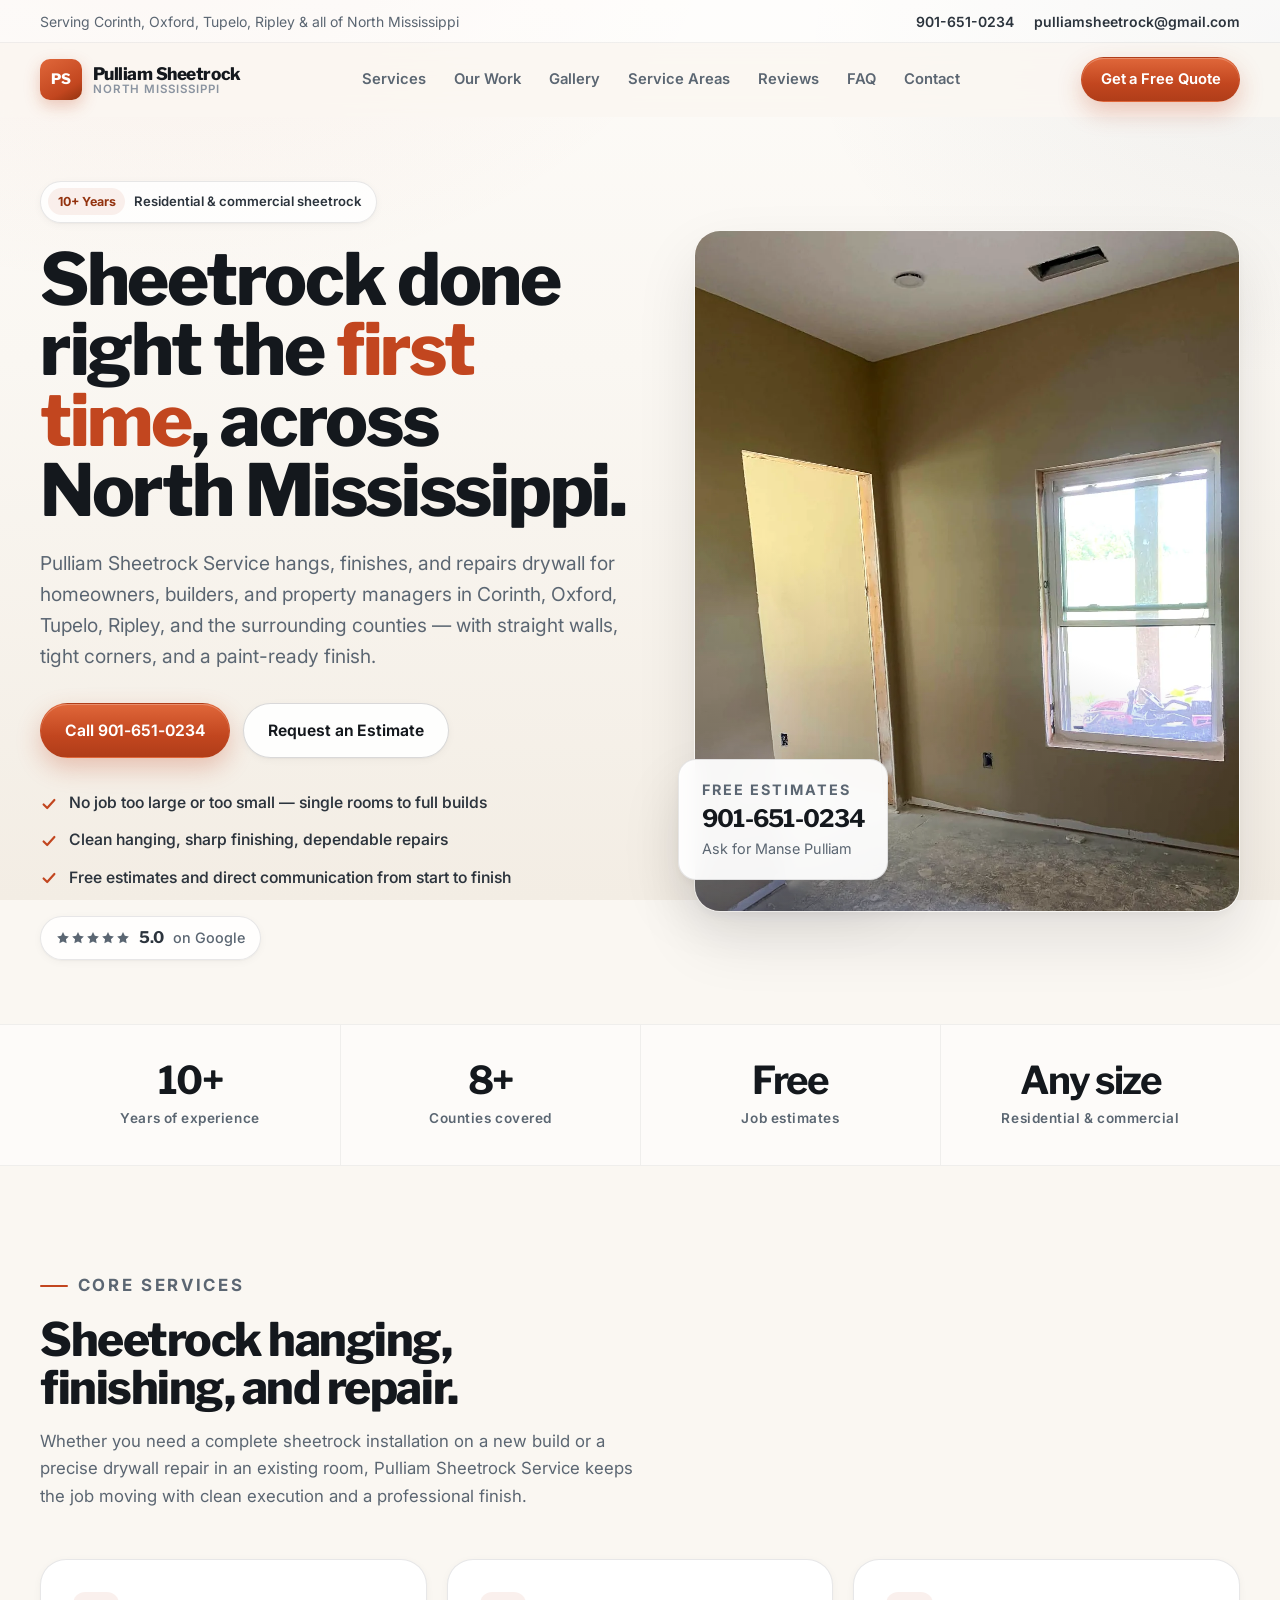
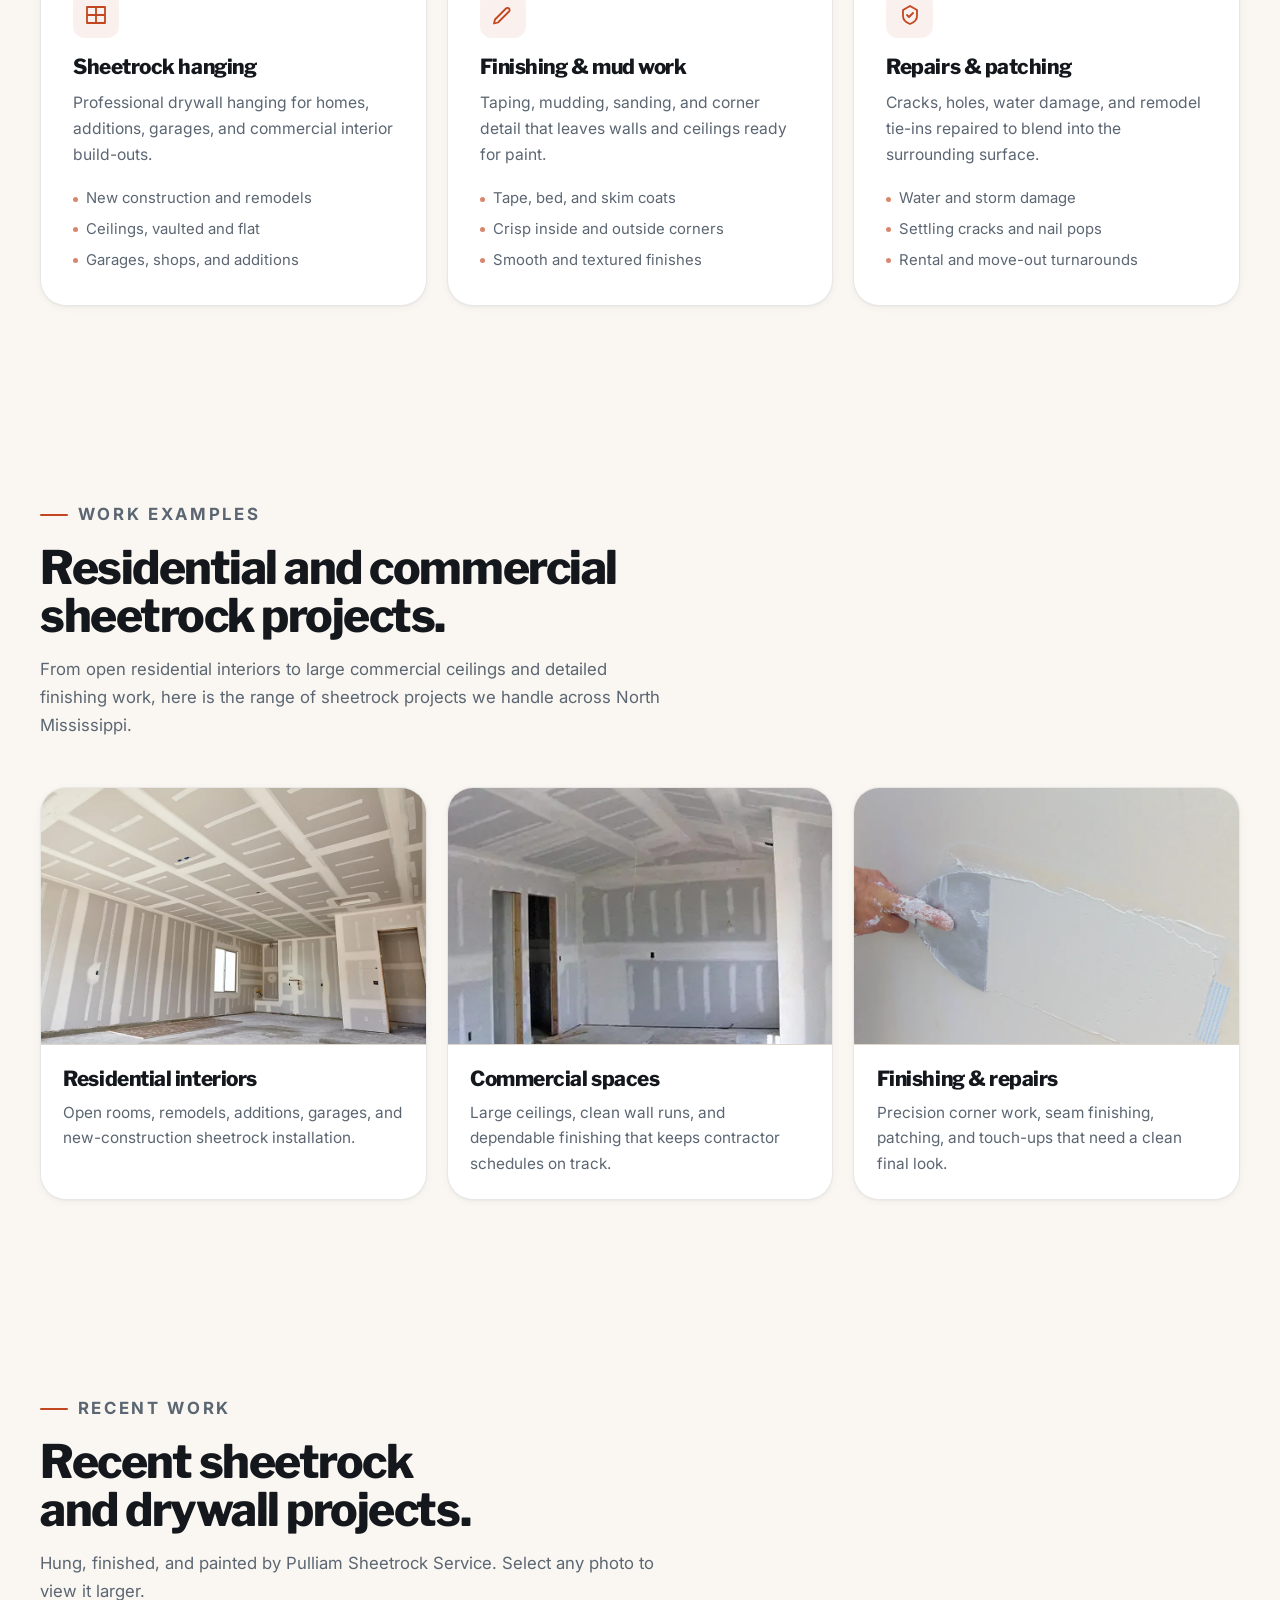
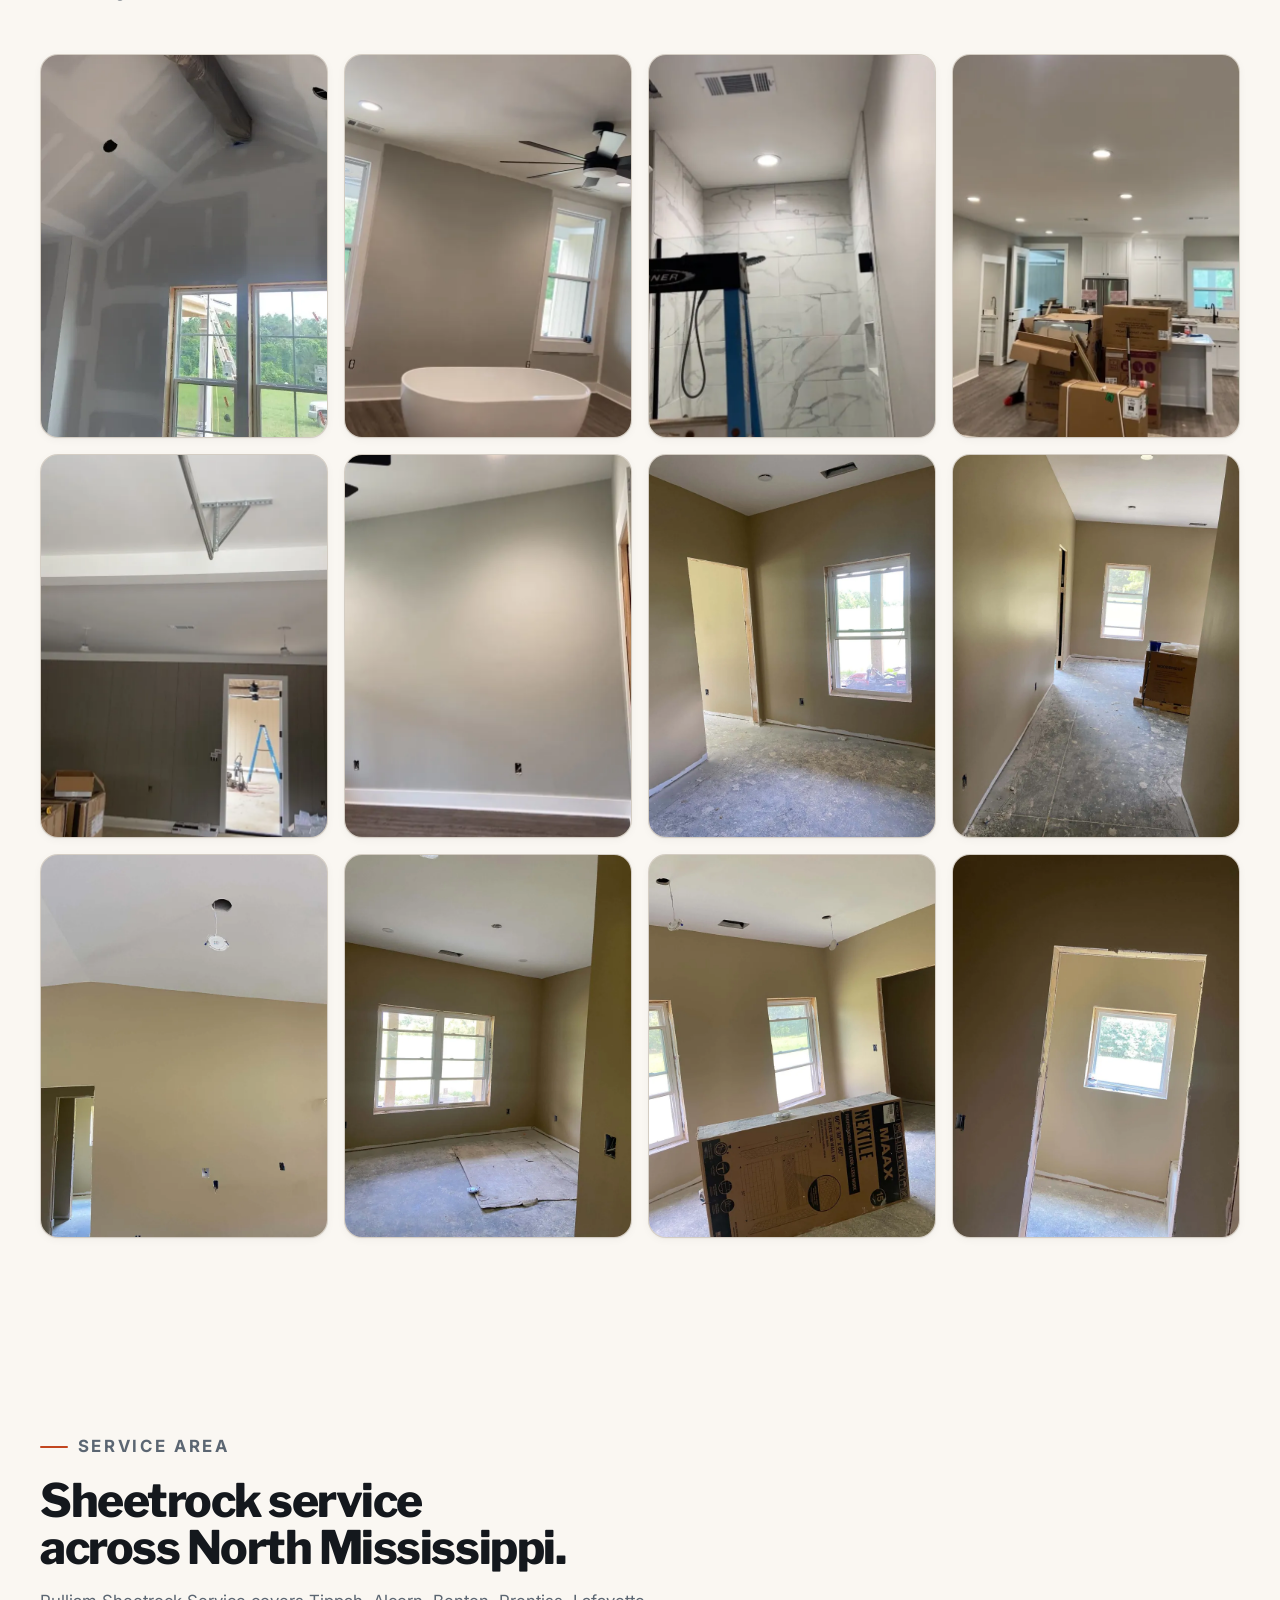
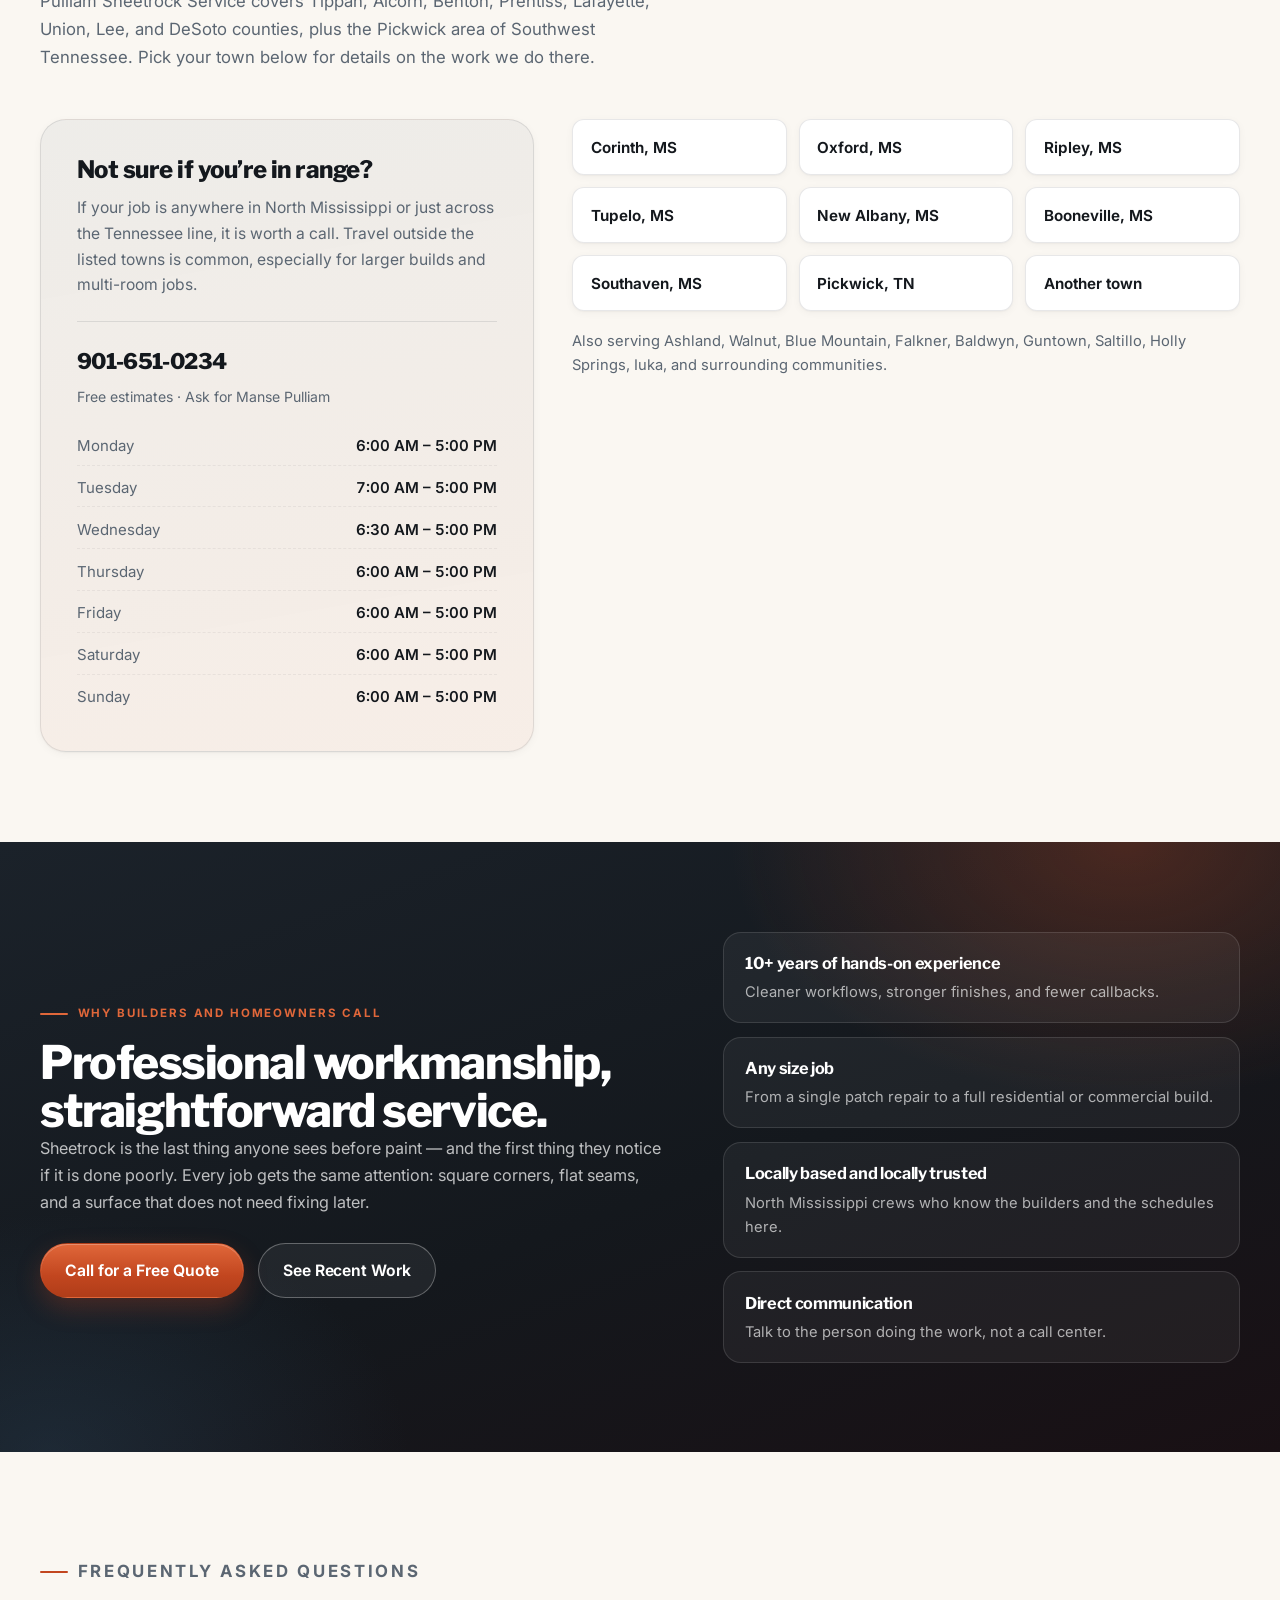
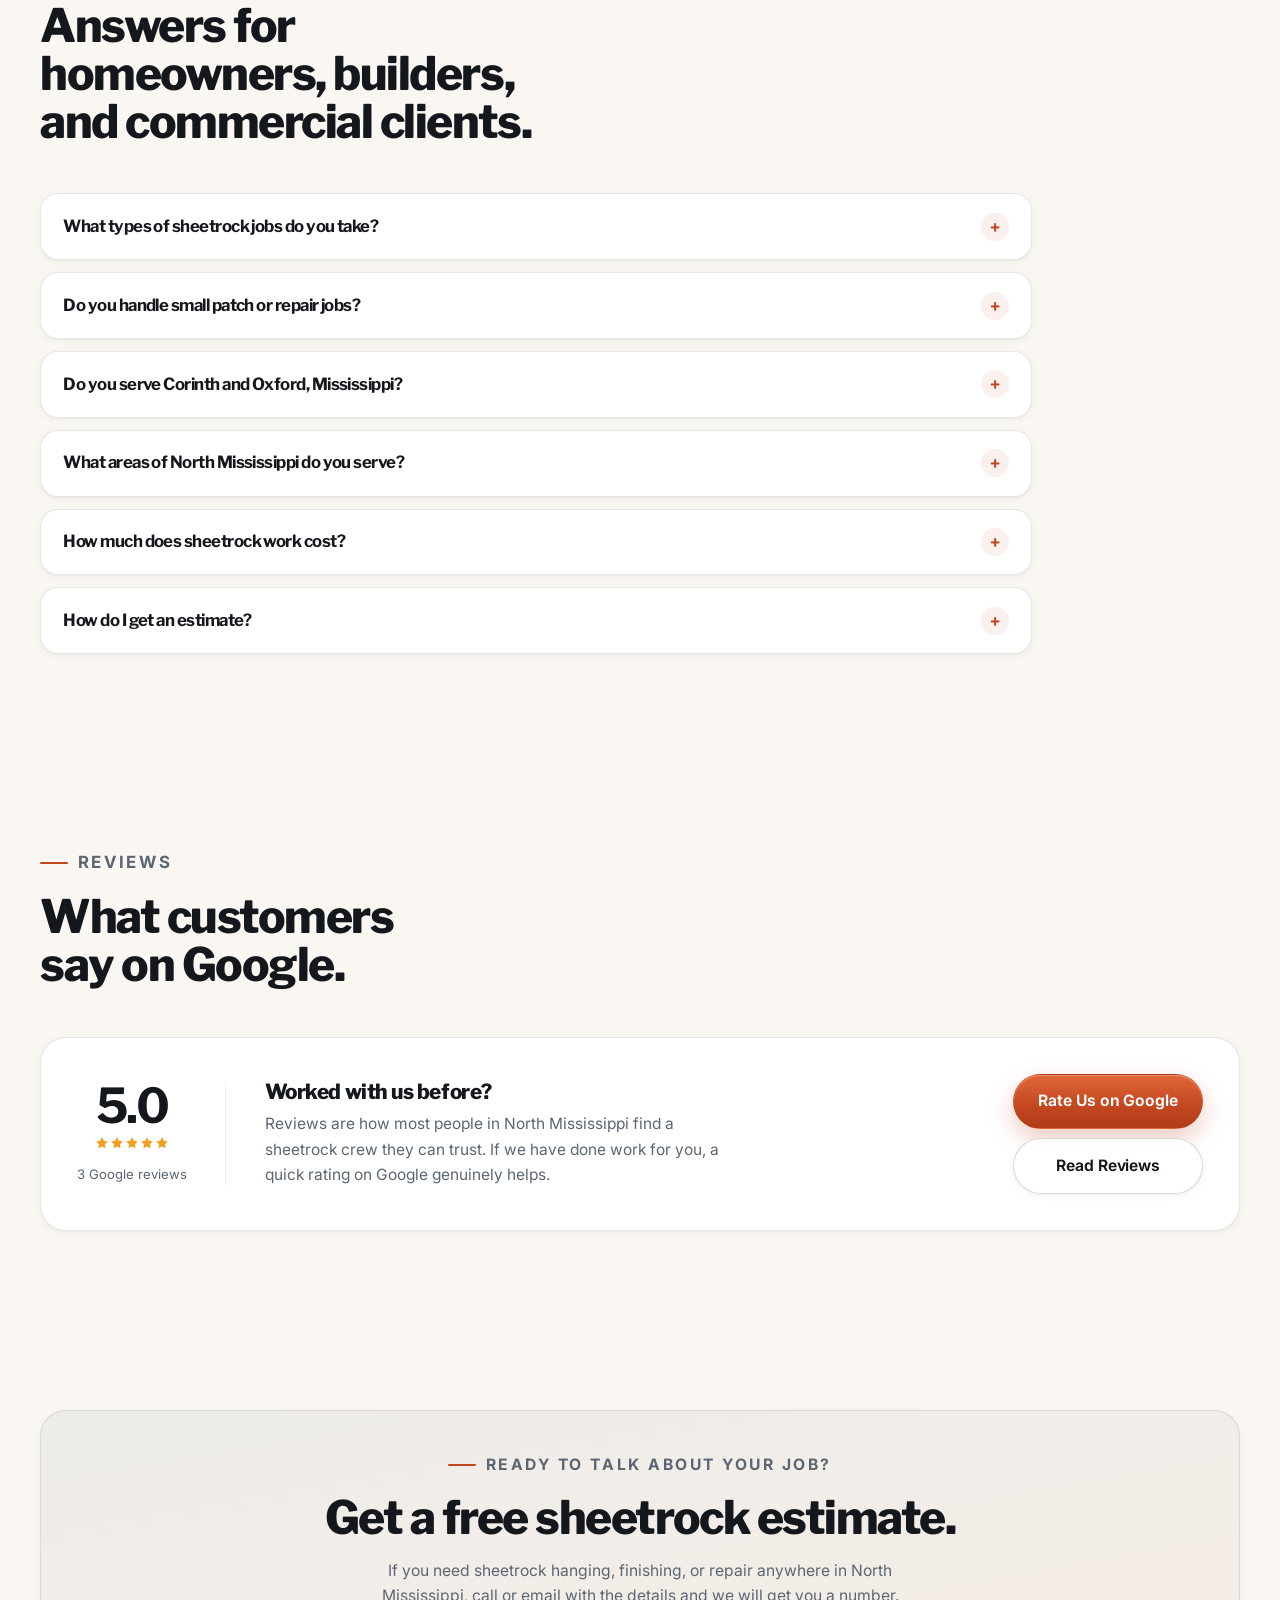
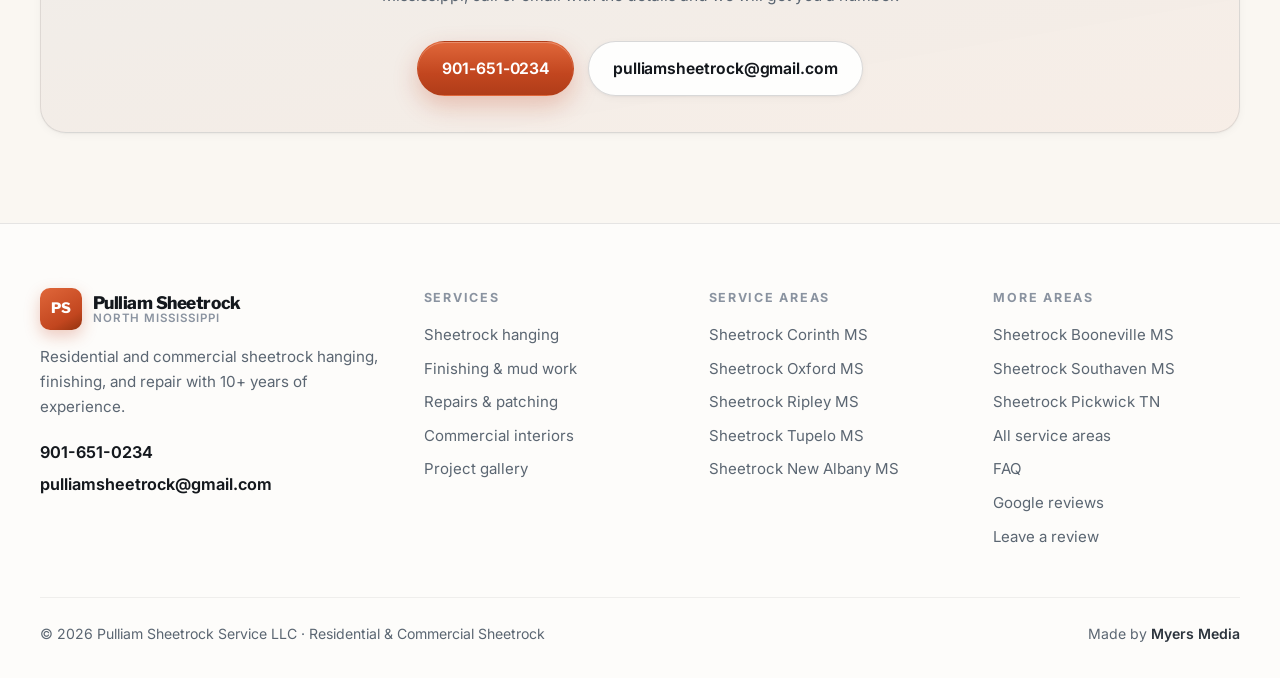
<file: index.html>
<!DOCTYPE html>
<html lang="en">
<head>
  <meta charset="UTF-8">
  <meta name="viewport" content="width=device-width, initial-scale=1.0">
  <title>Sheetrock Contractor in North Mississippi | Pulliam Sheetrock Service</title>
  <meta name="description" content="Sheetrock hanging, finishing &amp; repair in Corinth, Oxford, Tupelo, Ripley and across North Mississippi. Free estimates — call 901-651-0234.">
  <meta name="robots" content="index, follow, max-image-preview:large, max-snippet:-1">
  <meta name="theme-color" content="#c2461f">
  <link rel="canonical" href="https://www.pulliamsheetrock.com/">

  <meta property="og:type" content="website">
  <meta property="og:url" content="https://www.pulliamsheetrock.com/">
  <meta property="og:site_name" content="Pulliam Sheetrock Service">
  <meta property="og:locale" content="en_US">
  <meta property="og:title" content="Sheetrock Contractor in Corinth, Oxford &amp; North Mississippi">
  <meta property="og:description" content="Professional sheetrock hanging, finishing, and repair work with 10+ years of experience. Serving Corinth, Oxford, Tupelo, Ripley, and all of North Mississippi.">
  <meta property="og:image" content="https://www.pulliamsheetrock.com/assets/og-image.png">
  <meta property="og:image:alt" content="Pulliam Sheetrock Service branded share graphic">
  <meta property="og:image:width" content="1200">
  <meta property="og:image:height" content="630">
  <meta name="twitter:card" content="summary_large_image">
  <meta name="twitter:title" content="Sheetrock Contractor in Corinth, Oxford &amp; North Mississippi">
  <meta name="twitter:description" content="Professional sheetrock hanging, finishing, and repairs across North Mississippi. 10+ years experience.">
  <meta name="twitter:image" content="https://www.pulliamsheetrock.com/assets/og-image.png">

  <link rel="icon" href="assets/favicon.svg" type="image/svg+xml">
  <link rel="preconnect" href="https://fonts.googleapis.com">
  <link rel="preconnect" href="https://fonts.gstatic.com" crossorigin>
  <link rel="preload" as="image" href="assets/hero-interior.webp" fetchpriority="high">
  <link rel="stylesheet" href="https://fonts.googleapis.com/css2?family=Inter:wght@400..700&family=Libre+Franklin:wght@700..800&display=swap">
  <link rel="stylesheet" href="styles.css?v=6">
  <script>document.documentElement.className += " js";</script>

  <script type="application/ld+json">
  {
    "@context": "https://schema.org",
    "@graph": [
      {
        "@type": "GeneralContractor",
        "@id": "https://www.pulliamsheetrock.com/#business",
        "name": "Pulliam Sheetrock Service",
        "legalName": "Pulliam Sheetrock Service LLC",
        "alternateName": ["Pulliam Sheetrock", "Pulliam Sheetrock Service LLC"],
        "url": "https://www.pulliamsheetrock.com/",
        "description": "Sheetrock hanging, finishing, and repair services for residential and commercial jobs in Corinth, Oxford, Tupelo, Ripley, and across North Mississippi and Southwest Tennessee.",
        "image": "https://www.pulliamsheetrock.com/assets/og-image.png",
        "logo": "https://www.pulliamsheetrock.com/assets/logo-badge.svg",
        "telephone": "+1-901-651-0234",
        "email": "pulliamsheetrock@gmail.com",
        "priceRange": "$$",
        "founder": { "@type": "Person", "name": "Manse Pulliam" },
        "address": {
          "@type": "PostalAddress",
          "addressRegion": "MS",
          "addressCountry": "US"
        },
        "geo": {
          "@type": "GeoCoordinates",
          "latitude": 34.6442731,
          "longitude": -89.0303964
        },
        "hasMap": "https://www.google.com/maps?cid=15387246880298957759",
        "sameAs": ["https://www.google.com/maps?cid=15387246880298957759"],
        "openingHoursSpecification": [
          { "@type": "OpeningHoursSpecification", "dayOfWeek": "Monday", "opens": "06:00", "closes": "17:00" },
          { "@type": "OpeningHoursSpecification", "dayOfWeek": "Tuesday", "opens": "07:00", "closes": "17:00" },
          { "@type": "OpeningHoursSpecification", "dayOfWeek": "Wednesday", "opens": "06:30", "closes": "17:00" },
          { "@type": "OpeningHoursSpecification", "dayOfWeek": "Thursday", "opens": "06:00", "closes": "17:00" },
          { "@type": "OpeningHoursSpecification", "dayOfWeek": "Friday", "opens": "06:00", "closes": "17:00" },
          { "@type": "OpeningHoursSpecification", "dayOfWeek": "Saturday", "opens": "06:00", "closes": "17:00" },
          { "@type": "OpeningHoursSpecification", "dayOfWeek": "Sunday", "opens": "06:00", "closes": "17:00" }
        ],
        "areaServed": [
          { "@type": "City", "name": "Corinth", "addressRegion": "MS" },
          { "@type": "City", "name": "Oxford", "addressRegion": "MS" },
          { "@type": "City", "name": "Ripley", "addressRegion": "MS" },
          { "@type": "City", "name": "Tupelo", "addressRegion": "MS" },
          { "@type": "City", "name": "New Albany", "addressRegion": "MS" },
          { "@type": "City", "name": "Booneville", "addressRegion": "MS" },
          { "@type": "City", "name": "Southaven", "addressRegion": "MS" },
          { "@type": "City", "name": "Pickwick", "addressRegion": "TN" },
          { "@type": "AdministrativeArea", "name": "Tippah County, Mississippi" },
          { "@type": "AdministrativeArea", "name": "Alcorn County, Mississippi" },
          { "@type": "AdministrativeArea", "name": "Benton County, Mississippi" },
          { "@type": "AdministrativeArea", "name": "Prentiss County, Mississippi" },
          { "@type": "AdministrativeArea", "name": "Lafayette County, Mississippi" },
          { "@type": "AdministrativeArea", "name": "Union County, Mississippi" },
          { "@type": "AdministrativeArea", "name": "Lee County, Mississippi" },
          { "@type": "AdministrativeArea", "name": "DeSoto County, Mississippi" }
        ],
        "knowsAbout": [
          "Sheetrock hanging",
          "Drywall finishing",
          "Taping and mudding",
          "Drywall repair",
          "Texture and touch-up"
        ],
        "hasOfferCatalog": {
          "@type": "OfferCatalog",
          "name": "Sheetrock and drywall services",
          "itemListElement": [
            {
              "@type": "Offer",
              "itemOffered": {
                "@type": "Service",
                "name": "Sheetrock Hanging",
                "description": "Drywall hanging for new homes, remodels, additions, garages, and commercial interior build-outs."
              }
            },
            {
              "@type": "Offer",
              "itemOffered": {
                "@type": "Service",
                "name": "Drywall Finishing and Mud Work",
                "description": "Taping, mudding, sanding, and corner detail that leaves walls and ceilings ready for paint."
              }
            },
            {
              "@type": "Offer",
              "itemOffered": {
                "@type": "Service",
                "name": "Sheetrock Repair and Patching",
                "description": "Cracks, holes, water damage, remodel tie-ins, and patch work blended into the surrounding surface."
              }
            }
          ]
        }
      },
      {
        "@type": "WebSite",
        "@id": "https://www.pulliamsheetrock.com/#website",
        "url": "https://www.pulliamsheetrock.com/",
        "name": "Pulliam Sheetrock Service",
        "publisher": { "@id": "https://www.pulliamsheetrock.com/#business" },
        "inLanguage": "en-US"
      },
      {
        "@type": "FAQPage",
        "@id": "https://www.pulliamsheetrock.com/#faq",
        "mainEntity": [
          {
            "@type": "Question",
            "name": "What types of sheetrock jobs do you take?",
            "acceptedAnswer": {
              "@type": "Answer",
              "text": "Pulliam Sheetrock Service handles sheetrock hanging, finishing, and repairs for residential and commercial spaces, from single-room patches to full new-construction interiors."
            }
          },
          {
            "@type": "Question",
            "name": "Do you handle small patch or repair jobs?",
            "acceptedAnswer": {
              "@type": "Answer",
              "text": "Yes. No job is too large or too small. Small drywall repairs and finishing corrections are handled right alongside full installs."
            }
          },
          {
            "@type": "Question",
            "name": "Do you serve Corinth and Oxford, Mississippi?",
            "acceptedAnswer": {
              "@type": "Answer",
              "text": "Yes. Pulliam Sheetrock Service works throughout Corinth and Alcorn County, Oxford and Lafayette County, and the surrounding North Mississippi area, including Ripley, Tupelo, New Albany, Booneville, and Southaven."
            }
          },
          {
            "@type": "Question",
            "name": "What areas of North Mississippi do you serve?",
            "acceptedAnswer": {
              "@type": "Answer",
              "text": "Tippah, Alcorn, Benton, Prentiss, Lafayette, Union, Lee, and DeSoto counties in Mississippi, plus the Pickwick area of Southwest Tennessee."
            }
          },
          {
            "@type": "Question",
            "name": "How much does sheetrock work cost?",
            "acceptedAnswer": {
              "@type": "Answer",
              "text": "Pricing depends on square footage, ceiling height, the level of finish, and how much prep or repair the job needs. Estimates are free. Call 901-651-0234 with the details of your project."
            }
          },
          {
            "@type": "Question",
            "name": "How do I get an estimate?",
            "acceptedAnswer": {
              "@type": "Answer",
              "text": "Call Manse Pulliam at 901-651-0234 or email pulliamsheetrock@gmail.com with your location, room count, and timeline."
            }
          }
        ]
      }
    ]
  }
  </script>
</head>
<body>

  <div class="topbar">
    <div class="topbar-inner">
      <p>Serving Corinth, Oxford, Tupelo, Ripley &amp; all of North Mississippi</p>
      <div class="topbar-links">
        <a href="tel:+19016510234">901-651-0234</a>
        <a href="mailto:pulliamsheetrock@gmail.com">pulliamsheetrock@gmail.com</a>
      </div>
    </div>
  </div>

  <header class="site-header">
    <nav class="navbar" aria-label="Main">
      <a href="/" class="nav-brand" aria-label="Pulliam Sheetrock Service home">
        <span class="nav-brand-mark" aria-hidden="true">PS</span>
        <span class="nav-brand-text">
          <strong>Pulliam Sheetrock</strong>
          <span>North Mississippi</span>
        </span>
      </a>

      <div class="nav-links" id="nav-links">
        <a href="#services">Services</a>
        <a href="#work">Our Work</a>
        <a href="#gallery">Gallery</a>
        <a href="#areas">Service Areas</a>
        <a href="#reviews">Reviews</a>
        <a href="#faq">FAQ</a>
        <a href="#contact">Contact</a>
      </div>

      <div class="nav-actions">
        <a class="button button-primary nav-cta" href="tel:+19016510234">Get a Free Quote</a>
        <button class="nav-toggle" type="button" aria-expanded="false" aria-controls="nav-links" aria-label="Toggle navigation menu">
          <span></span>
        </button>
      </div>
    </nav>
  </header>

  <main>

    <!-- ============================ Hero ============================ -->
    <section class="hero container">
      <div class="hero-grid">
        <div>
          <span class="hero-badge"><b>10+ Years</b> Residential &amp; commercial sheetrock</span>
          <h1>Sheetrock done right the <span class="accent">first time</span>, across North Mississippi.</h1>
          <p class="lead">
            Pulliam Sheetrock Service hangs, finishes, and repairs drywall for homeowners, builders, and property managers in Corinth, Oxford, Tupelo, Ripley, and the surrounding counties &mdash; with straight walls, tight corners, and a paint-ready finish.
          </p>

          <div class="hero-actions">
            <a class="button button-primary" href="tel:+19016510234">Call 901-651-0234</a>
            <a class="button button-secondary" href="mailto:pulliamsheetrock@gmail.com">Request an Estimate</a>
          </div>

          <ul class="hero-points">
            <li>
              <svg width="18" height="18" viewBox="0 0 20 20" fill="none" aria-hidden="true"><path d="M4 10.5l4 4 8-9" stroke="currentColor" stroke-width="2.4" stroke-linecap="round" stroke-linejoin="round"/></svg>
              <span>No job too large or too small &mdash; single rooms to full builds</span>
            </li>
            <li>
              <svg width="18" height="18" viewBox="0 0 20 20" fill="none" aria-hidden="true"><path d="M4 10.5l4 4 8-9" stroke="currentColor" stroke-width="2.4" stroke-linecap="round" stroke-linejoin="round"/></svg>
              <span>Clean hanging, sharp finishing, dependable repairs</span>
            </li>
            <li>
              <svg width="18" height="18" viewBox="0 0 20 20" fill="none" aria-hidden="true"><path d="M4 10.5l4 4 8-9" stroke="currentColor" stroke-width="2.4" stroke-linecap="round" stroke-linejoin="round"/></svg>
              <span>Free estimates and direct communication from start to finish</span>
            </li>
          </ul>

          <a class="rating-inline" href="https://www.google.com/maps?cid=15387246880298957759" target="_blank" rel="noopener"
             aria-label="Rated 5.0 out of 5 on Google. Read our reviews.">
            <span class="stars" aria-hidden="true"><svg width="14" height="14" viewBox="0 0 20 20" fill="currentColor"><path d="M10 1.6l2.6 5.3 5.8.8-4.2 4.1 1 5.8-5.2-2.7-5.2 2.7 1-5.8L1.6 7.7l5.8-.8z"/></svg><svg width="14" height="14" viewBox="0 0 20 20" fill="currentColor"><path d="M10 1.6l2.6 5.3 5.8.8-4.2 4.1 1 5.8-5.2-2.7-5.2 2.7 1-5.8L1.6 7.7l5.8-.8z"/></svg><svg width="14" height="14" viewBox="0 0 20 20" fill="currentColor"><path d="M10 1.6l2.6 5.3 5.8.8-4.2 4.1 1 5.8-5.2-2.7-5.2 2.7 1-5.8L1.6 7.7l5.8-.8z"/></svg><svg width="14" height="14" viewBox="0 0 20 20" fill="currentColor"><path d="M10 1.6l2.6 5.3 5.8.8-4.2 4.1 1 5.8-5.2-2.7-5.2 2.7 1-5.8L1.6 7.7l5.8-.8z"/></svg><svg width="14" height="14" viewBox="0 0 20 20" fill="currentColor"><path d="M10 1.6l2.6 5.3 5.8.8-4.2 4.1 1 5.8-5.2-2.7-5.2 2.7 1-5.8L1.6 7.7l5.8-.8z"/></svg></span>
            <b>5.0</b>
            <span>on Google</span>
          </a>
        </div>

        <div class="hero-media">
          <div class="hero-media-frame">
            <img src="assets/hero-interior.webp" width="1080" height="1350"
                 alt="Freshly hung and finished sheetrock walls, ceiling, and window return in a North Mississippi home"
                 fetchpriority="high" decoding="async">
          </div>
          <div class="hero-card">
            <span class="hero-card-label">Free estimates</span>
            <strong>901-651-0234</strong>
            <span>Ask for Manse Pulliam</span>
          </div>
        </div>
      </div>
    </section>

    <!-- ============================ Stats ============================ -->
    <section class="stats" aria-label="Business at a glance">
      <div class="container">
        <div class="stats-grid">
          <div class="stat"><strong>10+</strong><span>Years of experience</span></div>
          <div class="stat"><strong>8+</strong><span>Counties covered</span></div>
          <div class="stat"><strong>Free</strong><span>Job estimates</span></div>
          <div class="stat"><strong>Any size</strong><span>Residential &amp; commercial</span></div>
        </div>
      </div>
    </section>

    <!-- ============================ Services ============================ -->
    <section class="section container" id="services">
      <div class="section-heading" data-reveal>
        <p class="eyebrow">Core services</p>
        <h2>Sheetrock hanging, finishing, and repair.</h2>
        <p>
          Whether you need a complete sheetrock installation on a new build or a precise drywall repair in an existing room, Pulliam Sheetrock Service keeps the job moving with clean execution and a professional finish.
        </p>
      </div>

      <div class="card-grid">
        <article class="card" data-reveal>
          <span class="card-icon" aria-hidden="true">
            <svg width="24" height="24" viewBox="0 0 24 24" fill="none"><path d="M3 4h18v16H3z" stroke="currentColor" stroke-width="1.8" stroke-linejoin="round"/><path d="M3 12h18M12 4v16" stroke="currentColor" stroke-width="1.8"/></svg>
          </span>
          <h3>Sheetrock hanging</h3>
          <p>Professional drywall hanging for homes, additions, garages, and commercial interior build-outs.</p>
          <ul class="card-list">
            <li>New construction and remodels</li>
            <li>Ceilings, vaulted and flat</li>
            <li>Garages, shops, and additions</li>
          </ul>
        </article>

        <article class="card" data-reveal>
          <span class="card-icon" aria-hidden="true">
            <svg width="24" height="24" viewBox="0 0 24 24" fill="none"><path d="M4 16.5L15 5.5a2.1 2.1 0 013 3L7 19.5l-4 1z" stroke="currentColor" stroke-width="1.8" stroke-linejoin="round"/></svg>
          </span>
          <h3>Finishing &amp; mud work</h3>
          <p>Taping, mudding, sanding, and corner detail that leaves walls and ceilings ready for paint.</p>
          <ul class="card-list">
            <li>Tape, bed, and skim coats</li>
            <li>Crisp inside and outside corners</li>
            <li>Smooth and textured finishes</li>
          </ul>
        </article>

        <article class="card" data-reveal>
          <span class="card-icon" aria-hidden="true">
            <svg width="24" height="24" viewBox="0 0 24 24" fill="none"><path d="M12 3l7 4v6c0 4-3 6.5-7 8-4-1.5-7-4-7-8V7z" stroke="currentColor" stroke-width="1.8" stroke-linejoin="round"/><path d="M9 12l2 2 4-4" stroke="currentColor" stroke-width="1.8" stroke-linecap="round" stroke-linejoin="round"/></svg>
          </span>
          <h3>Repairs &amp; patching</h3>
          <p>Cracks, holes, water damage, and remodel tie-ins repaired to blend into the surrounding surface.</p>
          <ul class="card-list">
            <li>Water and storm damage</li>
            <li>Settling cracks and nail pops</li>
            <li>Rental and move-out turnarounds</li>
          </ul>
        </article>
      </div>
    </section>

    <!-- ============================ Showcase ============================ -->
    <section class="section container" id="work">
      <div class="section-heading" data-reveal>
        <p class="eyebrow">Work examples</p>
        <h2>Residential and commercial sheetrock projects.</h2>
        <p>
          From open residential interiors to large commercial ceilings and detailed finishing work, here is the range of sheetrock projects we handle across North Mississippi.
        </p>
      </div>

      <div class="showcase-grid">
        <article class="showcase-card" data-reveal>
          <img src="assets/residential-interiors.webp" width="900" height="600" loading="lazy" decoding="async"
               alt="Residential sheetrock interior with finished walls and ceiling">
          <div class="showcase-copy">
            <h3>Residential interiors</h3>
            <p>Open rooms, remodels, additions, garages, and new-construction sheetrock installation.</p>
          </div>
        </article>

        <article class="showcase-card" data-reveal>
          <img src="assets/commercial-spaces.webp" width="450" height="450" loading="lazy" decoding="async"
               alt="Commercial sheetrock ceiling and wall finishing project">
          <div class="showcase-copy">
            <h3>Commercial spaces</h3>
            <p>Large ceilings, clean wall runs, and dependable finishing that keeps contractor schedules on track.</p>
          </div>
        </article>

        <article class="showcase-card" data-reveal>
          <img src="assets/finishing-repairs.webp" width="900" height="675" loading="lazy" decoding="async"
               alt="Close detail of sheetrock finishing and seam repair work">
          <div class="showcase-copy">
            <h3>Finishing &amp; repairs</h3>
            <p>Precision corner work, seam finishing, patching, and touch-ups that need a clean final look.</p>
          </div>
        </article>
      </div>
    </section>

    <!-- ============================ Gallery ============================ -->
    <section class="section container" id="gallery">
      <div class="section-heading" data-reveal>
        <p class="eyebrow">Recent work</p>
        <h2>Recent sheetrock and drywall projects.</h2>
        <p>Hung, finished, and painted by Pulliam Sheetrock Service. Select any photo to view it larger.</p>
      </div>

      <div class="gallery-grid" data-reveal>
        <figure class="gallery-card">
          <img src="assets/gallery-vaulted-drywall.webp" width="504" height="896" loading="lazy" decoding="async" alt="Vaulted ceiling sheetrock hung and mudded during construction">
          <figcaption class="gallery-overlay"><span>Vaulted Drywall &mdash; Hanging &amp; Mudding</span></figcaption>
        </figure>
        <figure class="gallery-card">
          <img src="assets/gallery-bathroom-tub.webp" width="576" height="1024" loading="lazy" decoding="async" alt="Finished master bathroom with freestanding tub and smooth drywall">
          <figcaption class="gallery-overlay"><span>Finished Bathroom &amp; Tub</span></figcaption>
        </figure>
        <figure class="gallery-card">
          <img src="assets/gallery-shower-tiling.webp" width="576" height="1024" loading="lazy" decoding="async" alt="Walk-in shower framing and tile prep against finished drywall">
          <figcaption class="gallery-overlay"><span>Custom Shower Tiling Prep</span></figcaption>
        </figure>
        <figure class="gallery-card">
          <img src="assets/gallery-kitchen-finished.webp" width="576" height="1024" loading="lazy" decoding="async" alt="Finished custom kitchen with painted drywall and ceiling">
          <figcaption class="gallery-overlay"><span>Finished Kitchen Paint &amp; Drywall</span></figcaption>
        </figure>
        <figure class="gallery-card">
          <img src="assets/gallery-bonus-room.webp" width="576" height="1024" loading="lazy" decoding="async" alt="Finished painted bonus room interior with trim work">
          <figcaption class="gallery-overlay"><span>Finished Interior &amp; Trim</span></figcaption>
        </figure>
        <figure class="gallery-card">
          <img src="assets/gallery-wall-detail.webp" width="576" height="1024" loading="lazy" decoding="async" alt="Detail of a smooth finished and painted drywall wall">
          <figcaption class="gallery-overlay"><span>Smooth Wall Finish</span></figcaption>
        </figure>
        <figure class="gallery-card">
          <img src="assets/gallery-bedroom-window.webp" width="768" height="1024" loading="lazy" decoding="async" alt="Bedroom with finished sheetrock walls, painted ceiling, and window return">
          <figcaption class="gallery-overlay"><span>Bedroom Walls &amp; Ceiling</span></figcaption>
        </figure>
        <figure class="gallery-card">
          <img src="assets/gallery-hallway-finish.webp" width="768" height="1024" loading="lazy" decoding="async" alt="Hallway with finished drywall and fresh paint leading to a window">
          <figcaption class="gallery-overlay"><span>Hallway Drywall &amp; Paint</span></figcaption>
        </figure>
        <figure class="gallery-card">
          <img src="assets/gallery-vaulted-ceiling.webp" width="768" height="1024" loading="lazy" decoding="async" alt="Vaulted ceiling finished in white above a smooth painted wall">
          <figcaption class="gallery-overlay"><span>Vaulted Ceiling Finish</span></figcaption>
        </figure>
        <figure class="gallery-card">
          <img src="assets/gallery-guest-room.webp" width="768" height="1024" loading="lazy" decoding="async" alt="Guest room with finished sheetrock corners and window returns">
          <figcaption class="gallery-overlay"><span>Guest Room Sheetrock</span></figcaption>
        </figure>
        <figure class="gallery-card">
          <img src="assets/gallery-master-suite.webp" width="768" height="1024" loading="lazy" decoding="async" alt="Master suite with finished drywall, painted walls, and recessed lighting">
          <figcaption class="gallery-overlay"><span>Master Suite Finish</span></figcaption>
        </figure>
        <figure class="gallery-card">
          <img src="assets/gallery-doorway-window.webp" width="768" height="1024" loading="lazy" decoding="async" alt="Finished doorway opening and window detail in new construction">
          <figcaption class="gallery-overlay"><span>Doorway &amp; Window Detail</span></figcaption>
        </figure>
      </div>
    </section>

    <!-- ============================ Service areas ============================ -->
    <section class="section container" id="areas">
      <div class="section-heading" data-reveal>
        <p class="eyebrow">Service area</p>
        <h2>Sheetrock service across North Mississippi.</h2>
        <p>
          Pulliam Sheetrock Service covers Tippah, Alcorn, Benton, Prentiss, Lafayette, Union, Lee, and DeSoto counties, plus the Pickwick area of Southwest Tennessee. Pick your town below for details on the work we do there.
        </p>
      </div>

      <div class="coverage-layout">
        <div class="coverage-panel" data-reveal>
          <h3>Not sure if you&rsquo;re in range?</h3>
          <p>
            If your job is anywhere in North Mississippi or just across the Tennessee line, it is worth a call. Travel outside the listed towns is common, especially for larger builds and multi-room jobs.
          </p>
          <div class="coverage-contact">
            <a href="tel:+19016510234">901-651-0234</a>
            <small>Free estimates &middot; Ask for Manse Pulliam</small>
          </div>

          <dl class="hours-list" style="margin-top:1.25rem;">
            <div><dt>Monday</dt><dd>6:00 AM &ndash; 5:00 PM</dd></div>
            <div><dt>Tuesday</dt><dd>7:00 AM &ndash; 5:00 PM</dd></div>
            <div><dt>Wednesday</dt><dd>6:30 AM &ndash; 5:00 PM</dd></div>
            <div><dt>Thursday</dt><dd>6:00 AM &ndash; 5:00 PM</dd></div>
            <div><dt>Friday</dt><dd>6:00 AM &ndash; 5:00 PM</dd></div>
            <div><dt>Saturday</dt><dd>6:00 AM &ndash; 5:00 PM</dd></div>
            <div><dt>Sunday</dt><dd>6:00 AM &ndash; 5:00 PM</dd></div>
          </dl>
        </div>

        <div class="city-grid" data-reveal>
          <a class="city-link" href="/sheetrock-corinth-ms/">Corinth, MS</a>
          <a class="city-link" href="/sheetrock-oxford-ms/">Oxford, MS</a>
          <a class="city-link" href="/sheetrock-ripley-ms/">Ripley, MS</a>
          <a class="city-link" href="/sheetrock-tupelo-ms/">Tupelo, MS</a>
          <a class="city-link" href="/sheetrock-new-albany-ms/">New Albany, MS</a>
          <a class="city-link" href="/sheetrock-booneville-ms/">Booneville, MS</a>
          <a class="city-link" href="/sheetrock-southaven-ms/">Southaven, MS</a>
          <a class="city-link" href="/sheetrock-pickwick-tn/">Pickwick, TN</a>
          <a class="city-link" href="#contact">Another town</a>
          <p class="coverage-note">
            Also serving Ashland, Walnut, Blue Mountain, Falkner, Baldwyn, Guntown, Saltillo, Holly Springs, Iuka, and surrounding communities.
          </p>
        </div>
      </div>
    </section>

    <!-- ============================ Why us (dark band) ============================ -->
    <section class="band section">
      <div class="container band-inner">
        <div data-reveal>
          <p class="eyebrow">Why builders and homeowners call</p>
          <h2>Professional workmanship, straightforward service.</h2>
          <p>
            Sheetrock is the last thing anyone sees before paint &mdash; and the first thing they notice if it is done poorly. Every job gets the same attention: square corners, flat seams, and a surface that does not need fixing later.
          </p>
          <div class="band-actions">
            <a class="button button-primary" href="tel:+19016510234">Call for a Free Quote</a>
            <a class="button button-ghost" href="#gallery">See Recent Work</a>
          </div>
        </div>

        <ul class="band-list" data-reveal>
          <li>
            <strong>10+ years of hands-on experience</strong>
            <span>Cleaner workflows, stronger finishes, and fewer callbacks.</span>
          </li>
          <li>
            <strong>Any size job</strong>
            <span>From a single patch repair to a full residential or commercial build.</span>
          </li>
          <li>
            <strong>Locally based and locally trusted</strong>
            <span>North Mississippi crews who know the builders and the schedules here.</span>
          </li>
          <li>
            <strong>Direct communication</strong>
            <span>Talk to the person doing the work, not a call center.</span>
          </li>
        </ul>
      </div>
    </section>

    <!-- ============================ FAQ ============================ -->
    <section class="section container" id="faq">
      <div class="section-heading" data-reveal>
        <p class="eyebrow">Frequently asked questions</p>
        <h2>Answers for homeowners, builders, and commercial clients.</h2>
      </div>

      <div class="faq-list" data-reveal>
        <details>
          <summary>What types of sheetrock jobs do you take?</summary>
          <p>Sheetrock hanging, finishing, and repairs for residential and commercial spaces &mdash; from single-room patches to full new-construction interiors.</p>
        </details>
        <details>
          <summary>Do you handle small patch or repair jobs?</summary>
          <p>Yes. No job is too large or too small. Small drywall repairs and finishing corrections are handled right alongside full installs.</p>
        </details>
        <details>
          <summary>Do you serve Corinth and Oxford, Mississippi?</summary>
          <p>Yes. We work throughout <a href="/sheetrock-corinth-ms/">Corinth and Alcorn County</a>, <a href="/sheetrock-oxford-ms/">Oxford and Lafayette County</a>, and the surrounding North Mississippi area including Ripley, Tupelo, New Albany, Booneville, and Southaven.</p>
        </details>
        <details>
          <summary>What areas of North Mississippi do you serve?</summary>
          <p>Tippah, Alcorn, Benton, Prentiss, Lafayette, Union, Lee, and DeSoto counties in Mississippi, plus the Pickwick area of Southwest Tennessee.</p>
        </details>
        <details>
          <summary>How much does sheetrock work cost?</summary>
          <p>Pricing depends on square footage, ceiling height, the level of finish, and how much prep or repair the job needs. Estimates are free &mdash; call <a href="tel:+19016510234">901-651-0234</a> with the details of your project.</p>
        </details>
        <details>
          <summary>How do I get an estimate?</summary>
          <p>Call Manse Pulliam at <a href="tel:+19016510234">901-651-0234</a> or email <a href="mailto:pulliamsheetrock@gmail.com">pulliamsheetrock@gmail.com</a> with your location, room count, and timeline.</p>
        </details>
      </div>
    </section>

    <!-- ============================ Reviews ============================ -->
    <section class="section container" id="reviews">
      <div class="section-heading" data-reveal>
        <p class="eyebrow">Reviews</p>
        <h2>What customers say on Google.</h2>
      </div>

      <div class="review-panel" data-reveal>
        <div class="review-score">
          <strong>5.0</strong>
          <span class="stars" aria-hidden="true"><svg width="14" height="14" viewBox="0 0 20 20" fill="currentColor"><path d="M10 1.6l2.6 5.3 5.8.8-4.2 4.1 1 5.8-5.2-2.7-5.2 2.7 1-5.8L1.6 7.7l5.8-.8z"/></svg><svg width="14" height="14" viewBox="0 0 20 20" fill="currentColor"><path d="M10 1.6l2.6 5.3 5.8.8-4.2 4.1 1 5.8-5.2-2.7-5.2 2.7 1-5.8L1.6 7.7l5.8-.8z"/></svg><svg width="14" height="14" viewBox="0 0 20 20" fill="currentColor"><path d="M10 1.6l2.6 5.3 5.8.8-4.2 4.1 1 5.8-5.2-2.7-5.2 2.7 1-5.8L1.6 7.7l5.8-.8z"/></svg><svg width="14" height="14" viewBox="0 0 20 20" fill="currentColor"><path d="M10 1.6l2.6 5.3 5.8.8-4.2 4.1 1 5.8-5.2-2.7-5.2 2.7 1-5.8L1.6 7.7l5.8-.8z"/></svg><svg width="14" height="14" viewBox="0 0 20 20" fill="currentColor"><path d="M10 1.6l2.6 5.3 5.8.8-4.2 4.1 1 5.8-5.2-2.7-5.2 2.7 1-5.8L1.6 7.7l5.8-.8z"/></svg></span>
          <small>3 Google reviews</small>
        </div>

        <div class="review-copy">
          <h3>Worked with us before?</h3>
          <p>
            Reviews are how most people in North Mississippi find a sheetrock crew they can
            trust. If we have done work for you, a quick rating on Google genuinely helps.
          </p>
        </div>

        <div class="review-actions">
          <a class="button button-primary" href="https://www.google.com/maps/place//data=!4m3!3m2!1s0x40f0ca8b9b483b0f:0xd58a7b833374fbbf!12e1" target="_blank" rel="noopener">Rate Us on Google</a>
          <a class="button button-secondary" href="https://www.google.com/maps?cid=15387246880298957759" target="_blank" rel="noopener">Read Reviews</a>
        </div>
      </div>
    </section>

    <!-- ============================ Contact ============================ -->
    <section class="section container" id="contact">
      <div class="coverage-panel" data-reveal style="text-align:center;">
        <p class="eyebrow" style="justify-content:center;">Ready to talk about your job?</p>
        <h2 style="margin-inline:auto;max-width:22ch;">Get a free sheetrock estimate.</h2>
        <p style="margin:1rem auto 0;max-width:52ch;">
          If you need sheetrock hanging, finishing, or repair anywhere in North Mississippi, call or email with the details and we will get you a number.
        </p>
        <div class="hero-actions" style="justify-content:center;">
          <a class="button button-primary" href="tel:+19016510234">901-651-0234</a>
          <a class="button button-secondary" href="mailto:pulliamsheetrock@gmail.com">pulliamsheetrock@gmail.com</a>
        </div>
      </div>
    </section>

  </main>

  <!-- ============================ Footer ============================ -->
  <footer class="footer">
    <div class="container">
      <div class="footer-grid">
        <div class="footer-brand">
          <a href="/" class="nav-brand">
            <span class="nav-brand-mark" aria-hidden="true">PS</span>
            <span class="nav-brand-text">
              <strong>Pulliam Sheetrock</strong>
              <span>North Mississippi</span>
            </span>
          </a>
          <p>Residential and commercial sheetrock hanging, finishing, and repair with 10+ years of experience.</p>
          <div class="footer-contact">
            <a href="tel:+19016510234">901-651-0234</a>
            <a href="mailto:pulliamsheetrock@gmail.com">pulliamsheetrock@gmail.com</a>
          </div>
        </div>

        <div class="footer-col">
          <h4>Services</h4>
          <ul>
            <li><a href="/#services">Sheetrock hanging</a></li>
            <li><a href="/#services">Finishing &amp; mud work</a></li>
            <li><a href="/#services">Repairs &amp; patching</a></li>
            <li><a href="/#work">Commercial interiors</a></li>
            <li><a href="/#gallery">Project gallery</a></li>
          </ul>
        </div>

        <div class="footer-col">
          <h4>Service areas</h4>
          <ul>
            <li><a href="/sheetrock-corinth-ms/">Sheetrock Corinth MS</a></li>
            <li><a href="/sheetrock-oxford-ms/">Sheetrock Oxford MS</a></li>
            <li><a href="/sheetrock-ripley-ms/">Sheetrock Ripley MS</a></li>
            <li><a href="/sheetrock-tupelo-ms/">Sheetrock Tupelo MS</a></li>
            <li><a href="/sheetrock-new-albany-ms/">Sheetrock New Albany MS</a></li>
          </ul>
        </div>

        <div class="footer-col">
          <h4>More areas</h4>
          <ul>
            <li><a href="/sheetrock-booneville-ms/">Sheetrock Booneville MS</a></li>
            <li><a href="/sheetrock-southaven-ms/">Sheetrock Southaven MS</a></li>
            <li><a href="/sheetrock-pickwick-tn/">Sheetrock Pickwick TN</a></li>
            <li><a href="/#areas">All service areas</a></li>
            <li><a href="/#faq">FAQ</a></li>
            <li><a href="https://www.google.com/maps?cid=15387246880298957759" target="_blank" rel="noopener">Google reviews</a></li>
            <li><a href="https://www.google.com/maps/place//data=!4m3!3m2!1s0x40f0ca8b9b483b0f:0xd58a7b833374fbbf!12e1" target="_blank" rel="noopener">Leave a review</a></li>
          </ul>
        </div>
      </div>

      <div class="footer-bottom">
        <p>&copy; <span id="year">2026</span> Pulliam Sheetrock Service LLC &middot; Residential &amp; Commercial Sheetrock</p>
        <p>Made by <a href="https://myersgroupmedia.com" target="_blank" rel="noopener">Myers Media</a></p>
      </div>
    </div>
  </footer>

  <a class="floating-call" href="tel:+19016510234" aria-label="Call Pulliam Sheetrock Service at 901-651-0234">Call 901-651-0234</a>

  <script src="script.js?v=6" defer></script>
</body>
</html>
</file>
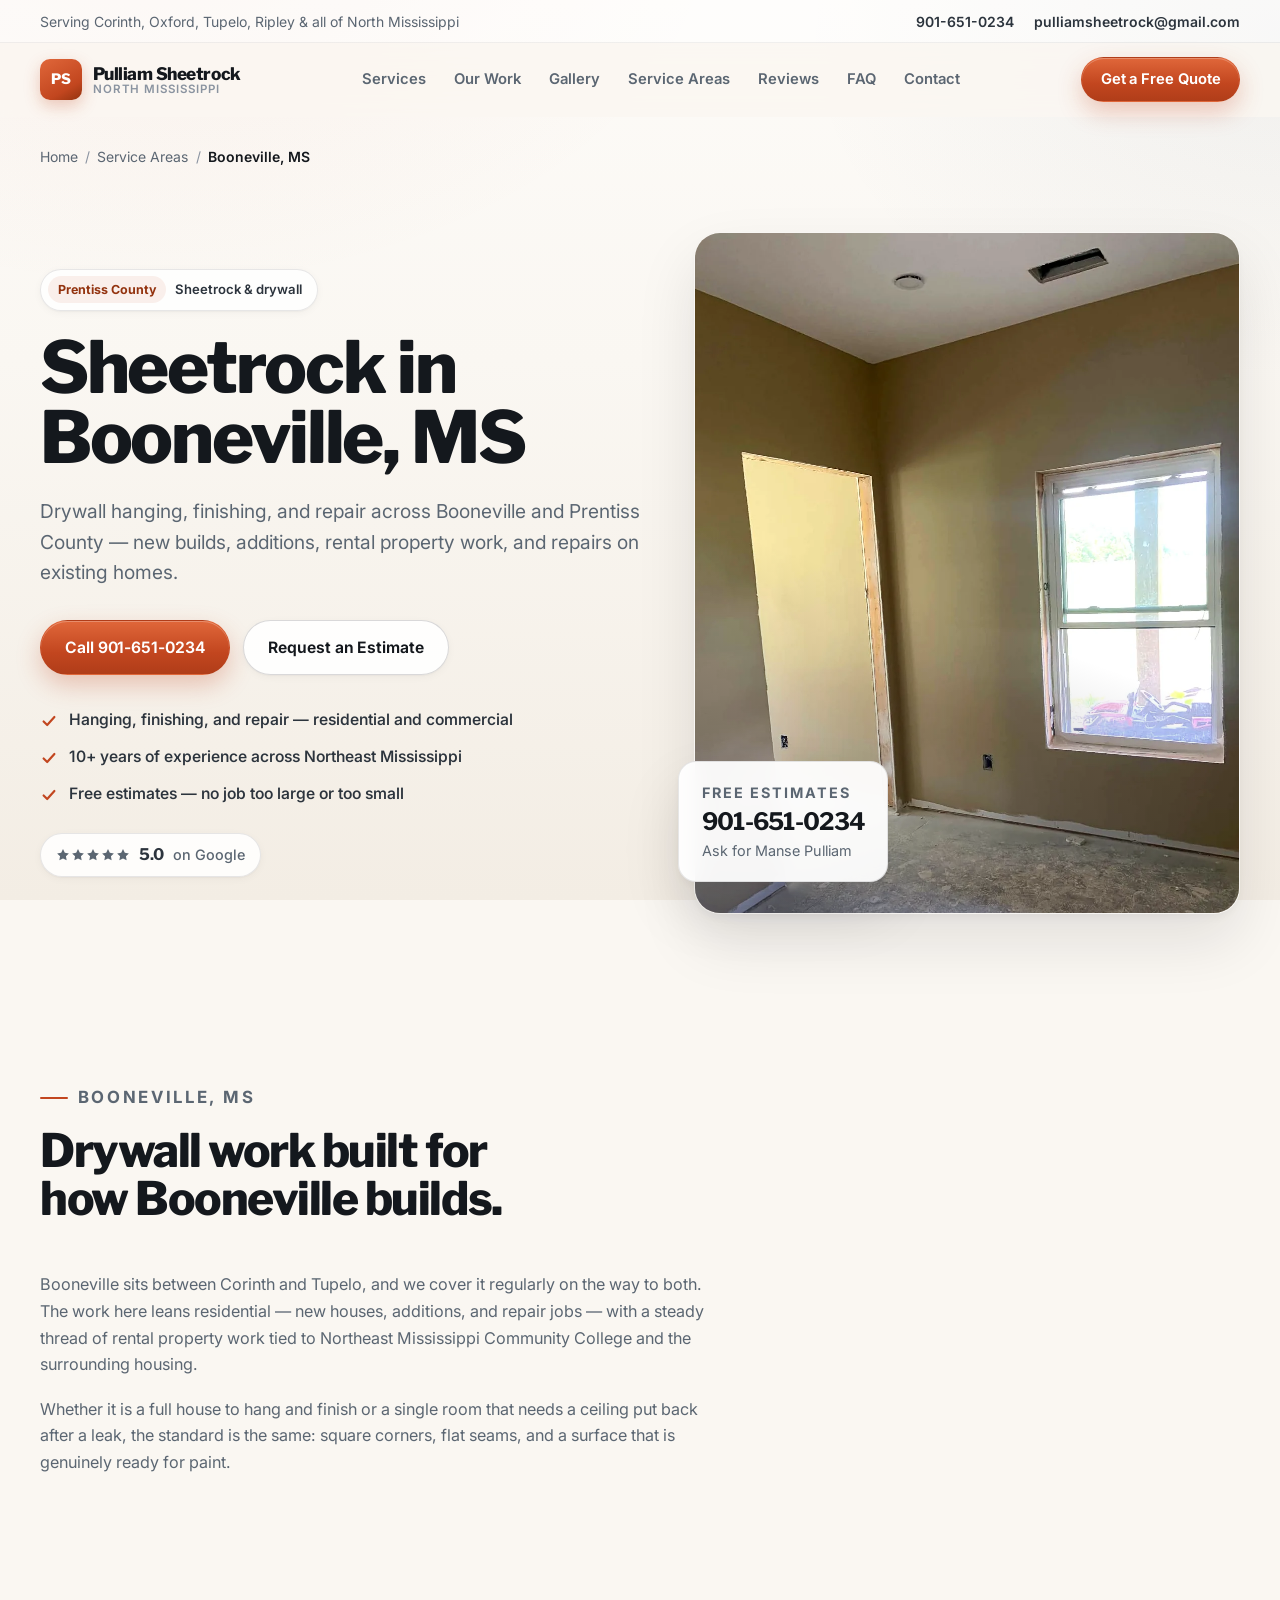
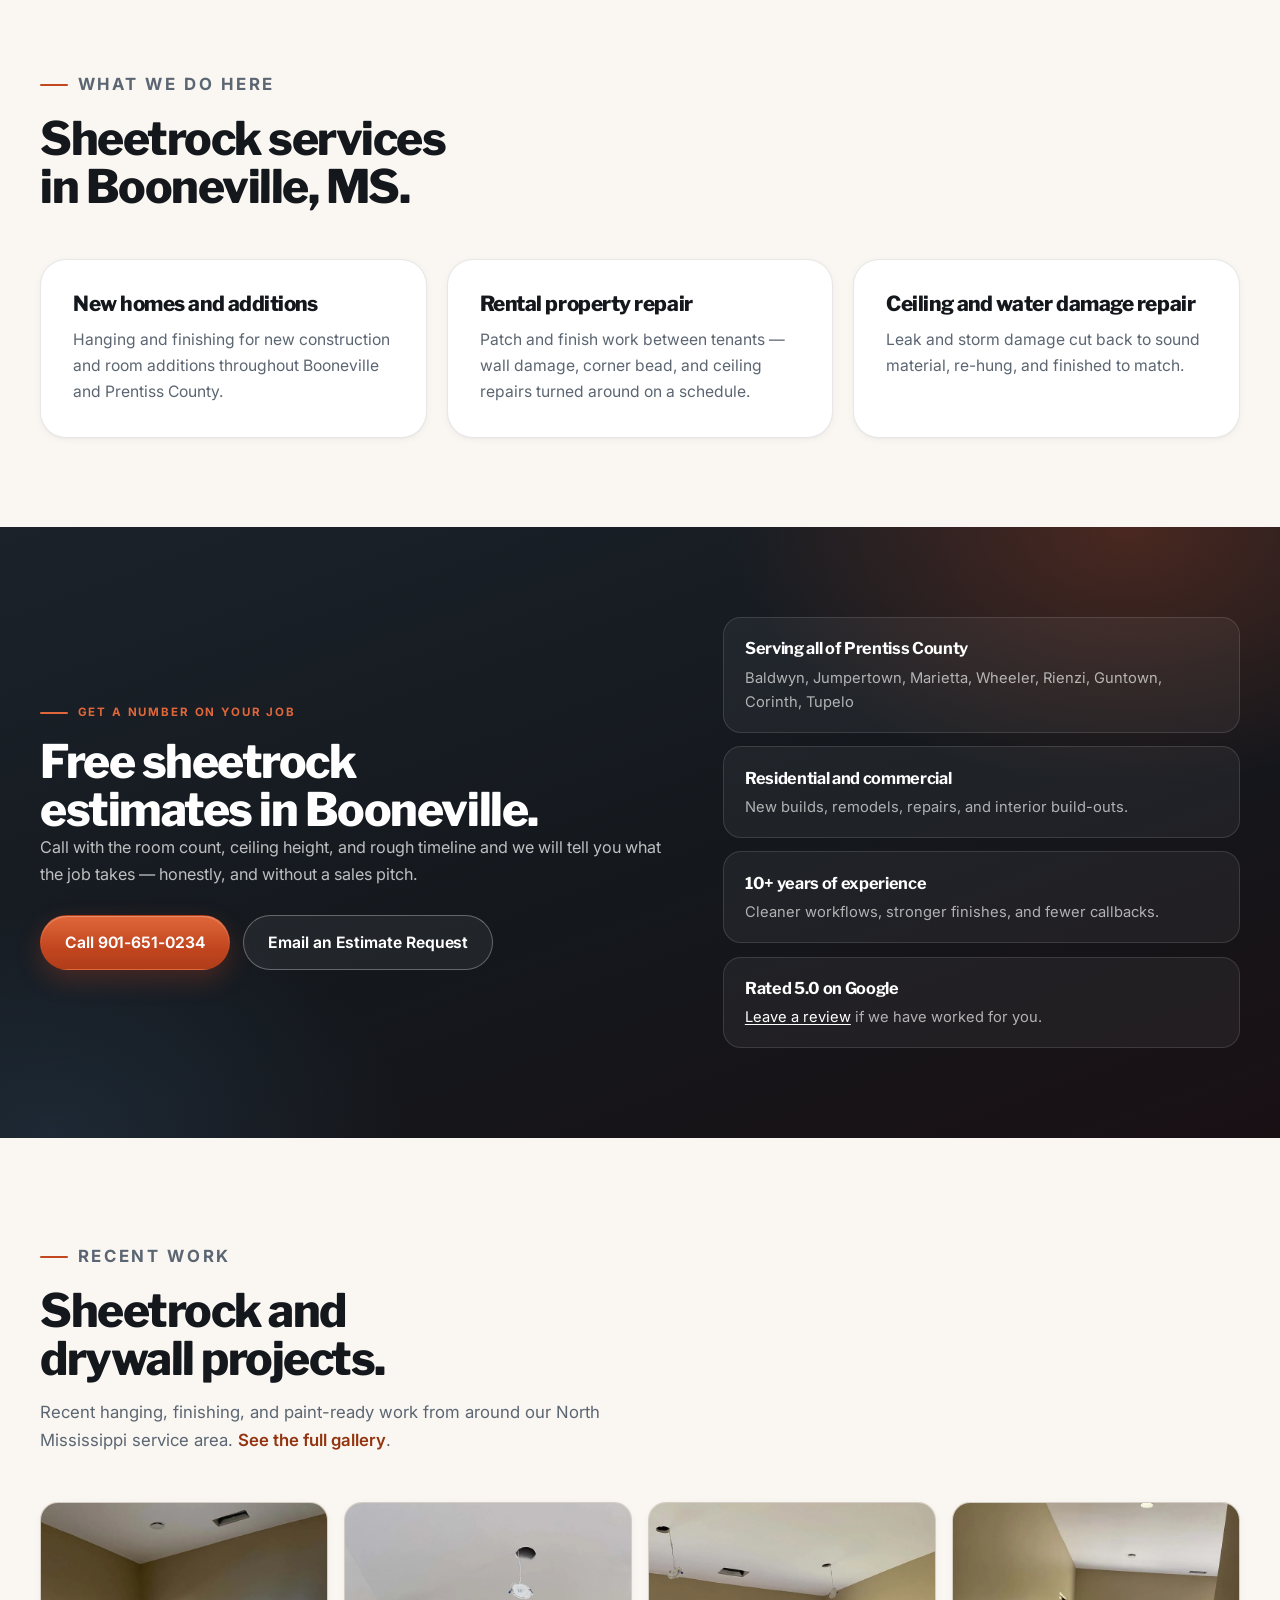
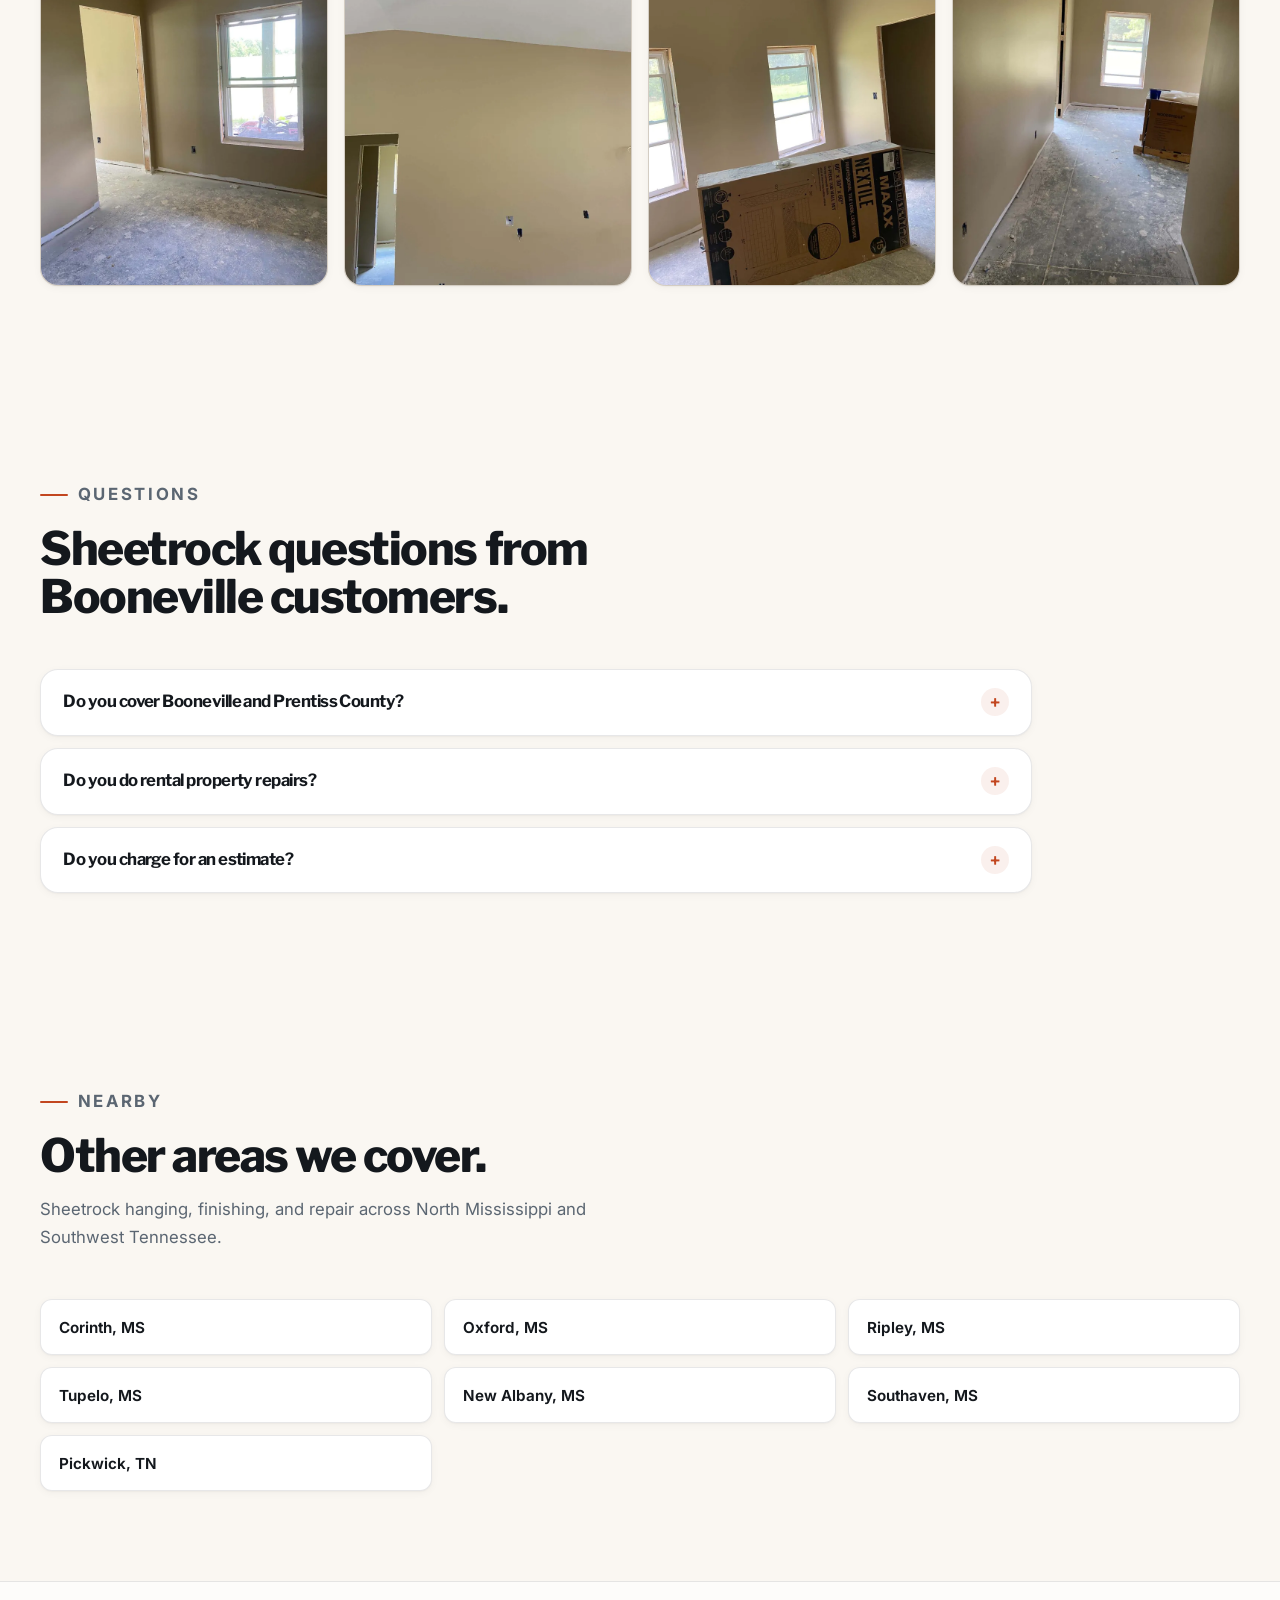
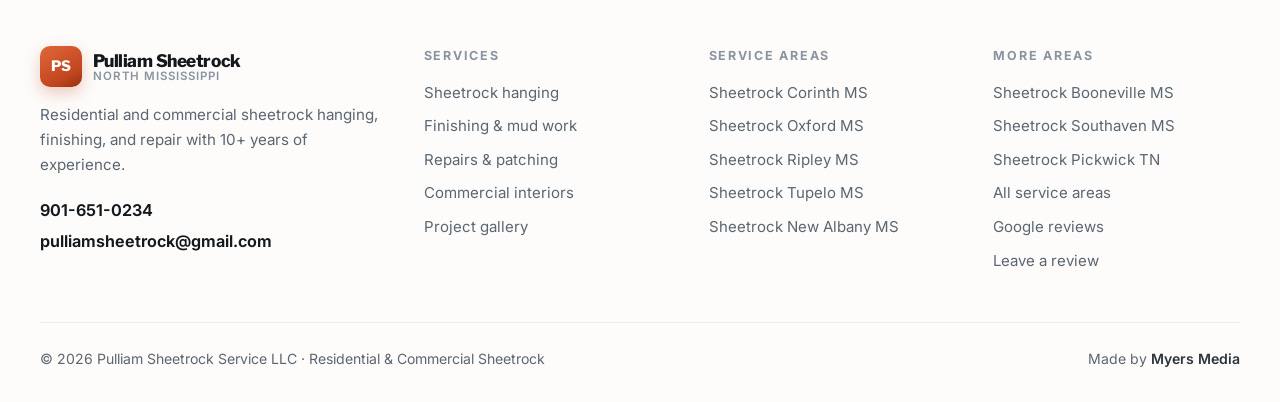
<file: sheetrock-booneville-ms/index.html>
<!DOCTYPE html>
<html lang="en">
<head>
  <meta charset="UTF-8">
  <meta name="viewport" content="width=device-width, initial-scale=1.0">
  <title>Sheetrock Booneville MS | Drywall Hanging, Finishing &amp; Repair</title>
  <meta name="description" content="Sheetrock contractor in Booneville, MS and Prentiss County. Drywall hanging, finishing, and repair for homes, rentals, and businesses. Call 901-651-0234.">
  <meta name="robots" content="index, follow, max-image-preview:large, max-snippet:-1">
  <meta name="theme-color" content="#c2461f">
  <link rel="canonical" href="https://www.pulliamsheetrock.com/sheetrock-booneville-ms/">

  <meta property="og:type" content="website">
  <meta property="og:url" content="https://www.pulliamsheetrock.com/sheetrock-booneville-ms/">
  <meta property="og:site_name" content="Pulliam Sheetrock Service">
  <meta property="og:locale" content="en_US">
  <meta property="og:title" content="Sheetrock Booneville MS | Pulliam Sheetrock Service">
  <meta property="og:description" content="Sheetrock contractor in Booneville, MS and Prentiss County. Drywall hanging, finishing, and repair for homes, rentals, and businesses. Call 901-651-0234.">
  <meta property="og:image" content="https://www.pulliamsheetrock.com/assets/og-image.png">
  <meta property="og:image:width" content="1200">
  <meta property="og:image:height" content="630">
  <meta name="twitter:card" content="summary_large_image">
  <meta name="twitter:title" content="Sheetrock Booneville MS">
  <meta name="twitter:description" content="Sheetrock contractor in Booneville, MS and Prentiss County. Drywall hanging, finishing, and repair for homes, rentals, and businesses. Call 901-651-0234.">
  <meta name="twitter:image" content="https://www.pulliamsheetrock.com/assets/og-image.png">

  <link rel="icon" href="/assets/favicon.svg" type="image/svg+xml">
  <link rel="preconnect" href="https://fonts.googleapis.com">
  <link rel="preconnect" href="https://fonts.gstatic.com" crossorigin>
  <link rel="preload" as="image" href="/assets/hero-interior.webp" fetchpriority="high">
  <link rel="stylesheet" href="https://fonts.googleapis.com/css2?family=Inter:wght@400..700&family=Libre+Franklin:wght@700..800&display=swap">
  <link rel="stylesheet" href="/styles.css?v=6">
  <script>document.documentElement.className += " js";</script>

  <script type="application/ld+json">
{
  "@context": "https://schema.org",
  "@graph": [
    {
      "@type": "Service",
      "@id": "https://www.pulliamsheetrock.com/sheetrock-booneville-ms/#service",
      "serviceType": "Sheetrock and drywall contractor",
      "name": "Sheetrock Services in Booneville, MS",
      "description": "Sheetrock hanging, finishing, and repair for residential and commercial properties in Booneville, MS and Prentiss County.",
      "url": "https://www.pulliamsheetrock.com/sheetrock-booneville-ms/",
      "provider": {
        "@id": "https://www.pulliamsheetrock.com/#business"
      },
      "areaServed": [
        {
          "@type": "City",
          "name": "Booneville",
          "addressRegion": "MS"
        },
        {
          "@type": "AdministrativeArea",
          "name": "Prentiss County, Mississippi"
        }
      ],
      "hasOfferCatalog": {
        "@type": "OfferCatalog",
        "name": "Sheetrock services in Booneville",
        "itemListElement": [
          {
            "@type": "Offer",
            "itemOffered": {
              "@type": "Service",
              "name": "New homes and additions",
              "description": "Hanging and finishing for new construction and room additions throughout Booneville and Prentiss County."
            }
          },
          {
            "@type": "Offer",
            "itemOffered": {
              "@type": "Service",
              "name": "Rental property repair",
              "description": "Patch and finish work between tenants — wall damage, corner bead, and ceiling repairs turned around on a schedule."
            }
          },
          {
            "@type": "Offer",
            "itemOffered": {
              "@type": "Service",
              "name": "Ceiling and water damage repair",
              "description": "Leak and storm damage cut back to sound material, re-hung, and finished to match."
            }
          }
        ]
      }
    },
    {
      "@type": "BreadcrumbList",
      "@id": "https://www.pulliamsheetrock.com/sheetrock-booneville-ms/#breadcrumb",
      "itemListElement": [
        {
          "@type": "ListItem",
          "position": 1,
          "name": "Home",
          "item": "https://www.pulliamsheetrock.com/"
        },
        {
          "@type": "ListItem",
          "position": 2,
          "name": "Service Areas",
          "item": "https://www.pulliamsheetrock.com/#areas"
        },
        {
          "@type": "ListItem",
          "position": 3,
          "name": "Sheetrock Booneville, MS",
          "item": "https://www.pulliamsheetrock.com/sheetrock-booneville-ms/"
        }
      ]
    },
    {
      "@type": "FAQPage",
      "@id": "https://www.pulliamsheetrock.com/sheetrock-booneville-ms/#faq",
      "mainEntity": [
        {
          "@type": "Question",
          "name": "Do you cover Booneville and Prentiss County?",
          "acceptedAnswer": {
            "@type": "Answer",
            "text": "Yes. Booneville is within our regular service area, along with Jumpertown, Marietta, Wheeler, and the surrounding Prentiss County communities."
          }
        },
        {
          "@type": "Question",
          "name": "Do you do rental property repairs?",
          "acceptedAnswer": {
            "@type": "Answer",
            "text": "Yes. Turn-around patch and finish work between tenants is regular work for us."
          }
        },
        {
          "@type": "Question",
          "name": "Do you charge for an estimate?",
          "acceptedAnswer": {
            "@type": "Answer",
            "text": "No. Estimates are free. Call 901-651-0234 with the details of the job."
          }
        }
      ]
    },
    {
      "@type": "WebPage",
      "@id": "https://www.pulliamsheetrock.com/sheetrock-booneville-ms/",
      "url": "https://www.pulliamsheetrock.com/sheetrock-booneville-ms/",
      "name": "Sheetrock Booneville MS | Drywall Hanging, Finishing & Repair",
      "description": "Sheetrock contractor in Booneville, MS and Prentiss County. Drywall hanging, finishing, and repair for homes, rentals, and businesses. Call 901-651-0234.",
      "isPartOf": {
        "@id": "https://www.pulliamsheetrock.com/#website"
      },
      "about": {
        "@id": "https://www.pulliamsheetrock.com/#business"
      },
      "breadcrumb": {
        "@id": "https://www.pulliamsheetrock.com/sheetrock-booneville-ms/#breadcrumb"
      },
      "inLanguage": "en-US"
    }
  ]
}
  </script>
</head>
<body>

  <div class="topbar">
    <div class="topbar-inner">
      <p>Serving Corinth, Oxford, Tupelo, Ripley &amp; all of North Mississippi</p>
      <div class="topbar-links">
        <a href="tel:+19016510234">901-651-0234</a>
        <a href="mailto:pulliamsheetrock@gmail.com">pulliamsheetrock@gmail.com</a>
      </div>
    </div>
  </div>

  <header class="site-header">
    <nav class="navbar" aria-label="Main">
      <a href="/" class="nav-brand" aria-label="Pulliam Sheetrock Service home">
        <span class="nav-brand-mark" aria-hidden="true">PS</span>
        <span class="nav-brand-text">
          <strong>Pulliam Sheetrock</strong>
          <span>North Mississippi</span>
        </span>
      </a>

      <div class="nav-links" id="nav-links">
        <a href="/#services">Services</a>
        <a href="/#work">Our Work</a>
        <a href="/#gallery">Gallery</a>
        <a href="/#areas">Service Areas</a>
        <a href="/#reviews">Reviews</a>
        <a href="/#faq">FAQ</a>
        <a href="/#contact">Contact</a>
      </div>

      <div class="nav-actions">
        <a class="button button-primary nav-cta" href="tel:+19016510234">Get a Free Quote</a>
        <button class="nav-toggle" type="button" aria-expanded="false" aria-controls="nav-links" aria-label="Toggle navigation menu">
          <span></span>
        </button>
      </div>
    </nav>
  </header>

  <main>

    <nav class="breadcrumb container" aria-label="Breadcrumb">
      <ol>
        <li><a href="/">Home</a></li>
        <li><a href="/#areas">Service Areas</a></li>
        <li><span aria-current="page">Booneville, MS</span></li>
      </ol>
    </nav>

    <section class="hero container">
      <div class="hero-grid">
        <div>
          <span class="hero-badge"><b>Prentiss County</b> Sheetrock &amp; drywall</span>
          <h1>Sheetrock in Booneville, MS</h1>
          <p class="lead">Drywall hanging, finishing, and repair across Booneville and Prentiss County — new builds, additions, rental property work, and repairs on existing homes.</p>

          <div class="hero-actions">
            <a class="button button-primary" href="tel:+19016510234">Call 901-651-0234</a>
            <a class="button button-secondary" href="mailto:pulliamsheetrock@gmail.com">Request an Estimate</a>
          </div>

          <ul class="hero-points">
            <li>
              <svg width="18" height="18" viewBox="0 0 20 20" fill="none" aria-hidden="true"><path d="M4 10.5l4 4 8-9" stroke="currentColor" stroke-width="2.4" stroke-linecap="round" stroke-linejoin="round"/></svg>
              <span>Hanging, finishing, and repair &mdash; residential and commercial</span>
            </li>
            <li>
              <svg width="18" height="18" viewBox="0 0 20 20" fill="none" aria-hidden="true"><path d="M4 10.5l4 4 8-9" stroke="currentColor" stroke-width="2.4" stroke-linecap="round" stroke-linejoin="round"/></svg>
              <span>10+ years of experience across Northeast Mississippi</span>
            </li>
            <li>
              <svg width="18" height="18" viewBox="0 0 20 20" fill="none" aria-hidden="true"><path d="M4 10.5l4 4 8-9" stroke="currentColor" stroke-width="2.4" stroke-linecap="round" stroke-linejoin="round"/></svg>
              <span>Free estimates &mdash; no job too large or too small</span>
            </li>
          </ul>

          <a class="rating-inline" href="https://www.google.com/maps?cid=15387246880298957759" target="_blank" rel="noopener"
             aria-label="Rated 5.0 out of 5 on Google. Read our reviews.">
            <span class="stars" aria-hidden="true"><svg width="14" height="14" viewBox="0 0 20 20" fill="currentColor"><path d="M10 1.6l2.6 5.3 5.8.8-4.2 4.1 1 5.8-5.2-2.7-5.2 2.7 1-5.8L1.6 7.7l5.8-.8z"/></svg><svg width="14" height="14" viewBox="0 0 20 20" fill="currentColor"><path d="M10 1.6l2.6 5.3 5.8.8-4.2 4.1 1 5.8-5.2-2.7-5.2 2.7 1-5.8L1.6 7.7l5.8-.8z"/></svg><svg width="14" height="14" viewBox="0 0 20 20" fill="currentColor"><path d="M10 1.6l2.6 5.3 5.8.8-4.2 4.1 1 5.8-5.2-2.7-5.2 2.7 1-5.8L1.6 7.7l5.8-.8z"/></svg><svg width="14" height="14" viewBox="0 0 20 20" fill="currentColor"><path d="M10 1.6l2.6 5.3 5.8.8-4.2 4.1 1 5.8-5.2-2.7-5.2 2.7 1-5.8L1.6 7.7l5.8-.8z"/></svg><svg width="14" height="14" viewBox="0 0 20 20" fill="currentColor"><path d="M10 1.6l2.6 5.3 5.8.8-4.2 4.1 1 5.8-5.2-2.7-5.2 2.7 1-5.8L1.6 7.7l5.8-.8z"/></svg></span>
            <b>5.0</b>
            <span>on Google</span>
          </a>
        </div>

        <div class="hero-media">
          <div class="hero-media-frame">
            <img src="/assets/hero-interior.webp" width="1080" height="1350"
                 alt="Freshly hung and finished sheetrock walls, ceiling, and window return"
                 fetchpriority="high" decoding="async">
          </div>
          <div class="hero-card">
            <span class="hero-card-label">Free estimates</span>
            <strong>901-651-0234</strong>
            <span>Ask for Manse Pulliam</span>
          </div>
        </div>
      </div>
    </section>

    <section class="section container">
      <div class="section-heading" data-reveal>
        <p class="eyebrow">Booneville, MS</p>
        <h2>Drywall work built for how Booneville builds.</h2>
      </div>
      <div class="prose" data-reveal>
        <p>Booneville sits between Corinth and Tupelo, and we cover it regularly on the way to both. The work here leans residential — new houses, additions, and repair jobs — with a steady thread of rental property work tied to Northeast Mississippi Community College and the surrounding housing.</p>
        <p>Whether it is a full house to hang and finish or a single room that needs a ceiling put back after a leak, the standard is the same: square corners, flat seams, and a surface that is genuinely ready for paint.</p>
      </div>
    </section>

    <section class="section container">
      <div class="section-heading" data-reveal>
        <p class="eyebrow">What we do here</p>
        <h2>Sheetrock services in Booneville, MS.</h2>
      </div>
      <div class="card-grid">
        <article class="card" data-reveal>
          <h3>New homes and additions</h3>
          <p>Hanging and finishing for new construction and room additions throughout Booneville and Prentiss County.</p>
        </article>
        <article class="card" data-reveal>
          <h3>Rental property repair</h3>
          <p>Patch and finish work between tenants — wall damage, corner bead, and ceiling repairs turned around on a schedule.</p>
        </article>
        <article class="card" data-reveal>
          <h3>Ceiling and water damage repair</h3>
          <p>Leak and storm damage cut back to sound material, re-hung, and finished to match.</p>
        </article>
      </div>
    </section>

    <section class="band section">
      <div class="container band-inner">
        <div data-reveal>
          <p class="eyebrow">Get a number on your job</p>
          <h2>Free sheetrock estimates in Booneville.</h2>
          <p>
            Call with the room count, ceiling height, and rough timeline and we will tell you what the job takes &mdash; honestly, and without a sales pitch.
          </p>
          <div class="band-actions">
            <a class="button button-primary" href="tel:+19016510234">Call 901-651-0234</a>
            <a class="button button-ghost" href="mailto:pulliamsheetrock@gmail.com">Email an Estimate Request</a>
          </div>
        </div>

        <ul class="band-list" data-reveal>
          <li>
            <strong>Serving all of Prentiss County</strong>
            <span>Baldwyn, Jumpertown, Marietta, Wheeler, Rienzi, Guntown, Corinth, Tupelo</span>
          </li>
          <li>
            <strong>Residential and commercial</strong>
            <span>New builds, remodels, repairs, and interior build-outs.</span>
          </li>
          <li>
            <strong>10+ years of experience</strong>
            <span>Cleaner workflows, stronger finishes, and fewer callbacks.</span>
          </li>
          <li>
            <strong>Rated 5.0 on Google</strong>
            <span><a href="https://www.google.com/maps/place//data=!4m3!3m2!1s0x40f0ca8b9b483b0f:0xd58a7b833374fbbf!12e1" target="_blank" rel="noopener" style="color:#fff;text-decoration:underline;text-underline-offset:2px;">Leave a review</a> if we have worked for you.</span>
          </li>
        </ul>
      </div>
    </section>

    <section class="section container">
      <div class="section-heading" data-reveal>
        <p class="eyebrow">Recent work</p>
        <h2>Sheetrock and drywall projects.</h2>
        <p>Recent hanging, finishing, and paint-ready work from around our North Mississippi service area. <a href="/#gallery" style="color:var(--rust-deep);font-weight:600;">See the full gallery</a>.</p>
      </div>
      <div class="gallery-grid" data-reveal>
        <figure class="gallery-card">
          <img src="/assets/gallery-bedroom-window.webp" width="768" height="1024" loading="lazy" decoding="async" alt="Bedroom with finished sheetrock walls, painted ceiling, and window return">
          <figcaption class="gallery-overlay"><span>Bedroom Walls &amp; Ceiling</span></figcaption>
        </figure>
        <figure class="gallery-card">
          <img src="/assets/gallery-vaulted-ceiling.webp" width="768" height="1024" loading="lazy" decoding="async" alt="Vaulted ceiling finished in white above a smooth painted wall">
          <figcaption class="gallery-overlay"><span>Vaulted Ceiling Finish</span></figcaption>
        </figure>
        <figure class="gallery-card">
          <img src="/assets/gallery-master-suite.webp" width="768" height="1024" loading="lazy" decoding="async" alt="Master suite with finished drywall, painted walls, and recessed lighting">
          <figcaption class="gallery-overlay"><span>Master Suite Finish</span></figcaption>
        </figure>
        <figure class="gallery-card">
          <img src="/assets/gallery-hallway-finish.webp" width="768" height="1024" loading="lazy" decoding="async" alt="Hallway with finished drywall and fresh paint leading to a window">
          <figcaption class="gallery-overlay"><span>Hallway Drywall &amp; Paint</span></figcaption>
        </figure>
      </div>
    </section>

    <section class="section container">
      <div class="section-heading" data-reveal>
        <p class="eyebrow">Questions</p>
        <h2>Sheetrock questions from Booneville customers.</h2>
      </div>
      <div class="faq-list" data-reveal>
        <details>
          <summary>Do you cover Booneville and Prentiss County?</summary>
          <p>Yes. Booneville is within our regular service area, along with Jumpertown, Marietta, Wheeler, and the surrounding Prentiss County communities.</p>
        </details>
        <details>
          <summary>Do you do rental property repairs?</summary>
          <p>Yes. Turn-around patch and finish work between tenants is regular work for us.</p>
        </details>
        <details>
          <summary>Do you charge for an estimate?</summary>
          <p>No. Estimates are free. Call 901-651-0234 with the details of the job.</p>
        </details>
      </div>
    </section>

    <section class="section container">
      <div class="section-heading" data-reveal>
        <p class="eyebrow">Nearby</p>
        <h2>Other areas we cover.</h2>
        <p>Sheetrock hanging, finishing, and repair across North Mississippi and Southwest Tennessee.</p>
      </div>
      <div class="city-grid" data-reveal>
          <a class="city-link" href="/sheetrock-corinth-ms/">Corinth, MS</a>
          <a class="city-link" href="/sheetrock-oxford-ms/">Oxford, MS</a>
          <a class="city-link" href="/sheetrock-ripley-ms/">Ripley, MS</a>
          <a class="city-link" href="/sheetrock-tupelo-ms/">Tupelo, MS</a>
          <a class="city-link" href="/sheetrock-new-albany-ms/">New Albany, MS</a>
          <a class="city-link" href="/sheetrock-southaven-ms/">Southaven, MS</a>
          <a class="city-link" href="/sheetrock-pickwick-tn/">Pickwick, TN</a>
      </div>
    </section>

  </main>

  <footer class="footer">
    <div class="container">
      <div class="footer-grid">
        <div class="footer-brand">
          <a href="/" class="nav-brand">
            <span class="nav-brand-mark" aria-hidden="true">PS</span>
            <span class="nav-brand-text">
              <strong>Pulliam Sheetrock</strong>
              <span>North Mississippi</span>
            </span>
          </a>
          <p>Residential and commercial sheetrock hanging, finishing, and repair with 10+ years of experience.</p>
          <div class="footer-contact">
            <a href="tel:+19016510234">901-651-0234</a>
            <a href="mailto:pulliamsheetrock@gmail.com">pulliamsheetrock@gmail.com</a>
          </div>
        </div>

        <div class="footer-col">
          <h4>Services</h4>
          <ul>
            <li><a href="/#services">Sheetrock hanging</a></li>
            <li><a href="/#services">Finishing &amp; mud work</a></li>
            <li><a href="/#services">Repairs &amp; patching</a></li>
            <li><a href="/#work">Commercial interiors</a></li>
            <li><a href="/#gallery">Project gallery</a></li>
          </ul>
        </div>

        <div class="footer-col">
          <h4>Service areas</h4>
          <ul>
            <li><a href="/sheetrock-corinth-ms/">Sheetrock Corinth MS</a></li>
            <li><a href="/sheetrock-oxford-ms/">Sheetrock Oxford MS</a></li>
            <li><a href="/sheetrock-ripley-ms/">Sheetrock Ripley MS</a></li>
            <li><a href="/sheetrock-tupelo-ms/">Sheetrock Tupelo MS</a></li>
            <li><a href="/sheetrock-new-albany-ms/">Sheetrock New Albany MS</a></li>
          </ul>
        </div>

        <div class="footer-col">
          <h4>More areas</h4>
          <ul>
            <li><a href="/sheetrock-booneville-ms/">Sheetrock Booneville MS</a></li>
            <li><a href="/sheetrock-southaven-ms/">Sheetrock Southaven MS</a></li>
            <li><a href="/sheetrock-pickwick-tn/">Sheetrock Pickwick TN</a></li>
            <li><a href="/#areas">All service areas</a></li>
            <li><a href="https://www.google.com/maps?cid=15387246880298957759" target="_blank" rel="noopener">Google reviews</a></li>
            <li><a href="https://www.google.com/maps/place//data=!4m3!3m2!1s0x40f0ca8b9b483b0f:0xd58a7b833374fbbf!12e1" target="_blank" rel="noopener">Leave a review</a></li>
          </ul>
        </div>
      </div>

      <div class="footer-bottom">
        <p>&copy; <span id="year">2026</span> Pulliam Sheetrock Service LLC &middot; Residential &amp; Commercial Sheetrock</p>
        <p>Made by <a href="https://myersgroupmedia.com" target="_blank" rel="noopener">Myers Media</a></p>
      </div>
    </div>
  </footer>

  <a class="floating-call" href="tel:+19016510234" aria-label="Call Pulliam Sheetrock Service at 901-651-0234">Call 901-651-0234</a>

  <script src="/script.js?v=6" defer></script>
</body>
</html>
</file>
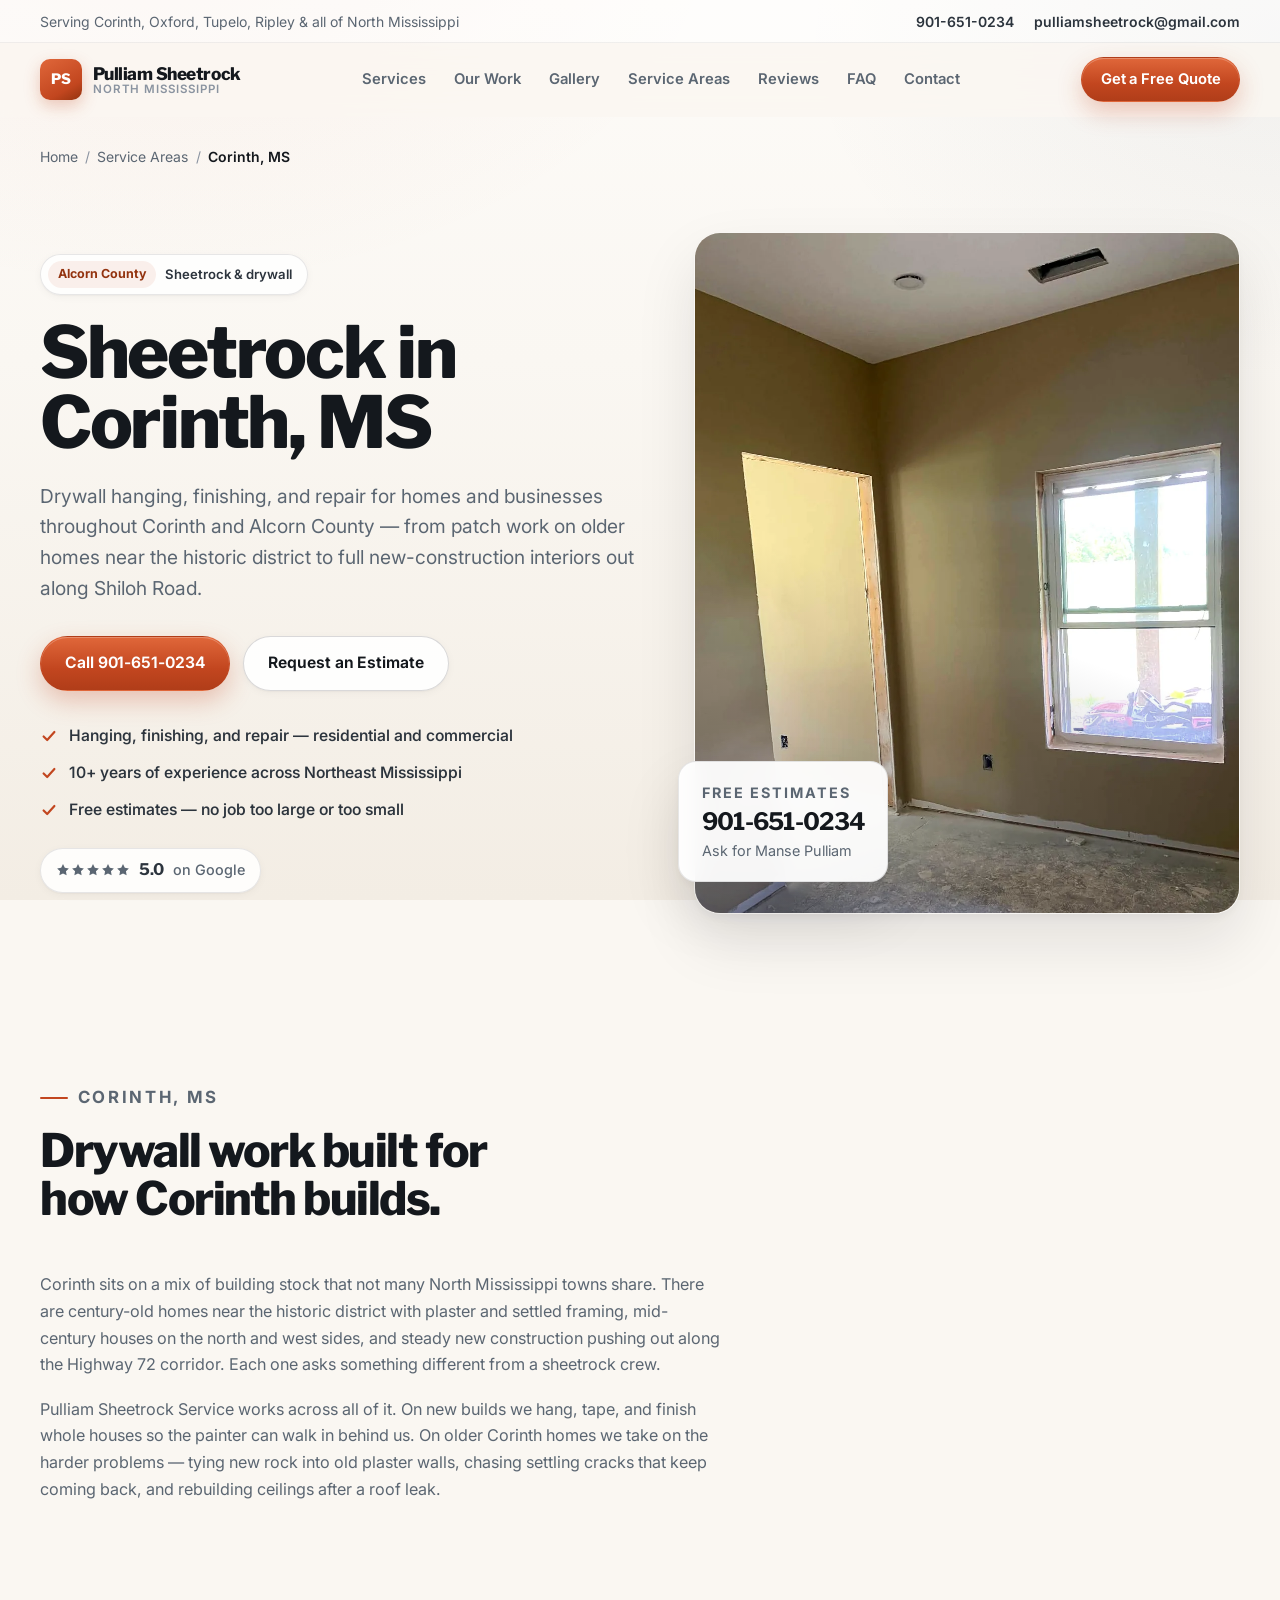
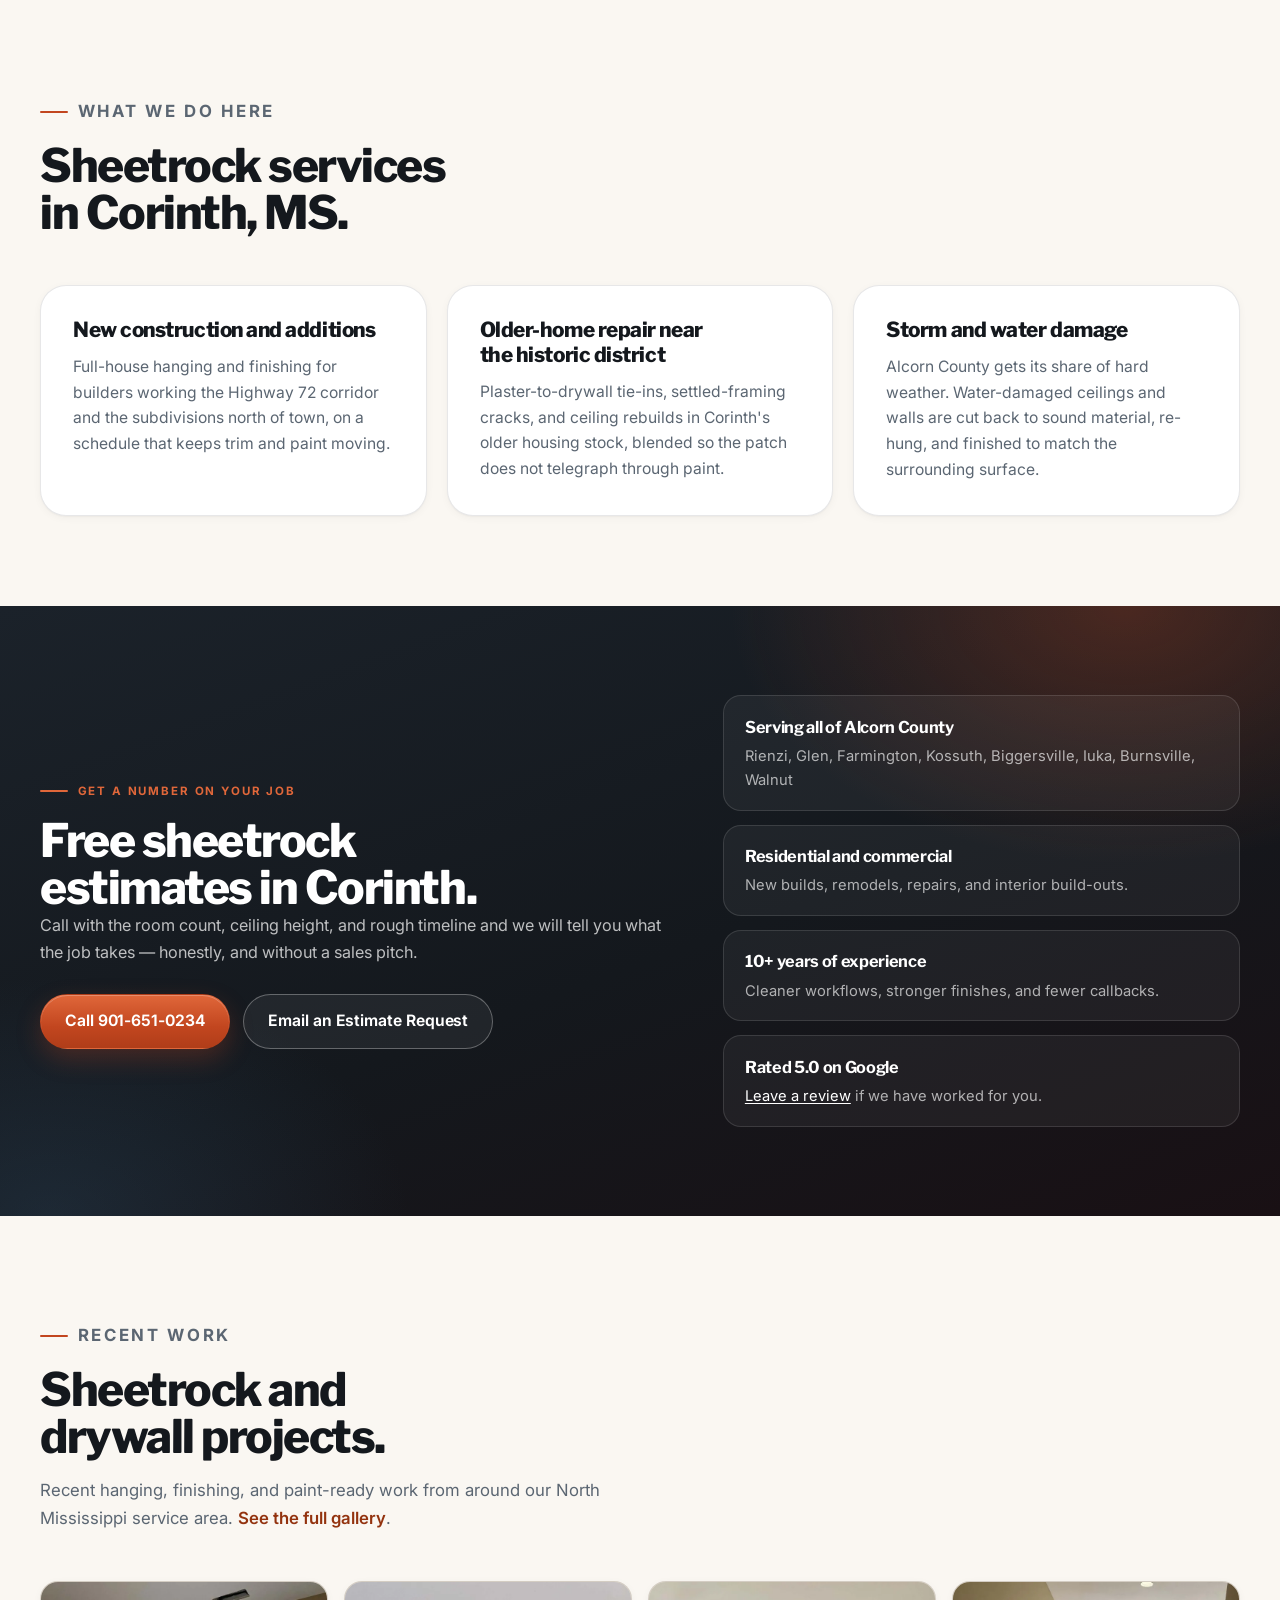
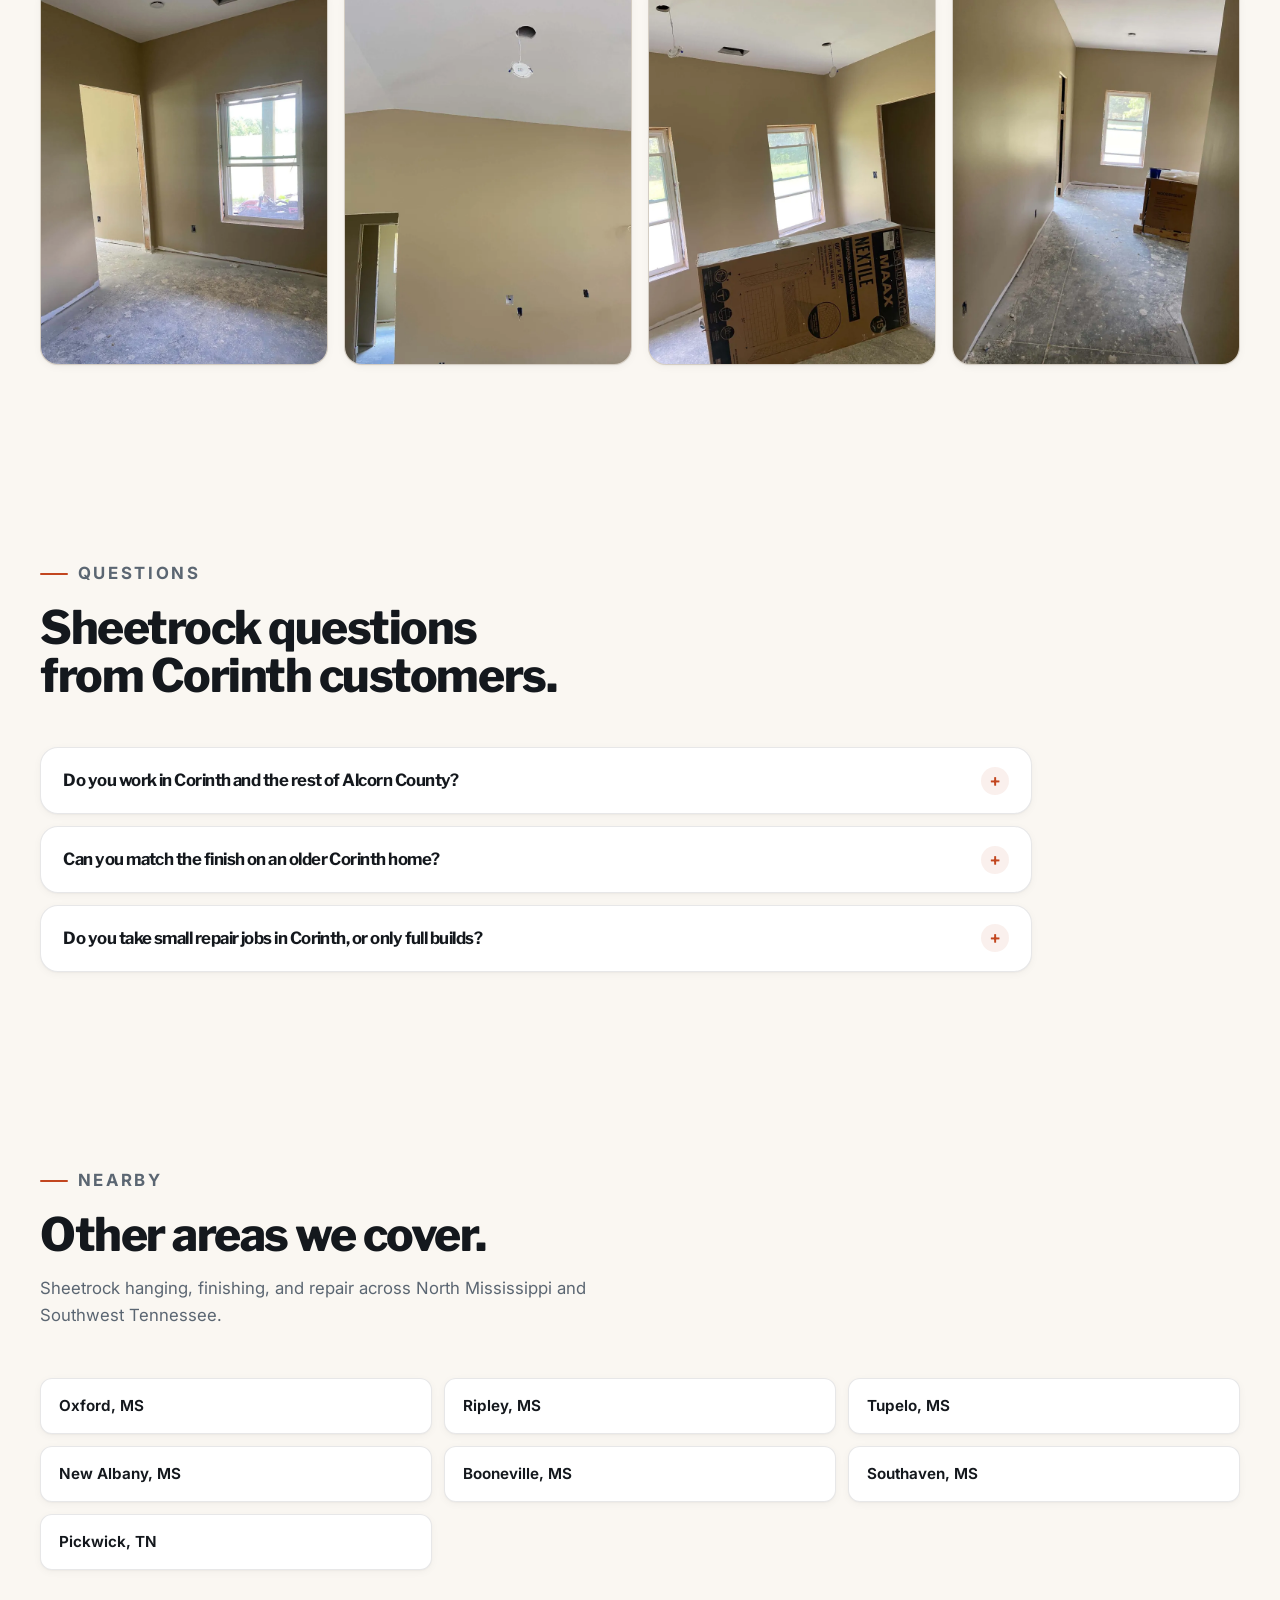
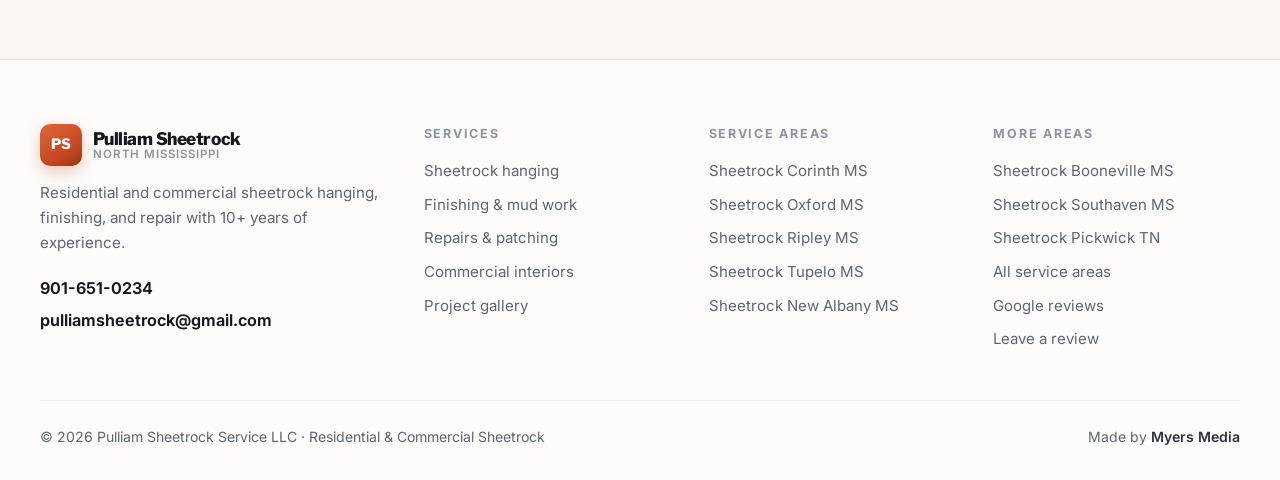
<file: sheetrock-corinth-ms/index.html>
<!DOCTYPE html>
<html lang="en">
<head>
  <meta charset="UTF-8">
  <meta name="viewport" content="width=device-width, initial-scale=1.0">
  <title>Sheetrock Corinth MS | Drywall Hanging, Finishing &amp; Repair</title>
  <meta name="description" content="Sheetrock contractor in Corinth, MS. Drywall hanging, finishing, and repair across Alcorn County. 10+ years experience. Free estimates — call 901-651-0234.">
  <meta name="robots" content="index, follow, max-image-preview:large, max-snippet:-1">
  <meta name="theme-color" content="#c2461f">
  <link rel="canonical" href="https://www.pulliamsheetrock.com/sheetrock-corinth-ms/">

  <meta property="og:type" content="website">
  <meta property="og:url" content="https://www.pulliamsheetrock.com/sheetrock-corinth-ms/">
  <meta property="og:site_name" content="Pulliam Sheetrock Service">
  <meta property="og:locale" content="en_US">
  <meta property="og:title" content="Sheetrock Corinth MS | Pulliam Sheetrock Service">
  <meta property="og:description" content="Sheetrock contractor in Corinth, MS. Drywall hanging, finishing, and repair across Alcorn County. 10+ years experience. Free estimates — call 901-651-0234.">
  <meta property="og:image" content="https://www.pulliamsheetrock.com/assets/og-image.png">
  <meta property="og:image:width" content="1200">
  <meta property="og:image:height" content="630">
  <meta name="twitter:card" content="summary_large_image">
  <meta name="twitter:title" content="Sheetrock Corinth MS">
  <meta name="twitter:description" content="Sheetrock contractor in Corinth, MS. Drywall hanging, finishing, and repair across Alcorn County. 10+ years experience. Free estimates — call 901-651-0234.">
  <meta name="twitter:image" content="https://www.pulliamsheetrock.com/assets/og-image.png">

  <link rel="icon" href="/assets/favicon.svg" type="image/svg+xml">
  <link rel="preconnect" href="https://fonts.googleapis.com">
  <link rel="preconnect" href="https://fonts.gstatic.com" crossorigin>
  <link rel="preload" as="image" href="/assets/hero-interior.webp" fetchpriority="high">
  <link rel="stylesheet" href="https://fonts.googleapis.com/css2?family=Inter:wght@400..700&family=Libre+Franklin:wght@700..800&display=swap">
  <link rel="stylesheet" href="/styles.css?v=6">
  <script>document.documentElement.className += " js";</script>

  <script type="application/ld+json">
{
  "@context": "https://schema.org",
  "@graph": [
    {
      "@type": "Service",
      "@id": "https://www.pulliamsheetrock.com/sheetrock-corinth-ms/#service",
      "serviceType": "Sheetrock and drywall contractor",
      "name": "Sheetrock Services in Corinth, MS",
      "description": "Sheetrock hanging, finishing, and repair for residential and commercial properties in Corinth, MS and Alcorn County.",
      "url": "https://www.pulliamsheetrock.com/sheetrock-corinth-ms/",
      "provider": {
        "@id": "https://www.pulliamsheetrock.com/#business"
      },
      "areaServed": [
        {
          "@type": "City",
          "name": "Corinth",
          "addressRegion": "MS"
        },
        {
          "@type": "AdministrativeArea",
          "name": "Alcorn County, Mississippi"
        }
      ],
      "hasOfferCatalog": {
        "@type": "OfferCatalog",
        "name": "Sheetrock services in Corinth",
        "itemListElement": [
          {
            "@type": "Offer",
            "itemOffered": {
              "@type": "Service",
              "name": "New construction and additions",
              "description": "Full-house hanging and finishing for builders working the Highway 72 corridor and the subdivisions north of town, on a schedule that keeps trim and paint moving."
            }
          },
          {
            "@type": "Offer",
            "itemOffered": {
              "@type": "Service",
              "name": "Older-home repair near the historic district",
              "description": "Plaster-to-drywall tie-ins, settled-framing cracks, and ceiling rebuilds in Corinth's older housing stock, blended so the patch does not telegraph through paint."
            }
          },
          {
            "@type": "Offer",
            "itemOffered": {
              "@type": "Service",
              "name": "Storm and water damage",
              "description": "Alcorn County gets its share of hard weather. Water-damaged ceilings and walls are cut back to sound material, re-hung, and finished to match the surrounding surface."
            }
          }
        ]
      }
    },
    {
      "@type": "BreadcrumbList",
      "@id": "https://www.pulliamsheetrock.com/sheetrock-corinth-ms/#breadcrumb",
      "itemListElement": [
        {
          "@type": "ListItem",
          "position": 1,
          "name": "Home",
          "item": "https://www.pulliamsheetrock.com/"
        },
        {
          "@type": "ListItem",
          "position": 2,
          "name": "Service Areas",
          "item": "https://www.pulliamsheetrock.com/#areas"
        },
        {
          "@type": "ListItem",
          "position": 3,
          "name": "Sheetrock Corinth, MS",
          "item": "https://www.pulliamsheetrock.com/sheetrock-corinth-ms/"
        }
      ]
    },
    {
      "@type": "FAQPage",
      "@id": "https://www.pulliamsheetrock.com/sheetrock-corinth-ms/#faq",
      "mainEntity": [
        {
          "@type": "Question",
          "name": "Do you work in Corinth and the rest of Alcorn County?",
          "acceptedAnswer": {
            "@type": "Answer",
            "text": "Yes. Corinth is one of our core service areas, and we cover the surrounding Alcorn County communities including Rienzi, Glen, Farmington, Kossuth, and Biggersville."
          }
        },
        {
          "@type": "Question",
          "name": "Can you match the finish on an older Corinth home?",
          "acceptedAnswer": {
            "@type": "Answer",
            "text": "Yes. Matching an existing wall is mostly about surface texture and feathering the joint far enough out. On older homes with plaster or heavy texture we match the surrounding surface so the repair disappears under paint."
          }
        },
        {
          "@type": "Question",
          "name": "Do you take small repair jobs in Corinth, or only full builds?",
          "acceptedAnswer": {
            "@type": "Answer",
            "text": "Both. A single patched ceiling is as welcome as a full house. No job is too large or too small."
          }
        }
      ]
    },
    {
      "@type": "WebPage",
      "@id": "https://www.pulliamsheetrock.com/sheetrock-corinth-ms/",
      "url": "https://www.pulliamsheetrock.com/sheetrock-corinth-ms/",
      "name": "Sheetrock Corinth MS | Drywall Hanging, Finishing & Repair",
      "description": "Sheetrock contractor in Corinth, MS. Drywall hanging, finishing, and repair across Alcorn County. 10+ years experience. Free estimates — call 901-651-0234.",
      "isPartOf": {
        "@id": "https://www.pulliamsheetrock.com/#website"
      },
      "about": {
        "@id": "https://www.pulliamsheetrock.com/#business"
      },
      "breadcrumb": {
        "@id": "https://www.pulliamsheetrock.com/sheetrock-corinth-ms/#breadcrumb"
      },
      "inLanguage": "en-US"
    }
  ]
}
  </script>
</head>
<body>

  <div class="topbar">
    <div class="topbar-inner">
      <p>Serving Corinth, Oxford, Tupelo, Ripley &amp; all of North Mississippi</p>
      <div class="topbar-links">
        <a href="tel:+19016510234">901-651-0234</a>
        <a href="mailto:pulliamsheetrock@gmail.com">pulliamsheetrock@gmail.com</a>
      </div>
    </div>
  </div>

  <header class="site-header">
    <nav class="navbar" aria-label="Main">
      <a href="/" class="nav-brand" aria-label="Pulliam Sheetrock Service home">
        <span class="nav-brand-mark" aria-hidden="true">PS</span>
        <span class="nav-brand-text">
          <strong>Pulliam Sheetrock</strong>
          <span>North Mississippi</span>
        </span>
      </a>

      <div class="nav-links" id="nav-links">
        <a href="/#services">Services</a>
        <a href="/#work">Our Work</a>
        <a href="/#gallery">Gallery</a>
        <a href="/#areas">Service Areas</a>
        <a href="/#reviews">Reviews</a>
        <a href="/#faq">FAQ</a>
        <a href="/#contact">Contact</a>
      </div>

      <div class="nav-actions">
        <a class="button button-primary nav-cta" href="tel:+19016510234">Get a Free Quote</a>
        <button class="nav-toggle" type="button" aria-expanded="false" aria-controls="nav-links" aria-label="Toggle navigation menu">
          <span></span>
        </button>
      </div>
    </nav>
  </header>

  <main>

    <nav class="breadcrumb container" aria-label="Breadcrumb">
      <ol>
        <li><a href="/">Home</a></li>
        <li><a href="/#areas">Service Areas</a></li>
        <li><span aria-current="page">Corinth, MS</span></li>
      </ol>
    </nav>

    <section class="hero container">
      <div class="hero-grid">
        <div>
          <span class="hero-badge"><b>Alcorn County</b> Sheetrock &amp; drywall</span>
          <h1>Sheetrock in Corinth, MS</h1>
          <p class="lead">Drywall hanging, finishing, and repair for homes and businesses throughout Corinth and Alcorn County — from patch work on older homes near the historic district to full new-construction interiors out along Shiloh Road.</p>

          <div class="hero-actions">
            <a class="button button-primary" href="tel:+19016510234">Call 901-651-0234</a>
            <a class="button button-secondary" href="mailto:pulliamsheetrock@gmail.com">Request an Estimate</a>
          </div>

          <ul class="hero-points">
            <li>
              <svg width="18" height="18" viewBox="0 0 20 20" fill="none" aria-hidden="true"><path d="M4 10.5l4 4 8-9" stroke="currentColor" stroke-width="2.4" stroke-linecap="round" stroke-linejoin="round"/></svg>
              <span>Hanging, finishing, and repair &mdash; residential and commercial</span>
            </li>
            <li>
              <svg width="18" height="18" viewBox="0 0 20 20" fill="none" aria-hidden="true"><path d="M4 10.5l4 4 8-9" stroke="currentColor" stroke-width="2.4" stroke-linecap="round" stroke-linejoin="round"/></svg>
              <span>10+ years of experience across Northeast Mississippi</span>
            </li>
            <li>
              <svg width="18" height="18" viewBox="0 0 20 20" fill="none" aria-hidden="true"><path d="M4 10.5l4 4 8-9" stroke="currentColor" stroke-width="2.4" stroke-linecap="round" stroke-linejoin="round"/></svg>
              <span>Free estimates &mdash; no job too large or too small</span>
            </li>
          </ul>

          <a class="rating-inline" href="https://www.google.com/maps?cid=15387246880298957759" target="_blank" rel="noopener"
             aria-label="Rated 5.0 out of 5 on Google. Read our reviews.">
            <span class="stars" aria-hidden="true"><svg width="14" height="14" viewBox="0 0 20 20" fill="currentColor"><path d="M10 1.6l2.6 5.3 5.8.8-4.2 4.1 1 5.8-5.2-2.7-5.2 2.7 1-5.8L1.6 7.7l5.8-.8z"/></svg><svg width="14" height="14" viewBox="0 0 20 20" fill="currentColor"><path d="M10 1.6l2.6 5.3 5.8.8-4.2 4.1 1 5.8-5.2-2.7-5.2 2.7 1-5.8L1.6 7.7l5.8-.8z"/></svg><svg width="14" height="14" viewBox="0 0 20 20" fill="currentColor"><path d="M10 1.6l2.6 5.3 5.8.8-4.2 4.1 1 5.8-5.2-2.7-5.2 2.7 1-5.8L1.6 7.7l5.8-.8z"/></svg><svg width="14" height="14" viewBox="0 0 20 20" fill="currentColor"><path d="M10 1.6l2.6 5.3 5.8.8-4.2 4.1 1 5.8-5.2-2.7-5.2 2.7 1-5.8L1.6 7.7l5.8-.8z"/></svg><svg width="14" height="14" viewBox="0 0 20 20" fill="currentColor"><path d="M10 1.6l2.6 5.3 5.8.8-4.2 4.1 1 5.8-5.2-2.7-5.2 2.7 1-5.8L1.6 7.7l5.8-.8z"/></svg></span>
            <b>5.0</b>
            <span>on Google</span>
          </a>
        </div>

        <div class="hero-media">
          <div class="hero-media-frame">
            <img src="/assets/hero-interior.webp" width="1080" height="1350"
                 alt="Freshly hung and finished sheetrock walls, ceiling, and window return"
                 fetchpriority="high" decoding="async">
          </div>
          <div class="hero-card">
            <span class="hero-card-label">Free estimates</span>
            <strong>901-651-0234</strong>
            <span>Ask for Manse Pulliam</span>
          </div>
        </div>
      </div>
    </section>

    <section class="section container">
      <div class="section-heading" data-reveal>
        <p class="eyebrow">Corinth, MS</p>
        <h2>Drywall work built for how Corinth builds.</h2>
      </div>
      <div class="prose" data-reveal>
        <p>Corinth sits on a mix of building stock that not many North Mississippi towns share. There are century-old homes near the historic district with plaster and settled framing, mid-century houses on the north and west sides, and steady new construction pushing out along the Highway 72 corridor. Each one asks something different from a sheetrock crew.</p>
        <p>Pulliam Sheetrock Service works across all of it. On new builds we hang, tape, and finish whole houses so the painter can walk in behind us. On older Corinth homes we take on the harder problems — tying new rock into old plaster walls, chasing settling cracks that keep coming back, and rebuilding ceilings after a roof leak.</p>
      </div>
    </section>

    <section class="section container">
      <div class="section-heading" data-reveal>
        <p class="eyebrow">What we do here</p>
        <h2>Sheetrock services in Corinth, MS.</h2>
      </div>
      <div class="card-grid">
        <article class="card" data-reveal>
          <h3>New construction and additions</h3>
          <p>Full-house hanging and finishing for builders working the Highway 72 corridor and the subdivisions north of town, on a schedule that keeps trim and paint moving.</p>
        </article>
        <article class="card" data-reveal>
          <h3>Older-home repair near the historic district</h3>
          <p>Plaster-to-drywall tie-ins, settled-framing cracks, and ceiling rebuilds in Corinth's older housing stock, blended so the patch does not telegraph through paint.</p>
        </article>
        <article class="card" data-reveal>
          <h3>Storm and water damage</h3>
          <p>Alcorn County gets its share of hard weather. Water-damaged ceilings and walls are cut back to sound material, re-hung, and finished to match the surrounding surface.</p>
        </article>
      </div>
    </section>

    <section class="band section">
      <div class="container band-inner">
        <div data-reveal>
          <p class="eyebrow">Get a number on your job</p>
          <h2>Free sheetrock estimates in Corinth.</h2>
          <p>
            Call with the room count, ceiling height, and rough timeline and we will tell you what the job takes &mdash; honestly, and without a sales pitch.
          </p>
          <div class="band-actions">
            <a class="button button-primary" href="tel:+19016510234">Call 901-651-0234</a>
            <a class="button button-ghost" href="mailto:pulliamsheetrock@gmail.com">Email an Estimate Request</a>
          </div>
        </div>

        <ul class="band-list" data-reveal>
          <li>
            <strong>Serving all of Alcorn County</strong>
            <span>Rienzi, Glen, Farmington, Kossuth, Biggersville, Iuka, Burnsville, Walnut</span>
          </li>
          <li>
            <strong>Residential and commercial</strong>
            <span>New builds, remodels, repairs, and interior build-outs.</span>
          </li>
          <li>
            <strong>10+ years of experience</strong>
            <span>Cleaner workflows, stronger finishes, and fewer callbacks.</span>
          </li>
          <li>
            <strong>Rated 5.0 on Google</strong>
            <span><a href="https://www.google.com/maps/place//data=!4m3!3m2!1s0x40f0ca8b9b483b0f:0xd58a7b833374fbbf!12e1" target="_blank" rel="noopener" style="color:#fff;text-decoration:underline;text-underline-offset:2px;">Leave a review</a> if we have worked for you.</span>
          </li>
        </ul>
      </div>
    </section>

    <section class="section container">
      <div class="section-heading" data-reveal>
        <p class="eyebrow">Recent work</p>
        <h2>Sheetrock and drywall projects.</h2>
        <p>Recent hanging, finishing, and paint-ready work from around our North Mississippi service area. <a href="/#gallery" style="color:var(--rust-deep);font-weight:600;">See the full gallery</a>.</p>
      </div>
      <div class="gallery-grid" data-reveal>
        <figure class="gallery-card">
          <img src="/assets/gallery-bedroom-window.webp" width="768" height="1024" loading="lazy" decoding="async" alt="Bedroom with finished sheetrock walls, painted ceiling, and window return">
          <figcaption class="gallery-overlay"><span>Bedroom Walls &amp; Ceiling</span></figcaption>
        </figure>
        <figure class="gallery-card">
          <img src="/assets/gallery-vaulted-ceiling.webp" width="768" height="1024" loading="lazy" decoding="async" alt="Vaulted ceiling finished in white above a smooth painted wall">
          <figcaption class="gallery-overlay"><span>Vaulted Ceiling Finish</span></figcaption>
        </figure>
        <figure class="gallery-card">
          <img src="/assets/gallery-master-suite.webp" width="768" height="1024" loading="lazy" decoding="async" alt="Master suite with finished drywall, painted walls, and recessed lighting">
          <figcaption class="gallery-overlay"><span>Master Suite Finish</span></figcaption>
        </figure>
        <figure class="gallery-card">
          <img src="/assets/gallery-hallway-finish.webp" width="768" height="1024" loading="lazy" decoding="async" alt="Hallway with finished drywall and fresh paint leading to a window">
          <figcaption class="gallery-overlay"><span>Hallway Drywall &amp; Paint</span></figcaption>
        </figure>
      </div>
    </section>

    <section class="section container">
      <div class="section-heading" data-reveal>
        <p class="eyebrow">Questions</p>
        <h2>Sheetrock questions from Corinth customers.</h2>
      </div>
      <div class="faq-list" data-reveal>
        <details>
          <summary>Do you work in Corinth and the rest of Alcorn County?</summary>
          <p>Yes. Corinth is one of our core service areas, and we cover the surrounding Alcorn County communities including Rienzi, Glen, Farmington, Kossuth, and Biggersville.</p>
        </details>
        <details>
          <summary>Can you match the finish on an older Corinth home?</summary>
          <p>Yes. Matching an existing wall is mostly about surface texture and feathering the joint far enough out. On older homes with plaster or heavy texture we match the surrounding surface so the repair disappears under paint.</p>
        </details>
        <details>
          <summary>Do you take small repair jobs in Corinth, or only full builds?</summary>
          <p>Both. A single patched ceiling is as welcome as a full house. No job is too large or too small.</p>
        </details>
      </div>
    </section>

    <section class="section container">
      <div class="section-heading" data-reveal>
        <p class="eyebrow">Nearby</p>
        <h2>Other areas we cover.</h2>
        <p>Sheetrock hanging, finishing, and repair across North Mississippi and Southwest Tennessee.</p>
      </div>
      <div class="city-grid" data-reveal>
          <a class="city-link" href="/sheetrock-oxford-ms/">Oxford, MS</a>
          <a class="city-link" href="/sheetrock-ripley-ms/">Ripley, MS</a>
          <a class="city-link" href="/sheetrock-tupelo-ms/">Tupelo, MS</a>
          <a class="city-link" href="/sheetrock-new-albany-ms/">New Albany, MS</a>
          <a class="city-link" href="/sheetrock-booneville-ms/">Booneville, MS</a>
          <a class="city-link" href="/sheetrock-southaven-ms/">Southaven, MS</a>
          <a class="city-link" href="/sheetrock-pickwick-tn/">Pickwick, TN</a>
      </div>
    </section>

  </main>

  <footer class="footer">
    <div class="container">
      <div class="footer-grid">
        <div class="footer-brand">
          <a href="/" class="nav-brand">
            <span class="nav-brand-mark" aria-hidden="true">PS</span>
            <span class="nav-brand-text">
              <strong>Pulliam Sheetrock</strong>
              <span>North Mississippi</span>
            </span>
          </a>
          <p>Residential and commercial sheetrock hanging, finishing, and repair with 10+ years of experience.</p>
          <div class="footer-contact">
            <a href="tel:+19016510234">901-651-0234</a>
            <a href="mailto:pulliamsheetrock@gmail.com">pulliamsheetrock@gmail.com</a>
          </div>
        </div>

        <div class="footer-col">
          <h4>Services</h4>
          <ul>
            <li><a href="/#services">Sheetrock hanging</a></li>
            <li><a href="/#services">Finishing &amp; mud work</a></li>
            <li><a href="/#services">Repairs &amp; patching</a></li>
            <li><a href="/#work">Commercial interiors</a></li>
            <li><a href="/#gallery">Project gallery</a></li>
          </ul>
        </div>

        <div class="footer-col">
          <h4>Service areas</h4>
          <ul>
            <li><a href="/sheetrock-corinth-ms/">Sheetrock Corinth MS</a></li>
            <li><a href="/sheetrock-oxford-ms/">Sheetrock Oxford MS</a></li>
            <li><a href="/sheetrock-ripley-ms/">Sheetrock Ripley MS</a></li>
            <li><a href="/sheetrock-tupelo-ms/">Sheetrock Tupelo MS</a></li>
            <li><a href="/sheetrock-new-albany-ms/">Sheetrock New Albany MS</a></li>
          </ul>
        </div>

        <div class="footer-col">
          <h4>More areas</h4>
          <ul>
            <li><a href="/sheetrock-booneville-ms/">Sheetrock Booneville MS</a></li>
            <li><a href="/sheetrock-southaven-ms/">Sheetrock Southaven MS</a></li>
            <li><a href="/sheetrock-pickwick-tn/">Sheetrock Pickwick TN</a></li>
            <li><a href="/#areas">All service areas</a></li>
            <li><a href="https://www.google.com/maps?cid=15387246880298957759" target="_blank" rel="noopener">Google reviews</a></li>
            <li><a href="https://www.google.com/maps/place//data=!4m3!3m2!1s0x40f0ca8b9b483b0f:0xd58a7b833374fbbf!12e1" target="_blank" rel="noopener">Leave a review</a></li>
          </ul>
        </div>
      </div>

      <div class="footer-bottom">
        <p>&copy; <span id="year">2026</span> Pulliam Sheetrock Service LLC &middot; Residential &amp; Commercial Sheetrock</p>
        <p>Made by <a href="https://myersgroupmedia.com" target="_blank" rel="noopener">Myers Media</a></p>
      </div>
    </div>
  </footer>

  <a class="floating-call" href="tel:+19016510234" aria-label="Call Pulliam Sheetrock Service at 901-651-0234">Call 901-651-0234</a>

  <script src="/script.js?v=6" defer></script>
</body>
</html>
</file>
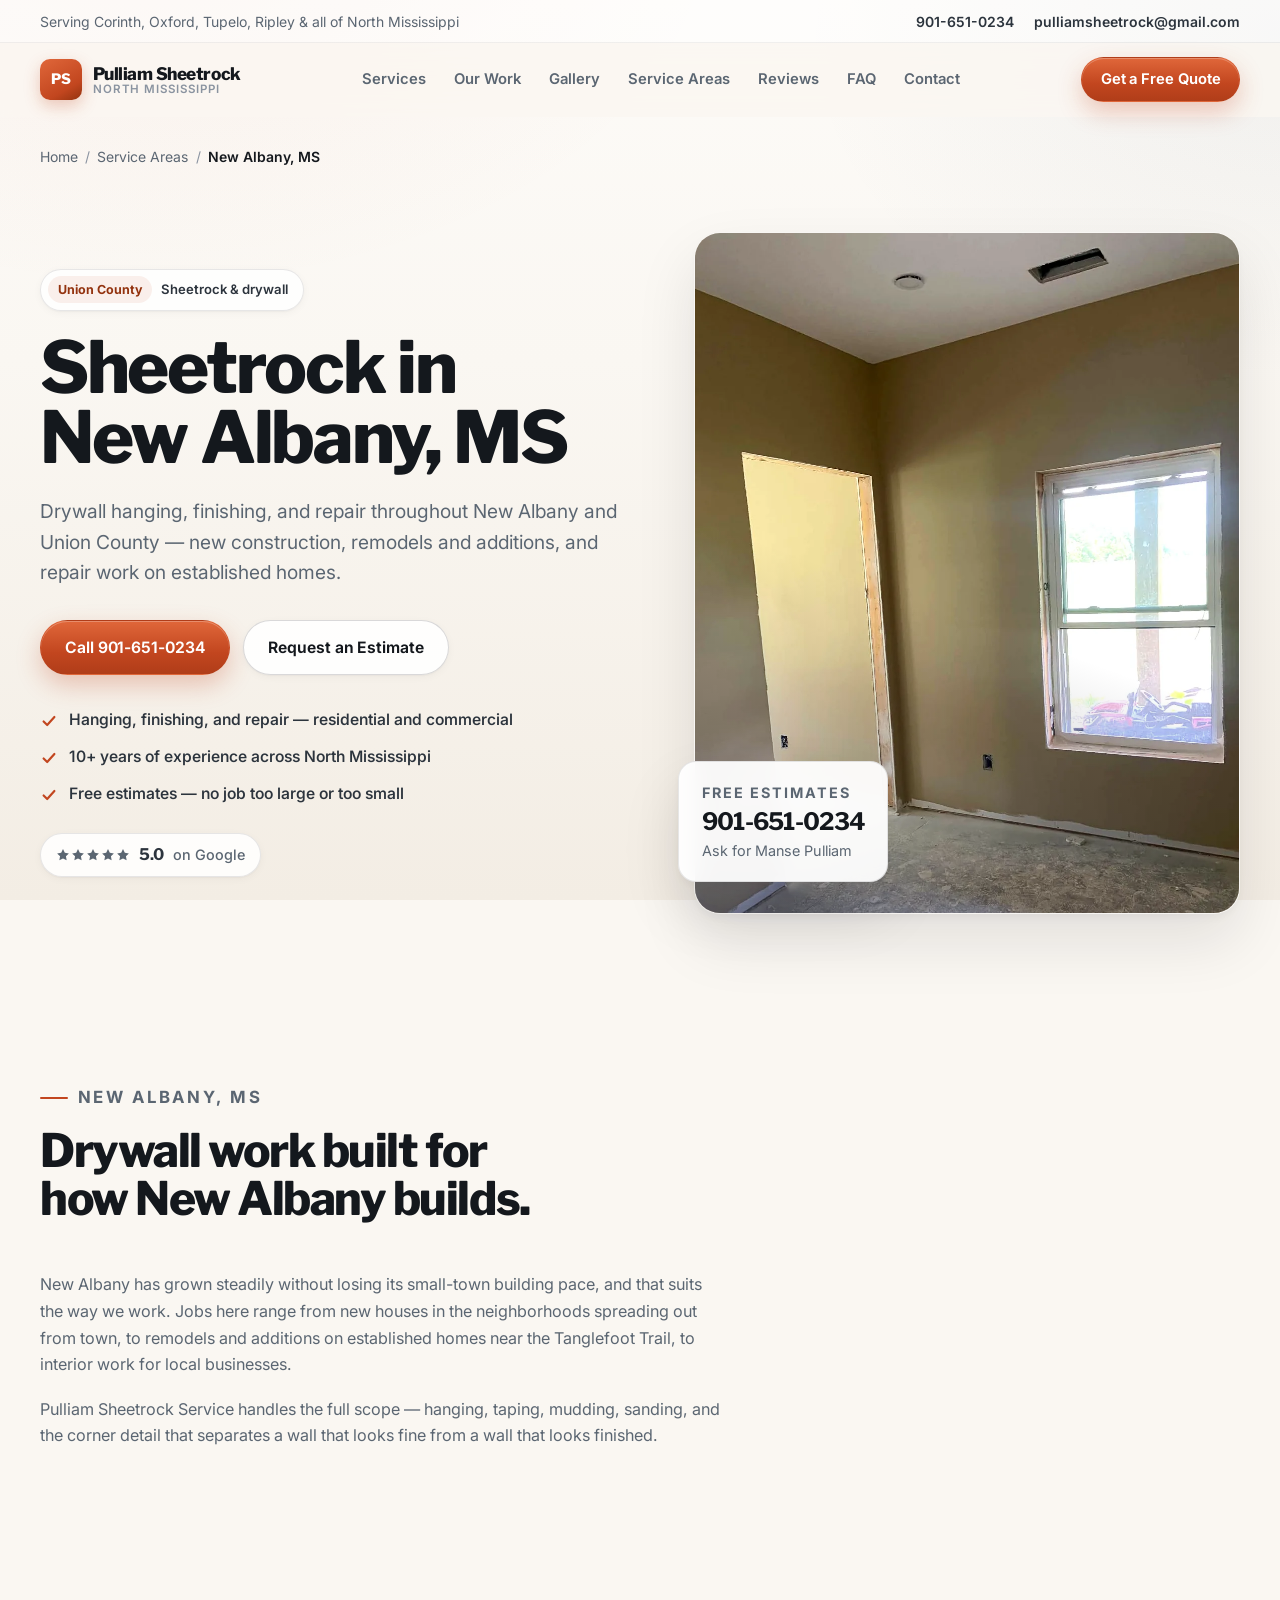
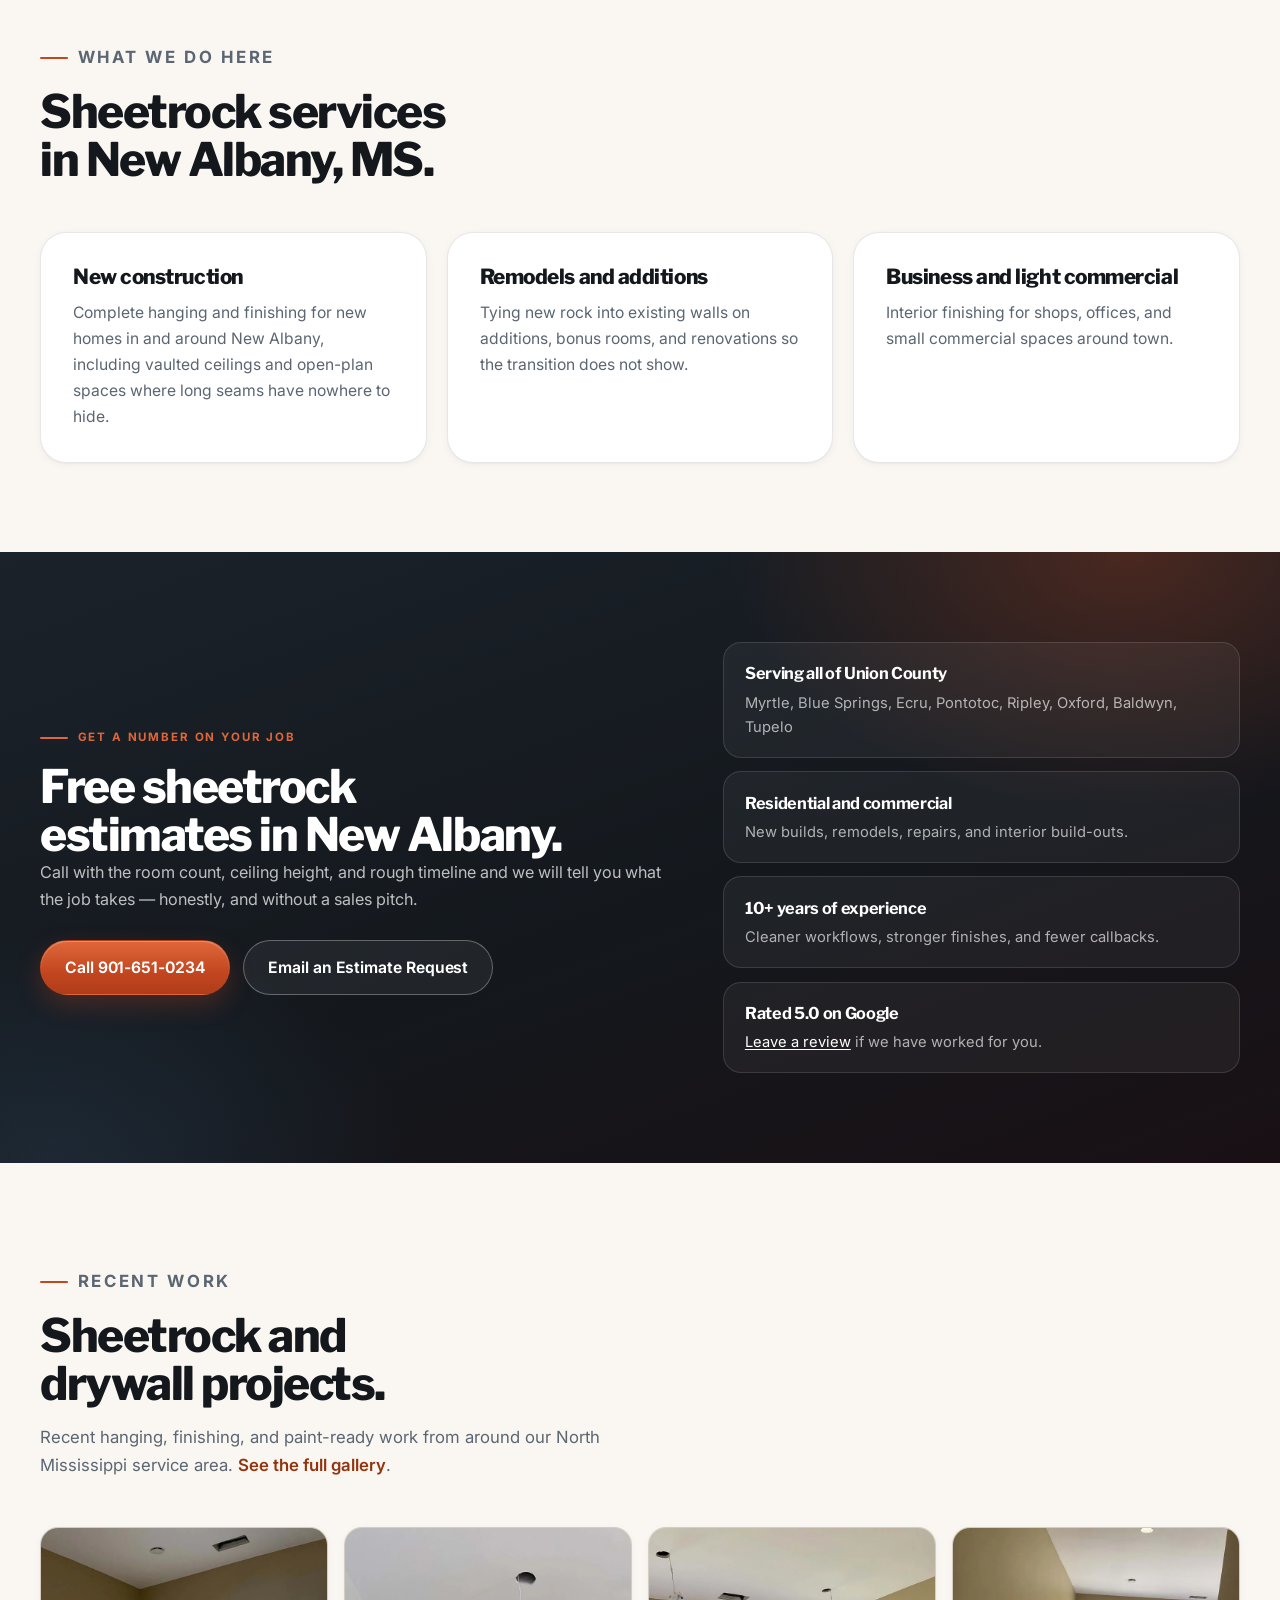
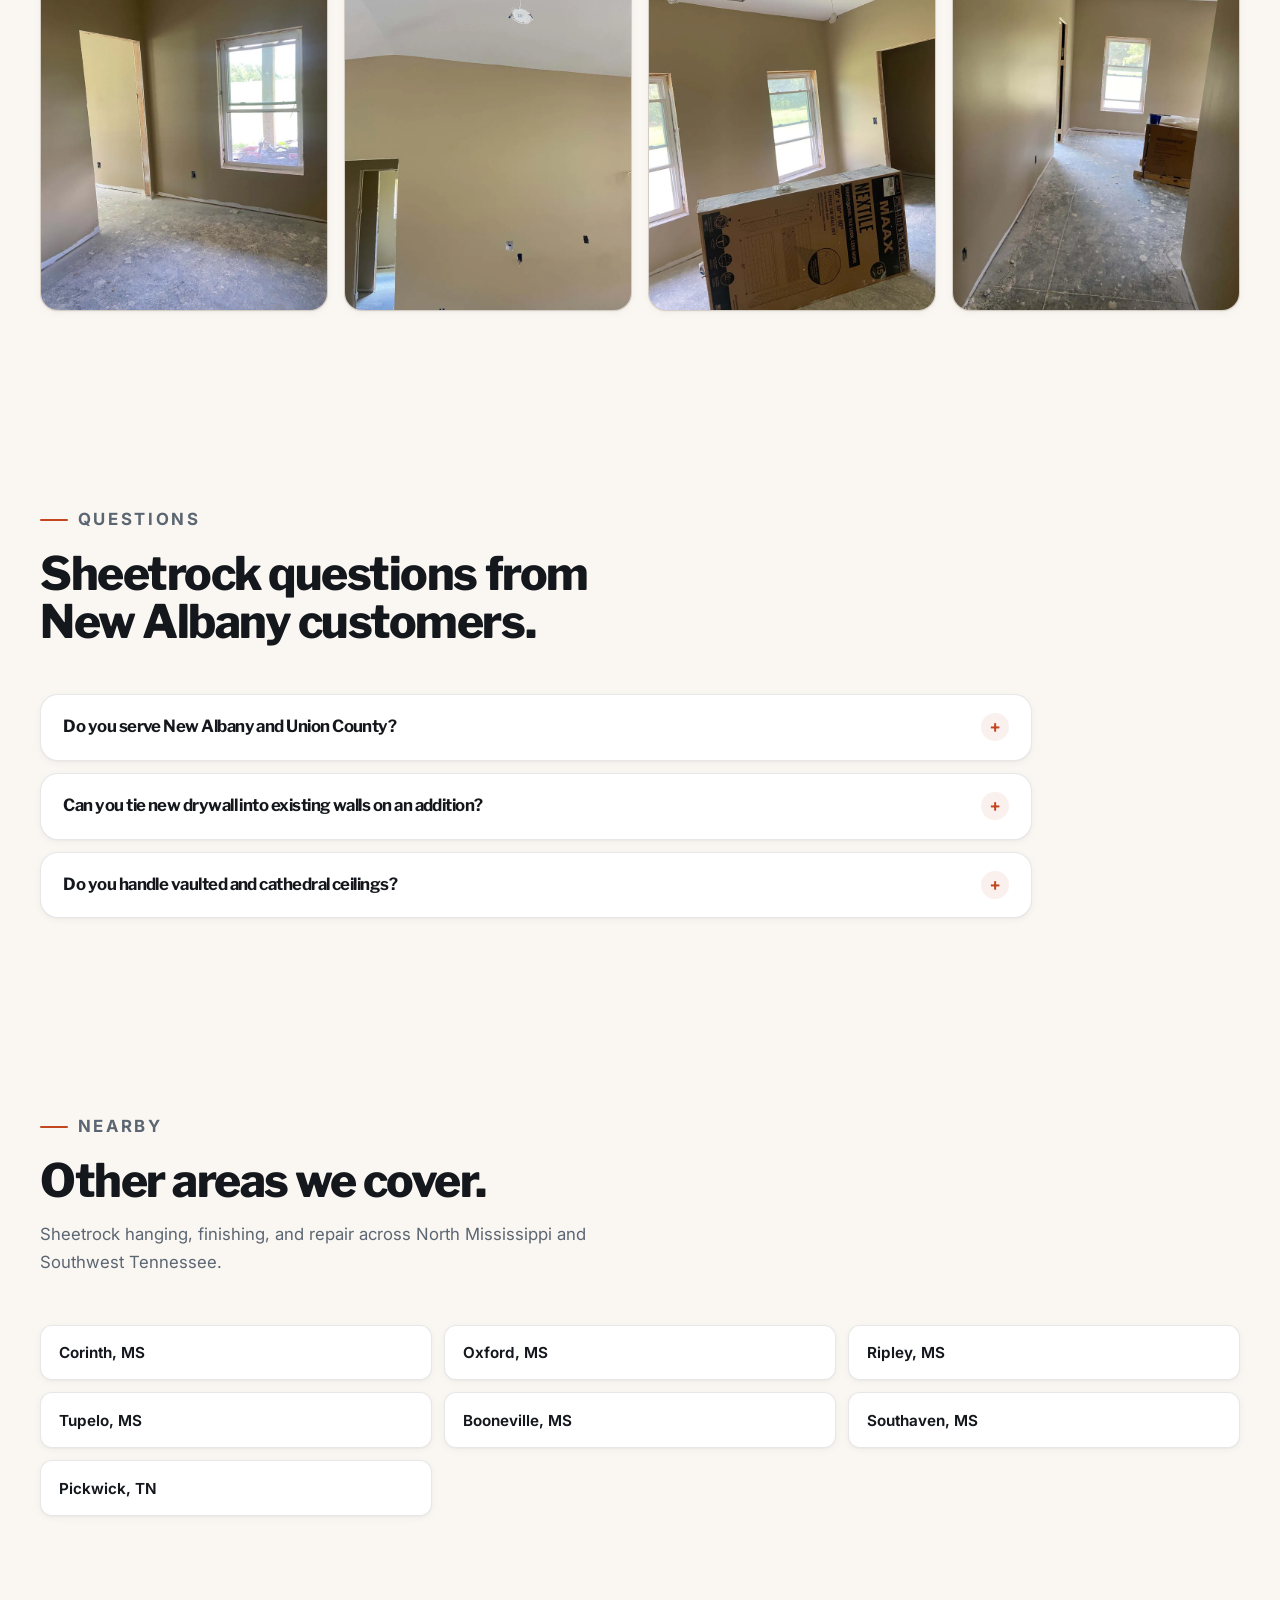
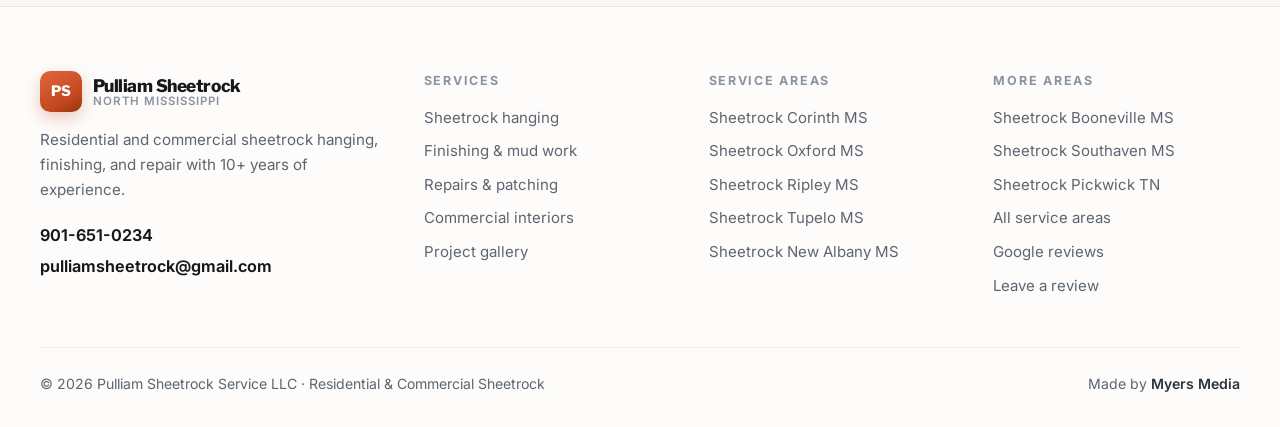
<file: sheetrock-new-albany-ms/index.html>
<!DOCTYPE html>
<html lang="en">
<head>
  <meta charset="UTF-8">
  <meta name="viewport" content="width=device-width, initial-scale=1.0">
  <title>Sheetrock New Albany MS | Drywall Hanging, Finishing &amp; Repair</title>
  <meta name="description" content="Sheetrock contractor in New Albany, MS and Union County. Drywall hanging, finishing, and repair for homes and businesses. Call 901-651-0234.">
  <meta name="robots" content="index, follow, max-image-preview:large, max-snippet:-1">
  <meta name="theme-color" content="#c2461f">
  <link rel="canonical" href="https://www.pulliamsheetrock.com/sheetrock-new-albany-ms/">

  <meta property="og:type" content="website">
  <meta property="og:url" content="https://www.pulliamsheetrock.com/sheetrock-new-albany-ms/">
  <meta property="og:site_name" content="Pulliam Sheetrock Service">
  <meta property="og:locale" content="en_US">
  <meta property="og:title" content="Sheetrock New Albany MS | Pulliam Sheetrock Service">
  <meta property="og:description" content="Sheetrock contractor in New Albany, MS and Union County. Drywall hanging, finishing, and repair for homes and businesses. Call 901-651-0234.">
  <meta property="og:image" content="https://www.pulliamsheetrock.com/assets/og-image.png">
  <meta property="og:image:width" content="1200">
  <meta property="og:image:height" content="630">
  <meta name="twitter:card" content="summary_large_image">
  <meta name="twitter:title" content="Sheetrock New Albany MS">
  <meta name="twitter:description" content="Sheetrock contractor in New Albany, MS and Union County. Drywall hanging, finishing, and repair for homes and businesses. Call 901-651-0234.">
  <meta name="twitter:image" content="https://www.pulliamsheetrock.com/assets/og-image.png">

  <link rel="icon" href="/assets/favicon.svg" type="image/svg+xml">
  <link rel="preconnect" href="https://fonts.googleapis.com">
  <link rel="preconnect" href="https://fonts.gstatic.com" crossorigin>
  <link rel="preload" as="image" href="/assets/hero-interior.webp" fetchpriority="high">
  <link rel="stylesheet" href="https://fonts.googleapis.com/css2?family=Inter:wght@400..700&family=Libre+Franklin:wght@700..800&display=swap">
  <link rel="stylesheet" href="/styles.css?v=6">
  <script>document.documentElement.className += " js";</script>

  <script type="application/ld+json">
{
  "@context": "https://schema.org",
  "@graph": [
    {
      "@type": "Service",
      "@id": "https://www.pulliamsheetrock.com/sheetrock-new-albany-ms/#service",
      "serviceType": "Sheetrock and drywall contractor",
      "name": "Sheetrock Services in New Albany, MS",
      "description": "Sheetrock hanging, finishing, and repair for residential and commercial properties in New Albany, MS and Union County.",
      "url": "https://www.pulliamsheetrock.com/sheetrock-new-albany-ms/",
      "provider": {
        "@id": "https://www.pulliamsheetrock.com/#business"
      },
      "areaServed": [
        {
          "@type": "City",
          "name": "New Albany",
          "addressRegion": "MS"
        },
        {
          "@type": "AdministrativeArea",
          "name": "Union County, Mississippi"
        }
      ],
      "hasOfferCatalog": {
        "@type": "OfferCatalog",
        "name": "Sheetrock services in New Albany",
        "itemListElement": [
          {
            "@type": "Offer",
            "itemOffered": {
              "@type": "Service",
              "name": "New construction",
              "description": "Complete hanging and finishing for new homes in and around New Albany, including vaulted ceilings and open-plan spaces where long seams have nowhere to hide."
            }
          },
          {
            "@type": "Offer",
            "itemOffered": {
              "@type": "Service",
              "name": "Remodels and additions",
              "description": "Tying new rock into existing walls on additions, bonus rooms, and renovations so the transition does not show."
            }
          },
          {
            "@type": "Offer",
            "itemOffered": {
              "@type": "Service",
              "name": "Business and light commercial",
              "description": "Interior finishing for shops, offices, and small commercial spaces around town."
            }
          }
        ]
      }
    },
    {
      "@type": "BreadcrumbList",
      "@id": "https://www.pulliamsheetrock.com/sheetrock-new-albany-ms/#breadcrumb",
      "itemListElement": [
        {
          "@type": "ListItem",
          "position": 1,
          "name": "Home",
          "item": "https://www.pulliamsheetrock.com/"
        },
        {
          "@type": "ListItem",
          "position": 2,
          "name": "Service Areas",
          "item": "https://www.pulliamsheetrock.com/#areas"
        },
        {
          "@type": "ListItem",
          "position": 3,
          "name": "Sheetrock New Albany, MS",
          "item": "https://www.pulliamsheetrock.com/sheetrock-new-albany-ms/"
        }
      ]
    },
    {
      "@type": "FAQPage",
      "@id": "https://www.pulliamsheetrock.com/sheetrock-new-albany-ms/#faq",
      "mainEntity": [
        {
          "@type": "Question",
          "name": "Do you serve New Albany and Union County?",
          "acceptedAnswer": {
            "@type": "Answer",
            "text": "Yes. New Albany, Myrtle, Blue Springs, Ecru, and the surrounding Union County area are all within our service range."
          }
        },
        {
          "@type": "Question",
          "name": "Can you tie new drywall into existing walls on an addition?",
          "acceptedAnswer": {
            "@type": "Answer",
            "text": "Yes. Addition tie-ins are common work. The joint gets feathered well past the seam so it does not read as a patch once painted."
          }
        },
        {
          "@type": "Question",
          "name": "Do you handle vaulted and cathedral ceilings?",
          "acceptedAnswer": {
            "@type": "Answer",
            "text": "Yes. Vaulted ceilings are regular work — see the project gallery for recent examples."
          }
        }
      ]
    },
    {
      "@type": "WebPage",
      "@id": "https://www.pulliamsheetrock.com/sheetrock-new-albany-ms/",
      "url": "https://www.pulliamsheetrock.com/sheetrock-new-albany-ms/",
      "name": "Sheetrock New Albany MS | Drywall Hanging, Finishing & Repair",
      "description": "Sheetrock contractor in New Albany, MS and Union County. Drywall hanging, finishing, and repair for homes and businesses. Call 901-651-0234.",
      "isPartOf": {
        "@id": "https://www.pulliamsheetrock.com/#website"
      },
      "about": {
        "@id": "https://www.pulliamsheetrock.com/#business"
      },
      "breadcrumb": {
        "@id": "https://www.pulliamsheetrock.com/sheetrock-new-albany-ms/#breadcrumb"
      },
      "inLanguage": "en-US"
    }
  ]
}
  </script>
</head>
<body>

  <div class="topbar">
    <div class="topbar-inner">
      <p>Serving Corinth, Oxford, Tupelo, Ripley &amp; all of North Mississippi</p>
      <div class="topbar-links">
        <a href="tel:+19016510234">901-651-0234</a>
        <a href="mailto:pulliamsheetrock@gmail.com">pulliamsheetrock@gmail.com</a>
      </div>
    </div>
  </div>

  <header class="site-header">
    <nav class="navbar" aria-label="Main">
      <a href="/" class="nav-brand" aria-label="Pulliam Sheetrock Service home">
        <span class="nav-brand-mark" aria-hidden="true">PS</span>
        <span class="nav-brand-text">
          <strong>Pulliam Sheetrock</strong>
          <span>North Mississippi</span>
        </span>
      </a>

      <div class="nav-links" id="nav-links">
        <a href="/#services">Services</a>
        <a href="/#work">Our Work</a>
        <a href="/#gallery">Gallery</a>
        <a href="/#areas">Service Areas</a>
        <a href="/#reviews">Reviews</a>
        <a href="/#faq">FAQ</a>
        <a href="/#contact">Contact</a>
      </div>

      <div class="nav-actions">
        <a class="button button-primary nav-cta" href="tel:+19016510234">Get a Free Quote</a>
        <button class="nav-toggle" type="button" aria-expanded="false" aria-controls="nav-links" aria-label="Toggle navigation menu">
          <span></span>
        </button>
      </div>
    </nav>
  </header>

  <main>

    <nav class="breadcrumb container" aria-label="Breadcrumb">
      <ol>
        <li><a href="/">Home</a></li>
        <li><a href="/#areas">Service Areas</a></li>
        <li><span aria-current="page">New Albany, MS</span></li>
      </ol>
    </nav>

    <section class="hero container">
      <div class="hero-grid">
        <div>
          <span class="hero-badge"><b>Union County</b> Sheetrock &amp; drywall</span>
          <h1>Sheetrock in New Albany, MS</h1>
          <p class="lead">Drywall hanging, finishing, and repair throughout New Albany and Union County — new construction, remodels and additions, and repair work on established homes.</p>

          <div class="hero-actions">
            <a class="button button-primary" href="tel:+19016510234">Call 901-651-0234</a>
            <a class="button button-secondary" href="mailto:pulliamsheetrock@gmail.com">Request an Estimate</a>
          </div>

          <ul class="hero-points">
            <li>
              <svg width="18" height="18" viewBox="0 0 20 20" fill="none" aria-hidden="true"><path d="M4 10.5l4 4 8-9" stroke="currentColor" stroke-width="2.4" stroke-linecap="round" stroke-linejoin="round"/></svg>
              <span>Hanging, finishing, and repair &mdash; residential and commercial</span>
            </li>
            <li>
              <svg width="18" height="18" viewBox="0 0 20 20" fill="none" aria-hidden="true"><path d="M4 10.5l4 4 8-9" stroke="currentColor" stroke-width="2.4" stroke-linecap="round" stroke-linejoin="round"/></svg>
              <span>10+ years of experience across North Mississippi</span>
            </li>
            <li>
              <svg width="18" height="18" viewBox="0 0 20 20" fill="none" aria-hidden="true"><path d="M4 10.5l4 4 8-9" stroke="currentColor" stroke-width="2.4" stroke-linecap="round" stroke-linejoin="round"/></svg>
              <span>Free estimates &mdash; no job too large or too small</span>
            </li>
          </ul>

          <a class="rating-inline" href="https://www.google.com/maps?cid=15387246880298957759" target="_blank" rel="noopener"
             aria-label="Rated 5.0 out of 5 on Google. Read our reviews.">
            <span class="stars" aria-hidden="true"><svg width="14" height="14" viewBox="0 0 20 20" fill="currentColor"><path d="M10 1.6l2.6 5.3 5.8.8-4.2 4.1 1 5.8-5.2-2.7-5.2 2.7 1-5.8L1.6 7.7l5.8-.8z"/></svg><svg width="14" height="14" viewBox="0 0 20 20" fill="currentColor"><path d="M10 1.6l2.6 5.3 5.8.8-4.2 4.1 1 5.8-5.2-2.7-5.2 2.7 1-5.8L1.6 7.7l5.8-.8z"/></svg><svg width="14" height="14" viewBox="0 0 20 20" fill="currentColor"><path d="M10 1.6l2.6 5.3 5.8.8-4.2 4.1 1 5.8-5.2-2.7-5.2 2.7 1-5.8L1.6 7.7l5.8-.8z"/></svg><svg width="14" height="14" viewBox="0 0 20 20" fill="currentColor"><path d="M10 1.6l2.6 5.3 5.8.8-4.2 4.1 1 5.8-5.2-2.7-5.2 2.7 1-5.8L1.6 7.7l5.8-.8z"/></svg><svg width="14" height="14" viewBox="0 0 20 20" fill="currentColor"><path d="M10 1.6l2.6 5.3 5.8.8-4.2 4.1 1 5.8-5.2-2.7-5.2 2.7 1-5.8L1.6 7.7l5.8-.8z"/></svg></span>
            <b>5.0</b>
            <span>on Google</span>
          </a>
        </div>

        <div class="hero-media">
          <div class="hero-media-frame">
            <img src="/assets/hero-interior.webp" width="1080" height="1350"
                 alt="Freshly hung and finished sheetrock walls, ceiling, and window return"
                 fetchpriority="high" decoding="async">
          </div>
          <div class="hero-card">
            <span class="hero-card-label">Free estimates</span>
            <strong>901-651-0234</strong>
            <span>Ask for Manse Pulliam</span>
          </div>
        </div>
      </div>
    </section>

    <section class="section container">
      <div class="section-heading" data-reveal>
        <p class="eyebrow">New Albany, MS</p>
        <h2>Drywall work built for how New Albany builds.</h2>
      </div>
      <div class="prose" data-reveal>
        <p>New Albany has grown steadily without losing its small-town building pace, and that suits the way we work. Jobs here range from new houses in the neighborhoods spreading out from town, to remodels and additions on established homes near the Tanglefoot Trail, to interior work for local businesses.</p>
        <p>Pulliam Sheetrock Service handles the full scope — hanging, taping, mudding, sanding, and the corner detail that separates a wall that looks fine from a wall that looks finished.</p>
      </div>
    </section>

    <section class="section container">
      <div class="section-heading" data-reveal>
        <p class="eyebrow">What we do here</p>
        <h2>Sheetrock services in New Albany, MS.</h2>
      </div>
      <div class="card-grid">
        <article class="card" data-reveal>
          <h3>New construction</h3>
          <p>Complete hanging and finishing for new homes in and around New Albany, including vaulted ceilings and open-plan spaces where long seams have nowhere to hide.</p>
        </article>
        <article class="card" data-reveal>
          <h3>Remodels and additions</h3>
          <p>Tying new rock into existing walls on additions, bonus rooms, and renovations so the transition does not show.</p>
        </article>
        <article class="card" data-reveal>
          <h3>Business and light commercial</h3>
          <p>Interior finishing for shops, offices, and small commercial spaces around town.</p>
        </article>
      </div>
    </section>

    <section class="band section">
      <div class="container band-inner">
        <div data-reveal>
          <p class="eyebrow">Get a number on your job</p>
          <h2>Free sheetrock estimates in New Albany.</h2>
          <p>
            Call with the room count, ceiling height, and rough timeline and we will tell you what the job takes &mdash; honestly, and without a sales pitch.
          </p>
          <div class="band-actions">
            <a class="button button-primary" href="tel:+19016510234">Call 901-651-0234</a>
            <a class="button button-ghost" href="mailto:pulliamsheetrock@gmail.com">Email an Estimate Request</a>
          </div>
        </div>

        <ul class="band-list" data-reveal>
          <li>
            <strong>Serving all of Union County</strong>
            <span>Myrtle, Blue Springs, Ecru, Pontotoc, Ripley, Oxford, Baldwyn, Tupelo</span>
          </li>
          <li>
            <strong>Residential and commercial</strong>
            <span>New builds, remodels, repairs, and interior build-outs.</span>
          </li>
          <li>
            <strong>10+ years of experience</strong>
            <span>Cleaner workflows, stronger finishes, and fewer callbacks.</span>
          </li>
          <li>
            <strong>Rated 5.0 on Google</strong>
            <span><a href="https://www.google.com/maps/place//data=!4m3!3m2!1s0x40f0ca8b9b483b0f:0xd58a7b833374fbbf!12e1" target="_blank" rel="noopener" style="color:#fff;text-decoration:underline;text-underline-offset:2px;">Leave a review</a> if we have worked for you.</span>
          </li>
        </ul>
      </div>
    </section>

    <section class="section container">
      <div class="section-heading" data-reveal>
        <p class="eyebrow">Recent work</p>
        <h2>Sheetrock and drywall projects.</h2>
        <p>Recent hanging, finishing, and paint-ready work from around our North Mississippi service area. <a href="/#gallery" style="color:var(--rust-deep);font-weight:600;">See the full gallery</a>.</p>
      </div>
      <div class="gallery-grid" data-reveal>
        <figure class="gallery-card">
          <img src="/assets/gallery-bedroom-window.webp" width="768" height="1024" loading="lazy" decoding="async" alt="Bedroom with finished sheetrock walls, painted ceiling, and window return">
          <figcaption class="gallery-overlay"><span>Bedroom Walls &amp; Ceiling</span></figcaption>
        </figure>
        <figure class="gallery-card">
          <img src="/assets/gallery-vaulted-ceiling.webp" width="768" height="1024" loading="lazy" decoding="async" alt="Vaulted ceiling finished in white above a smooth painted wall">
          <figcaption class="gallery-overlay"><span>Vaulted Ceiling Finish</span></figcaption>
        </figure>
        <figure class="gallery-card">
          <img src="/assets/gallery-master-suite.webp" width="768" height="1024" loading="lazy" decoding="async" alt="Master suite with finished drywall, painted walls, and recessed lighting">
          <figcaption class="gallery-overlay"><span>Master Suite Finish</span></figcaption>
        </figure>
        <figure class="gallery-card">
          <img src="/assets/gallery-hallway-finish.webp" width="768" height="1024" loading="lazy" decoding="async" alt="Hallway with finished drywall and fresh paint leading to a window">
          <figcaption class="gallery-overlay"><span>Hallway Drywall &amp; Paint</span></figcaption>
        </figure>
      </div>
    </section>

    <section class="section container">
      <div class="section-heading" data-reveal>
        <p class="eyebrow">Questions</p>
        <h2>Sheetrock questions from New Albany customers.</h2>
      </div>
      <div class="faq-list" data-reveal>
        <details>
          <summary>Do you serve New Albany and Union County?</summary>
          <p>Yes. New Albany, Myrtle, Blue Springs, Ecru, and the surrounding Union County area are all within our service range.</p>
        </details>
        <details>
          <summary>Can you tie new drywall into existing walls on an addition?</summary>
          <p>Yes. Addition tie-ins are common work. The joint gets feathered well past the seam so it does not read as a patch once painted.</p>
        </details>
        <details>
          <summary>Do you handle vaulted and cathedral ceilings?</summary>
          <p>Yes. Vaulted ceilings are regular work — see the project gallery for recent examples.</p>
        </details>
      </div>
    </section>

    <section class="section container">
      <div class="section-heading" data-reveal>
        <p class="eyebrow">Nearby</p>
        <h2>Other areas we cover.</h2>
        <p>Sheetrock hanging, finishing, and repair across North Mississippi and Southwest Tennessee.</p>
      </div>
      <div class="city-grid" data-reveal>
          <a class="city-link" href="/sheetrock-corinth-ms/">Corinth, MS</a>
          <a class="city-link" href="/sheetrock-oxford-ms/">Oxford, MS</a>
          <a class="city-link" href="/sheetrock-ripley-ms/">Ripley, MS</a>
          <a class="city-link" href="/sheetrock-tupelo-ms/">Tupelo, MS</a>
          <a class="city-link" href="/sheetrock-booneville-ms/">Booneville, MS</a>
          <a class="city-link" href="/sheetrock-southaven-ms/">Southaven, MS</a>
          <a class="city-link" href="/sheetrock-pickwick-tn/">Pickwick, TN</a>
      </div>
    </section>

  </main>

  <footer class="footer">
    <div class="container">
      <div class="footer-grid">
        <div class="footer-brand">
          <a href="/" class="nav-brand">
            <span class="nav-brand-mark" aria-hidden="true">PS</span>
            <span class="nav-brand-text">
              <strong>Pulliam Sheetrock</strong>
              <span>North Mississippi</span>
            </span>
          </a>
          <p>Residential and commercial sheetrock hanging, finishing, and repair with 10+ years of experience.</p>
          <div class="footer-contact">
            <a href="tel:+19016510234">901-651-0234</a>
            <a href="mailto:pulliamsheetrock@gmail.com">pulliamsheetrock@gmail.com</a>
          </div>
        </div>

        <div class="footer-col">
          <h4>Services</h4>
          <ul>
            <li><a href="/#services">Sheetrock hanging</a></li>
            <li><a href="/#services">Finishing &amp; mud work</a></li>
            <li><a href="/#services">Repairs &amp; patching</a></li>
            <li><a href="/#work">Commercial interiors</a></li>
            <li><a href="/#gallery">Project gallery</a></li>
          </ul>
        </div>

        <div class="footer-col">
          <h4>Service areas</h4>
          <ul>
            <li><a href="/sheetrock-corinth-ms/">Sheetrock Corinth MS</a></li>
            <li><a href="/sheetrock-oxford-ms/">Sheetrock Oxford MS</a></li>
            <li><a href="/sheetrock-ripley-ms/">Sheetrock Ripley MS</a></li>
            <li><a href="/sheetrock-tupelo-ms/">Sheetrock Tupelo MS</a></li>
            <li><a href="/sheetrock-new-albany-ms/">Sheetrock New Albany MS</a></li>
          </ul>
        </div>

        <div class="footer-col">
          <h4>More areas</h4>
          <ul>
            <li><a href="/sheetrock-booneville-ms/">Sheetrock Booneville MS</a></li>
            <li><a href="/sheetrock-southaven-ms/">Sheetrock Southaven MS</a></li>
            <li><a href="/sheetrock-pickwick-tn/">Sheetrock Pickwick TN</a></li>
            <li><a href="/#areas">All service areas</a></li>
            <li><a href="https://www.google.com/maps?cid=15387246880298957759" target="_blank" rel="noopener">Google reviews</a></li>
            <li><a href="https://www.google.com/maps/place//data=!4m3!3m2!1s0x40f0ca8b9b483b0f:0xd58a7b833374fbbf!12e1" target="_blank" rel="noopener">Leave a review</a></li>
          </ul>
        </div>
      </div>

      <div class="footer-bottom">
        <p>&copy; <span id="year">2026</span> Pulliam Sheetrock Service LLC &middot; Residential &amp; Commercial Sheetrock</p>
        <p>Made by <a href="https://myersgroupmedia.com" target="_blank" rel="noopener">Myers Media</a></p>
      </div>
    </div>
  </footer>

  <a class="floating-call" href="tel:+19016510234" aria-label="Call Pulliam Sheetrock Service at 901-651-0234">Call 901-651-0234</a>

  <script src="/script.js?v=6" defer></script>
</body>
</html>
</file>
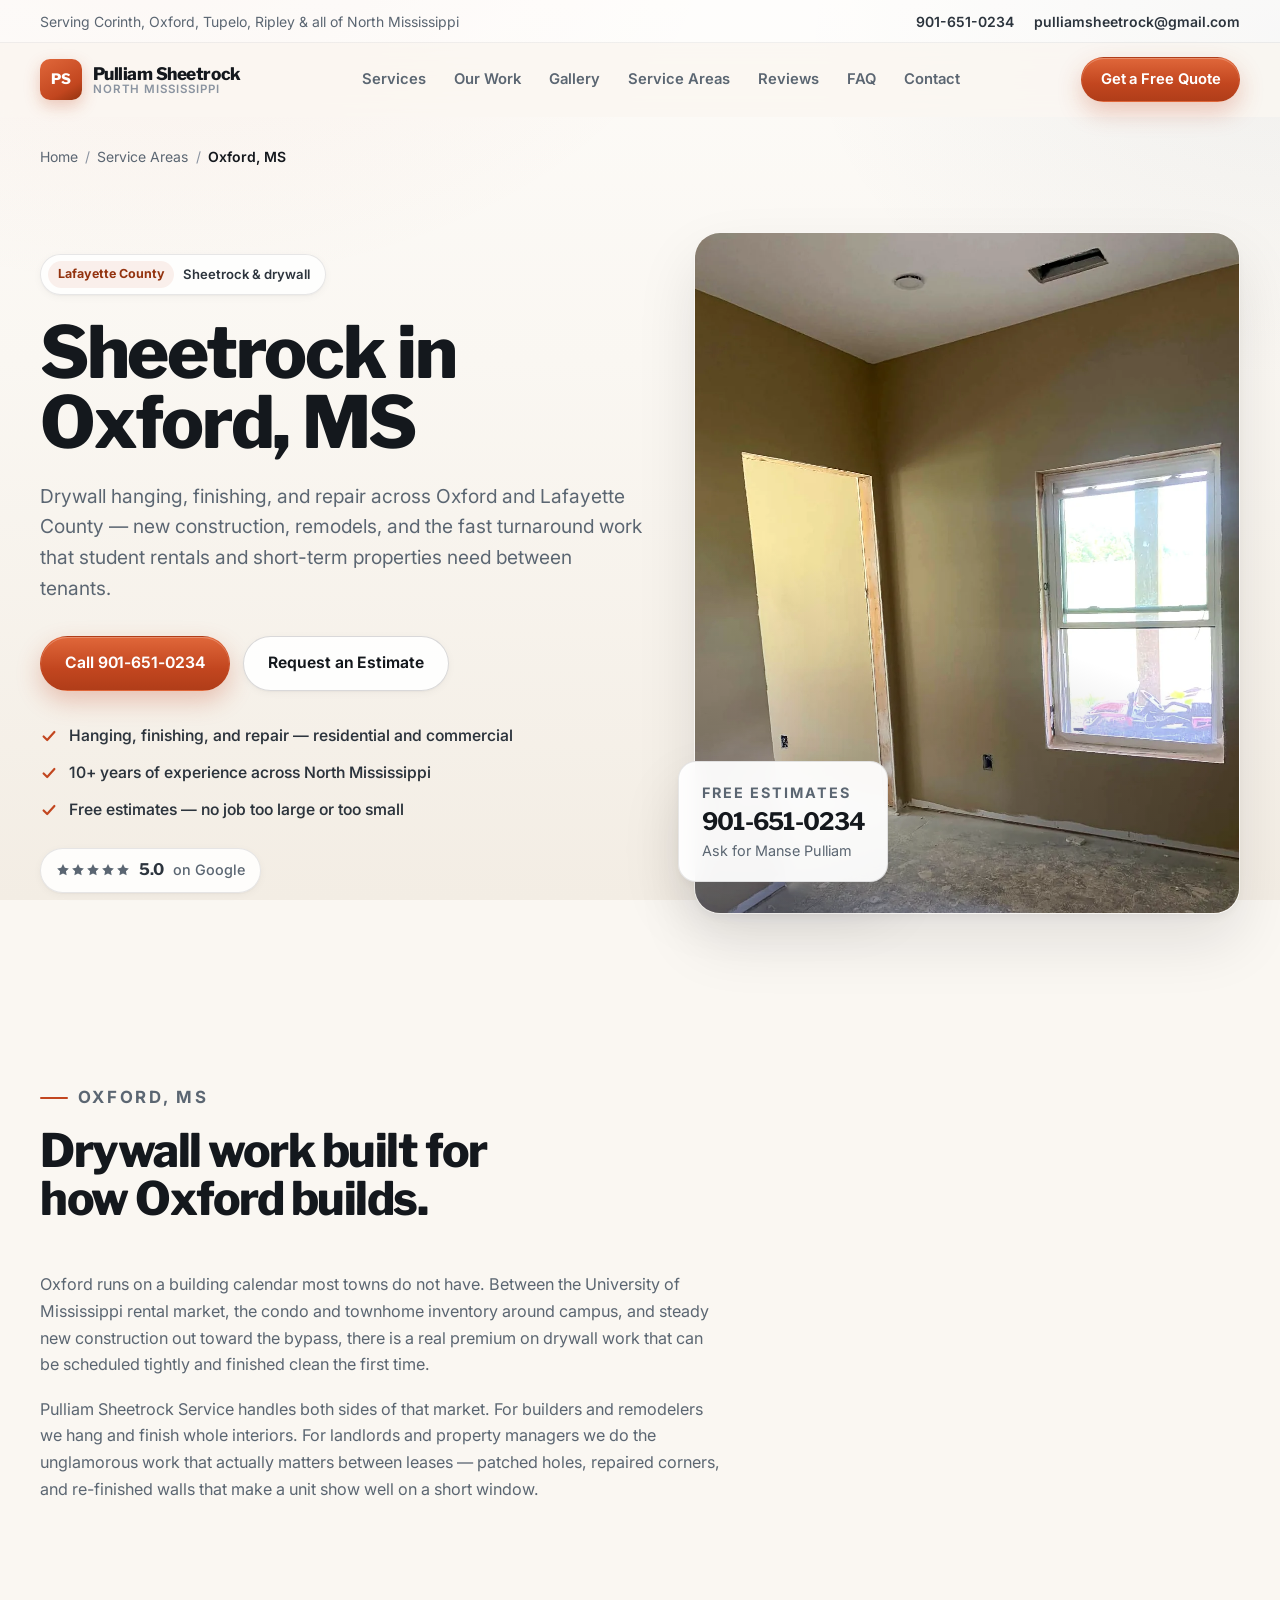
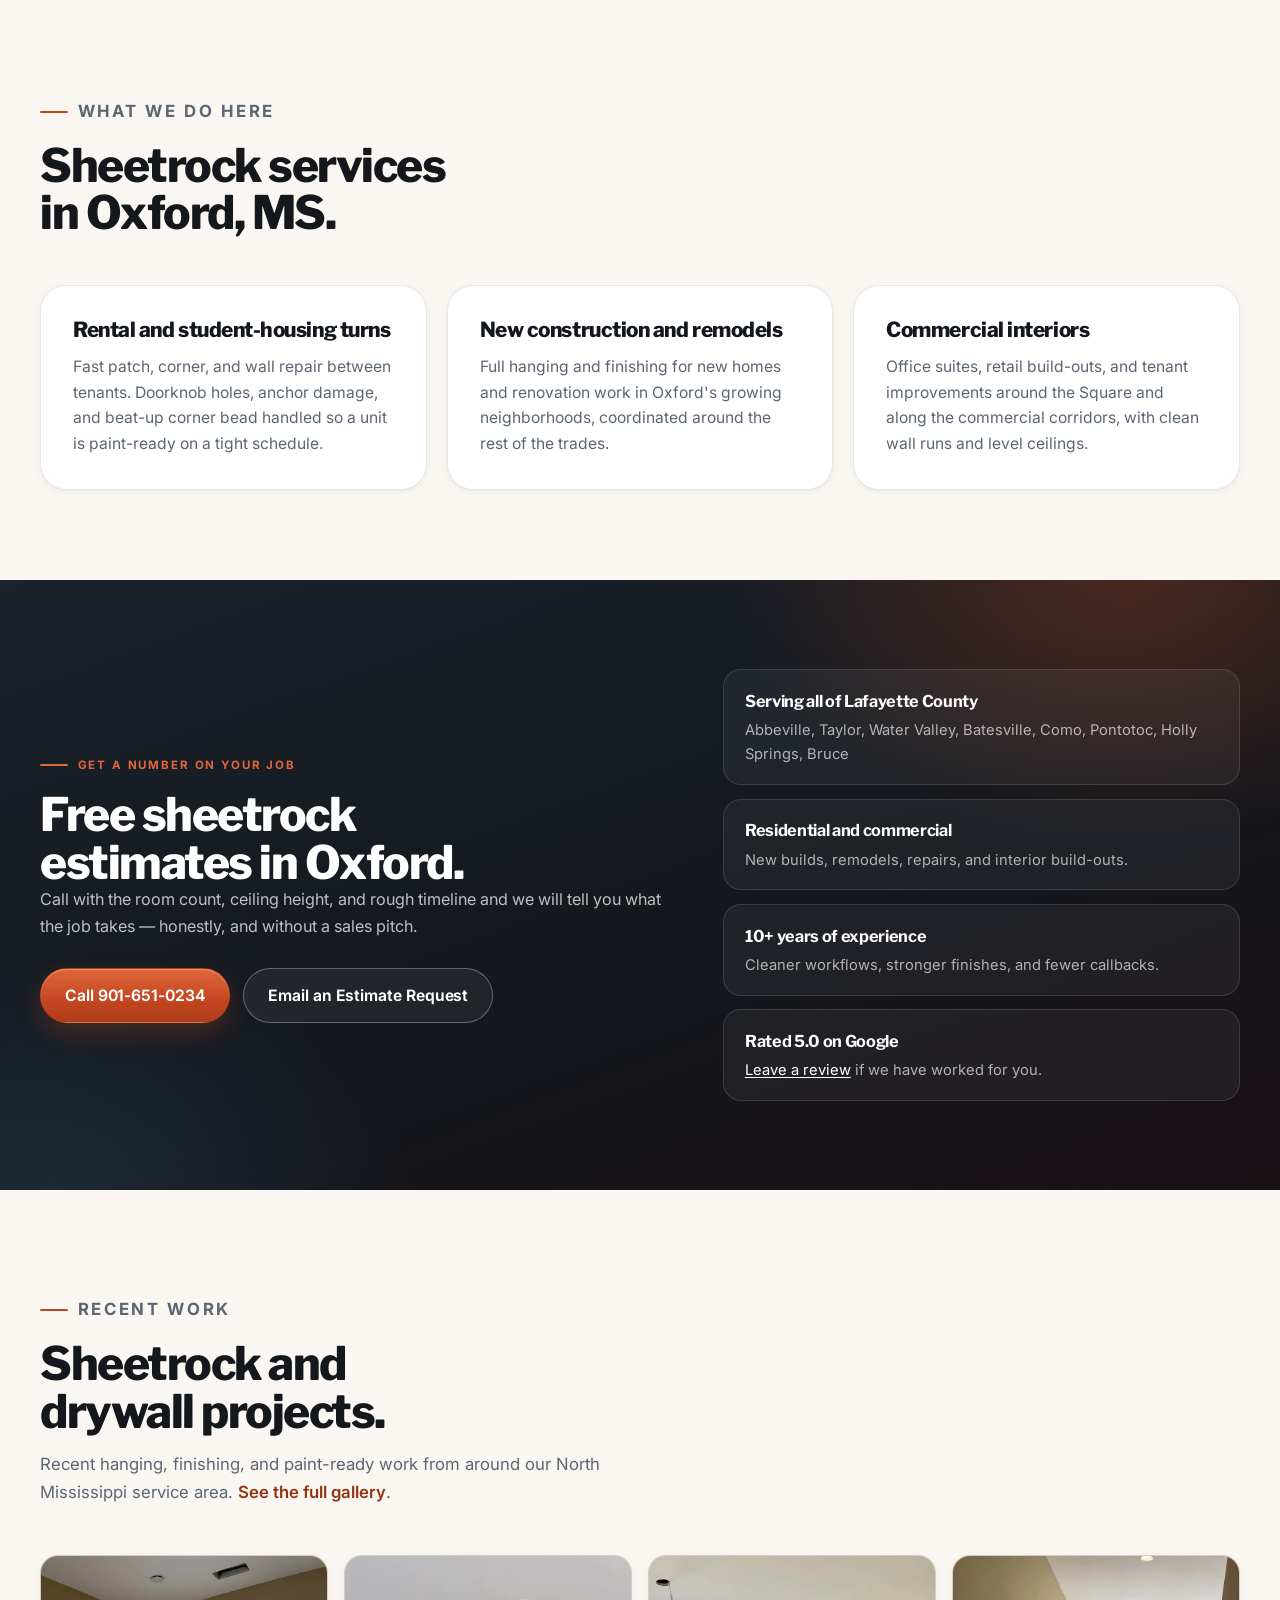
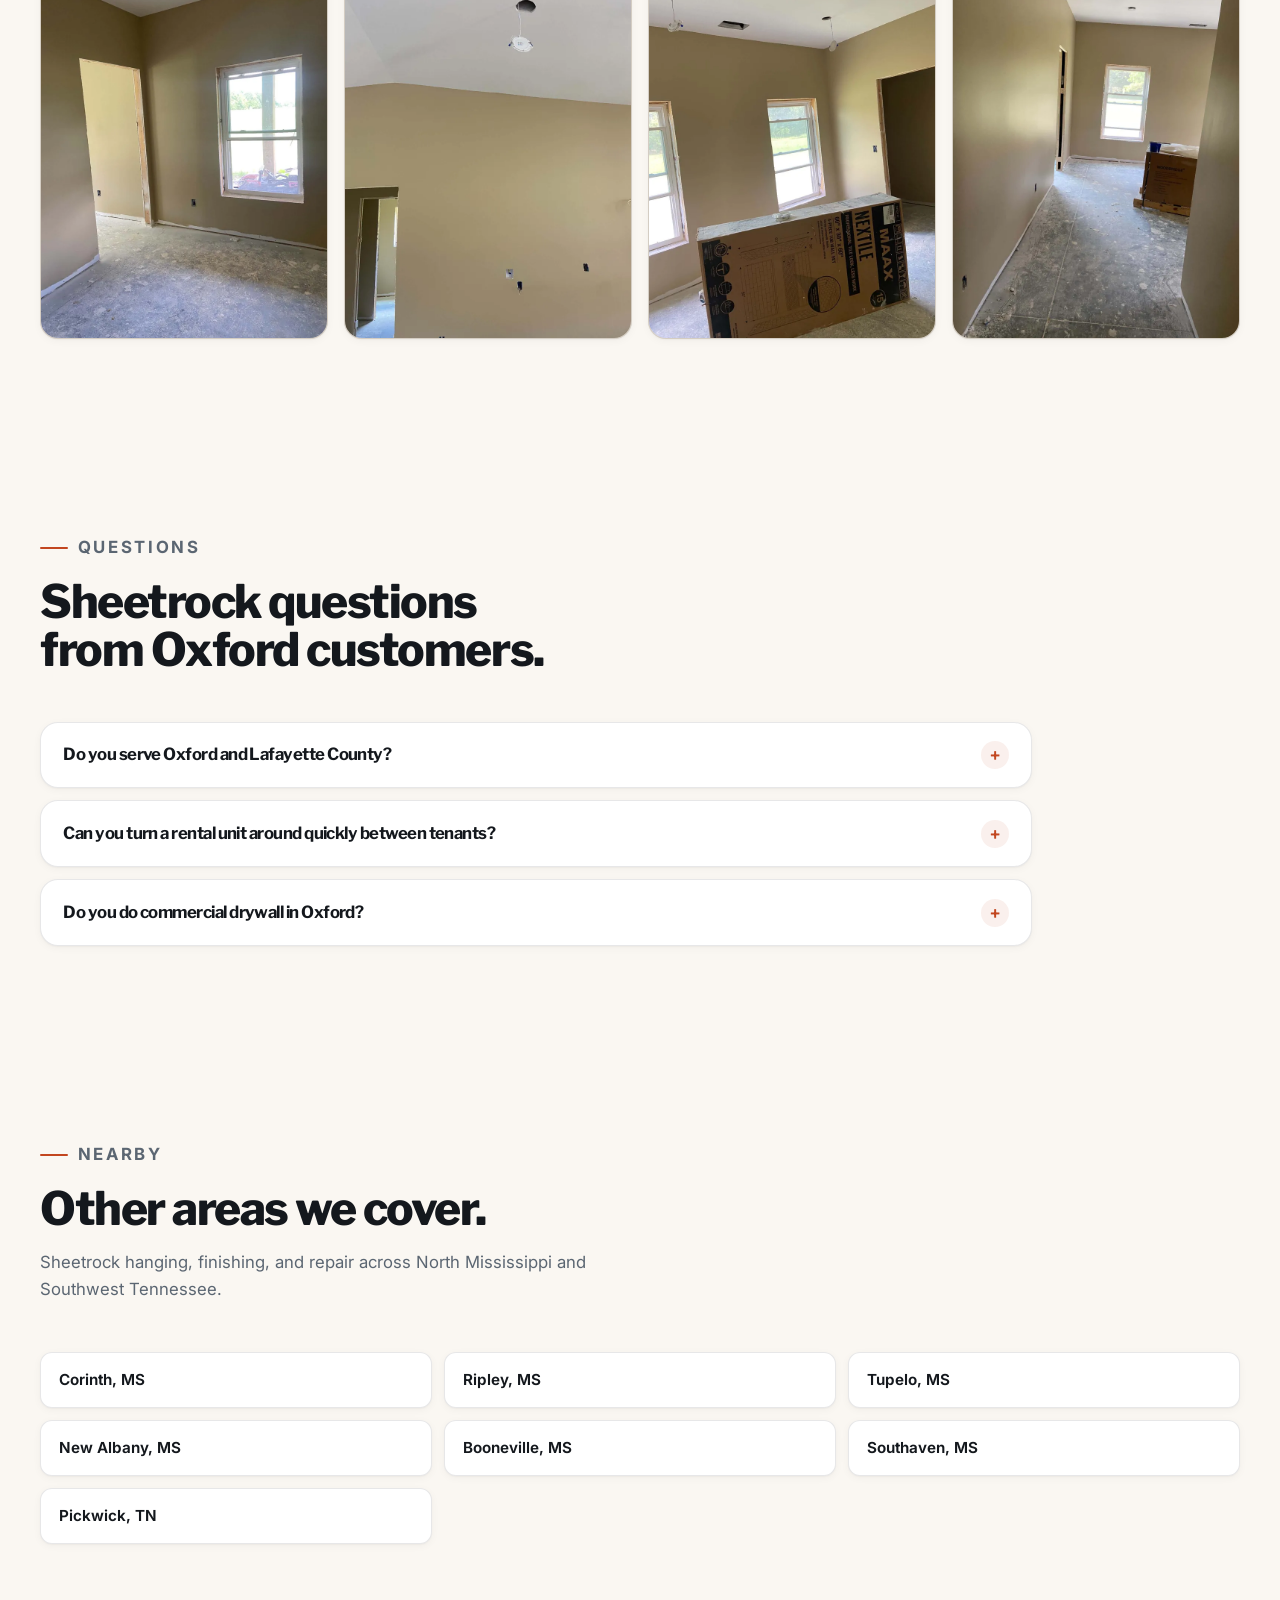
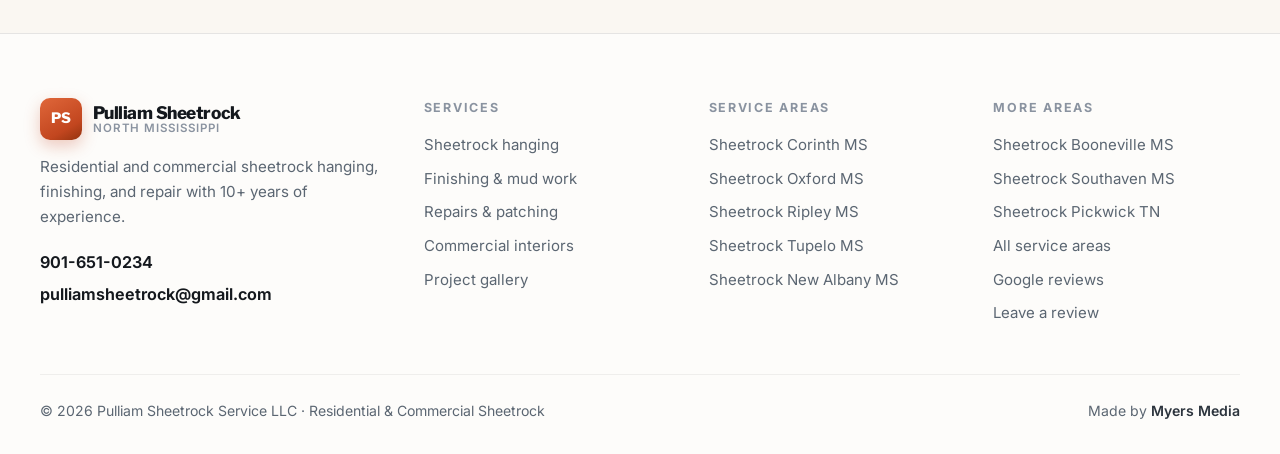
<file: sheetrock-oxford-ms/index.html>
<!DOCTYPE html>
<html lang="en">
<head>
  <meta charset="UTF-8">
  <meta name="viewport" content="width=device-width, initial-scale=1.0">
  <title>Sheetrock Oxford MS | Drywall Hanging, Finishing &amp; Repair</title>
  <meta name="description" content="Sheetrock contractor in Oxford, MS. Drywall hanging, finishing, and fast rental turn repairs across Lafayette County. Free estimates — call 901-651-0234.">
  <meta name="robots" content="index, follow, max-image-preview:large, max-snippet:-1">
  <meta name="theme-color" content="#c2461f">
  <link rel="canonical" href="https://www.pulliamsheetrock.com/sheetrock-oxford-ms/">

  <meta property="og:type" content="website">
  <meta property="og:url" content="https://www.pulliamsheetrock.com/sheetrock-oxford-ms/">
  <meta property="og:site_name" content="Pulliam Sheetrock Service">
  <meta property="og:locale" content="en_US">
  <meta property="og:title" content="Sheetrock Oxford MS | Pulliam Sheetrock Service">
  <meta property="og:description" content="Sheetrock contractor in Oxford, MS. Drywall hanging, finishing, and fast rental turn repairs across Lafayette County. Free estimates — call 901-651-0234.">
  <meta property="og:image" content="https://www.pulliamsheetrock.com/assets/og-image.png">
  <meta property="og:image:width" content="1200">
  <meta property="og:image:height" content="630">
  <meta name="twitter:card" content="summary_large_image">
  <meta name="twitter:title" content="Sheetrock Oxford MS">
  <meta name="twitter:description" content="Sheetrock contractor in Oxford, MS. Drywall hanging, finishing, and fast rental turn repairs across Lafayette County. Free estimates — call 901-651-0234.">
  <meta name="twitter:image" content="https://www.pulliamsheetrock.com/assets/og-image.png">

  <link rel="icon" href="/assets/favicon.svg" type="image/svg+xml">
  <link rel="preconnect" href="https://fonts.googleapis.com">
  <link rel="preconnect" href="https://fonts.gstatic.com" crossorigin>
  <link rel="preload" as="image" href="/assets/hero-interior.webp" fetchpriority="high">
  <link rel="stylesheet" href="https://fonts.googleapis.com/css2?family=Inter:wght@400..700&family=Libre+Franklin:wght@700..800&display=swap">
  <link rel="stylesheet" href="/styles.css?v=6">
  <script>document.documentElement.className += " js";</script>

  <script type="application/ld+json">
{
  "@context": "https://schema.org",
  "@graph": [
    {
      "@type": "Service",
      "@id": "https://www.pulliamsheetrock.com/sheetrock-oxford-ms/#service",
      "serviceType": "Sheetrock and drywall contractor",
      "name": "Sheetrock Services in Oxford, MS",
      "description": "Sheetrock hanging, finishing, and repair for residential and commercial properties in Oxford, MS and Lafayette County.",
      "url": "https://www.pulliamsheetrock.com/sheetrock-oxford-ms/",
      "provider": {
        "@id": "https://www.pulliamsheetrock.com/#business"
      },
      "areaServed": [
        {
          "@type": "City",
          "name": "Oxford",
          "addressRegion": "MS"
        },
        {
          "@type": "AdministrativeArea",
          "name": "Lafayette County, Mississippi"
        }
      ],
      "hasOfferCatalog": {
        "@type": "OfferCatalog",
        "name": "Sheetrock services in Oxford",
        "itemListElement": [
          {
            "@type": "Offer",
            "itemOffered": {
              "@type": "Service",
              "name": "Rental and student-housing turns",
              "description": "Fast patch, corner, and wall repair between tenants. Doorknob holes, anchor damage, and beat-up corner bead handled so a unit is paint-ready on a tight schedule."
            }
          },
          {
            "@type": "Offer",
            "itemOffered": {
              "@type": "Service",
              "name": "New construction and remodels",
              "description": "Full hanging and finishing for new homes and renovation work in Oxford's growing neighborhoods, coordinated around the rest of the trades."
            }
          },
          {
            "@type": "Offer",
            "itemOffered": {
              "@type": "Service",
              "name": "Commercial interiors",
              "description": "Office suites, retail build-outs, and tenant improvements around the Square and along the commercial corridors, with clean wall runs and level ceilings."
            }
          }
        ]
      }
    },
    {
      "@type": "BreadcrumbList",
      "@id": "https://www.pulliamsheetrock.com/sheetrock-oxford-ms/#breadcrumb",
      "itemListElement": [
        {
          "@type": "ListItem",
          "position": 1,
          "name": "Home",
          "item": "https://www.pulliamsheetrock.com/"
        },
        {
          "@type": "ListItem",
          "position": 2,
          "name": "Service Areas",
          "item": "https://www.pulliamsheetrock.com/#areas"
        },
        {
          "@type": "ListItem",
          "position": 3,
          "name": "Sheetrock Oxford, MS",
          "item": "https://www.pulliamsheetrock.com/sheetrock-oxford-ms/"
        }
      ]
    },
    {
      "@type": "FAQPage",
      "@id": "https://www.pulliamsheetrock.com/sheetrock-oxford-ms/#faq",
      "mainEntity": [
        {
          "@type": "Question",
          "name": "Do you serve Oxford and Lafayette County?",
          "acceptedAnswer": {
            "@type": "Answer",
            "text": "Yes. We work throughout Oxford and the surrounding Lafayette County area, including Abbeville, Taylor, and Water Valley."
          }
        },
        {
          "@type": "Question",
          "name": "Can you turn a rental unit around quickly between tenants?",
          "acceptedAnswer": {
            "@type": "Answer",
            "text": "Yes. Turn work is scheduled around your move-out date. Give us the unit count and the window you are working with and we will tell you honestly whether we can hit it."
          }
        },
        {
          "@type": "Question",
          "name": "Do you do commercial drywall in Oxford?",
          "acceptedAnswer": {
            "@type": "Answer",
            "text": "Yes. Office interiors, retail spaces, and tenant build-outs are all work we take, alongside residential jobs."
          }
        }
      ]
    },
    {
      "@type": "WebPage",
      "@id": "https://www.pulliamsheetrock.com/sheetrock-oxford-ms/",
      "url": "https://www.pulliamsheetrock.com/sheetrock-oxford-ms/",
      "name": "Sheetrock Oxford MS | Drywall Hanging, Finishing & Repair",
      "description": "Sheetrock contractor in Oxford, MS. Drywall hanging, finishing, and fast rental turn repairs across Lafayette County. Free estimates — call 901-651-0234.",
      "isPartOf": {
        "@id": "https://www.pulliamsheetrock.com/#website"
      },
      "about": {
        "@id": "https://www.pulliamsheetrock.com/#business"
      },
      "breadcrumb": {
        "@id": "https://www.pulliamsheetrock.com/sheetrock-oxford-ms/#breadcrumb"
      },
      "inLanguage": "en-US"
    }
  ]
}
  </script>
</head>
<body>

  <div class="topbar">
    <div class="topbar-inner">
      <p>Serving Corinth, Oxford, Tupelo, Ripley &amp; all of North Mississippi</p>
      <div class="topbar-links">
        <a href="tel:+19016510234">901-651-0234</a>
        <a href="mailto:pulliamsheetrock@gmail.com">pulliamsheetrock@gmail.com</a>
      </div>
    </div>
  </div>

  <header class="site-header">
    <nav class="navbar" aria-label="Main">
      <a href="/" class="nav-brand" aria-label="Pulliam Sheetrock Service home">
        <span class="nav-brand-mark" aria-hidden="true">PS</span>
        <span class="nav-brand-text">
          <strong>Pulliam Sheetrock</strong>
          <span>North Mississippi</span>
        </span>
      </a>

      <div class="nav-links" id="nav-links">
        <a href="/#services">Services</a>
        <a href="/#work">Our Work</a>
        <a href="/#gallery">Gallery</a>
        <a href="/#areas">Service Areas</a>
        <a href="/#reviews">Reviews</a>
        <a href="/#faq">FAQ</a>
        <a href="/#contact">Contact</a>
      </div>

      <div class="nav-actions">
        <a class="button button-primary nav-cta" href="tel:+19016510234">Get a Free Quote</a>
        <button class="nav-toggle" type="button" aria-expanded="false" aria-controls="nav-links" aria-label="Toggle navigation menu">
          <span></span>
        </button>
      </div>
    </nav>
  </header>

  <main>

    <nav class="breadcrumb container" aria-label="Breadcrumb">
      <ol>
        <li><a href="/">Home</a></li>
        <li><a href="/#areas">Service Areas</a></li>
        <li><span aria-current="page">Oxford, MS</span></li>
      </ol>
    </nav>

    <section class="hero container">
      <div class="hero-grid">
        <div>
          <span class="hero-badge"><b>Lafayette County</b> Sheetrock &amp; drywall</span>
          <h1>Sheetrock in Oxford, MS</h1>
          <p class="lead">Drywall hanging, finishing, and repair across Oxford and Lafayette County — new construction, remodels, and the fast turnaround work that student rentals and short-term properties need between tenants.</p>

          <div class="hero-actions">
            <a class="button button-primary" href="tel:+19016510234">Call 901-651-0234</a>
            <a class="button button-secondary" href="mailto:pulliamsheetrock@gmail.com">Request an Estimate</a>
          </div>

          <ul class="hero-points">
            <li>
              <svg width="18" height="18" viewBox="0 0 20 20" fill="none" aria-hidden="true"><path d="M4 10.5l4 4 8-9" stroke="currentColor" stroke-width="2.4" stroke-linecap="round" stroke-linejoin="round"/></svg>
              <span>Hanging, finishing, and repair &mdash; residential and commercial</span>
            </li>
            <li>
              <svg width="18" height="18" viewBox="0 0 20 20" fill="none" aria-hidden="true"><path d="M4 10.5l4 4 8-9" stroke="currentColor" stroke-width="2.4" stroke-linecap="round" stroke-linejoin="round"/></svg>
              <span>10+ years of experience across North Mississippi</span>
            </li>
            <li>
              <svg width="18" height="18" viewBox="0 0 20 20" fill="none" aria-hidden="true"><path d="M4 10.5l4 4 8-9" stroke="currentColor" stroke-width="2.4" stroke-linecap="round" stroke-linejoin="round"/></svg>
              <span>Free estimates &mdash; no job too large or too small</span>
            </li>
          </ul>

          <a class="rating-inline" href="https://www.google.com/maps?cid=15387246880298957759" target="_blank" rel="noopener"
             aria-label="Rated 5.0 out of 5 on Google. Read our reviews.">
            <span class="stars" aria-hidden="true"><svg width="14" height="14" viewBox="0 0 20 20" fill="currentColor"><path d="M10 1.6l2.6 5.3 5.8.8-4.2 4.1 1 5.8-5.2-2.7-5.2 2.7 1-5.8L1.6 7.7l5.8-.8z"/></svg><svg width="14" height="14" viewBox="0 0 20 20" fill="currentColor"><path d="M10 1.6l2.6 5.3 5.8.8-4.2 4.1 1 5.8-5.2-2.7-5.2 2.7 1-5.8L1.6 7.7l5.8-.8z"/></svg><svg width="14" height="14" viewBox="0 0 20 20" fill="currentColor"><path d="M10 1.6l2.6 5.3 5.8.8-4.2 4.1 1 5.8-5.2-2.7-5.2 2.7 1-5.8L1.6 7.7l5.8-.8z"/></svg><svg width="14" height="14" viewBox="0 0 20 20" fill="currentColor"><path d="M10 1.6l2.6 5.3 5.8.8-4.2 4.1 1 5.8-5.2-2.7-5.2 2.7 1-5.8L1.6 7.7l5.8-.8z"/></svg><svg width="14" height="14" viewBox="0 0 20 20" fill="currentColor"><path d="M10 1.6l2.6 5.3 5.8.8-4.2 4.1 1 5.8-5.2-2.7-5.2 2.7 1-5.8L1.6 7.7l5.8-.8z"/></svg></span>
            <b>5.0</b>
            <span>on Google</span>
          </a>
        </div>

        <div class="hero-media">
          <div class="hero-media-frame">
            <img src="/assets/hero-interior.webp" width="1080" height="1350"
                 alt="Freshly hung and finished sheetrock walls, ceiling, and window return"
                 fetchpriority="high" decoding="async">
          </div>
          <div class="hero-card">
            <span class="hero-card-label">Free estimates</span>
            <strong>901-651-0234</strong>
            <span>Ask for Manse Pulliam</span>
          </div>
        </div>
      </div>
    </section>

    <section class="section container">
      <div class="section-heading" data-reveal>
        <p class="eyebrow">Oxford, MS</p>
        <h2>Drywall work built for how Oxford builds.</h2>
      </div>
      <div class="prose" data-reveal>
        <p>Oxford runs on a building calendar most towns do not have. Between the University of Mississippi rental market, the condo and townhome inventory around campus, and steady new construction out toward the bypass, there is a real premium on drywall work that can be scheduled tightly and finished clean the first time.</p>
        <p>Pulliam Sheetrock Service handles both sides of that market. For builders and remodelers we hang and finish whole interiors. For landlords and property managers we do the unglamorous work that actually matters between leases — patched holes, repaired corners, and re-finished walls that make a unit show well on a short window.</p>
      </div>
    </section>

    <section class="section container">
      <div class="section-heading" data-reveal>
        <p class="eyebrow">What we do here</p>
        <h2>Sheetrock services in Oxford, MS.</h2>
      </div>
      <div class="card-grid">
        <article class="card" data-reveal>
          <h3>Rental and student-housing turns</h3>
          <p>Fast patch, corner, and wall repair between tenants. Doorknob holes, anchor damage, and beat-up corner bead handled so a unit is paint-ready on a tight schedule.</p>
        </article>
        <article class="card" data-reveal>
          <h3>New construction and remodels</h3>
          <p>Full hanging and finishing for new homes and renovation work in Oxford's growing neighborhoods, coordinated around the rest of the trades.</p>
        </article>
        <article class="card" data-reveal>
          <h3>Commercial interiors</h3>
          <p>Office suites, retail build-outs, and tenant improvements around the Square and along the commercial corridors, with clean wall runs and level ceilings.</p>
        </article>
      </div>
    </section>

    <section class="band section">
      <div class="container band-inner">
        <div data-reveal>
          <p class="eyebrow">Get a number on your job</p>
          <h2>Free sheetrock estimates in Oxford.</h2>
          <p>
            Call with the room count, ceiling height, and rough timeline and we will tell you what the job takes &mdash; honestly, and without a sales pitch.
          </p>
          <div class="band-actions">
            <a class="button button-primary" href="tel:+19016510234">Call 901-651-0234</a>
            <a class="button button-ghost" href="mailto:pulliamsheetrock@gmail.com">Email an Estimate Request</a>
          </div>
        </div>

        <ul class="band-list" data-reveal>
          <li>
            <strong>Serving all of Lafayette County</strong>
            <span>Abbeville, Taylor, Water Valley, Batesville, Como, Pontotoc, Holly Springs, Bruce</span>
          </li>
          <li>
            <strong>Residential and commercial</strong>
            <span>New builds, remodels, repairs, and interior build-outs.</span>
          </li>
          <li>
            <strong>10+ years of experience</strong>
            <span>Cleaner workflows, stronger finishes, and fewer callbacks.</span>
          </li>
          <li>
            <strong>Rated 5.0 on Google</strong>
            <span><a href="https://www.google.com/maps/place//data=!4m3!3m2!1s0x40f0ca8b9b483b0f:0xd58a7b833374fbbf!12e1" target="_blank" rel="noopener" style="color:#fff;text-decoration:underline;text-underline-offset:2px;">Leave a review</a> if we have worked for you.</span>
          </li>
        </ul>
      </div>
    </section>

    <section class="section container">
      <div class="section-heading" data-reveal>
        <p class="eyebrow">Recent work</p>
        <h2>Sheetrock and drywall projects.</h2>
        <p>Recent hanging, finishing, and paint-ready work from around our North Mississippi service area. <a href="/#gallery" style="color:var(--rust-deep);font-weight:600;">See the full gallery</a>.</p>
      </div>
      <div class="gallery-grid" data-reveal>
        <figure class="gallery-card">
          <img src="/assets/gallery-bedroom-window.webp" width="768" height="1024" loading="lazy" decoding="async" alt="Bedroom with finished sheetrock walls, painted ceiling, and window return">
          <figcaption class="gallery-overlay"><span>Bedroom Walls &amp; Ceiling</span></figcaption>
        </figure>
        <figure class="gallery-card">
          <img src="/assets/gallery-vaulted-ceiling.webp" width="768" height="1024" loading="lazy" decoding="async" alt="Vaulted ceiling finished in white above a smooth painted wall">
          <figcaption class="gallery-overlay"><span>Vaulted Ceiling Finish</span></figcaption>
        </figure>
        <figure class="gallery-card">
          <img src="/assets/gallery-master-suite.webp" width="768" height="1024" loading="lazy" decoding="async" alt="Master suite with finished drywall, painted walls, and recessed lighting">
          <figcaption class="gallery-overlay"><span>Master Suite Finish</span></figcaption>
        </figure>
        <figure class="gallery-card">
          <img src="/assets/gallery-hallway-finish.webp" width="768" height="1024" loading="lazy" decoding="async" alt="Hallway with finished drywall and fresh paint leading to a window">
          <figcaption class="gallery-overlay"><span>Hallway Drywall &amp; Paint</span></figcaption>
        </figure>
      </div>
    </section>

    <section class="section container">
      <div class="section-heading" data-reveal>
        <p class="eyebrow">Questions</p>
        <h2>Sheetrock questions from Oxford customers.</h2>
      </div>
      <div class="faq-list" data-reveal>
        <details>
          <summary>Do you serve Oxford and Lafayette County?</summary>
          <p>Yes. We work throughout Oxford and the surrounding Lafayette County area, including Abbeville, Taylor, and Water Valley.</p>
        </details>
        <details>
          <summary>Can you turn a rental unit around quickly between tenants?</summary>
          <p>Yes. Turn work is scheduled around your move-out date. Give us the unit count and the window you are working with and we will tell you honestly whether we can hit it.</p>
        </details>
        <details>
          <summary>Do you do commercial drywall in Oxford?</summary>
          <p>Yes. Office interiors, retail spaces, and tenant build-outs are all work we take, alongside residential jobs.</p>
        </details>
      </div>
    </section>

    <section class="section container">
      <div class="section-heading" data-reveal>
        <p class="eyebrow">Nearby</p>
        <h2>Other areas we cover.</h2>
        <p>Sheetrock hanging, finishing, and repair across North Mississippi and Southwest Tennessee.</p>
      </div>
      <div class="city-grid" data-reveal>
          <a class="city-link" href="/sheetrock-corinth-ms/">Corinth, MS</a>
          <a class="city-link" href="/sheetrock-ripley-ms/">Ripley, MS</a>
          <a class="city-link" href="/sheetrock-tupelo-ms/">Tupelo, MS</a>
          <a class="city-link" href="/sheetrock-new-albany-ms/">New Albany, MS</a>
          <a class="city-link" href="/sheetrock-booneville-ms/">Booneville, MS</a>
          <a class="city-link" href="/sheetrock-southaven-ms/">Southaven, MS</a>
          <a class="city-link" href="/sheetrock-pickwick-tn/">Pickwick, TN</a>
      </div>
    </section>

  </main>

  <footer class="footer">
    <div class="container">
      <div class="footer-grid">
        <div class="footer-brand">
          <a href="/" class="nav-brand">
            <span class="nav-brand-mark" aria-hidden="true">PS</span>
            <span class="nav-brand-text">
              <strong>Pulliam Sheetrock</strong>
              <span>North Mississippi</span>
            </span>
          </a>
          <p>Residential and commercial sheetrock hanging, finishing, and repair with 10+ years of experience.</p>
          <div class="footer-contact">
            <a href="tel:+19016510234">901-651-0234</a>
            <a href="mailto:pulliamsheetrock@gmail.com">pulliamsheetrock@gmail.com</a>
          </div>
        </div>

        <div class="footer-col">
          <h4>Services</h4>
          <ul>
            <li><a href="/#services">Sheetrock hanging</a></li>
            <li><a href="/#services">Finishing &amp; mud work</a></li>
            <li><a href="/#services">Repairs &amp; patching</a></li>
            <li><a href="/#work">Commercial interiors</a></li>
            <li><a href="/#gallery">Project gallery</a></li>
          </ul>
        </div>

        <div class="footer-col">
          <h4>Service areas</h4>
          <ul>
            <li><a href="/sheetrock-corinth-ms/">Sheetrock Corinth MS</a></li>
            <li><a href="/sheetrock-oxford-ms/">Sheetrock Oxford MS</a></li>
            <li><a href="/sheetrock-ripley-ms/">Sheetrock Ripley MS</a></li>
            <li><a href="/sheetrock-tupelo-ms/">Sheetrock Tupelo MS</a></li>
            <li><a href="/sheetrock-new-albany-ms/">Sheetrock New Albany MS</a></li>
          </ul>
        </div>

        <div class="footer-col">
          <h4>More areas</h4>
          <ul>
            <li><a href="/sheetrock-booneville-ms/">Sheetrock Booneville MS</a></li>
            <li><a href="/sheetrock-southaven-ms/">Sheetrock Southaven MS</a></li>
            <li><a href="/sheetrock-pickwick-tn/">Sheetrock Pickwick TN</a></li>
            <li><a href="/#areas">All service areas</a></li>
            <li><a href="https://www.google.com/maps?cid=15387246880298957759" target="_blank" rel="noopener">Google reviews</a></li>
            <li><a href="https://www.google.com/maps/place//data=!4m3!3m2!1s0x40f0ca8b9b483b0f:0xd58a7b833374fbbf!12e1" target="_blank" rel="noopener">Leave a review</a></li>
          </ul>
        </div>
      </div>

      <div class="footer-bottom">
        <p>&copy; <span id="year">2026</span> Pulliam Sheetrock Service LLC &middot; Residential &amp; Commercial Sheetrock</p>
        <p>Made by <a href="https://myersgroupmedia.com" target="_blank" rel="noopener">Myers Media</a></p>
      </div>
    </div>
  </footer>

  <a class="floating-call" href="tel:+19016510234" aria-label="Call Pulliam Sheetrock Service at 901-651-0234">Call 901-651-0234</a>

  <script src="/script.js?v=6" defer></script>
</body>
</html>
</file>
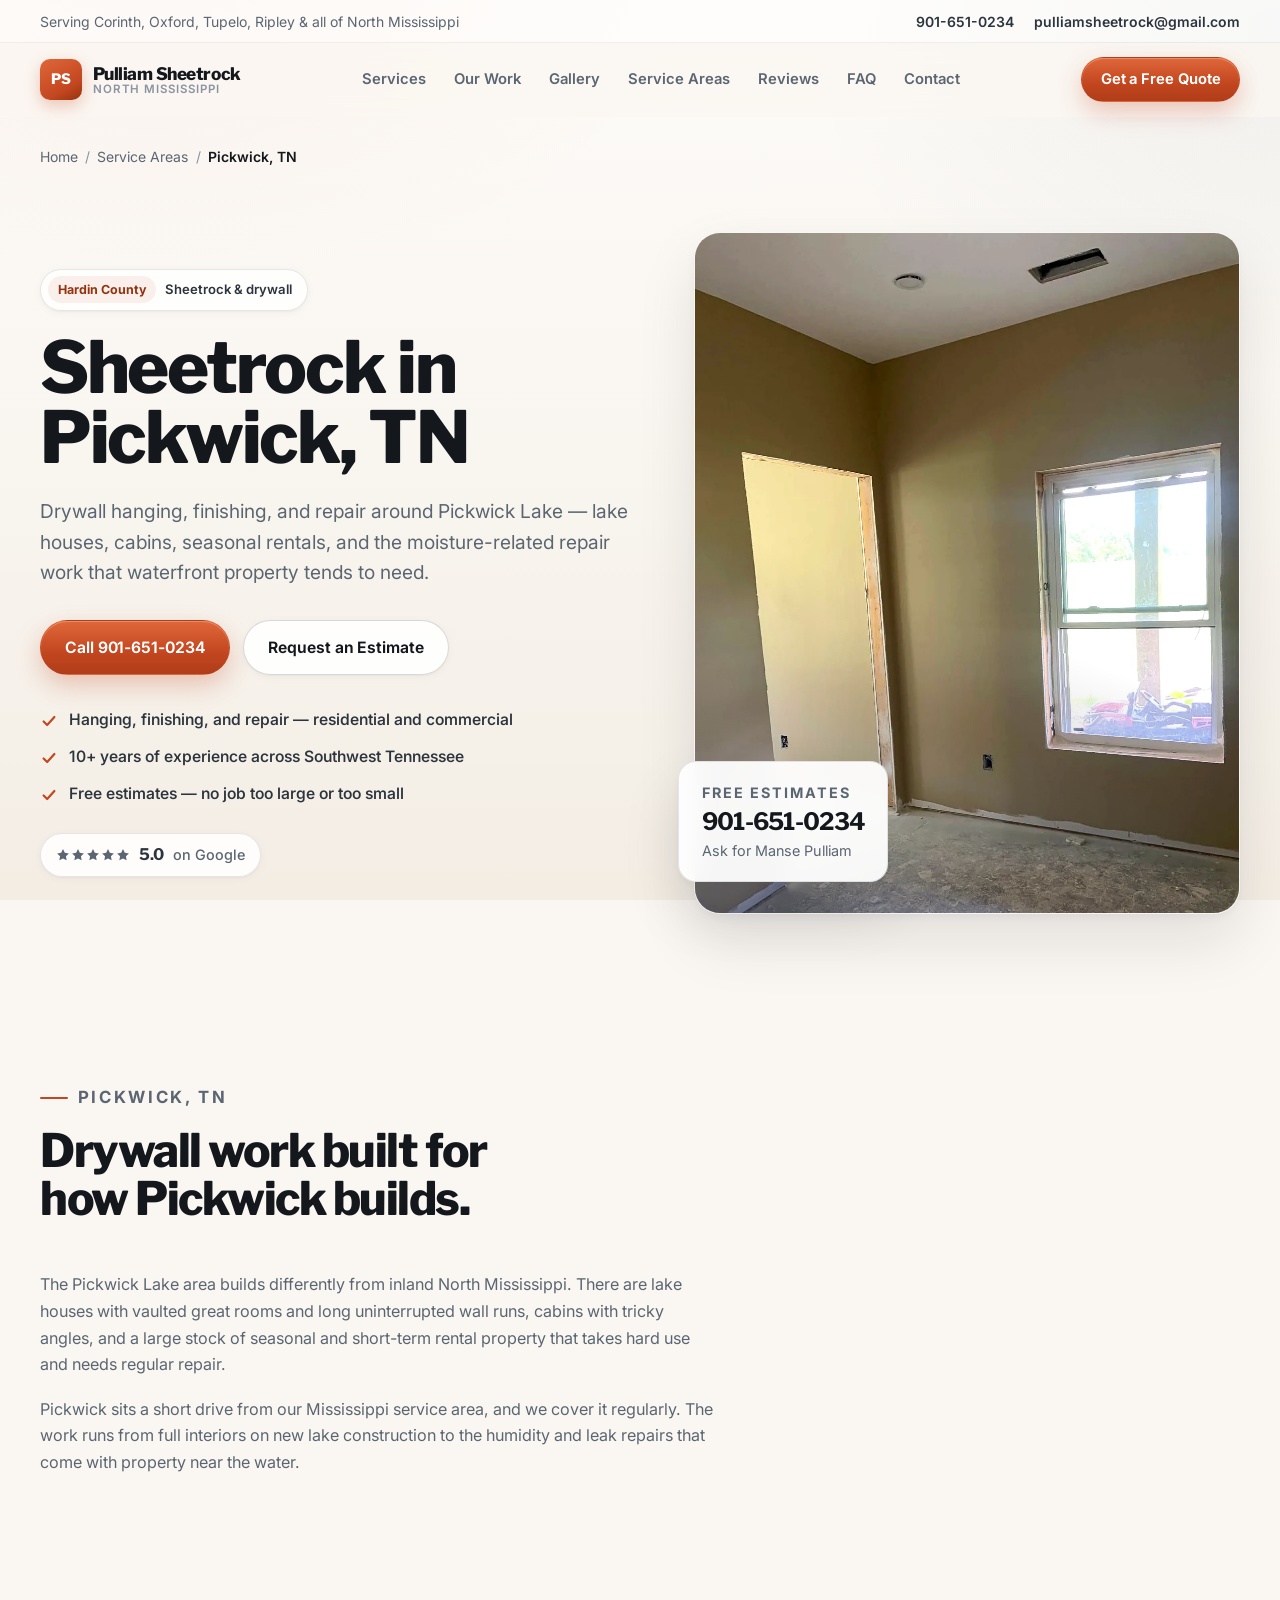
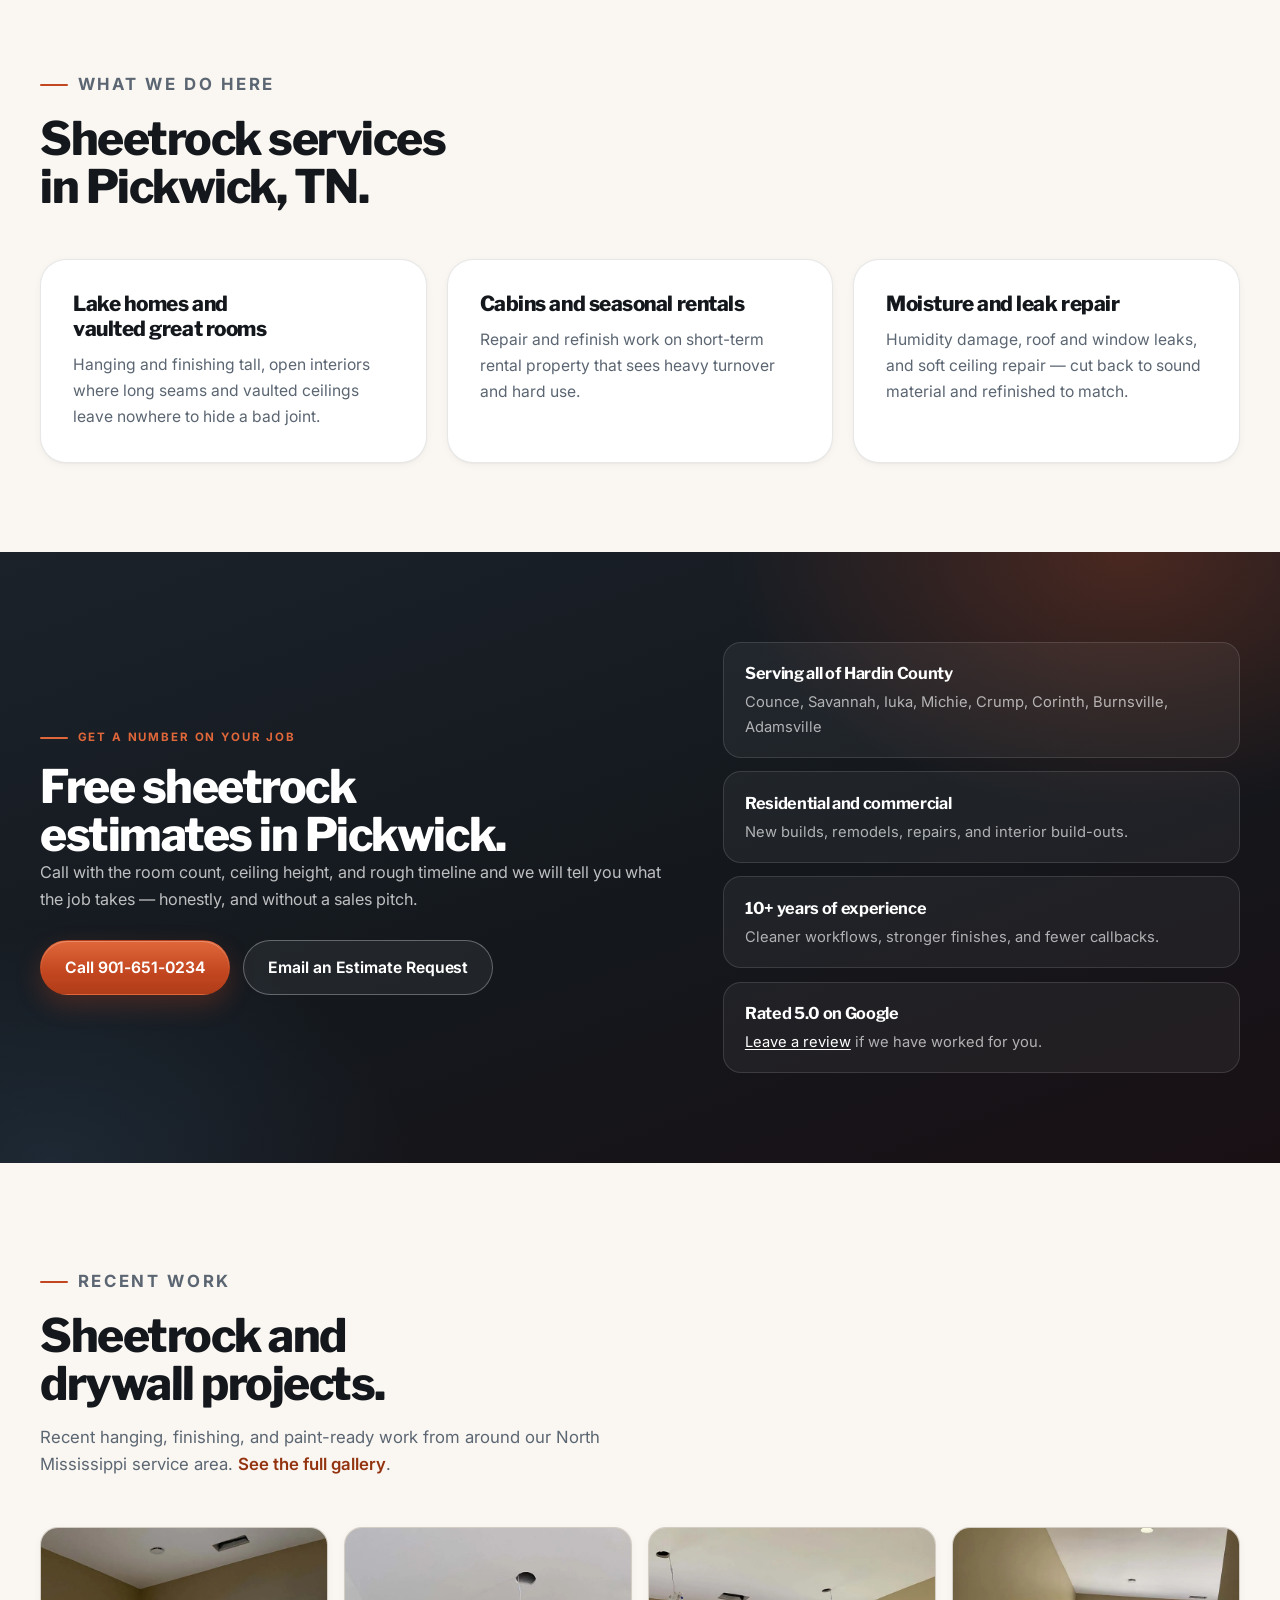
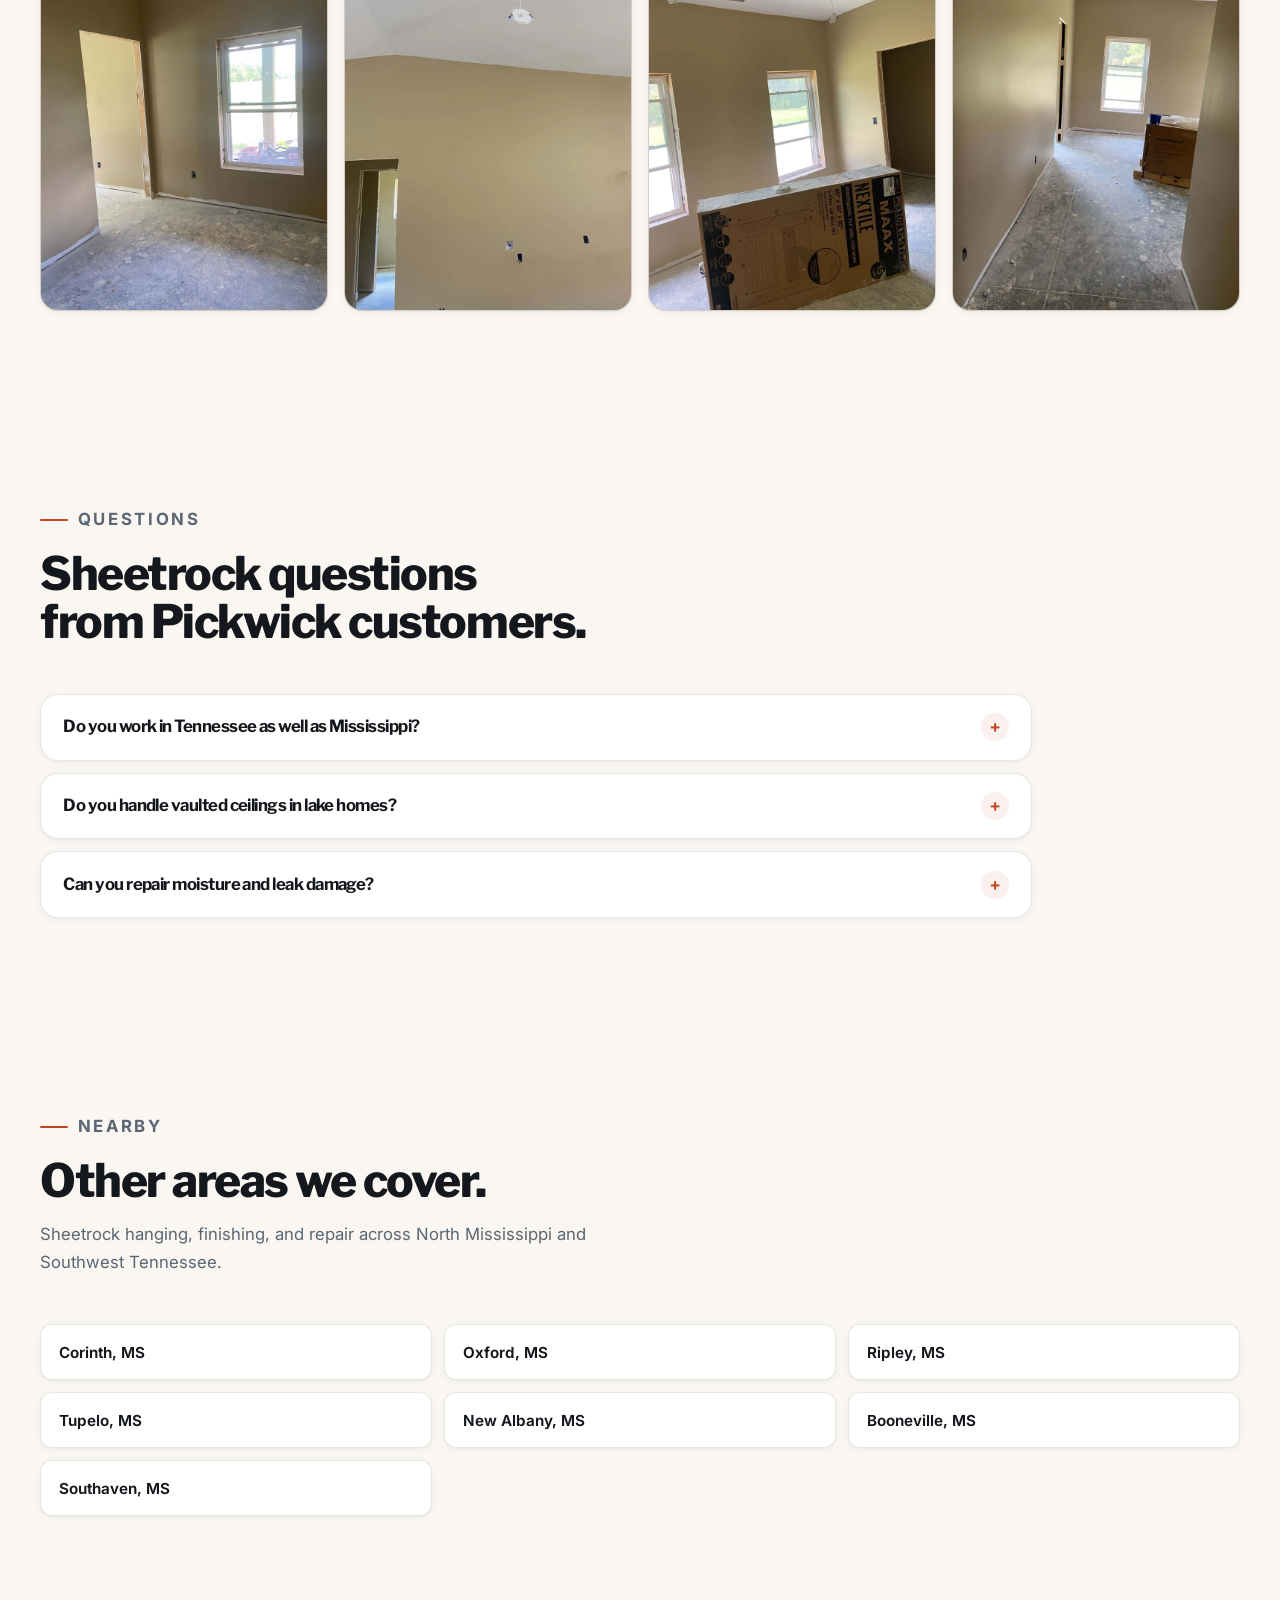
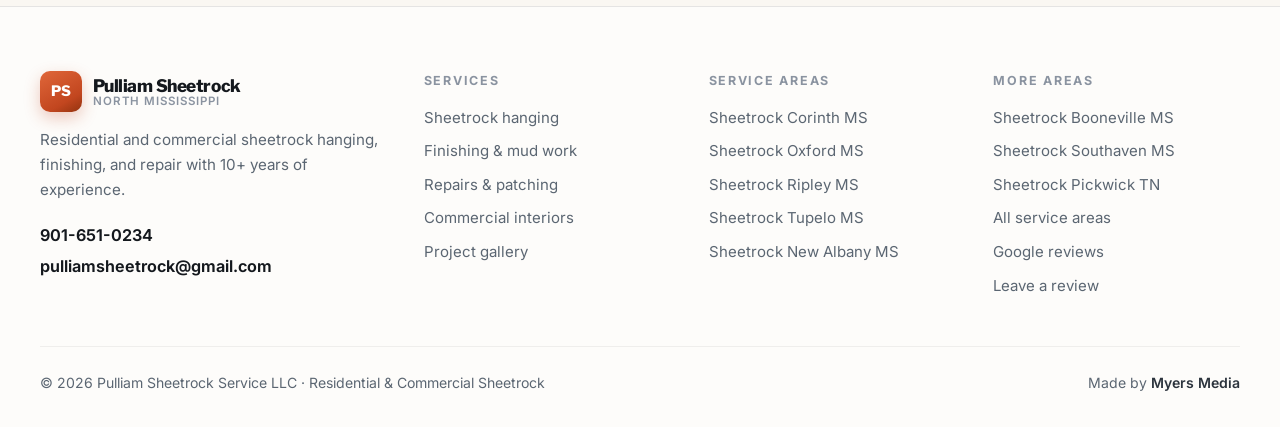
<file: sheetrock-pickwick-tn/index.html>
<!DOCTYPE html>
<html lang="en">
<head>
  <meta charset="UTF-8">
  <meta name="viewport" content="width=device-width, initial-scale=1.0">
  <title>Sheetrock Pickwick TN | Drywall Hanging, Finishing &amp; Repair</title>
  <meta name="description" content="Sheetrock contractor serving Pickwick, TN and the Pickwick Lake area. Drywall hanging, finishing, and repair for lake homes and cabins. Call 901-651-0234.">
  <meta name="robots" content="index, follow, max-image-preview:large, max-snippet:-1">
  <meta name="theme-color" content="#c2461f">
  <link rel="canonical" href="https://www.pulliamsheetrock.com/sheetrock-pickwick-tn/">

  <meta property="og:type" content="website">
  <meta property="og:url" content="https://www.pulliamsheetrock.com/sheetrock-pickwick-tn/">
  <meta property="og:site_name" content="Pulliam Sheetrock Service">
  <meta property="og:locale" content="en_US">
  <meta property="og:title" content="Sheetrock Pickwick TN | Pulliam Sheetrock Service">
  <meta property="og:description" content="Sheetrock contractor serving Pickwick, TN and the Pickwick Lake area. Drywall hanging, finishing, and repair for lake homes and cabins. Call 901-651-0234.">
  <meta property="og:image" content="https://www.pulliamsheetrock.com/assets/og-image.png">
  <meta property="og:image:width" content="1200">
  <meta property="og:image:height" content="630">
  <meta name="twitter:card" content="summary_large_image">
  <meta name="twitter:title" content="Sheetrock Pickwick TN">
  <meta name="twitter:description" content="Sheetrock contractor serving Pickwick, TN and the Pickwick Lake area. Drywall hanging, finishing, and repair for lake homes and cabins. Call 901-651-0234.">
  <meta name="twitter:image" content="https://www.pulliamsheetrock.com/assets/og-image.png">

  <link rel="icon" href="/assets/favicon.svg" type="image/svg+xml">
  <link rel="preconnect" href="https://fonts.googleapis.com">
  <link rel="preconnect" href="https://fonts.gstatic.com" crossorigin>
  <link rel="preload" as="image" href="/assets/hero-interior.webp" fetchpriority="high">
  <link rel="stylesheet" href="https://fonts.googleapis.com/css2?family=Inter:wght@400..700&family=Libre+Franklin:wght@700..800&display=swap">
  <link rel="stylesheet" href="/styles.css?v=6">
  <script>document.documentElement.className += " js";</script>

  <script type="application/ld+json">
{
  "@context": "https://schema.org",
  "@graph": [
    {
      "@type": "Service",
      "@id": "https://www.pulliamsheetrock.com/sheetrock-pickwick-tn/#service",
      "serviceType": "Sheetrock and drywall contractor",
      "name": "Sheetrock Services in Pickwick, TN",
      "description": "Sheetrock hanging, finishing, and repair for residential and commercial properties in Pickwick, TN and Hardin County.",
      "url": "https://www.pulliamsheetrock.com/sheetrock-pickwick-tn/",
      "provider": {
        "@id": "https://www.pulliamsheetrock.com/#business"
      },
      "areaServed": [
        {
          "@type": "City",
          "name": "Pickwick",
          "addressRegion": "TN"
        },
        {
          "@type": "AdministrativeArea",
          "name": "Hardin County, Tennessee"
        }
      ],
      "hasOfferCatalog": {
        "@type": "OfferCatalog",
        "name": "Sheetrock services in Pickwick",
        "itemListElement": [
          {
            "@type": "Offer",
            "itemOffered": {
              "@type": "Service",
              "name": "Lake homes and vaulted great rooms",
              "description": "Hanging and finishing tall, open interiors where long seams and vaulted ceilings leave nowhere to hide a bad joint."
            }
          },
          {
            "@type": "Offer",
            "itemOffered": {
              "@type": "Service",
              "name": "Cabins and seasonal rentals",
              "description": "Repair and refinish work on short-term rental property that sees heavy turnover and hard use."
            }
          },
          {
            "@type": "Offer",
            "itemOffered": {
              "@type": "Service",
              "name": "Moisture and leak repair",
              "description": "Humidity damage, roof and window leaks, and soft ceiling repair — cut back to sound material and refinished to match."
            }
          }
        ]
      }
    },
    {
      "@type": "BreadcrumbList",
      "@id": "https://www.pulliamsheetrock.com/sheetrock-pickwick-tn/#breadcrumb",
      "itemListElement": [
        {
          "@type": "ListItem",
          "position": 1,
          "name": "Home",
          "item": "https://www.pulliamsheetrock.com/"
        },
        {
          "@type": "ListItem",
          "position": 2,
          "name": "Service Areas",
          "item": "https://www.pulliamsheetrock.com/#areas"
        },
        {
          "@type": "ListItem",
          "position": 3,
          "name": "Sheetrock Pickwick, TN",
          "item": "https://www.pulliamsheetrock.com/sheetrock-pickwick-tn/"
        }
      ]
    },
    {
      "@type": "FAQPage",
      "@id": "https://www.pulliamsheetrock.com/sheetrock-pickwick-tn/#faq",
      "mainEntity": [
        {
          "@type": "Question",
          "name": "Do you work in Tennessee as well as Mississippi?",
          "acceptedAnswer": {
            "@type": "Answer",
            "text": "Yes. The Pickwick and Southwest Tennessee area is within our regular service range, along with Counce, Savannah, and Michie."
          }
        },
        {
          "@type": "Question",
          "name": "Do you handle vaulted ceilings in lake homes?",
          "acceptedAnswer": {
            "@type": "Answer",
            "text": "Yes. Vaulted and cathedral ceilings are regular work — the project gallery has recent examples."
          }
        },
        {
          "@type": "Question",
          "name": "Can you repair moisture and leak damage?",
          "acceptedAnswer": {
            "@type": "Answer",
            "text": "Yes. Damaged material gets cut back to something sound, re-hung, and finished to match the surrounding surface rather than just skimmed over."
          }
        }
      ]
    },
    {
      "@type": "WebPage",
      "@id": "https://www.pulliamsheetrock.com/sheetrock-pickwick-tn/",
      "url": "https://www.pulliamsheetrock.com/sheetrock-pickwick-tn/",
      "name": "Sheetrock Pickwick TN | Drywall Hanging, Finishing & Repair",
      "description": "Sheetrock contractor serving Pickwick, TN and the Pickwick Lake area. Drywall hanging, finishing, and repair for lake homes and cabins. Call 901-651-0234.",
      "isPartOf": {
        "@id": "https://www.pulliamsheetrock.com/#website"
      },
      "about": {
        "@id": "https://www.pulliamsheetrock.com/#business"
      },
      "breadcrumb": {
        "@id": "https://www.pulliamsheetrock.com/sheetrock-pickwick-tn/#breadcrumb"
      },
      "inLanguage": "en-US"
    }
  ]
}
  </script>
</head>
<body>

  <div class="topbar">
    <div class="topbar-inner">
      <p>Serving Corinth, Oxford, Tupelo, Ripley &amp; all of North Mississippi</p>
      <div class="topbar-links">
        <a href="tel:+19016510234">901-651-0234</a>
        <a href="mailto:pulliamsheetrock@gmail.com">pulliamsheetrock@gmail.com</a>
      </div>
    </div>
  </div>

  <header class="site-header">
    <nav class="navbar" aria-label="Main">
      <a href="/" class="nav-brand" aria-label="Pulliam Sheetrock Service home">
        <span class="nav-brand-mark" aria-hidden="true">PS</span>
        <span class="nav-brand-text">
          <strong>Pulliam Sheetrock</strong>
          <span>North Mississippi</span>
        </span>
      </a>

      <div class="nav-links" id="nav-links">
        <a href="/#services">Services</a>
        <a href="/#work">Our Work</a>
        <a href="/#gallery">Gallery</a>
        <a href="/#areas">Service Areas</a>
        <a href="/#reviews">Reviews</a>
        <a href="/#faq">FAQ</a>
        <a href="/#contact">Contact</a>
      </div>

      <div class="nav-actions">
        <a class="button button-primary nav-cta" href="tel:+19016510234">Get a Free Quote</a>
        <button class="nav-toggle" type="button" aria-expanded="false" aria-controls="nav-links" aria-label="Toggle navigation menu">
          <span></span>
        </button>
      </div>
    </nav>
  </header>

  <main>

    <nav class="breadcrumb container" aria-label="Breadcrumb">
      <ol>
        <li><a href="/">Home</a></li>
        <li><a href="/#areas">Service Areas</a></li>
        <li><span aria-current="page">Pickwick, TN</span></li>
      </ol>
    </nav>

    <section class="hero container">
      <div class="hero-grid">
        <div>
          <span class="hero-badge"><b>Hardin County</b> Sheetrock &amp; drywall</span>
          <h1>Sheetrock in Pickwick, TN</h1>
          <p class="lead">Drywall hanging, finishing, and repair around Pickwick Lake — lake houses, cabins, seasonal rentals, and the moisture-related repair work that waterfront property tends to need.</p>

          <div class="hero-actions">
            <a class="button button-primary" href="tel:+19016510234">Call 901-651-0234</a>
            <a class="button button-secondary" href="mailto:pulliamsheetrock@gmail.com">Request an Estimate</a>
          </div>

          <ul class="hero-points">
            <li>
              <svg width="18" height="18" viewBox="0 0 20 20" fill="none" aria-hidden="true"><path d="M4 10.5l4 4 8-9" stroke="currentColor" stroke-width="2.4" stroke-linecap="round" stroke-linejoin="round"/></svg>
              <span>Hanging, finishing, and repair &mdash; residential and commercial</span>
            </li>
            <li>
              <svg width="18" height="18" viewBox="0 0 20 20" fill="none" aria-hidden="true"><path d="M4 10.5l4 4 8-9" stroke="currentColor" stroke-width="2.4" stroke-linecap="round" stroke-linejoin="round"/></svg>
              <span>10+ years of experience across Southwest Tennessee</span>
            </li>
            <li>
              <svg width="18" height="18" viewBox="0 0 20 20" fill="none" aria-hidden="true"><path d="M4 10.5l4 4 8-9" stroke="currentColor" stroke-width="2.4" stroke-linecap="round" stroke-linejoin="round"/></svg>
              <span>Free estimates &mdash; no job too large or too small</span>
            </li>
          </ul>

          <a class="rating-inline" href="https://www.google.com/maps?cid=15387246880298957759" target="_blank" rel="noopener"
             aria-label="Rated 5.0 out of 5 on Google. Read our reviews.">
            <span class="stars" aria-hidden="true"><svg width="14" height="14" viewBox="0 0 20 20" fill="currentColor"><path d="M10 1.6l2.6 5.3 5.8.8-4.2 4.1 1 5.8-5.2-2.7-5.2 2.7 1-5.8L1.6 7.7l5.8-.8z"/></svg><svg width="14" height="14" viewBox="0 0 20 20" fill="currentColor"><path d="M10 1.6l2.6 5.3 5.8.8-4.2 4.1 1 5.8-5.2-2.7-5.2 2.7 1-5.8L1.6 7.7l5.8-.8z"/></svg><svg width="14" height="14" viewBox="0 0 20 20" fill="currentColor"><path d="M10 1.6l2.6 5.3 5.8.8-4.2 4.1 1 5.8-5.2-2.7-5.2 2.7 1-5.8L1.6 7.7l5.8-.8z"/></svg><svg width="14" height="14" viewBox="0 0 20 20" fill="currentColor"><path d="M10 1.6l2.6 5.3 5.8.8-4.2 4.1 1 5.8-5.2-2.7-5.2 2.7 1-5.8L1.6 7.7l5.8-.8z"/></svg><svg width="14" height="14" viewBox="0 0 20 20" fill="currentColor"><path d="M10 1.6l2.6 5.3 5.8.8-4.2 4.1 1 5.8-5.2-2.7-5.2 2.7 1-5.8L1.6 7.7l5.8-.8z"/></svg></span>
            <b>5.0</b>
            <span>on Google</span>
          </a>
        </div>

        <div class="hero-media">
          <div class="hero-media-frame">
            <img src="/assets/hero-interior.webp" width="1080" height="1350"
                 alt="Freshly hung and finished sheetrock walls, ceiling, and window return"
                 fetchpriority="high" decoding="async">
          </div>
          <div class="hero-card">
            <span class="hero-card-label">Free estimates</span>
            <strong>901-651-0234</strong>
            <span>Ask for Manse Pulliam</span>
          </div>
        </div>
      </div>
    </section>

    <section class="section container">
      <div class="section-heading" data-reveal>
        <p class="eyebrow">Pickwick, TN</p>
        <h2>Drywall work built for how Pickwick builds.</h2>
      </div>
      <div class="prose" data-reveal>
        <p>The Pickwick Lake area builds differently from inland North Mississippi. There are lake houses with vaulted great rooms and long uninterrupted wall runs, cabins with tricky angles, and a large stock of seasonal and short-term rental property that takes hard use and needs regular repair.</p>
        <p>Pickwick sits a short drive from our Mississippi service area, and we cover it regularly. The work runs from full interiors on new lake construction to the humidity and leak repairs that come with property near the water.</p>
      </div>
    </section>

    <section class="section container">
      <div class="section-heading" data-reveal>
        <p class="eyebrow">What we do here</p>
        <h2>Sheetrock services in Pickwick, TN.</h2>
      </div>
      <div class="card-grid">
        <article class="card" data-reveal>
          <h3>Lake homes and vaulted great rooms</h3>
          <p>Hanging and finishing tall, open interiors where long seams and vaulted ceilings leave nowhere to hide a bad joint.</p>
        </article>
        <article class="card" data-reveal>
          <h3>Cabins and seasonal rentals</h3>
          <p>Repair and refinish work on short-term rental property that sees heavy turnover and hard use.</p>
        </article>
        <article class="card" data-reveal>
          <h3>Moisture and leak repair</h3>
          <p>Humidity damage, roof and window leaks, and soft ceiling repair — cut back to sound material and refinished to match.</p>
        </article>
      </div>
    </section>

    <section class="band section">
      <div class="container band-inner">
        <div data-reveal>
          <p class="eyebrow">Get a number on your job</p>
          <h2>Free sheetrock estimates in Pickwick.</h2>
          <p>
            Call with the room count, ceiling height, and rough timeline and we will tell you what the job takes &mdash; honestly, and without a sales pitch.
          </p>
          <div class="band-actions">
            <a class="button button-primary" href="tel:+19016510234">Call 901-651-0234</a>
            <a class="button button-ghost" href="mailto:pulliamsheetrock@gmail.com">Email an Estimate Request</a>
          </div>
        </div>

        <ul class="band-list" data-reveal>
          <li>
            <strong>Serving all of Hardin County</strong>
            <span>Counce, Savannah, Iuka, Michie, Crump, Corinth, Burnsville, Adamsville</span>
          </li>
          <li>
            <strong>Residential and commercial</strong>
            <span>New builds, remodels, repairs, and interior build-outs.</span>
          </li>
          <li>
            <strong>10+ years of experience</strong>
            <span>Cleaner workflows, stronger finishes, and fewer callbacks.</span>
          </li>
          <li>
            <strong>Rated 5.0 on Google</strong>
            <span><a href="https://www.google.com/maps/place//data=!4m3!3m2!1s0x40f0ca8b9b483b0f:0xd58a7b833374fbbf!12e1" target="_blank" rel="noopener" style="color:#fff;text-decoration:underline;text-underline-offset:2px;">Leave a review</a> if we have worked for you.</span>
          </li>
        </ul>
      </div>
    </section>

    <section class="section container">
      <div class="section-heading" data-reveal>
        <p class="eyebrow">Recent work</p>
        <h2>Sheetrock and drywall projects.</h2>
        <p>Recent hanging, finishing, and paint-ready work from around our North Mississippi service area. <a href="/#gallery" style="color:var(--rust-deep);font-weight:600;">See the full gallery</a>.</p>
      </div>
      <div class="gallery-grid" data-reveal>
        <figure class="gallery-card">
          <img src="/assets/gallery-bedroom-window.webp" width="768" height="1024" loading="lazy" decoding="async" alt="Bedroom with finished sheetrock walls, painted ceiling, and window return">
          <figcaption class="gallery-overlay"><span>Bedroom Walls &amp; Ceiling</span></figcaption>
        </figure>
        <figure class="gallery-card">
          <img src="/assets/gallery-vaulted-ceiling.webp" width="768" height="1024" loading="lazy" decoding="async" alt="Vaulted ceiling finished in white above a smooth painted wall">
          <figcaption class="gallery-overlay"><span>Vaulted Ceiling Finish</span></figcaption>
        </figure>
        <figure class="gallery-card">
          <img src="/assets/gallery-master-suite.webp" width="768" height="1024" loading="lazy" decoding="async" alt="Master suite with finished drywall, painted walls, and recessed lighting">
          <figcaption class="gallery-overlay"><span>Master Suite Finish</span></figcaption>
        </figure>
        <figure class="gallery-card">
          <img src="/assets/gallery-hallway-finish.webp" width="768" height="1024" loading="lazy" decoding="async" alt="Hallway with finished drywall and fresh paint leading to a window">
          <figcaption class="gallery-overlay"><span>Hallway Drywall &amp; Paint</span></figcaption>
        </figure>
      </div>
    </section>

    <section class="section container">
      <div class="section-heading" data-reveal>
        <p class="eyebrow">Questions</p>
        <h2>Sheetrock questions from Pickwick customers.</h2>
      </div>
      <div class="faq-list" data-reveal>
        <details>
          <summary>Do you work in Tennessee as well as Mississippi?</summary>
          <p>Yes. The Pickwick and Southwest Tennessee area is within our regular service range, along with Counce, Savannah, and Michie.</p>
        </details>
        <details>
          <summary>Do you handle vaulted ceilings in lake homes?</summary>
          <p>Yes. Vaulted and cathedral ceilings are regular work — the project gallery has recent examples.</p>
        </details>
        <details>
          <summary>Can you repair moisture and leak damage?</summary>
          <p>Yes. Damaged material gets cut back to something sound, re-hung, and finished to match the surrounding surface rather than just skimmed over.</p>
        </details>
      </div>
    </section>

    <section class="section container">
      <div class="section-heading" data-reveal>
        <p class="eyebrow">Nearby</p>
        <h2>Other areas we cover.</h2>
        <p>Sheetrock hanging, finishing, and repair across North Mississippi and Southwest Tennessee.</p>
      </div>
      <div class="city-grid" data-reveal>
          <a class="city-link" href="/sheetrock-corinth-ms/">Corinth, MS</a>
          <a class="city-link" href="/sheetrock-oxford-ms/">Oxford, MS</a>
          <a class="city-link" href="/sheetrock-ripley-ms/">Ripley, MS</a>
          <a class="city-link" href="/sheetrock-tupelo-ms/">Tupelo, MS</a>
          <a class="city-link" href="/sheetrock-new-albany-ms/">New Albany, MS</a>
          <a class="city-link" href="/sheetrock-booneville-ms/">Booneville, MS</a>
          <a class="city-link" href="/sheetrock-southaven-ms/">Southaven, MS</a>
      </div>
    </section>

  </main>

  <footer class="footer">
    <div class="container">
      <div class="footer-grid">
        <div class="footer-brand">
          <a href="/" class="nav-brand">
            <span class="nav-brand-mark" aria-hidden="true">PS</span>
            <span class="nav-brand-text">
              <strong>Pulliam Sheetrock</strong>
              <span>North Mississippi</span>
            </span>
          </a>
          <p>Residential and commercial sheetrock hanging, finishing, and repair with 10+ years of experience.</p>
          <div class="footer-contact">
            <a href="tel:+19016510234">901-651-0234</a>
            <a href="mailto:pulliamsheetrock@gmail.com">pulliamsheetrock@gmail.com</a>
          </div>
        </div>

        <div class="footer-col">
          <h4>Services</h4>
          <ul>
            <li><a href="/#services">Sheetrock hanging</a></li>
            <li><a href="/#services">Finishing &amp; mud work</a></li>
            <li><a href="/#services">Repairs &amp; patching</a></li>
            <li><a href="/#work">Commercial interiors</a></li>
            <li><a href="/#gallery">Project gallery</a></li>
          </ul>
        </div>

        <div class="footer-col">
          <h4>Service areas</h4>
          <ul>
            <li><a href="/sheetrock-corinth-ms/">Sheetrock Corinth MS</a></li>
            <li><a href="/sheetrock-oxford-ms/">Sheetrock Oxford MS</a></li>
            <li><a href="/sheetrock-ripley-ms/">Sheetrock Ripley MS</a></li>
            <li><a href="/sheetrock-tupelo-ms/">Sheetrock Tupelo MS</a></li>
            <li><a href="/sheetrock-new-albany-ms/">Sheetrock New Albany MS</a></li>
          </ul>
        </div>

        <div class="footer-col">
          <h4>More areas</h4>
          <ul>
            <li><a href="/sheetrock-booneville-ms/">Sheetrock Booneville MS</a></li>
            <li><a href="/sheetrock-southaven-ms/">Sheetrock Southaven MS</a></li>
            <li><a href="/sheetrock-pickwick-tn/">Sheetrock Pickwick TN</a></li>
            <li><a href="/#areas">All service areas</a></li>
            <li><a href="https://www.google.com/maps?cid=15387246880298957759" target="_blank" rel="noopener">Google reviews</a></li>
            <li><a href="https://www.google.com/maps/place//data=!4m3!3m2!1s0x40f0ca8b9b483b0f:0xd58a7b833374fbbf!12e1" target="_blank" rel="noopener">Leave a review</a></li>
          </ul>
        </div>
      </div>

      <div class="footer-bottom">
        <p>&copy; <span id="year">2026</span> Pulliam Sheetrock Service LLC &middot; Residential &amp; Commercial Sheetrock</p>
        <p>Made by <a href="https://myersgroupmedia.com" target="_blank" rel="noopener">Myers Media</a></p>
      </div>
    </div>
  </footer>

  <a class="floating-call" href="tel:+19016510234" aria-label="Call Pulliam Sheetrock Service at 901-651-0234">Call 901-651-0234</a>

  <script src="/script.js?v=6" defer></script>
</body>
</html>
</file>
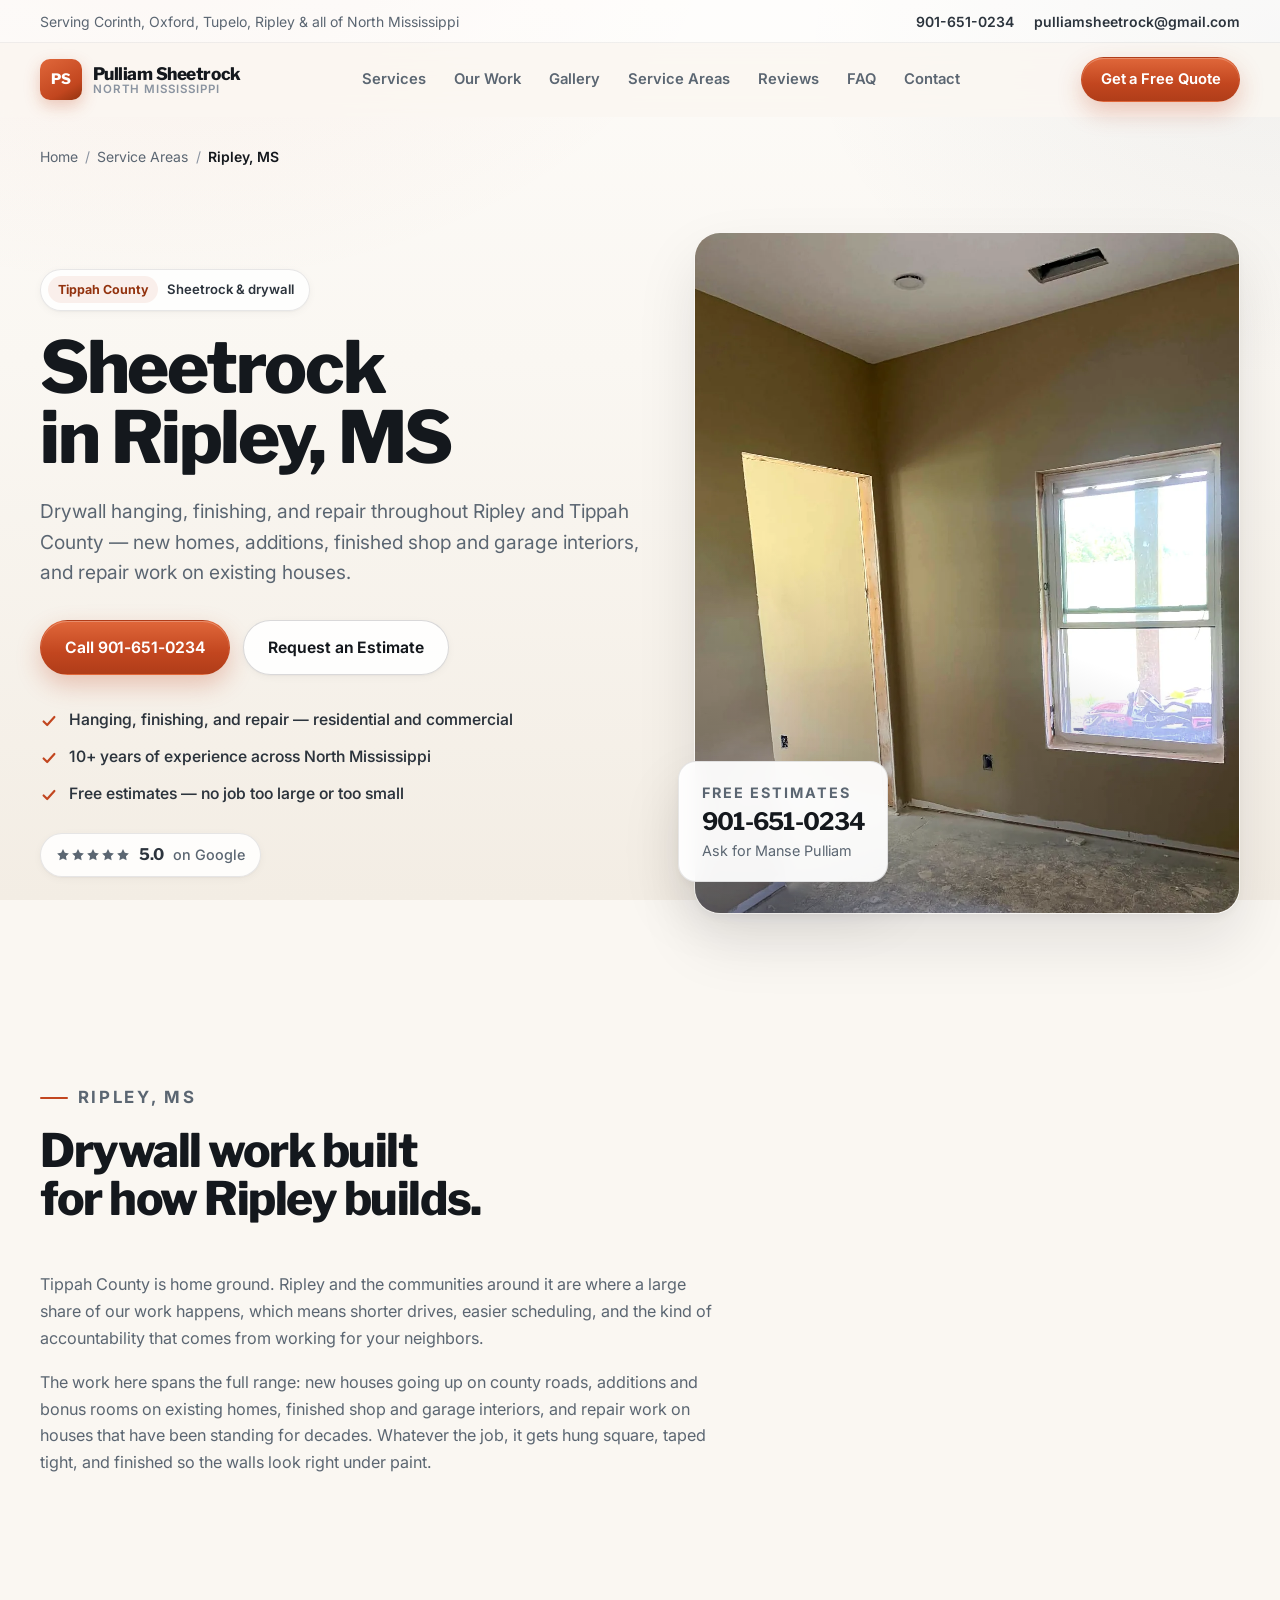
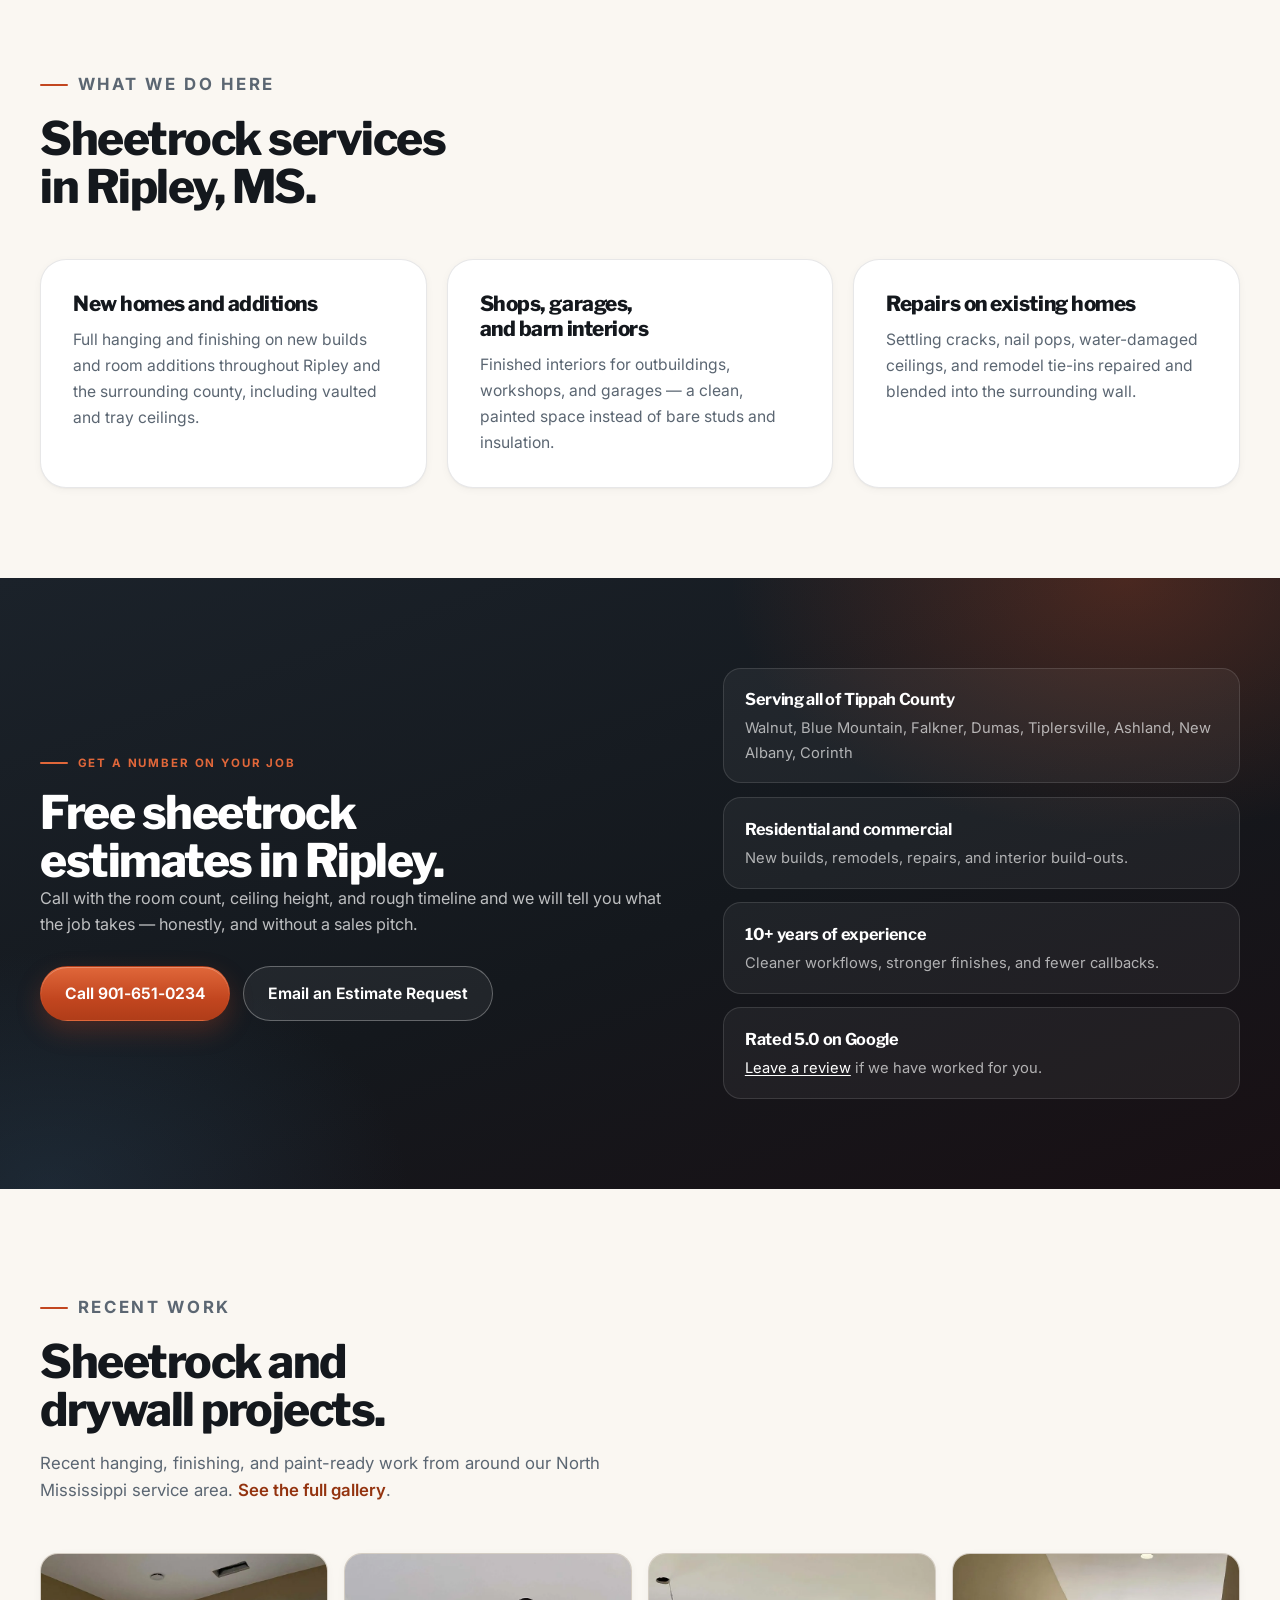
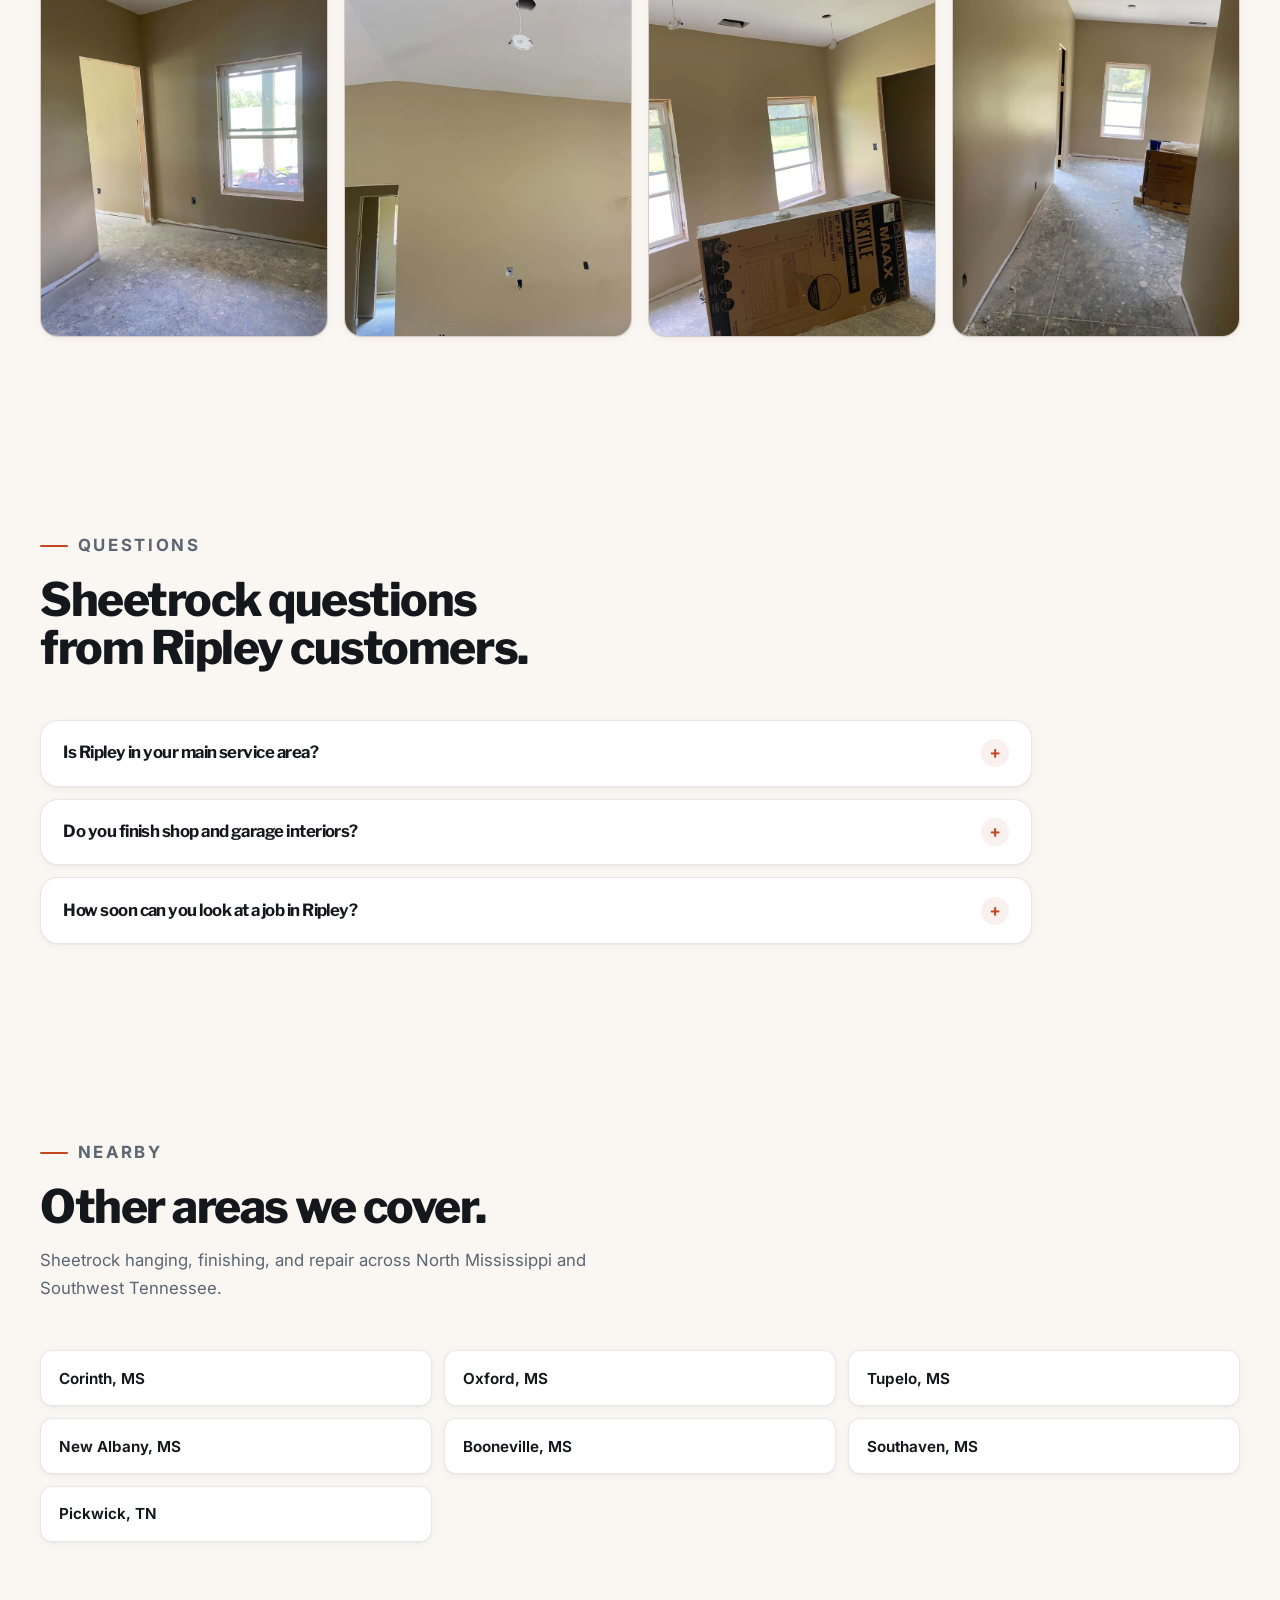
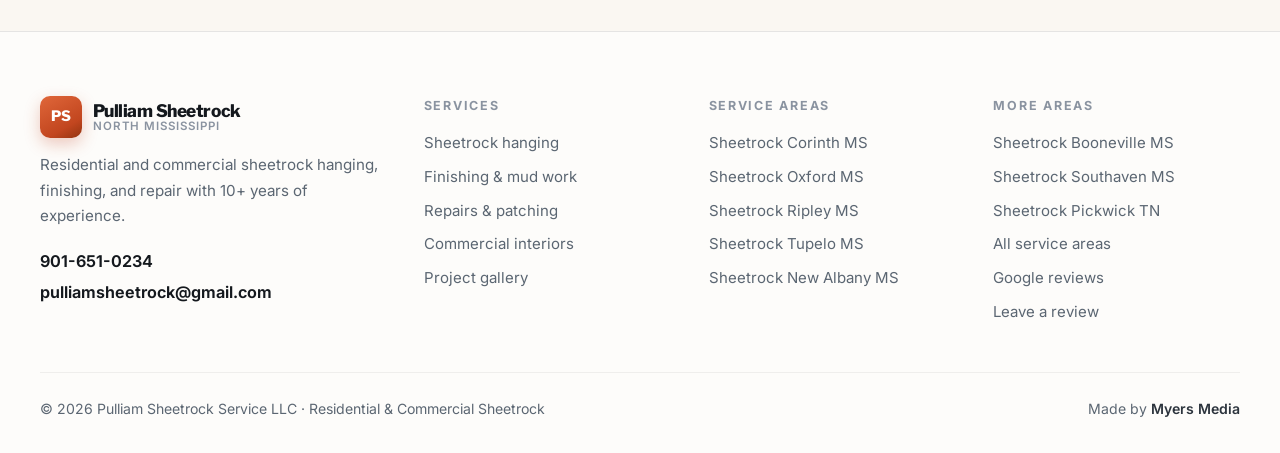
<file: sheetrock-ripley-ms/index.html>
<!DOCTYPE html>
<html lang="en">
<head>
  <meta charset="UTF-8">
  <meta name="viewport" content="width=device-width, initial-scale=1.0">
  <title>Sheetrock Ripley MS | Drywall Hanging, Finishing &amp; Repair</title>
  <meta name="description" content="Sheetrock contractor in Ripley, MS and Tippah County. Drywall hanging, finishing, and repair for homes, shops, and businesses. Call 901-651-0234.">
  <meta name="robots" content="index, follow, max-image-preview:large, max-snippet:-1">
  <meta name="theme-color" content="#c2461f">
  <link rel="canonical" href="https://www.pulliamsheetrock.com/sheetrock-ripley-ms/">

  <meta property="og:type" content="website">
  <meta property="og:url" content="https://www.pulliamsheetrock.com/sheetrock-ripley-ms/">
  <meta property="og:site_name" content="Pulliam Sheetrock Service">
  <meta property="og:locale" content="en_US">
  <meta property="og:title" content="Sheetrock Ripley MS | Pulliam Sheetrock Service">
  <meta property="og:description" content="Sheetrock contractor in Ripley, MS and Tippah County. Drywall hanging, finishing, and repair for homes, shops, and businesses. Call 901-651-0234.">
  <meta property="og:image" content="https://www.pulliamsheetrock.com/assets/og-image.png">
  <meta property="og:image:width" content="1200">
  <meta property="og:image:height" content="630">
  <meta name="twitter:card" content="summary_large_image">
  <meta name="twitter:title" content="Sheetrock Ripley MS">
  <meta name="twitter:description" content="Sheetrock contractor in Ripley, MS and Tippah County. Drywall hanging, finishing, and repair for homes, shops, and businesses. Call 901-651-0234.">
  <meta name="twitter:image" content="https://www.pulliamsheetrock.com/assets/og-image.png">

  <link rel="icon" href="/assets/favicon.svg" type="image/svg+xml">
  <link rel="preconnect" href="https://fonts.googleapis.com">
  <link rel="preconnect" href="https://fonts.gstatic.com" crossorigin>
  <link rel="preload" as="image" href="/assets/hero-interior.webp" fetchpriority="high">
  <link rel="stylesheet" href="https://fonts.googleapis.com/css2?family=Inter:wght@400..700&family=Libre+Franklin:wght@700..800&display=swap">
  <link rel="stylesheet" href="/styles.css?v=6">
  <script>document.documentElement.className += " js";</script>

  <script type="application/ld+json">
{
  "@context": "https://schema.org",
  "@graph": [
    {
      "@type": "Service",
      "@id": "https://www.pulliamsheetrock.com/sheetrock-ripley-ms/#service",
      "serviceType": "Sheetrock and drywall contractor",
      "name": "Sheetrock Services in Ripley, MS",
      "description": "Sheetrock hanging, finishing, and repair for residential and commercial properties in Ripley, MS and Tippah County.",
      "url": "https://www.pulliamsheetrock.com/sheetrock-ripley-ms/",
      "provider": {
        "@id": "https://www.pulliamsheetrock.com/#business"
      },
      "areaServed": [
        {
          "@type": "City",
          "name": "Ripley",
          "addressRegion": "MS"
        },
        {
          "@type": "AdministrativeArea",
          "name": "Tippah County, Mississippi"
        }
      ],
      "hasOfferCatalog": {
        "@type": "OfferCatalog",
        "name": "Sheetrock services in Ripley",
        "itemListElement": [
          {
            "@type": "Offer",
            "itemOffered": {
              "@type": "Service",
              "name": "New homes and additions",
              "description": "Full hanging and finishing on new builds and room additions throughout Ripley and the surrounding county, including vaulted and tray ceilings."
            }
          },
          {
            "@type": "Offer",
            "itemOffered": {
              "@type": "Service",
              "name": "Shops, garages, and barn interiors",
              "description": "Finished interiors for outbuildings, workshops, and garages — a clean, painted space instead of bare studs and insulation."
            }
          },
          {
            "@type": "Offer",
            "itemOffered": {
              "@type": "Service",
              "name": "Repairs on existing homes",
              "description": "Settling cracks, nail pops, water-damaged ceilings, and remodel tie-ins repaired and blended into the surrounding wall."
            }
          }
        ]
      }
    },
    {
      "@type": "BreadcrumbList",
      "@id": "https://www.pulliamsheetrock.com/sheetrock-ripley-ms/#breadcrumb",
      "itemListElement": [
        {
          "@type": "ListItem",
          "position": 1,
          "name": "Home",
          "item": "https://www.pulliamsheetrock.com/"
        },
        {
          "@type": "ListItem",
          "position": 2,
          "name": "Service Areas",
          "item": "https://www.pulliamsheetrock.com/#areas"
        },
        {
          "@type": "ListItem",
          "position": 3,
          "name": "Sheetrock Ripley, MS",
          "item": "https://www.pulliamsheetrock.com/sheetrock-ripley-ms/"
        }
      ]
    },
    {
      "@type": "FAQPage",
      "@id": "https://www.pulliamsheetrock.com/sheetrock-ripley-ms/#faq",
      "mainEntity": [
        {
          "@type": "Question",
          "name": "Is Ripley in your main service area?",
          "acceptedAnswer": {
            "@type": "Answer",
            "text": "Yes. Ripley and Tippah County are core service areas, along with Walnut, Blue Mountain, Falkner, Dumas, and the surrounding communities."
          }
        },
        {
          "@type": "Question",
          "name": "Do you finish shop and garage interiors?",
          "acceptedAnswer": {
            "@type": "Answer",
            "text": "Yes. Hanging and finishing outbuilding, shop, and garage interiors is regular work for us."
          }
        },
        {
          "@type": "Question",
          "name": "How soon can you look at a job in Ripley?",
          "acceptedAnswer": {
            "@type": "Answer",
            "text": "Call 901-651-0234 with the details. Local jobs are usually easy to get eyes on quickly."
          }
        }
      ]
    },
    {
      "@type": "WebPage",
      "@id": "https://www.pulliamsheetrock.com/sheetrock-ripley-ms/",
      "url": "https://www.pulliamsheetrock.com/sheetrock-ripley-ms/",
      "name": "Sheetrock Ripley MS | Drywall Hanging, Finishing & Repair",
      "description": "Sheetrock contractor in Ripley, MS and Tippah County. Drywall hanging, finishing, and repair for homes, shops, and businesses. Call 901-651-0234.",
      "isPartOf": {
        "@id": "https://www.pulliamsheetrock.com/#website"
      },
      "about": {
        "@id": "https://www.pulliamsheetrock.com/#business"
      },
      "breadcrumb": {
        "@id": "https://www.pulliamsheetrock.com/sheetrock-ripley-ms/#breadcrumb"
      },
      "inLanguage": "en-US"
    }
  ]
}
  </script>
</head>
<body>

  <div class="topbar">
    <div class="topbar-inner">
      <p>Serving Corinth, Oxford, Tupelo, Ripley &amp; all of North Mississippi</p>
      <div class="topbar-links">
        <a href="tel:+19016510234">901-651-0234</a>
        <a href="mailto:pulliamsheetrock@gmail.com">pulliamsheetrock@gmail.com</a>
      </div>
    </div>
  </div>

  <header class="site-header">
    <nav class="navbar" aria-label="Main">
      <a href="/" class="nav-brand" aria-label="Pulliam Sheetrock Service home">
        <span class="nav-brand-mark" aria-hidden="true">PS</span>
        <span class="nav-brand-text">
          <strong>Pulliam Sheetrock</strong>
          <span>North Mississippi</span>
        </span>
      </a>

      <div class="nav-links" id="nav-links">
        <a href="/#services">Services</a>
        <a href="/#work">Our Work</a>
        <a href="/#gallery">Gallery</a>
        <a href="/#areas">Service Areas</a>
        <a href="/#reviews">Reviews</a>
        <a href="/#faq">FAQ</a>
        <a href="/#contact">Contact</a>
      </div>

      <div class="nav-actions">
        <a class="button button-primary nav-cta" href="tel:+19016510234">Get a Free Quote</a>
        <button class="nav-toggle" type="button" aria-expanded="false" aria-controls="nav-links" aria-label="Toggle navigation menu">
          <span></span>
        </button>
      </div>
    </nav>
  </header>

  <main>

    <nav class="breadcrumb container" aria-label="Breadcrumb">
      <ol>
        <li><a href="/">Home</a></li>
        <li><a href="/#areas">Service Areas</a></li>
        <li><span aria-current="page">Ripley, MS</span></li>
      </ol>
    </nav>

    <section class="hero container">
      <div class="hero-grid">
        <div>
          <span class="hero-badge"><b>Tippah County</b> Sheetrock &amp; drywall</span>
          <h1>Sheetrock in Ripley, MS</h1>
          <p class="lead">Drywall hanging, finishing, and repair throughout Ripley and Tippah County — new homes, additions, finished shop and garage interiors, and repair work on existing houses.</p>

          <div class="hero-actions">
            <a class="button button-primary" href="tel:+19016510234">Call 901-651-0234</a>
            <a class="button button-secondary" href="mailto:pulliamsheetrock@gmail.com">Request an Estimate</a>
          </div>

          <ul class="hero-points">
            <li>
              <svg width="18" height="18" viewBox="0 0 20 20" fill="none" aria-hidden="true"><path d="M4 10.5l4 4 8-9" stroke="currentColor" stroke-width="2.4" stroke-linecap="round" stroke-linejoin="round"/></svg>
              <span>Hanging, finishing, and repair &mdash; residential and commercial</span>
            </li>
            <li>
              <svg width="18" height="18" viewBox="0 0 20 20" fill="none" aria-hidden="true"><path d="M4 10.5l4 4 8-9" stroke="currentColor" stroke-width="2.4" stroke-linecap="round" stroke-linejoin="round"/></svg>
              <span>10+ years of experience across North Mississippi</span>
            </li>
            <li>
              <svg width="18" height="18" viewBox="0 0 20 20" fill="none" aria-hidden="true"><path d="M4 10.5l4 4 8-9" stroke="currentColor" stroke-width="2.4" stroke-linecap="round" stroke-linejoin="round"/></svg>
              <span>Free estimates &mdash; no job too large or too small</span>
            </li>
          </ul>

          <a class="rating-inline" href="https://www.google.com/maps?cid=15387246880298957759" target="_blank" rel="noopener"
             aria-label="Rated 5.0 out of 5 on Google. Read our reviews.">
            <span class="stars" aria-hidden="true"><svg width="14" height="14" viewBox="0 0 20 20" fill="currentColor"><path d="M10 1.6l2.6 5.3 5.8.8-4.2 4.1 1 5.8-5.2-2.7-5.2 2.7 1-5.8L1.6 7.7l5.8-.8z"/></svg><svg width="14" height="14" viewBox="0 0 20 20" fill="currentColor"><path d="M10 1.6l2.6 5.3 5.8.8-4.2 4.1 1 5.8-5.2-2.7-5.2 2.7 1-5.8L1.6 7.7l5.8-.8z"/></svg><svg width="14" height="14" viewBox="0 0 20 20" fill="currentColor"><path d="M10 1.6l2.6 5.3 5.8.8-4.2 4.1 1 5.8-5.2-2.7-5.2 2.7 1-5.8L1.6 7.7l5.8-.8z"/></svg><svg width="14" height="14" viewBox="0 0 20 20" fill="currentColor"><path d="M10 1.6l2.6 5.3 5.8.8-4.2 4.1 1 5.8-5.2-2.7-5.2 2.7 1-5.8L1.6 7.7l5.8-.8z"/></svg><svg width="14" height="14" viewBox="0 0 20 20" fill="currentColor"><path d="M10 1.6l2.6 5.3 5.8.8-4.2 4.1 1 5.8-5.2-2.7-5.2 2.7 1-5.8L1.6 7.7l5.8-.8z"/></svg></span>
            <b>5.0</b>
            <span>on Google</span>
          </a>
        </div>

        <div class="hero-media">
          <div class="hero-media-frame">
            <img src="/assets/hero-interior.webp" width="1080" height="1350"
                 alt="Freshly hung and finished sheetrock walls, ceiling, and window return"
                 fetchpriority="high" decoding="async">
          </div>
          <div class="hero-card">
            <span class="hero-card-label">Free estimates</span>
            <strong>901-651-0234</strong>
            <span>Ask for Manse Pulliam</span>
          </div>
        </div>
      </div>
    </section>

    <section class="section container">
      <div class="section-heading" data-reveal>
        <p class="eyebrow">Ripley, MS</p>
        <h2>Drywall work built for how Ripley builds.</h2>
      </div>
      <div class="prose" data-reveal>
        <p>Tippah County is home ground. Ripley and the communities around it are where a large share of our work happens, which means shorter drives, easier scheduling, and the kind of accountability that comes from working for your neighbors.</p>
        <p>The work here spans the full range: new houses going up on county roads, additions and bonus rooms on existing homes, finished shop and garage interiors, and repair work on houses that have been standing for decades. Whatever the job, it gets hung square, taped tight, and finished so the walls look right under paint.</p>
      </div>
    </section>

    <section class="section container">
      <div class="section-heading" data-reveal>
        <p class="eyebrow">What we do here</p>
        <h2>Sheetrock services in Ripley, MS.</h2>
      </div>
      <div class="card-grid">
        <article class="card" data-reveal>
          <h3>New homes and additions</h3>
          <p>Full hanging and finishing on new builds and room additions throughout Ripley and the surrounding county, including vaulted and tray ceilings.</p>
        </article>
        <article class="card" data-reveal>
          <h3>Shops, garages, and barn interiors</h3>
          <p>Finished interiors for outbuildings, workshops, and garages — a clean, painted space instead of bare studs and insulation.</p>
        </article>
        <article class="card" data-reveal>
          <h3>Repairs on existing homes</h3>
          <p>Settling cracks, nail pops, water-damaged ceilings, and remodel tie-ins repaired and blended into the surrounding wall.</p>
        </article>
      </div>
    </section>

    <section class="band section">
      <div class="container band-inner">
        <div data-reveal>
          <p class="eyebrow">Get a number on your job</p>
          <h2>Free sheetrock estimates in Ripley.</h2>
          <p>
            Call with the room count, ceiling height, and rough timeline and we will tell you what the job takes &mdash; honestly, and without a sales pitch.
          </p>
          <div class="band-actions">
            <a class="button button-primary" href="tel:+19016510234">Call 901-651-0234</a>
            <a class="button button-ghost" href="mailto:pulliamsheetrock@gmail.com">Email an Estimate Request</a>
          </div>
        </div>

        <ul class="band-list" data-reveal>
          <li>
            <strong>Serving all of Tippah County</strong>
            <span>Walnut, Blue Mountain, Falkner, Dumas, Tiplersville, Ashland, New Albany, Corinth</span>
          </li>
          <li>
            <strong>Residential and commercial</strong>
            <span>New builds, remodels, repairs, and interior build-outs.</span>
          </li>
          <li>
            <strong>10+ years of experience</strong>
            <span>Cleaner workflows, stronger finishes, and fewer callbacks.</span>
          </li>
          <li>
            <strong>Rated 5.0 on Google</strong>
            <span><a href="https://www.google.com/maps/place//data=!4m3!3m2!1s0x40f0ca8b9b483b0f:0xd58a7b833374fbbf!12e1" target="_blank" rel="noopener" style="color:#fff;text-decoration:underline;text-underline-offset:2px;">Leave a review</a> if we have worked for you.</span>
          </li>
        </ul>
      </div>
    </section>

    <section class="section container">
      <div class="section-heading" data-reveal>
        <p class="eyebrow">Recent work</p>
        <h2>Sheetrock and drywall projects.</h2>
        <p>Recent hanging, finishing, and paint-ready work from around our North Mississippi service area. <a href="/#gallery" style="color:var(--rust-deep);font-weight:600;">See the full gallery</a>.</p>
      </div>
      <div class="gallery-grid" data-reveal>
        <figure class="gallery-card">
          <img src="/assets/gallery-bedroom-window.webp" width="768" height="1024" loading="lazy" decoding="async" alt="Bedroom with finished sheetrock walls, painted ceiling, and window return">
          <figcaption class="gallery-overlay"><span>Bedroom Walls &amp; Ceiling</span></figcaption>
        </figure>
        <figure class="gallery-card">
          <img src="/assets/gallery-vaulted-ceiling.webp" width="768" height="1024" loading="lazy" decoding="async" alt="Vaulted ceiling finished in white above a smooth painted wall">
          <figcaption class="gallery-overlay"><span>Vaulted Ceiling Finish</span></figcaption>
        </figure>
        <figure class="gallery-card">
          <img src="/assets/gallery-master-suite.webp" width="768" height="1024" loading="lazy" decoding="async" alt="Master suite with finished drywall, painted walls, and recessed lighting">
          <figcaption class="gallery-overlay"><span>Master Suite Finish</span></figcaption>
        </figure>
        <figure class="gallery-card">
          <img src="/assets/gallery-hallway-finish.webp" width="768" height="1024" loading="lazy" decoding="async" alt="Hallway with finished drywall and fresh paint leading to a window">
          <figcaption class="gallery-overlay"><span>Hallway Drywall &amp; Paint</span></figcaption>
        </figure>
      </div>
    </section>

    <section class="section container">
      <div class="section-heading" data-reveal>
        <p class="eyebrow">Questions</p>
        <h2>Sheetrock questions from Ripley customers.</h2>
      </div>
      <div class="faq-list" data-reveal>
        <details>
          <summary>Is Ripley in your main service area?</summary>
          <p>Yes. Ripley and Tippah County are core service areas, along with Walnut, Blue Mountain, Falkner, Dumas, and the surrounding communities.</p>
        </details>
        <details>
          <summary>Do you finish shop and garage interiors?</summary>
          <p>Yes. Hanging and finishing outbuilding, shop, and garage interiors is regular work for us.</p>
        </details>
        <details>
          <summary>How soon can you look at a job in Ripley?</summary>
          <p>Call 901-651-0234 with the details. Local jobs are usually easy to get eyes on quickly.</p>
        </details>
      </div>
    </section>

    <section class="section container">
      <div class="section-heading" data-reveal>
        <p class="eyebrow">Nearby</p>
        <h2>Other areas we cover.</h2>
        <p>Sheetrock hanging, finishing, and repair across North Mississippi and Southwest Tennessee.</p>
      </div>
      <div class="city-grid" data-reveal>
          <a class="city-link" href="/sheetrock-corinth-ms/">Corinth, MS</a>
          <a class="city-link" href="/sheetrock-oxford-ms/">Oxford, MS</a>
          <a class="city-link" href="/sheetrock-tupelo-ms/">Tupelo, MS</a>
          <a class="city-link" href="/sheetrock-new-albany-ms/">New Albany, MS</a>
          <a class="city-link" href="/sheetrock-booneville-ms/">Booneville, MS</a>
          <a class="city-link" href="/sheetrock-southaven-ms/">Southaven, MS</a>
          <a class="city-link" href="/sheetrock-pickwick-tn/">Pickwick, TN</a>
      </div>
    </section>

  </main>

  <footer class="footer">
    <div class="container">
      <div class="footer-grid">
        <div class="footer-brand">
          <a href="/" class="nav-brand">
            <span class="nav-brand-mark" aria-hidden="true">PS</span>
            <span class="nav-brand-text">
              <strong>Pulliam Sheetrock</strong>
              <span>North Mississippi</span>
            </span>
          </a>
          <p>Residential and commercial sheetrock hanging, finishing, and repair with 10+ years of experience.</p>
          <div class="footer-contact">
            <a href="tel:+19016510234">901-651-0234</a>
            <a href="mailto:pulliamsheetrock@gmail.com">pulliamsheetrock@gmail.com</a>
          </div>
        </div>

        <div class="footer-col">
          <h4>Services</h4>
          <ul>
            <li><a href="/#services">Sheetrock hanging</a></li>
            <li><a href="/#services">Finishing &amp; mud work</a></li>
            <li><a href="/#services">Repairs &amp; patching</a></li>
            <li><a href="/#work">Commercial interiors</a></li>
            <li><a href="/#gallery">Project gallery</a></li>
          </ul>
        </div>

        <div class="footer-col">
          <h4>Service areas</h4>
          <ul>
            <li><a href="/sheetrock-corinth-ms/">Sheetrock Corinth MS</a></li>
            <li><a href="/sheetrock-oxford-ms/">Sheetrock Oxford MS</a></li>
            <li><a href="/sheetrock-ripley-ms/">Sheetrock Ripley MS</a></li>
            <li><a href="/sheetrock-tupelo-ms/">Sheetrock Tupelo MS</a></li>
            <li><a href="/sheetrock-new-albany-ms/">Sheetrock New Albany MS</a></li>
          </ul>
        </div>

        <div class="footer-col">
          <h4>More areas</h4>
          <ul>
            <li><a href="/sheetrock-booneville-ms/">Sheetrock Booneville MS</a></li>
            <li><a href="/sheetrock-southaven-ms/">Sheetrock Southaven MS</a></li>
            <li><a href="/sheetrock-pickwick-tn/">Sheetrock Pickwick TN</a></li>
            <li><a href="/#areas">All service areas</a></li>
            <li><a href="https://www.google.com/maps?cid=15387246880298957759" target="_blank" rel="noopener">Google reviews</a></li>
            <li><a href="https://www.google.com/maps/place//data=!4m3!3m2!1s0x40f0ca8b9b483b0f:0xd58a7b833374fbbf!12e1" target="_blank" rel="noopener">Leave a review</a></li>
          </ul>
        </div>
      </div>

      <div class="footer-bottom">
        <p>&copy; <span id="year">2026</span> Pulliam Sheetrock Service LLC &middot; Residential &amp; Commercial Sheetrock</p>
        <p>Made by <a href="https://myersgroupmedia.com" target="_blank" rel="noopener">Myers Media</a></p>
      </div>
    </div>
  </footer>

  <a class="floating-call" href="tel:+19016510234" aria-label="Call Pulliam Sheetrock Service at 901-651-0234">Call 901-651-0234</a>

  <script src="/script.js?v=6" defer></script>
</body>
</html>
</file>
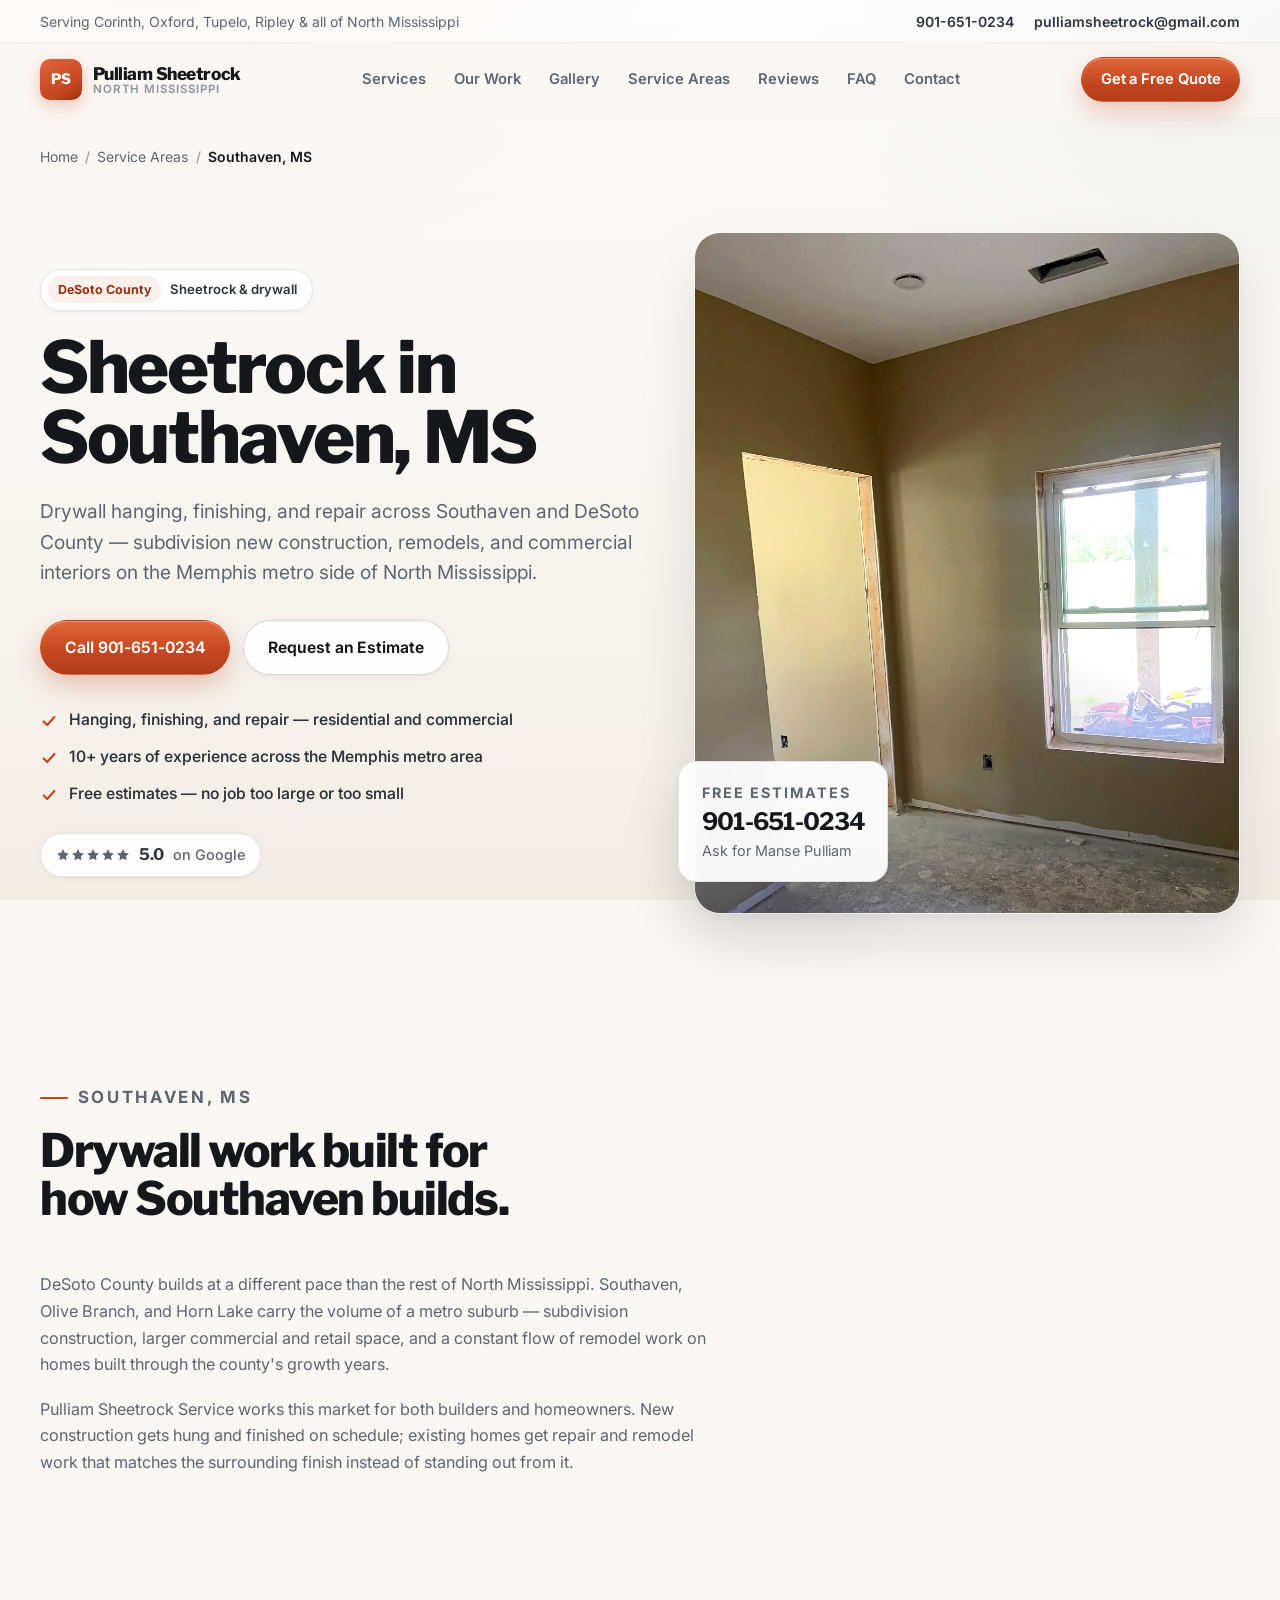
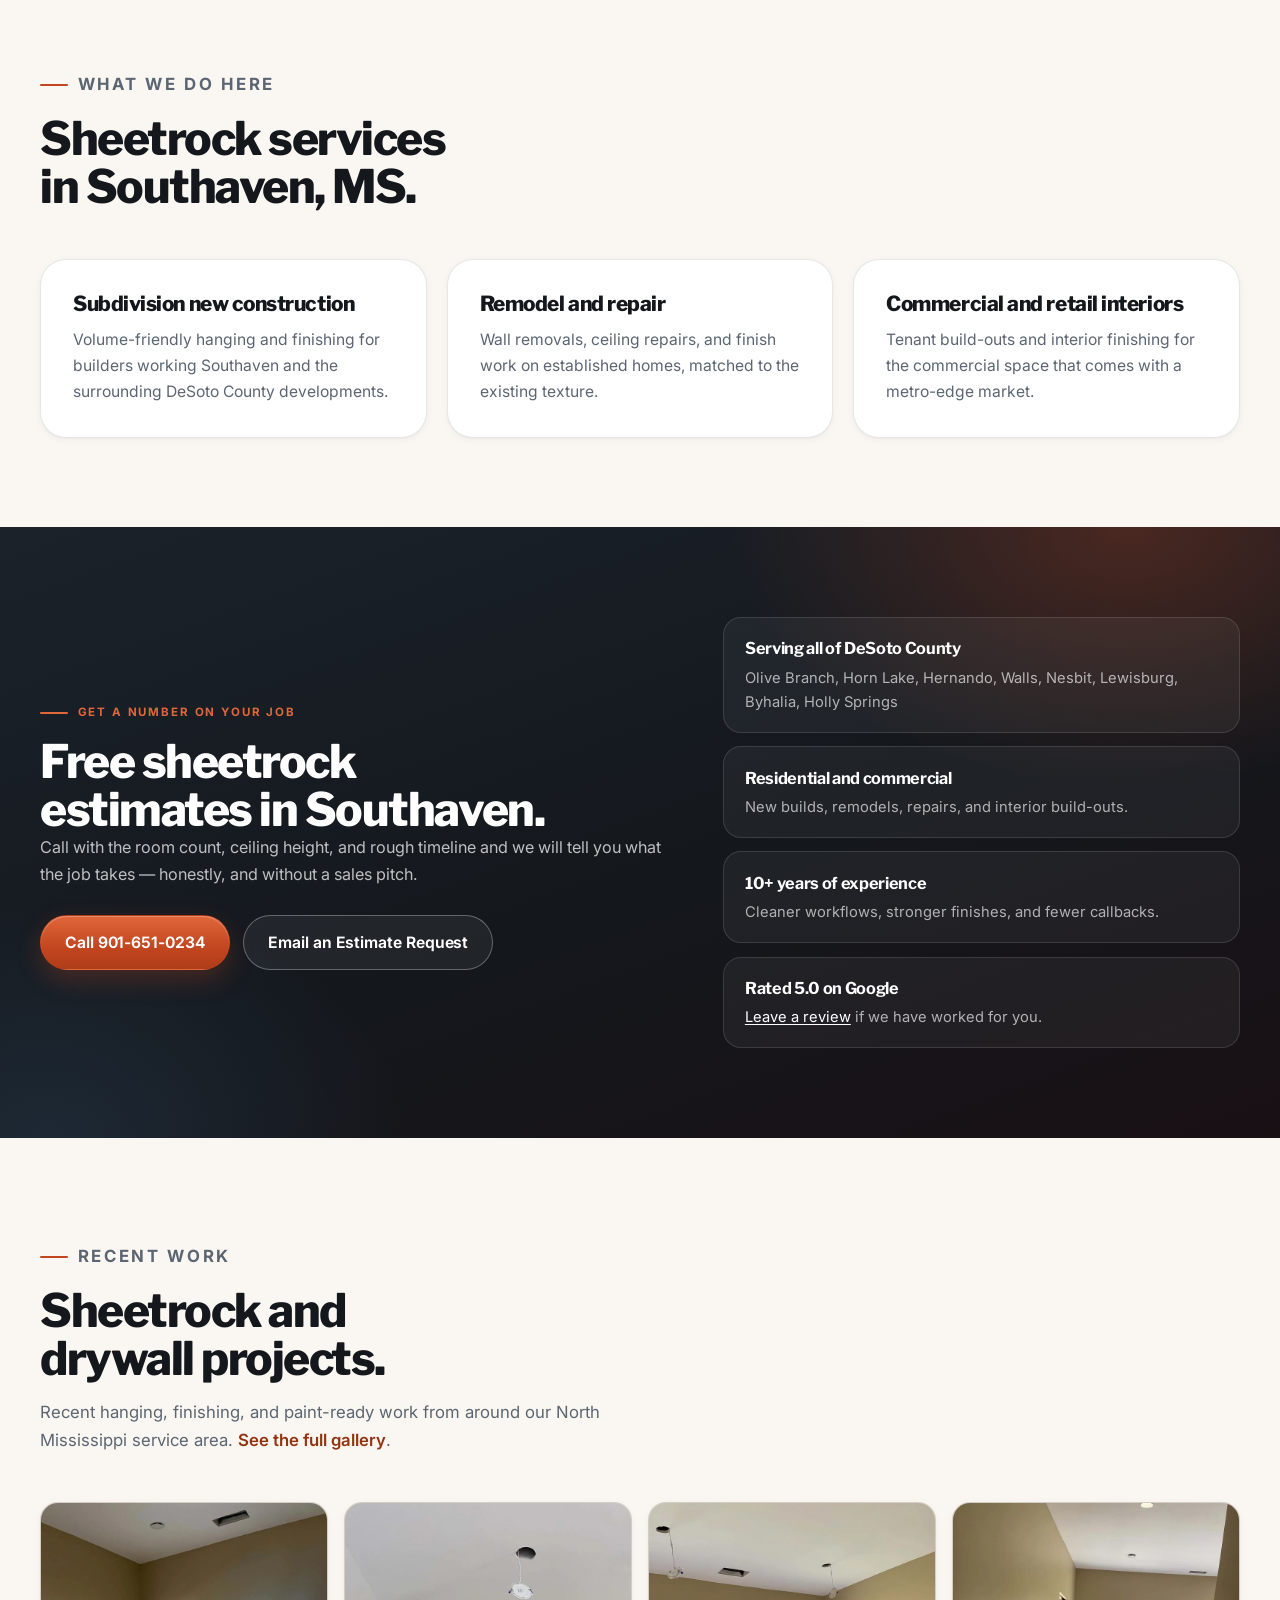
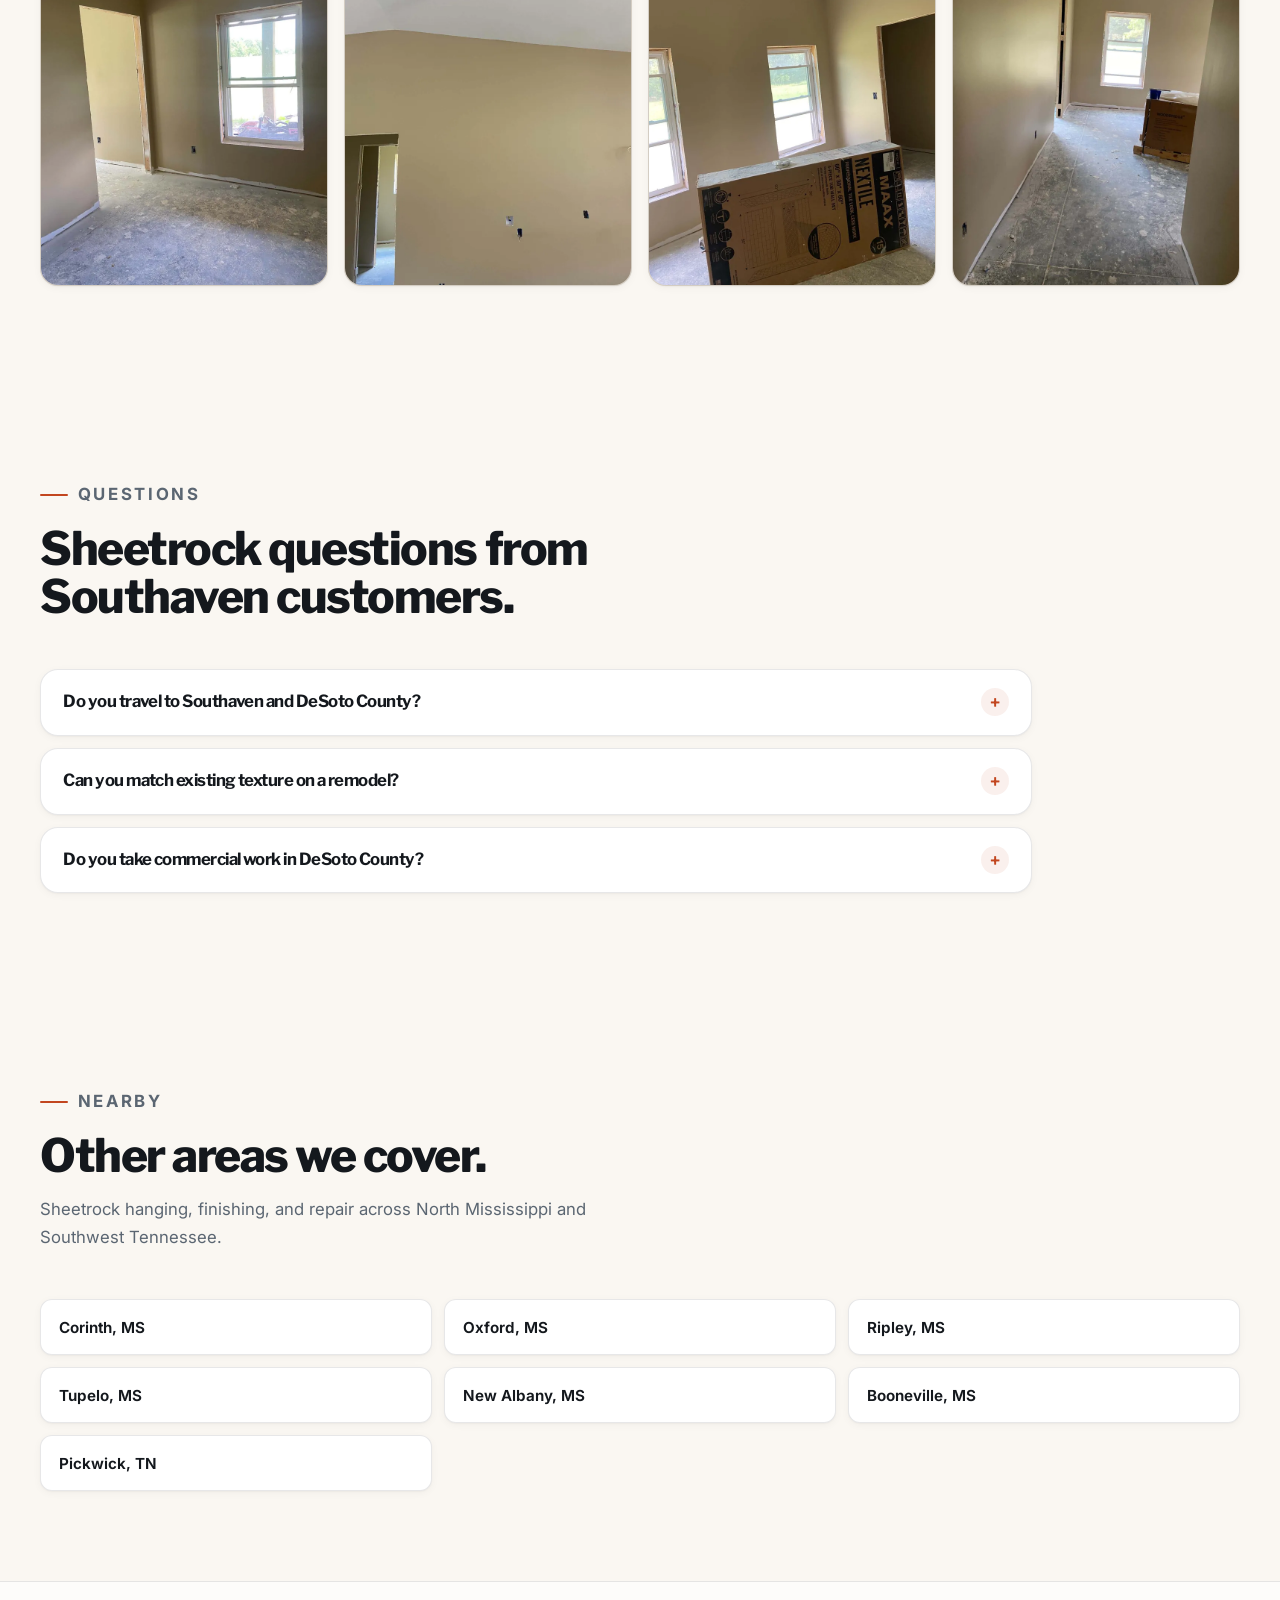
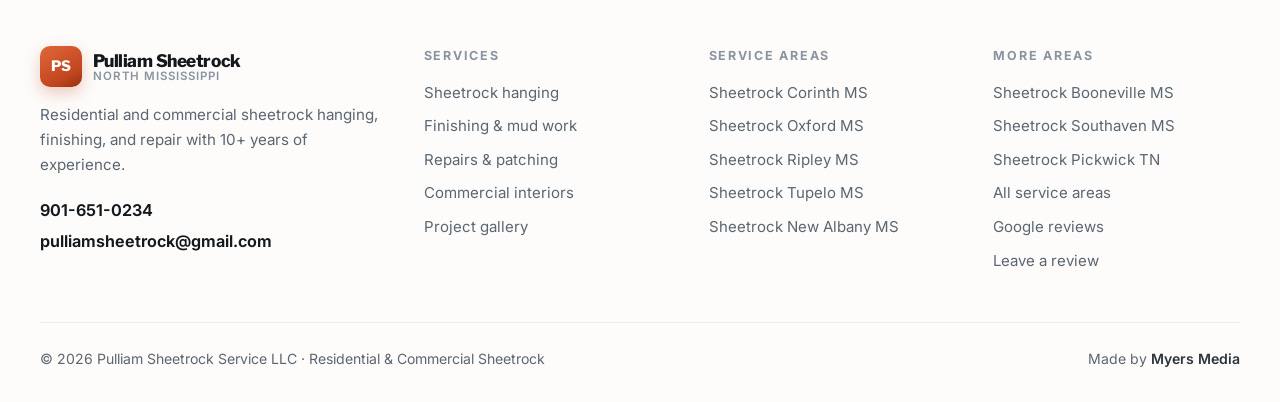
<file: sheetrock-southaven-ms/index.html>
<!DOCTYPE html>
<html lang="en">
<head>
  <meta charset="UTF-8">
  <meta name="viewport" content="width=device-width, initial-scale=1.0">
  <title>Sheetrock Southaven MS | Drywall Hanging, Finishing &amp; Repair</title>
  <meta name="description" content="Sheetrock contractor in Southaven, MS and DeSoto County. Residential and commercial drywall hanging, finishing, and repair. Call 901-651-0234.">
  <meta name="robots" content="index, follow, max-image-preview:large, max-snippet:-1">
  <meta name="theme-color" content="#c2461f">
  <link rel="canonical" href="https://www.pulliamsheetrock.com/sheetrock-southaven-ms/">

  <meta property="og:type" content="website">
  <meta property="og:url" content="https://www.pulliamsheetrock.com/sheetrock-southaven-ms/">
  <meta property="og:site_name" content="Pulliam Sheetrock Service">
  <meta property="og:locale" content="en_US">
  <meta property="og:title" content="Sheetrock Southaven MS | Pulliam Sheetrock Service">
  <meta property="og:description" content="Sheetrock contractor in Southaven, MS and DeSoto County. Residential and commercial drywall hanging, finishing, and repair. Call 901-651-0234.">
  <meta property="og:image" content="https://www.pulliamsheetrock.com/assets/og-image.png">
  <meta property="og:image:width" content="1200">
  <meta property="og:image:height" content="630">
  <meta name="twitter:card" content="summary_large_image">
  <meta name="twitter:title" content="Sheetrock Southaven MS">
  <meta name="twitter:description" content="Sheetrock contractor in Southaven, MS and DeSoto County. Residential and commercial drywall hanging, finishing, and repair. Call 901-651-0234.">
  <meta name="twitter:image" content="https://www.pulliamsheetrock.com/assets/og-image.png">

  <link rel="icon" href="/assets/favicon.svg" type="image/svg+xml">
  <link rel="preconnect" href="https://fonts.googleapis.com">
  <link rel="preconnect" href="https://fonts.gstatic.com" crossorigin>
  <link rel="preload" as="image" href="/assets/hero-interior.webp" fetchpriority="high">
  <link rel="stylesheet" href="https://fonts.googleapis.com/css2?family=Inter:wght@400..700&family=Libre+Franklin:wght@700..800&display=swap">
  <link rel="stylesheet" href="/styles.css?v=6">
  <script>document.documentElement.className += " js";</script>

  <script type="application/ld+json">
{
  "@context": "https://schema.org",
  "@graph": [
    {
      "@type": "Service",
      "@id": "https://www.pulliamsheetrock.com/sheetrock-southaven-ms/#service",
      "serviceType": "Sheetrock and drywall contractor",
      "name": "Sheetrock Services in Southaven, MS",
      "description": "Sheetrock hanging, finishing, and repair for residential and commercial properties in Southaven, MS and DeSoto County.",
      "url": "https://www.pulliamsheetrock.com/sheetrock-southaven-ms/",
      "provider": {
        "@id": "https://www.pulliamsheetrock.com/#business"
      },
      "areaServed": [
        {
          "@type": "City",
          "name": "Southaven",
          "addressRegion": "MS"
        },
        {
          "@type": "AdministrativeArea",
          "name": "DeSoto County, Mississippi"
        }
      ],
      "hasOfferCatalog": {
        "@type": "OfferCatalog",
        "name": "Sheetrock services in Southaven",
        "itemListElement": [
          {
            "@type": "Offer",
            "itemOffered": {
              "@type": "Service",
              "name": "Subdivision new construction",
              "description": "Volume-friendly hanging and finishing for builders working Southaven and the surrounding DeSoto County developments."
            }
          },
          {
            "@type": "Offer",
            "itemOffered": {
              "@type": "Service",
              "name": "Remodel and repair",
              "description": "Wall removals, ceiling repairs, and finish work on established homes, matched to the existing texture."
            }
          },
          {
            "@type": "Offer",
            "itemOffered": {
              "@type": "Service",
              "name": "Commercial and retail interiors",
              "description": "Tenant build-outs and interior finishing for the commercial space that comes with a metro-edge market."
            }
          }
        ]
      }
    },
    {
      "@type": "BreadcrumbList",
      "@id": "https://www.pulliamsheetrock.com/sheetrock-southaven-ms/#breadcrumb",
      "itemListElement": [
        {
          "@type": "ListItem",
          "position": 1,
          "name": "Home",
          "item": "https://www.pulliamsheetrock.com/"
        },
        {
          "@type": "ListItem",
          "position": 2,
          "name": "Service Areas",
          "item": "https://www.pulliamsheetrock.com/#areas"
        },
        {
          "@type": "ListItem",
          "position": 3,
          "name": "Sheetrock Southaven, MS",
          "item": "https://www.pulliamsheetrock.com/sheetrock-southaven-ms/"
        }
      ]
    },
    {
      "@type": "FAQPage",
      "@id": "https://www.pulliamsheetrock.com/sheetrock-southaven-ms/#faq",
      "mainEntity": [
        {
          "@type": "Question",
          "name": "Do you travel to Southaven and DeSoto County?",
          "acceptedAnswer": {
            "@type": "Answer",
            "text": "Yes. DeSoto County is within our service area, including Southaven, Olive Branch, Horn Lake, and Hernando."
          }
        },
        {
          "@type": "Question",
          "name": "Can you match existing texture on a remodel?",
          "acceptedAnswer": {
            "@type": "Answer",
            "text": "Yes. Matching the surrounding texture is part of the job — a repair that does not match is a repair that is not finished."
          }
        },
        {
          "@type": "Question",
          "name": "Do you take commercial work in DeSoto County?",
          "acceptedAnswer": {
            "@type": "Answer",
            "text": "Yes. Tenant build-outs and commercial interiors are handled alongside residential jobs."
          }
        }
      ]
    },
    {
      "@type": "WebPage",
      "@id": "https://www.pulliamsheetrock.com/sheetrock-southaven-ms/",
      "url": "https://www.pulliamsheetrock.com/sheetrock-southaven-ms/",
      "name": "Sheetrock Southaven MS | Drywall Hanging, Finishing & Repair",
      "description": "Sheetrock contractor in Southaven, MS and DeSoto County. Residential and commercial drywall hanging, finishing, and repair. Call 901-651-0234.",
      "isPartOf": {
        "@id": "https://www.pulliamsheetrock.com/#website"
      },
      "about": {
        "@id": "https://www.pulliamsheetrock.com/#business"
      },
      "breadcrumb": {
        "@id": "https://www.pulliamsheetrock.com/sheetrock-southaven-ms/#breadcrumb"
      },
      "inLanguage": "en-US"
    }
  ]
}
  </script>
</head>
<body>

  <div class="topbar">
    <div class="topbar-inner">
      <p>Serving Corinth, Oxford, Tupelo, Ripley &amp; all of North Mississippi</p>
      <div class="topbar-links">
        <a href="tel:+19016510234">901-651-0234</a>
        <a href="mailto:pulliamsheetrock@gmail.com">pulliamsheetrock@gmail.com</a>
      </div>
    </div>
  </div>

  <header class="site-header">
    <nav class="navbar" aria-label="Main">
      <a href="/" class="nav-brand" aria-label="Pulliam Sheetrock Service home">
        <span class="nav-brand-mark" aria-hidden="true">PS</span>
        <span class="nav-brand-text">
          <strong>Pulliam Sheetrock</strong>
          <span>North Mississippi</span>
        </span>
      </a>

      <div class="nav-links" id="nav-links">
        <a href="/#services">Services</a>
        <a href="/#work">Our Work</a>
        <a href="/#gallery">Gallery</a>
        <a href="/#areas">Service Areas</a>
        <a href="/#reviews">Reviews</a>
        <a href="/#faq">FAQ</a>
        <a href="/#contact">Contact</a>
      </div>

      <div class="nav-actions">
        <a class="button button-primary nav-cta" href="tel:+19016510234">Get a Free Quote</a>
        <button class="nav-toggle" type="button" aria-expanded="false" aria-controls="nav-links" aria-label="Toggle navigation menu">
          <span></span>
        </button>
      </div>
    </nav>
  </header>

  <main>

    <nav class="breadcrumb container" aria-label="Breadcrumb">
      <ol>
        <li><a href="/">Home</a></li>
        <li><a href="/#areas">Service Areas</a></li>
        <li><span aria-current="page">Southaven, MS</span></li>
      </ol>
    </nav>

    <section class="hero container">
      <div class="hero-grid">
        <div>
          <span class="hero-badge"><b>DeSoto County</b> Sheetrock &amp; drywall</span>
          <h1>Sheetrock in Southaven, MS</h1>
          <p class="lead">Drywall hanging, finishing, and repair across Southaven and DeSoto County — subdivision new construction, remodels, and commercial interiors on the Memphis metro side of North Mississippi.</p>

          <div class="hero-actions">
            <a class="button button-primary" href="tel:+19016510234">Call 901-651-0234</a>
            <a class="button button-secondary" href="mailto:pulliamsheetrock@gmail.com">Request an Estimate</a>
          </div>

          <ul class="hero-points">
            <li>
              <svg width="18" height="18" viewBox="0 0 20 20" fill="none" aria-hidden="true"><path d="M4 10.5l4 4 8-9" stroke="currentColor" stroke-width="2.4" stroke-linecap="round" stroke-linejoin="round"/></svg>
              <span>Hanging, finishing, and repair &mdash; residential and commercial</span>
            </li>
            <li>
              <svg width="18" height="18" viewBox="0 0 20 20" fill="none" aria-hidden="true"><path d="M4 10.5l4 4 8-9" stroke="currentColor" stroke-width="2.4" stroke-linecap="round" stroke-linejoin="round"/></svg>
              <span>10+ years of experience across the Memphis metro area</span>
            </li>
            <li>
              <svg width="18" height="18" viewBox="0 0 20 20" fill="none" aria-hidden="true"><path d="M4 10.5l4 4 8-9" stroke="currentColor" stroke-width="2.4" stroke-linecap="round" stroke-linejoin="round"/></svg>
              <span>Free estimates &mdash; no job too large or too small</span>
            </li>
          </ul>

          <a class="rating-inline" href="https://www.google.com/maps?cid=15387246880298957759" target="_blank" rel="noopener"
             aria-label="Rated 5.0 out of 5 on Google. Read our reviews.">
            <span class="stars" aria-hidden="true"><svg width="14" height="14" viewBox="0 0 20 20" fill="currentColor"><path d="M10 1.6l2.6 5.3 5.8.8-4.2 4.1 1 5.8-5.2-2.7-5.2 2.7 1-5.8L1.6 7.7l5.8-.8z"/></svg><svg width="14" height="14" viewBox="0 0 20 20" fill="currentColor"><path d="M10 1.6l2.6 5.3 5.8.8-4.2 4.1 1 5.8-5.2-2.7-5.2 2.7 1-5.8L1.6 7.7l5.8-.8z"/></svg><svg width="14" height="14" viewBox="0 0 20 20" fill="currentColor"><path d="M10 1.6l2.6 5.3 5.8.8-4.2 4.1 1 5.8-5.2-2.7-5.2 2.7 1-5.8L1.6 7.7l5.8-.8z"/></svg><svg width="14" height="14" viewBox="0 0 20 20" fill="currentColor"><path d="M10 1.6l2.6 5.3 5.8.8-4.2 4.1 1 5.8-5.2-2.7-5.2 2.7 1-5.8L1.6 7.7l5.8-.8z"/></svg><svg width="14" height="14" viewBox="0 0 20 20" fill="currentColor"><path d="M10 1.6l2.6 5.3 5.8.8-4.2 4.1 1 5.8-5.2-2.7-5.2 2.7 1-5.8L1.6 7.7l5.8-.8z"/></svg></span>
            <b>5.0</b>
            <span>on Google</span>
          </a>
        </div>

        <div class="hero-media">
          <div class="hero-media-frame">
            <img src="/assets/hero-interior.webp" width="1080" height="1350"
                 alt="Freshly hung and finished sheetrock walls, ceiling, and window return"
                 fetchpriority="high" decoding="async">
          </div>
          <div class="hero-card">
            <span class="hero-card-label">Free estimates</span>
            <strong>901-651-0234</strong>
            <span>Ask for Manse Pulliam</span>
          </div>
        </div>
      </div>
    </section>

    <section class="section container">
      <div class="section-heading" data-reveal>
        <p class="eyebrow">Southaven, MS</p>
        <h2>Drywall work built for how Southaven builds.</h2>
      </div>
      <div class="prose" data-reveal>
        <p>DeSoto County builds at a different pace than the rest of North Mississippi. Southaven, Olive Branch, and Horn Lake carry the volume of a metro suburb — subdivision construction, larger commercial and retail space, and a constant flow of remodel work on homes built through the county's growth years.</p>
        <p>Pulliam Sheetrock Service works this market for both builders and homeowners. New construction gets hung and finished on schedule; existing homes get repair and remodel work that matches the surrounding finish instead of standing out from it.</p>
      </div>
    </section>

    <section class="section container">
      <div class="section-heading" data-reveal>
        <p class="eyebrow">What we do here</p>
        <h2>Sheetrock services in Southaven, MS.</h2>
      </div>
      <div class="card-grid">
        <article class="card" data-reveal>
          <h3>Subdivision new construction</h3>
          <p>Volume-friendly hanging and finishing for builders working Southaven and the surrounding DeSoto County developments.</p>
        </article>
        <article class="card" data-reveal>
          <h3>Remodel and repair</h3>
          <p>Wall removals, ceiling repairs, and finish work on established homes, matched to the existing texture.</p>
        </article>
        <article class="card" data-reveal>
          <h3>Commercial and retail interiors</h3>
          <p>Tenant build-outs and interior finishing for the commercial space that comes with a metro-edge market.</p>
        </article>
      </div>
    </section>

    <section class="band section">
      <div class="container band-inner">
        <div data-reveal>
          <p class="eyebrow">Get a number on your job</p>
          <h2>Free sheetrock estimates in Southaven.</h2>
          <p>
            Call with the room count, ceiling height, and rough timeline and we will tell you what the job takes &mdash; honestly, and without a sales pitch.
          </p>
          <div class="band-actions">
            <a class="button button-primary" href="tel:+19016510234">Call 901-651-0234</a>
            <a class="button button-ghost" href="mailto:pulliamsheetrock@gmail.com">Email an Estimate Request</a>
          </div>
        </div>

        <ul class="band-list" data-reveal>
          <li>
            <strong>Serving all of DeSoto County</strong>
            <span>Olive Branch, Horn Lake, Hernando, Walls, Nesbit, Lewisburg, Byhalia, Holly Springs</span>
          </li>
          <li>
            <strong>Residential and commercial</strong>
            <span>New builds, remodels, repairs, and interior build-outs.</span>
          </li>
          <li>
            <strong>10+ years of experience</strong>
            <span>Cleaner workflows, stronger finishes, and fewer callbacks.</span>
          </li>
          <li>
            <strong>Rated 5.0 on Google</strong>
            <span><a href="https://www.google.com/maps/place//data=!4m3!3m2!1s0x40f0ca8b9b483b0f:0xd58a7b833374fbbf!12e1" target="_blank" rel="noopener" style="color:#fff;text-decoration:underline;text-underline-offset:2px;">Leave a review</a> if we have worked for you.</span>
          </li>
        </ul>
      </div>
    </section>

    <section class="section container">
      <div class="section-heading" data-reveal>
        <p class="eyebrow">Recent work</p>
        <h2>Sheetrock and drywall projects.</h2>
        <p>Recent hanging, finishing, and paint-ready work from around our North Mississippi service area. <a href="/#gallery" style="color:var(--rust-deep);font-weight:600;">See the full gallery</a>.</p>
      </div>
      <div class="gallery-grid" data-reveal>
        <figure class="gallery-card">
          <img src="/assets/gallery-bedroom-window.webp" width="768" height="1024" loading="lazy" decoding="async" alt="Bedroom with finished sheetrock walls, painted ceiling, and window return">
          <figcaption class="gallery-overlay"><span>Bedroom Walls &amp; Ceiling</span></figcaption>
        </figure>
        <figure class="gallery-card">
          <img src="/assets/gallery-vaulted-ceiling.webp" width="768" height="1024" loading="lazy" decoding="async" alt="Vaulted ceiling finished in white above a smooth painted wall">
          <figcaption class="gallery-overlay"><span>Vaulted Ceiling Finish</span></figcaption>
        </figure>
        <figure class="gallery-card">
          <img src="/assets/gallery-master-suite.webp" width="768" height="1024" loading="lazy" decoding="async" alt="Master suite with finished drywall, painted walls, and recessed lighting">
          <figcaption class="gallery-overlay"><span>Master Suite Finish</span></figcaption>
        </figure>
        <figure class="gallery-card">
          <img src="/assets/gallery-hallway-finish.webp" width="768" height="1024" loading="lazy" decoding="async" alt="Hallway with finished drywall and fresh paint leading to a window">
          <figcaption class="gallery-overlay"><span>Hallway Drywall &amp; Paint</span></figcaption>
        </figure>
      </div>
    </section>

    <section class="section container">
      <div class="section-heading" data-reveal>
        <p class="eyebrow">Questions</p>
        <h2>Sheetrock questions from Southaven customers.</h2>
      </div>
      <div class="faq-list" data-reveal>
        <details>
          <summary>Do you travel to Southaven and DeSoto County?</summary>
          <p>Yes. DeSoto County is within our service area, including Southaven, Olive Branch, Horn Lake, and Hernando.</p>
        </details>
        <details>
          <summary>Can you match existing texture on a remodel?</summary>
          <p>Yes. Matching the surrounding texture is part of the job — a repair that does not match is a repair that is not finished.</p>
        </details>
        <details>
          <summary>Do you take commercial work in DeSoto County?</summary>
          <p>Yes. Tenant build-outs and commercial interiors are handled alongside residential jobs.</p>
        </details>
      </div>
    </section>

    <section class="section container">
      <div class="section-heading" data-reveal>
        <p class="eyebrow">Nearby</p>
        <h2>Other areas we cover.</h2>
        <p>Sheetrock hanging, finishing, and repair across North Mississippi and Southwest Tennessee.</p>
      </div>
      <div class="city-grid" data-reveal>
          <a class="city-link" href="/sheetrock-corinth-ms/">Corinth, MS</a>
          <a class="city-link" href="/sheetrock-oxford-ms/">Oxford, MS</a>
          <a class="city-link" href="/sheetrock-ripley-ms/">Ripley, MS</a>
          <a class="city-link" href="/sheetrock-tupelo-ms/">Tupelo, MS</a>
          <a class="city-link" href="/sheetrock-new-albany-ms/">New Albany, MS</a>
          <a class="city-link" href="/sheetrock-booneville-ms/">Booneville, MS</a>
          <a class="city-link" href="/sheetrock-pickwick-tn/">Pickwick, TN</a>
      </div>
    </section>

  </main>

  <footer class="footer">
    <div class="container">
      <div class="footer-grid">
        <div class="footer-brand">
          <a href="/" class="nav-brand">
            <span class="nav-brand-mark" aria-hidden="true">PS</span>
            <span class="nav-brand-text">
              <strong>Pulliam Sheetrock</strong>
              <span>North Mississippi</span>
            </span>
          </a>
          <p>Residential and commercial sheetrock hanging, finishing, and repair with 10+ years of experience.</p>
          <div class="footer-contact">
            <a href="tel:+19016510234">901-651-0234</a>
            <a href="mailto:pulliamsheetrock@gmail.com">pulliamsheetrock@gmail.com</a>
          </div>
        </div>

        <div class="footer-col">
          <h4>Services</h4>
          <ul>
            <li><a href="/#services">Sheetrock hanging</a></li>
            <li><a href="/#services">Finishing &amp; mud work</a></li>
            <li><a href="/#services">Repairs &amp; patching</a></li>
            <li><a href="/#work">Commercial interiors</a></li>
            <li><a href="/#gallery">Project gallery</a></li>
          </ul>
        </div>

        <div class="footer-col">
          <h4>Service areas</h4>
          <ul>
            <li><a href="/sheetrock-corinth-ms/">Sheetrock Corinth MS</a></li>
            <li><a href="/sheetrock-oxford-ms/">Sheetrock Oxford MS</a></li>
            <li><a href="/sheetrock-ripley-ms/">Sheetrock Ripley MS</a></li>
            <li><a href="/sheetrock-tupelo-ms/">Sheetrock Tupelo MS</a></li>
            <li><a href="/sheetrock-new-albany-ms/">Sheetrock New Albany MS</a></li>
          </ul>
        </div>

        <div class="footer-col">
          <h4>More areas</h4>
          <ul>
            <li><a href="/sheetrock-booneville-ms/">Sheetrock Booneville MS</a></li>
            <li><a href="/sheetrock-southaven-ms/">Sheetrock Southaven MS</a></li>
            <li><a href="/sheetrock-pickwick-tn/">Sheetrock Pickwick TN</a></li>
            <li><a href="/#areas">All service areas</a></li>
            <li><a href="https://www.google.com/maps?cid=15387246880298957759" target="_blank" rel="noopener">Google reviews</a></li>
            <li><a href="https://www.google.com/maps/place//data=!4m3!3m2!1s0x40f0ca8b9b483b0f:0xd58a7b833374fbbf!12e1" target="_blank" rel="noopener">Leave a review</a></li>
          </ul>
        </div>
      </div>

      <div class="footer-bottom">
        <p>&copy; <span id="year">2026</span> Pulliam Sheetrock Service LLC &middot; Residential &amp; Commercial Sheetrock</p>
        <p>Made by <a href="https://myersgroupmedia.com" target="_blank" rel="noopener">Myers Media</a></p>
      </div>
    </div>
  </footer>

  <a class="floating-call" href="tel:+19016510234" aria-label="Call Pulliam Sheetrock Service at 901-651-0234">Call 901-651-0234</a>

  <script src="/script.js?v=6" defer></script>
</body>
</html>
</file>
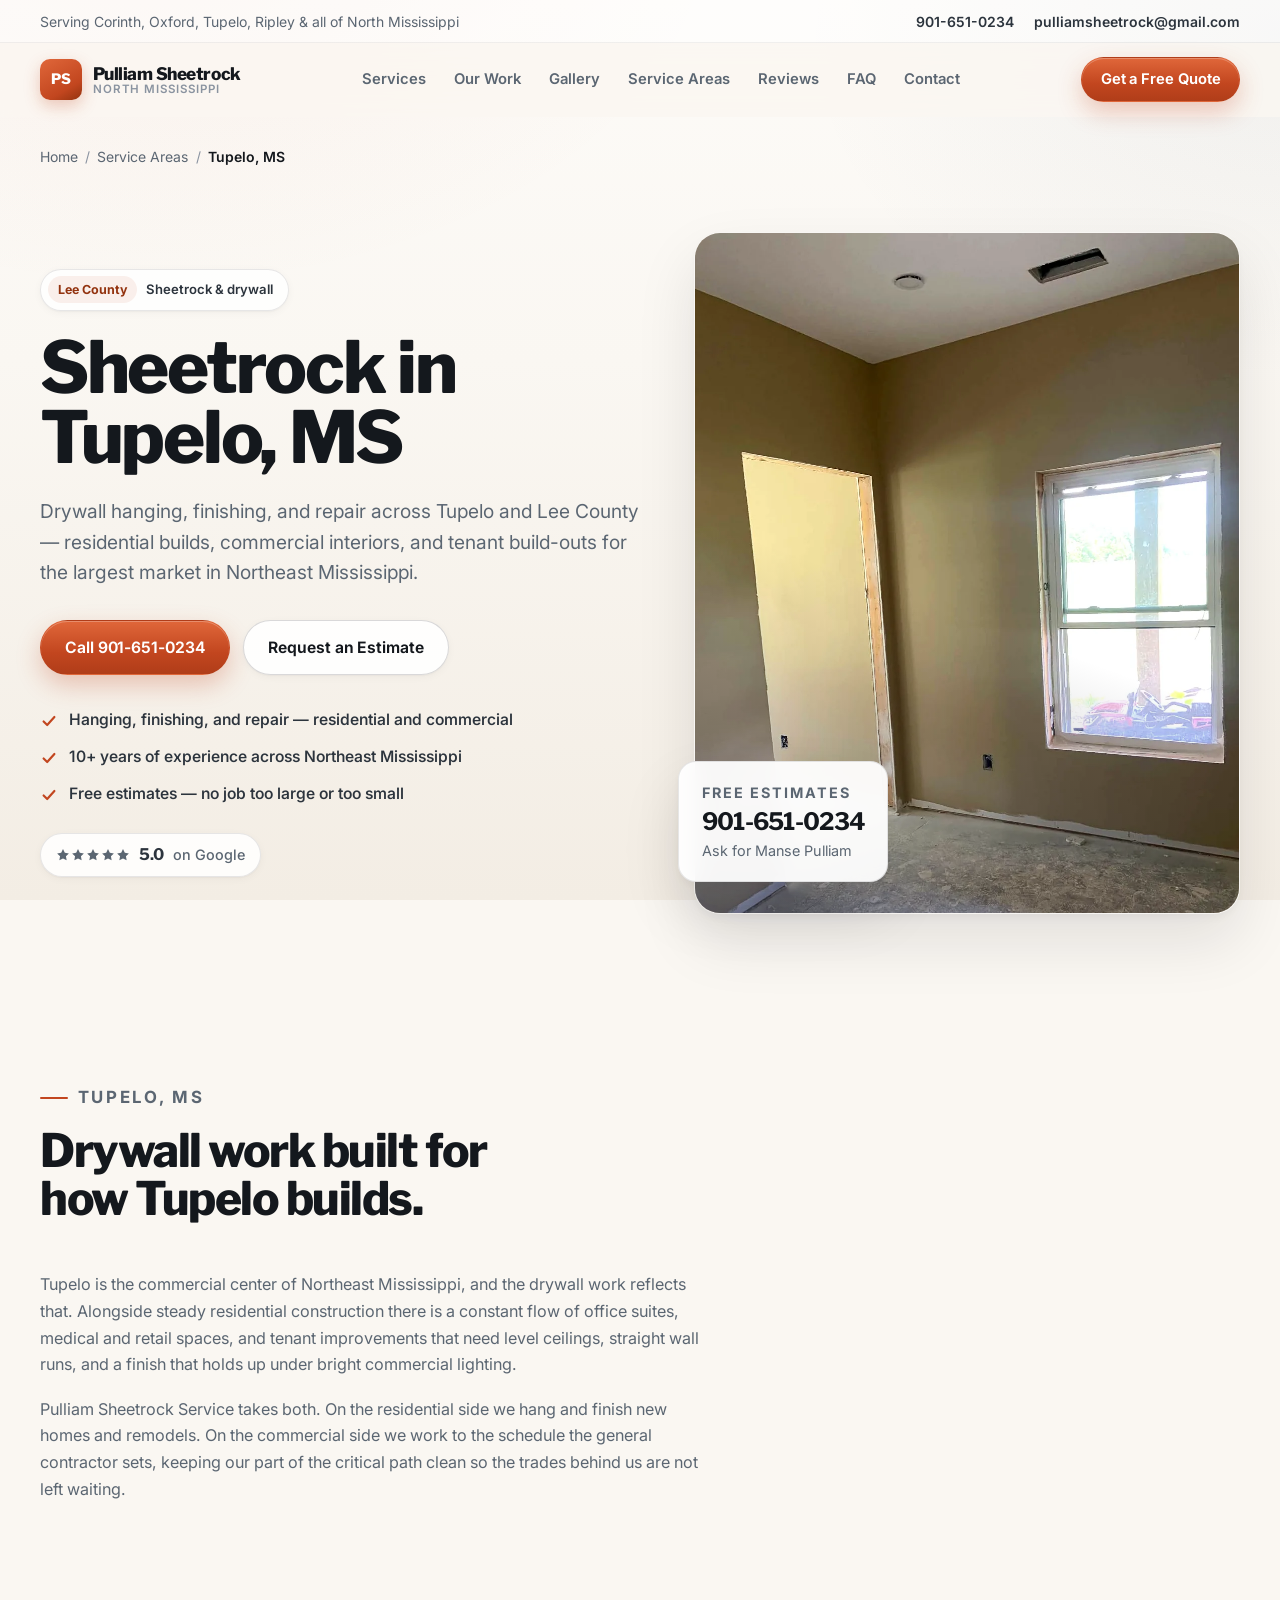
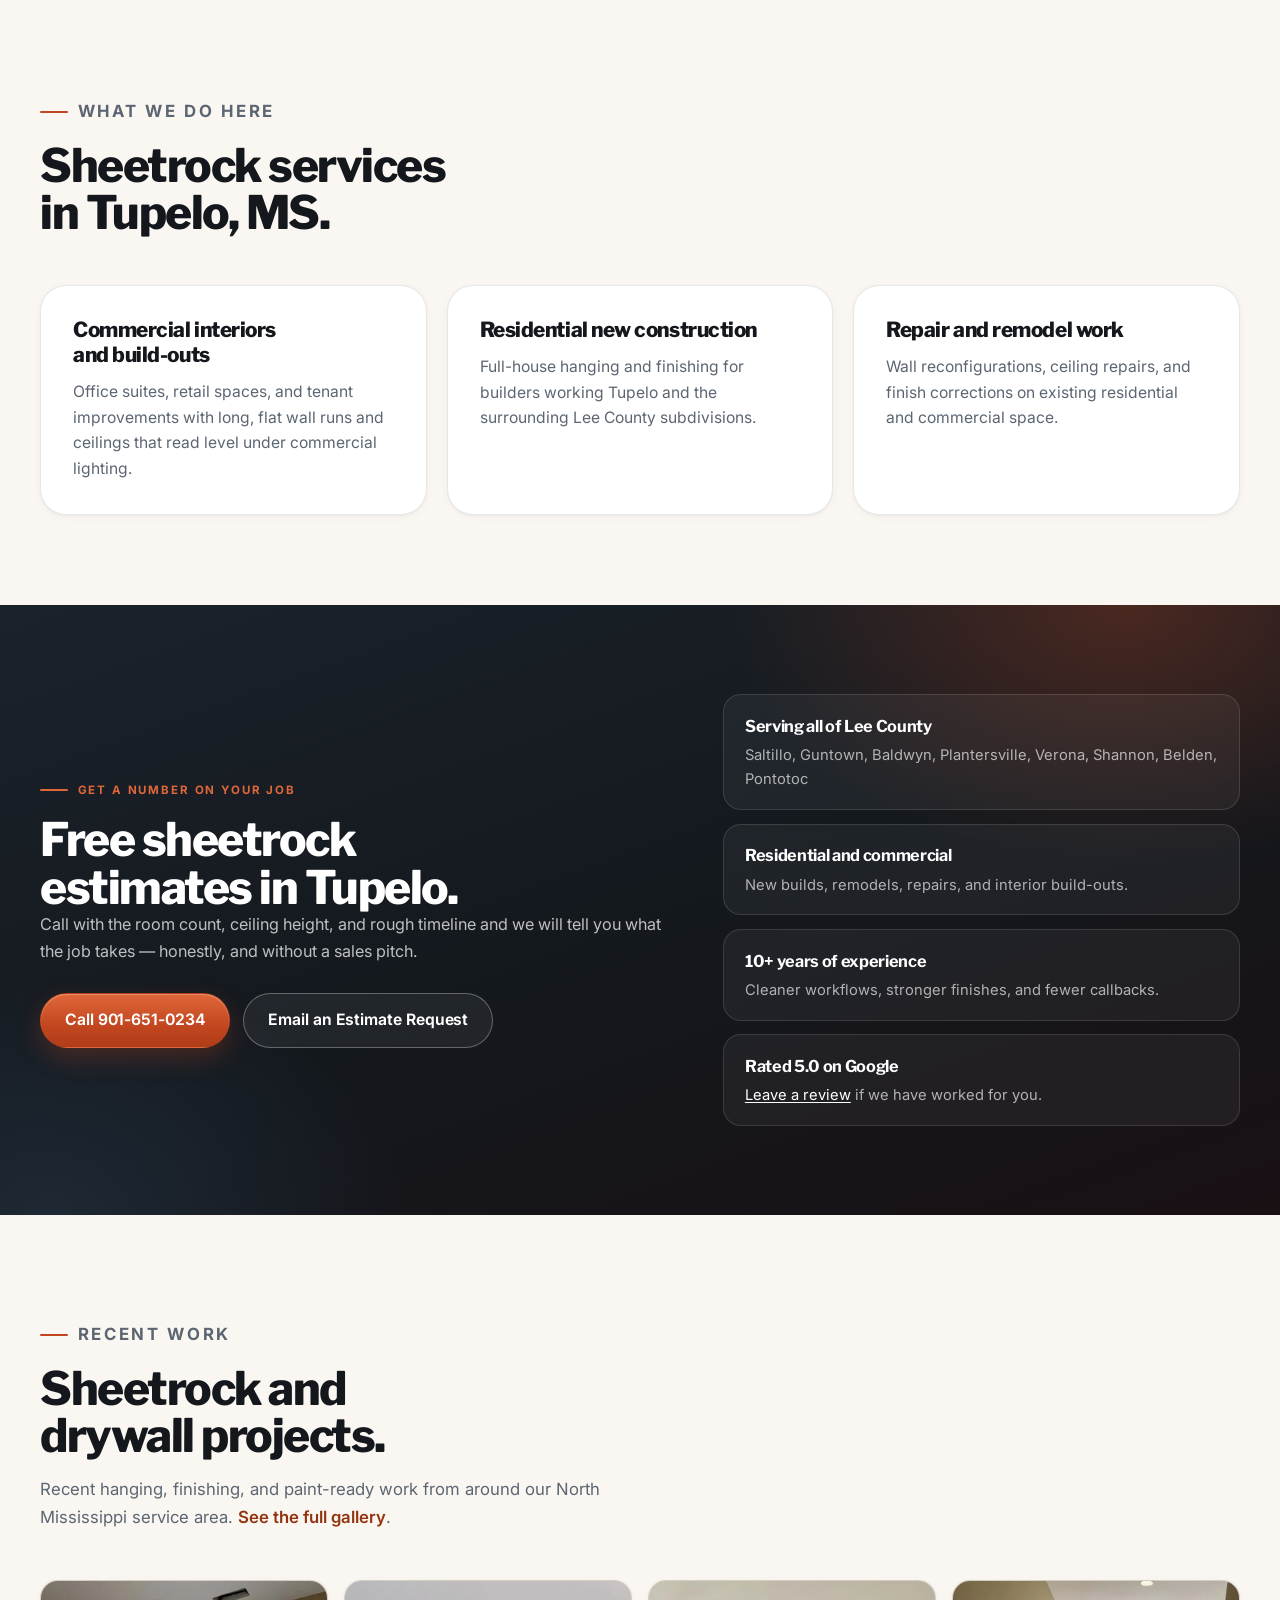
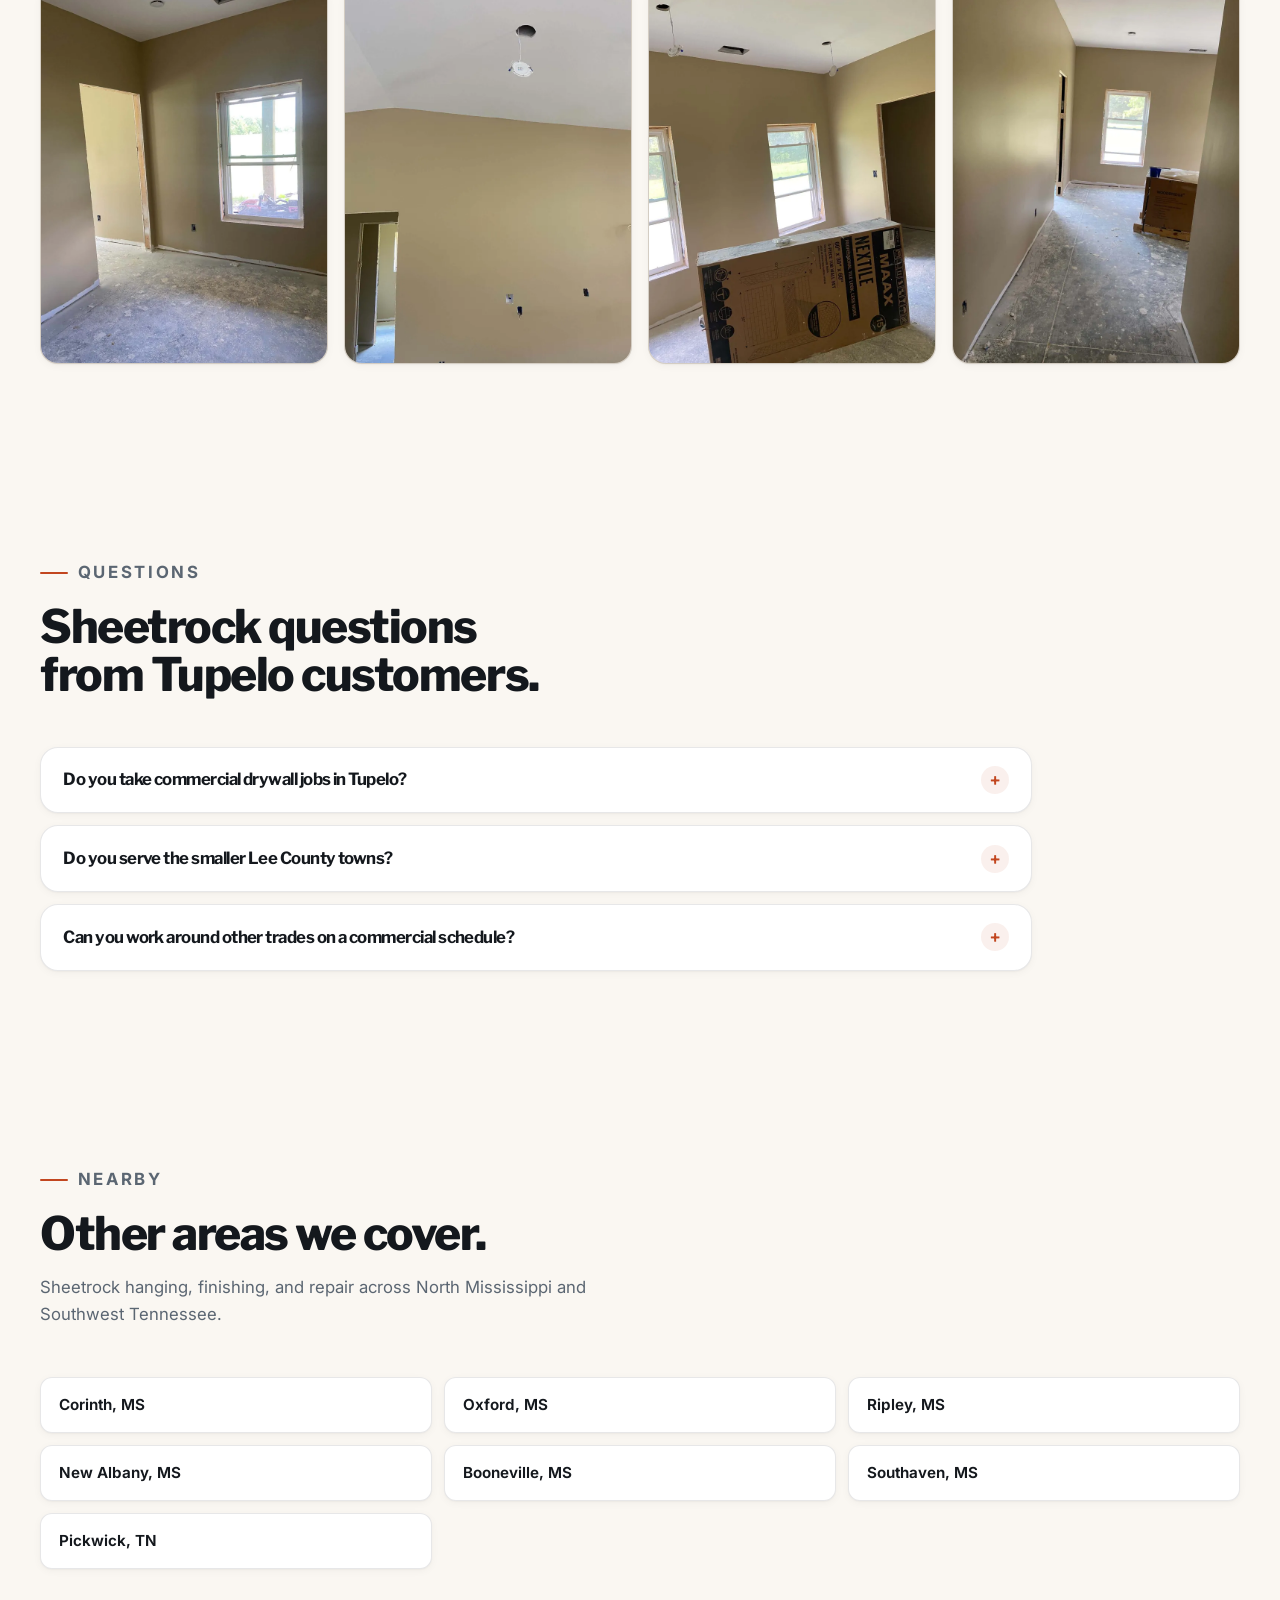
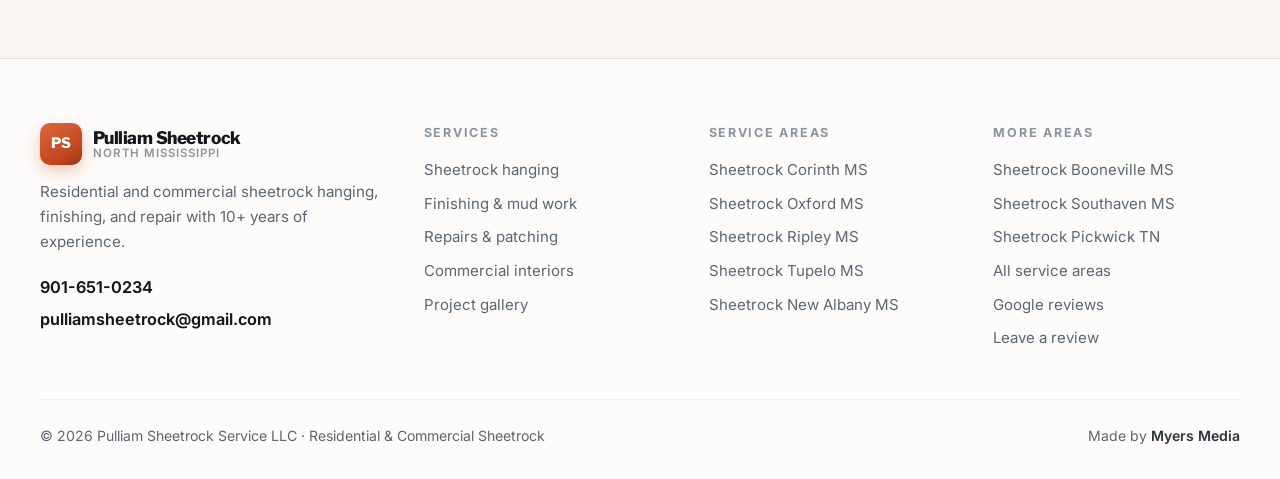
<file: sheetrock-tupelo-ms/index.html>
<!DOCTYPE html>
<html lang="en">
<head>
  <meta charset="UTF-8">
  <meta name="viewport" content="width=device-width, initial-scale=1.0">
  <title>Sheetrock Tupelo MS | Drywall Hanging, Finishing &amp; Repair</title>
  <meta name="description" content="Sheetrock contractor in Tupelo, MS and Lee County. Residential and commercial drywall hanging, finishing, and repair. Call 901-651-0234.">
  <meta name="robots" content="index, follow, max-image-preview:large, max-snippet:-1">
  <meta name="theme-color" content="#c2461f">
  <link rel="canonical" href="https://www.pulliamsheetrock.com/sheetrock-tupelo-ms/">

  <meta property="og:type" content="website">
  <meta property="og:url" content="https://www.pulliamsheetrock.com/sheetrock-tupelo-ms/">
  <meta property="og:site_name" content="Pulliam Sheetrock Service">
  <meta property="og:locale" content="en_US">
  <meta property="og:title" content="Sheetrock Tupelo MS | Pulliam Sheetrock Service">
  <meta property="og:description" content="Sheetrock contractor in Tupelo, MS and Lee County. Residential and commercial drywall hanging, finishing, and repair. Call 901-651-0234.">
  <meta property="og:image" content="https://www.pulliamsheetrock.com/assets/og-image.png">
  <meta property="og:image:width" content="1200">
  <meta property="og:image:height" content="630">
  <meta name="twitter:card" content="summary_large_image">
  <meta name="twitter:title" content="Sheetrock Tupelo MS">
  <meta name="twitter:description" content="Sheetrock contractor in Tupelo, MS and Lee County. Residential and commercial drywall hanging, finishing, and repair. Call 901-651-0234.">
  <meta name="twitter:image" content="https://www.pulliamsheetrock.com/assets/og-image.png">

  <link rel="icon" href="/assets/favicon.svg" type="image/svg+xml">
  <link rel="preconnect" href="https://fonts.googleapis.com">
  <link rel="preconnect" href="https://fonts.gstatic.com" crossorigin>
  <link rel="preload" as="image" href="/assets/hero-interior.webp" fetchpriority="high">
  <link rel="stylesheet" href="https://fonts.googleapis.com/css2?family=Inter:wght@400..700&family=Libre+Franklin:wght@700..800&display=swap">
  <link rel="stylesheet" href="/styles.css?v=6">
  <script>document.documentElement.className += " js";</script>

  <script type="application/ld+json">
{
  "@context": "https://schema.org",
  "@graph": [
    {
      "@type": "Service",
      "@id": "https://www.pulliamsheetrock.com/sheetrock-tupelo-ms/#service",
      "serviceType": "Sheetrock and drywall contractor",
      "name": "Sheetrock Services in Tupelo, MS",
      "description": "Sheetrock hanging, finishing, and repair for residential and commercial properties in Tupelo, MS and Lee County.",
      "url": "https://www.pulliamsheetrock.com/sheetrock-tupelo-ms/",
      "provider": {
        "@id": "https://www.pulliamsheetrock.com/#business"
      },
      "areaServed": [
        {
          "@type": "City",
          "name": "Tupelo",
          "addressRegion": "MS"
        },
        {
          "@type": "AdministrativeArea",
          "name": "Lee County, Mississippi"
        }
      ],
      "hasOfferCatalog": {
        "@type": "OfferCatalog",
        "name": "Sheetrock services in Tupelo",
        "itemListElement": [
          {
            "@type": "Offer",
            "itemOffered": {
              "@type": "Service",
              "name": "Commercial interiors and build-outs",
              "description": "Office suites, retail spaces, and tenant improvements with long, flat wall runs and ceilings that read level under commercial lighting."
            }
          },
          {
            "@type": "Offer",
            "itemOffered": {
              "@type": "Service",
              "name": "Residential new construction",
              "description": "Full-house hanging and finishing for builders working Tupelo and the surrounding Lee County subdivisions."
            }
          },
          {
            "@type": "Offer",
            "itemOffered": {
              "@type": "Service",
              "name": "Repair and remodel work",
              "description": "Wall reconfigurations, ceiling repairs, and finish corrections on existing residential and commercial space."
            }
          }
        ]
      }
    },
    {
      "@type": "BreadcrumbList",
      "@id": "https://www.pulliamsheetrock.com/sheetrock-tupelo-ms/#breadcrumb",
      "itemListElement": [
        {
          "@type": "ListItem",
          "position": 1,
          "name": "Home",
          "item": "https://www.pulliamsheetrock.com/"
        },
        {
          "@type": "ListItem",
          "position": 2,
          "name": "Service Areas",
          "item": "https://www.pulliamsheetrock.com/#areas"
        },
        {
          "@type": "ListItem",
          "position": 3,
          "name": "Sheetrock Tupelo, MS",
          "item": "https://www.pulliamsheetrock.com/sheetrock-tupelo-ms/"
        }
      ]
    },
    {
      "@type": "FAQPage",
      "@id": "https://www.pulliamsheetrock.com/sheetrock-tupelo-ms/#faq",
      "mainEntity": [
        {
          "@type": "Question",
          "name": "Do you take commercial drywall jobs in Tupelo?",
          "acceptedAnswer": {
            "@type": "Answer",
            "text": "Yes. Office interiors, retail build-outs, and tenant improvements are regular work, and we schedule around the general contractor."
          }
        },
        {
          "@type": "Question",
          "name": "Do you serve the smaller Lee County towns?",
          "acceptedAnswer": {
            "@type": "Answer",
            "text": "Yes. Saltillo, Guntown, Baldwyn, Plantersville, Verona, and Shannon are all within our service area."
          }
        },
        {
          "@type": "Question",
          "name": "Can you work around other trades on a commercial schedule?",
          "acceptedAnswer": {
            "@type": "Answer",
            "text": "Yes. On commercial jobs the schedule matters as much as the finish. We coordinate so electrical, HVAC, and paint are not held up."
          }
        }
      ]
    },
    {
      "@type": "WebPage",
      "@id": "https://www.pulliamsheetrock.com/sheetrock-tupelo-ms/",
      "url": "https://www.pulliamsheetrock.com/sheetrock-tupelo-ms/",
      "name": "Sheetrock Tupelo MS | Drywall Hanging, Finishing & Repair",
      "description": "Sheetrock contractor in Tupelo, MS and Lee County. Residential and commercial drywall hanging, finishing, and repair. Call 901-651-0234.",
      "isPartOf": {
        "@id": "https://www.pulliamsheetrock.com/#website"
      },
      "about": {
        "@id": "https://www.pulliamsheetrock.com/#business"
      },
      "breadcrumb": {
        "@id": "https://www.pulliamsheetrock.com/sheetrock-tupelo-ms/#breadcrumb"
      },
      "inLanguage": "en-US"
    }
  ]
}
  </script>
</head>
<body>

  <div class="topbar">
    <div class="topbar-inner">
      <p>Serving Corinth, Oxford, Tupelo, Ripley &amp; all of North Mississippi</p>
      <div class="topbar-links">
        <a href="tel:+19016510234">901-651-0234</a>
        <a href="mailto:pulliamsheetrock@gmail.com">pulliamsheetrock@gmail.com</a>
      </div>
    </div>
  </div>

  <header class="site-header">
    <nav class="navbar" aria-label="Main">
      <a href="/" class="nav-brand" aria-label="Pulliam Sheetrock Service home">
        <span class="nav-brand-mark" aria-hidden="true">PS</span>
        <span class="nav-brand-text">
          <strong>Pulliam Sheetrock</strong>
          <span>North Mississippi</span>
        </span>
      </a>

      <div class="nav-links" id="nav-links">
        <a href="/#services">Services</a>
        <a href="/#work">Our Work</a>
        <a href="/#gallery">Gallery</a>
        <a href="/#areas">Service Areas</a>
        <a href="/#reviews">Reviews</a>
        <a href="/#faq">FAQ</a>
        <a href="/#contact">Contact</a>
      </div>

      <div class="nav-actions">
        <a class="button button-primary nav-cta" href="tel:+19016510234">Get a Free Quote</a>
        <button class="nav-toggle" type="button" aria-expanded="false" aria-controls="nav-links" aria-label="Toggle navigation menu">
          <span></span>
        </button>
      </div>
    </nav>
  </header>

  <main>

    <nav class="breadcrumb container" aria-label="Breadcrumb">
      <ol>
        <li><a href="/">Home</a></li>
        <li><a href="/#areas">Service Areas</a></li>
        <li><span aria-current="page">Tupelo, MS</span></li>
      </ol>
    </nav>

    <section class="hero container">
      <div class="hero-grid">
        <div>
          <span class="hero-badge"><b>Lee County</b> Sheetrock &amp; drywall</span>
          <h1>Sheetrock in Tupelo, MS</h1>
          <p class="lead">Drywall hanging, finishing, and repair across Tupelo and Lee County — residential builds, commercial interiors, and tenant build-outs for the largest market in Northeast Mississippi.</p>

          <div class="hero-actions">
            <a class="button button-primary" href="tel:+19016510234">Call 901-651-0234</a>
            <a class="button button-secondary" href="mailto:pulliamsheetrock@gmail.com">Request an Estimate</a>
          </div>

          <ul class="hero-points">
            <li>
              <svg width="18" height="18" viewBox="0 0 20 20" fill="none" aria-hidden="true"><path d="M4 10.5l4 4 8-9" stroke="currentColor" stroke-width="2.4" stroke-linecap="round" stroke-linejoin="round"/></svg>
              <span>Hanging, finishing, and repair &mdash; residential and commercial</span>
            </li>
            <li>
              <svg width="18" height="18" viewBox="0 0 20 20" fill="none" aria-hidden="true"><path d="M4 10.5l4 4 8-9" stroke="currentColor" stroke-width="2.4" stroke-linecap="round" stroke-linejoin="round"/></svg>
              <span>10+ years of experience across Northeast Mississippi</span>
            </li>
            <li>
              <svg width="18" height="18" viewBox="0 0 20 20" fill="none" aria-hidden="true"><path d="M4 10.5l4 4 8-9" stroke="currentColor" stroke-width="2.4" stroke-linecap="round" stroke-linejoin="round"/></svg>
              <span>Free estimates &mdash; no job too large or too small</span>
            </li>
          </ul>

          <a class="rating-inline" href="https://www.google.com/maps?cid=15387246880298957759" target="_blank" rel="noopener"
             aria-label="Rated 5.0 out of 5 on Google. Read our reviews.">
            <span class="stars" aria-hidden="true"><svg width="14" height="14" viewBox="0 0 20 20" fill="currentColor"><path d="M10 1.6l2.6 5.3 5.8.8-4.2 4.1 1 5.8-5.2-2.7-5.2 2.7 1-5.8L1.6 7.7l5.8-.8z"/></svg><svg width="14" height="14" viewBox="0 0 20 20" fill="currentColor"><path d="M10 1.6l2.6 5.3 5.8.8-4.2 4.1 1 5.8-5.2-2.7-5.2 2.7 1-5.8L1.6 7.7l5.8-.8z"/></svg><svg width="14" height="14" viewBox="0 0 20 20" fill="currentColor"><path d="M10 1.6l2.6 5.3 5.8.8-4.2 4.1 1 5.8-5.2-2.7-5.2 2.7 1-5.8L1.6 7.7l5.8-.8z"/></svg><svg width="14" height="14" viewBox="0 0 20 20" fill="currentColor"><path d="M10 1.6l2.6 5.3 5.8.8-4.2 4.1 1 5.8-5.2-2.7-5.2 2.7 1-5.8L1.6 7.7l5.8-.8z"/></svg><svg width="14" height="14" viewBox="0 0 20 20" fill="currentColor"><path d="M10 1.6l2.6 5.3 5.8.8-4.2 4.1 1 5.8-5.2-2.7-5.2 2.7 1-5.8L1.6 7.7l5.8-.8z"/></svg></span>
            <b>5.0</b>
            <span>on Google</span>
          </a>
        </div>

        <div class="hero-media">
          <div class="hero-media-frame">
            <img src="/assets/hero-interior.webp" width="1080" height="1350"
                 alt="Freshly hung and finished sheetrock walls, ceiling, and window return"
                 fetchpriority="high" decoding="async">
          </div>
          <div class="hero-card">
            <span class="hero-card-label">Free estimates</span>
            <strong>901-651-0234</strong>
            <span>Ask for Manse Pulliam</span>
          </div>
        </div>
      </div>
    </section>

    <section class="section container">
      <div class="section-heading" data-reveal>
        <p class="eyebrow">Tupelo, MS</p>
        <h2>Drywall work built for how Tupelo builds.</h2>
      </div>
      <div class="prose" data-reveal>
        <p>Tupelo is the commercial center of Northeast Mississippi, and the drywall work reflects that. Alongside steady residential construction there is a constant flow of office suites, medical and retail spaces, and tenant improvements that need level ceilings, straight wall runs, and a finish that holds up under bright commercial lighting.</p>
        <p>Pulliam Sheetrock Service takes both. On the residential side we hang and finish new homes and remodels. On the commercial side we work to the schedule the general contractor sets, keeping our part of the critical path clean so the trades behind us are not left waiting.</p>
      </div>
    </section>

    <section class="section container">
      <div class="section-heading" data-reveal>
        <p class="eyebrow">What we do here</p>
        <h2>Sheetrock services in Tupelo, MS.</h2>
      </div>
      <div class="card-grid">
        <article class="card" data-reveal>
          <h3>Commercial interiors and build-outs</h3>
          <p>Office suites, retail spaces, and tenant improvements with long, flat wall runs and ceilings that read level under commercial lighting.</p>
        </article>
        <article class="card" data-reveal>
          <h3>Residential new construction</h3>
          <p>Full-house hanging and finishing for builders working Tupelo and the surrounding Lee County subdivisions.</p>
        </article>
        <article class="card" data-reveal>
          <h3>Repair and remodel work</h3>
          <p>Wall reconfigurations, ceiling repairs, and finish corrections on existing residential and commercial space.</p>
        </article>
      </div>
    </section>

    <section class="band section">
      <div class="container band-inner">
        <div data-reveal>
          <p class="eyebrow">Get a number on your job</p>
          <h2>Free sheetrock estimates in Tupelo.</h2>
          <p>
            Call with the room count, ceiling height, and rough timeline and we will tell you what the job takes &mdash; honestly, and without a sales pitch.
          </p>
          <div class="band-actions">
            <a class="button button-primary" href="tel:+19016510234">Call 901-651-0234</a>
            <a class="button button-ghost" href="mailto:pulliamsheetrock@gmail.com">Email an Estimate Request</a>
          </div>
        </div>

        <ul class="band-list" data-reveal>
          <li>
            <strong>Serving all of Lee County</strong>
            <span>Saltillo, Guntown, Baldwyn, Plantersville, Verona, Shannon, Belden, Pontotoc</span>
          </li>
          <li>
            <strong>Residential and commercial</strong>
            <span>New builds, remodels, repairs, and interior build-outs.</span>
          </li>
          <li>
            <strong>10+ years of experience</strong>
            <span>Cleaner workflows, stronger finishes, and fewer callbacks.</span>
          </li>
          <li>
            <strong>Rated 5.0 on Google</strong>
            <span><a href="https://www.google.com/maps/place//data=!4m3!3m2!1s0x40f0ca8b9b483b0f:0xd58a7b833374fbbf!12e1" target="_blank" rel="noopener" style="color:#fff;text-decoration:underline;text-underline-offset:2px;">Leave a review</a> if we have worked for you.</span>
          </li>
        </ul>
      </div>
    </section>

    <section class="section container">
      <div class="section-heading" data-reveal>
        <p class="eyebrow">Recent work</p>
        <h2>Sheetrock and drywall projects.</h2>
        <p>Recent hanging, finishing, and paint-ready work from around our North Mississippi service area. <a href="/#gallery" style="color:var(--rust-deep);font-weight:600;">See the full gallery</a>.</p>
      </div>
      <div class="gallery-grid" data-reveal>
        <figure class="gallery-card">
          <img src="/assets/gallery-bedroom-window.webp" width="768" height="1024" loading="lazy" decoding="async" alt="Bedroom with finished sheetrock walls, painted ceiling, and window return">
          <figcaption class="gallery-overlay"><span>Bedroom Walls &amp; Ceiling</span></figcaption>
        </figure>
        <figure class="gallery-card">
          <img src="/assets/gallery-vaulted-ceiling.webp" width="768" height="1024" loading="lazy" decoding="async" alt="Vaulted ceiling finished in white above a smooth painted wall">
          <figcaption class="gallery-overlay"><span>Vaulted Ceiling Finish</span></figcaption>
        </figure>
        <figure class="gallery-card">
          <img src="/assets/gallery-master-suite.webp" width="768" height="1024" loading="lazy" decoding="async" alt="Master suite with finished drywall, painted walls, and recessed lighting">
          <figcaption class="gallery-overlay"><span>Master Suite Finish</span></figcaption>
        </figure>
        <figure class="gallery-card">
          <img src="/assets/gallery-hallway-finish.webp" width="768" height="1024" loading="lazy" decoding="async" alt="Hallway with finished drywall and fresh paint leading to a window">
          <figcaption class="gallery-overlay"><span>Hallway Drywall &amp; Paint</span></figcaption>
        </figure>
      </div>
    </section>

    <section class="section container">
      <div class="section-heading" data-reveal>
        <p class="eyebrow">Questions</p>
        <h2>Sheetrock questions from Tupelo customers.</h2>
      </div>
      <div class="faq-list" data-reveal>
        <details>
          <summary>Do you take commercial drywall jobs in Tupelo?</summary>
          <p>Yes. Office interiors, retail build-outs, and tenant improvements are regular work, and we schedule around the general contractor.</p>
        </details>
        <details>
          <summary>Do you serve the smaller Lee County towns?</summary>
          <p>Yes. Saltillo, Guntown, Baldwyn, Plantersville, Verona, and Shannon are all within our service area.</p>
        </details>
        <details>
          <summary>Can you work around other trades on a commercial schedule?</summary>
          <p>Yes. On commercial jobs the schedule matters as much as the finish. We coordinate so electrical, HVAC, and paint are not held up.</p>
        </details>
      </div>
    </section>

    <section class="section container">
      <div class="section-heading" data-reveal>
        <p class="eyebrow">Nearby</p>
        <h2>Other areas we cover.</h2>
        <p>Sheetrock hanging, finishing, and repair across North Mississippi and Southwest Tennessee.</p>
      </div>
      <div class="city-grid" data-reveal>
          <a class="city-link" href="/sheetrock-corinth-ms/">Corinth, MS</a>
          <a class="city-link" href="/sheetrock-oxford-ms/">Oxford, MS</a>
          <a class="city-link" href="/sheetrock-ripley-ms/">Ripley, MS</a>
          <a class="city-link" href="/sheetrock-new-albany-ms/">New Albany, MS</a>
          <a class="city-link" href="/sheetrock-booneville-ms/">Booneville, MS</a>
          <a class="city-link" href="/sheetrock-southaven-ms/">Southaven, MS</a>
          <a class="city-link" href="/sheetrock-pickwick-tn/">Pickwick, TN</a>
      </div>
    </section>

  </main>

  <footer class="footer">
    <div class="container">
      <div class="footer-grid">
        <div class="footer-brand">
          <a href="/" class="nav-brand">
            <span class="nav-brand-mark" aria-hidden="true">PS</span>
            <span class="nav-brand-text">
              <strong>Pulliam Sheetrock</strong>
              <span>North Mississippi</span>
            </span>
          </a>
          <p>Residential and commercial sheetrock hanging, finishing, and repair with 10+ years of experience.</p>
          <div class="footer-contact">
            <a href="tel:+19016510234">901-651-0234</a>
            <a href="mailto:pulliamsheetrock@gmail.com">pulliamsheetrock@gmail.com</a>
          </div>
        </div>

        <div class="footer-col">
          <h4>Services</h4>
          <ul>
            <li><a href="/#services">Sheetrock hanging</a></li>
            <li><a href="/#services">Finishing &amp; mud work</a></li>
            <li><a href="/#services">Repairs &amp; patching</a></li>
            <li><a href="/#work">Commercial interiors</a></li>
            <li><a href="/#gallery">Project gallery</a></li>
          </ul>
        </div>

        <div class="footer-col">
          <h4>Service areas</h4>
          <ul>
            <li><a href="/sheetrock-corinth-ms/">Sheetrock Corinth MS</a></li>
            <li><a href="/sheetrock-oxford-ms/">Sheetrock Oxford MS</a></li>
            <li><a href="/sheetrock-ripley-ms/">Sheetrock Ripley MS</a></li>
            <li><a href="/sheetrock-tupelo-ms/">Sheetrock Tupelo MS</a></li>
            <li><a href="/sheetrock-new-albany-ms/">Sheetrock New Albany MS</a></li>
          </ul>
        </div>

        <div class="footer-col">
          <h4>More areas</h4>
          <ul>
            <li><a href="/sheetrock-booneville-ms/">Sheetrock Booneville MS</a></li>
            <li><a href="/sheetrock-southaven-ms/">Sheetrock Southaven MS</a></li>
            <li><a href="/sheetrock-pickwick-tn/">Sheetrock Pickwick TN</a></li>
            <li><a href="/#areas">All service areas</a></li>
            <li><a href="https://www.google.com/maps?cid=15387246880298957759" target="_blank" rel="noopener">Google reviews</a></li>
            <li><a href="https://www.google.com/maps/place//data=!4m3!3m2!1s0x40f0ca8b9b483b0f:0xd58a7b833374fbbf!12e1" target="_blank" rel="noopener">Leave a review</a></li>
          </ul>
        </div>
      </div>

      <div class="footer-bottom">
        <p>&copy; <span id="year">2026</span> Pulliam Sheetrock Service LLC &middot; Residential &amp; Commercial Sheetrock</p>
        <p>Made by <a href="https://myersgroupmedia.com" target="_blank" rel="noopener">Myers Media</a></p>
      </div>
    </div>
  </footer>

  <a class="floating-call" href="tel:+19016510234" aria-label="Call Pulliam Sheetrock Service at 901-651-0234">Call 901-651-0234</a>

  <script src="/script.js?v=6" defer></script>
</body>
</html>
</file>
<file: styles.css>
/* ==========================================================================
   Pulliam Sheetrock Service — design system
   ========================================================================== */

:root {
  /* Ink & neutrals */
  --ink: #14181d;
  --ink-soft: #2c343d;
  --muted: #5b6672;
  --muted-light: #8a93a0;

  /* Warm paper ground */
  --bone: #faf7f2;
  --bone-2: #f3ede4;
  --bone-3: #eae2d6;
  --card: #ffffff;

  /* Accent — rust / terracotta */
  --rust: #c2461f;
  --rust-2: #e0673a;
  --rust-deep: #93330f;
  --rust-tint: rgba(194, 70, 31, 0.08);

  /* Secondary */
  --slate: #2f4a63;
  --slate-tint: rgba(47, 74, 99, 0.08);

  /* Lines & shadows */
  --line: rgba(20, 24, 29, 0.1);
  --line-soft: rgba(20, 24, 29, 0.06);
  --line-strong: rgba(20, 24, 29, 0.16);

  --shadow-sm: 0 1px 2px rgba(20, 24, 29, 0.04), 0 2px 8px rgba(20, 24, 29, 0.04);
  --shadow-md: 0 2px 4px rgba(20, 24, 29, 0.03), 0 12px 28px rgba(20, 24, 29, 0.07);
  --shadow-lg: 0 4px 8px rgba(20, 24, 29, 0.04), 0 28px 60px rgba(20, 24, 29, 0.1);

  /* Radii */
  --r-xs: 8px;
  --r-sm: 12px;
  --r-md: 18px;
  --r-lg: 26px;
  --r-full: 999px;

  /* Type */
  --font-display: "Libre Franklin", "Franklin Gothic Demi", "Segoe UI", system-ui, sans-serif;
  --font-body: "Inter", "Segoe UI", system-ui, -apple-system, sans-serif;

  /* Rhythm */
  --gutter: clamp(1rem, 3vw, 1.75rem);
  --section-y: clamp(3.75rem, 7vw, 6.5rem);
  --container: min(1200px, 100% - (var(--gutter) * 2));

  --ease: cubic-bezier(0.16, 1, 0.3, 1);
}

/* --------------------------------------------------------------------------
   Base
   -------------------------------------------------------------------------- */

*,
*::before,
*::after {
  box-sizing: border-box;
}

html {
  scroll-behavior: smooth;
  scroll-padding-top: 6rem;
  -webkit-text-size-adjust: 100%;
}

body {
  margin: 0;
  font-family: var(--font-body);
  font-size: 1.0125rem;
  line-height: 1.65;
  color: var(--ink);
  background: var(--bone);
  -webkit-font-smoothing: antialiased;
  -moz-osx-font-smoothing: grayscale;
}

/* Subtle paper warmth behind everything */
body::before {
  content: "";
  position: fixed;
  inset: 0;
  z-index: -1;
  pointer-events: none;
  background:
    radial-gradient(60rem 40rem at 12% -10%, rgba(194, 70, 31, 0.06), transparent 60%),
    radial-gradient(50rem 36rem at 100% 4%, rgba(47, 74, 99, 0.06), transparent 60%),
    linear-gradient(180deg, #fdfbf8 0%, var(--bone) 40%, var(--bone-2) 100%);
}

img,
picture,
svg {
  display: block;
  max-width: 100%;
}

img {
  height: auto;
}

a {
  color: inherit;
  text-decoration: none;
}

:focus-visible {
  outline: 2px solid var(--rust);
  outline-offset: 3px;
  border-radius: var(--r-xs);
}

h1,
h2,
h3,
h4,
summary,
.display {
  font-family: var(--font-display);
  font-weight: 800;
  letter-spacing: -0.032em;
  text-wrap: balance;
}

h1 {
  margin: 0;
  font-size: clamp(2.6rem, 5.6vw, 4.6rem);
  line-height: 0.98;
}

h2 {
  margin: 0;
  font-size: clamp(1.95rem, 3.6vw, 3rem);
  line-height: 1.04;
}

h3 {
  margin: 0;
  font-size: 1.3rem;
  line-height: 1.2;
  letter-spacing: -0.022em;
}

p {
  margin: 0;
}

.container {
  width: var(--container);
  margin-inline: auto;
}

.section {
  padding-block: var(--section-y);
}

.lead {
  font-size: clamp(1.05rem, 1.6vw, 1.2rem);
  line-height: 1.6;
  color: var(--muted);
  max-width: 58ch;
}

.eyebrow {
  display: inline-flex;
  align-items: center;
  gap: 0.6rem;
  margin: 0 0 1rem;
  color: var(--rust-deep);
  text-transform: uppercase;
  letter-spacing: 0.16em;
  font-size: 0.72rem;
  font-weight: 700;
  font-family: var(--font-body);
}

.eyebrow::before {
  content: "";
  width: 1.75rem;
  height: 2px;
  background: var(--rust);
  border-radius: 2px;
}

.section-heading {
  max-width: 62ch;
  margin-bottom: clamp(2rem, 4vw, 3rem);
}

.section-heading p {
  margin-top: 1rem;
  color: var(--muted);
  font-size: 1.05rem;
  max-width: 60ch;
}

/* --------------------------------------------------------------------------
   Buttons
   -------------------------------------------------------------------------- */

.button {
  display: inline-flex;
  align-items: center;
  justify-content: center;
  gap: 0.5rem;
  min-height: 52px;
  padding: 0.85rem 1.5rem;
  border: 1px solid transparent;
  border-radius: var(--r-full);
  font-family: var(--font-body);
  font-weight: 650;
  font-size: 0.98rem;
  letter-spacing: -0.005em;
  cursor: pointer;
  transition: transform 220ms var(--ease), box-shadow 220ms var(--ease),
    background-color 200ms ease, border-color 200ms ease, color 200ms ease;
}

.button-primary {
  color: #fff;
  background: linear-gradient(180deg, var(--rust-2) 0%, var(--rust) 60%, #b03d19 100%);
  box-shadow: 0 1px 0 rgba(255, 255, 255, 0.25) inset, 0 10px 24px rgba(194, 70, 31, 0.28);
}

.button-primary:hover {
  transform: translateY(-2px);
  box-shadow: 0 1px 0 rgba(255, 255, 255, 0.25) inset, 0 16px 34px rgba(194, 70, 31, 0.34);
}

.button-secondary {
  color: var(--ink);
  background: rgba(255, 255, 255, 0.9);
  border-color: var(--line-strong);
  box-shadow: var(--shadow-sm);
}

.button-secondary:hover {
  transform: translateY(-2px);
  border-color: var(--ink);
  box-shadow: var(--shadow-md);
}

.button-ghost {
  color: #fff;
  border-color: rgba(255, 255, 255, 0.3);
  background: rgba(255, 255, 255, 0.06);
}

.button-ghost:hover {
  background: rgba(255, 255, 255, 0.14);
  border-color: rgba(255, 255, 255, 0.55);
}

/* --------------------------------------------------------------------------
   Top bar + navigation
   -------------------------------------------------------------------------- */

.topbar {
  border-bottom: 1px solid var(--line-soft);
  background: rgba(255, 255, 255, 0.5);
  font-size: 0.875rem;
  color: var(--muted);
}

.topbar-inner {
  width: var(--container);
  margin-inline: auto;
  display: flex;
  flex-wrap: wrap;
  align-items: center;
  justify-content: space-between;
  gap: 0.5rem 1.5rem;
  padding-block: 0.6rem;
}

.topbar-links {
  display: flex;
  flex-wrap: wrap;
  gap: 1.25rem;
  font-weight: 600;
  color: var(--ink-soft);
}

.topbar-links a:hover {
  color: var(--rust);
}

.site-header {
  position: sticky;
  top: 0;
  z-index: 50;
  background: rgba(250, 247, 242, 0.82);
  backdrop-filter: saturate(180%) blur(16px);
  -webkit-backdrop-filter: saturate(180%) blur(16px);
  border-bottom: 1px solid transparent;
  transition: border-color 250ms ease, box-shadow 250ms ease, background-color 250ms ease;
}

.site-header.is-stuck {
  border-bottom-color: var(--line);
  box-shadow: 0 8px 24px rgba(20, 24, 29, 0.06);
}

.navbar {
  width: var(--container);
  margin-inline: auto;
  display: flex;
  align-items: center;
  justify-content: space-between;
  gap: 1rem;
  padding-block: 0.85rem;
}

.nav-brand {
  display: flex;
  align-items: center;
  gap: 0.7rem;
  flex-shrink: 0;
}

.nav-brand-mark {
  display: grid;
  place-items: center;
  width: 2.6rem;
  height: 2.6rem;
  border-radius: 10px;
  background: linear-gradient(150deg, var(--rust-2), var(--rust) 70%, var(--rust-deep));
  color: #fff;
  font-family: var(--font-display);
  font-size: 0.9rem;
  font-weight: 800;
  letter-spacing: -0.04em;
  box-shadow: 0 6px 16px rgba(194, 70, 31, 0.28);
}

.nav-brand-text {
  display: grid;
  line-height: 1.1;
}

.nav-brand-text strong {
  font-family: var(--font-display);
  font-weight: 800;
  font-size: 1.08rem;
  letter-spacing: -0.028em;
}

.nav-brand-text span {
  font-size: 0.72rem;
  font-weight: 600;
  letter-spacing: 0.08em;
  text-transform: uppercase;
  color: var(--muted-light);
}

.nav-links {
  display: flex;
  align-items: center;
  gap: 0.15rem;
}

.nav-links a {
  padding: 0.5rem 0.8rem;
  border-radius: var(--r-full);
  font-size: 0.925rem;
  font-weight: 600;
  color: var(--muted);
  transition: color 180ms ease, background-color 180ms ease;
}

.nav-links a:hover,
.nav-links a[aria-current="page"] {
  color: var(--ink);
  background: rgba(20, 24, 29, 0.05);
}

.nav-actions {
  display: flex;
  align-items: center;
  gap: 0.6rem;
}

.nav-cta {
  min-height: 44px;
  padding: 0.6rem 1.15rem;
  font-size: 0.92rem;
}

.nav-toggle {
  display: none;
  align-items: center;
  justify-content: center;
  width: 44px;
  height: 44px;
  padding: 0;
  border: 1px solid var(--line-strong);
  border-radius: var(--r-sm);
  background: rgba(255, 255, 255, 0.8);
  cursor: pointer;
}

.nav-toggle span {
  position: relative;
  display: block;
  width: 18px;
  height: 2px;
  border-radius: 2px;
  background: var(--ink);
  transition: background-color 200ms ease;
}

.nav-toggle span::before,
.nav-toggle span::after {
  content: "";
  position: absolute;
  left: 0;
  width: 18px;
  height: 2px;
  border-radius: 2px;
  background: var(--ink);
  transition: transform 240ms var(--ease);
}

.nav-toggle span::before {
  top: -6px;
}

.nav-toggle span::after {
  top: 6px;
}

.nav-toggle[aria-expanded="true"] span {
  background: transparent;
}

.nav-toggle[aria-expanded="true"] span::before {
  transform: translateY(6px) rotate(45deg);
}

.nav-toggle[aria-expanded="true"] span::after {
  transform: translateY(-6px) rotate(-45deg);
}

/* --------------------------------------------------------------------------
   Hero
   -------------------------------------------------------------------------- */

.hero {
  padding-top: clamp(2.5rem, 5vw, 4.5rem);
  padding-bottom: clamp(2.5rem, 5vw, 4rem);
}

.hero-grid {
  display: grid;
  grid-template-columns: minmax(0, 1.05fr) minmax(0, 0.95fr);
  gap: clamp(2rem, 4vw, 3.5rem);
  align-items: center;
}

.hero-badge {
  display: inline-flex;
  align-items: center;
  gap: 0.55rem;
  margin-bottom: 1.4rem;
  padding: 0.4rem 0.9rem 0.4rem 0.45rem;
  border: 1px solid var(--line);
  border-radius: var(--r-full);
  background: rgba(255, 255, 255, 0.8);
  font-size: 0.82rem;
  font-weight: 600;
  color: var(--ink-soft);
  box-shadow: var(--shadow-sm);
}

.hero-badge b {
  padding: 0.2rem 0.6rem;
  border-radius: var(--r-full);
  background: var(--rust-tint);
  color: var(--rust-deep);
  font-weight: 700;
  font-size: 0.78rem;
}

.hero h1 .accent {
  color: var(--rust);
}

.hero .lead {
  margin-top: 1.4rem;
}

.hero-actions {
  display: flex;
  flex-wrap: wrap;
  gap: 0.85rem;
  margin-top: 2rem;
}

.hero-points {
  display: grid;
  gap: 0.7rem;
  margin: 2rem 0 0;
  padding: 0;
  list-style: none;
}

.hero-points li {
  display: flex;
  align-items: flex-start;
  gap: 0.7rem;
  font-size: 0.98rem;
  font-weight: 550;
  color: var(--ink-soft);
}

.hero-points svg {
  flex: 0 0 auto;
  margin-top: 0.28rem;
  color: var(--rust);
}

/* Hero media */
.hero-media {
  position: relative;
}

.hero-media-frame {
  position: relative;
  border-radius: var(--r-lg);
  overflow: hidden;
  box-shadow: var(--shadow-lg);
  border: 1px solid rgba(255, 255, 255, 0.7);
  aspect-ratio: 4 / 5;
  background: var(--bone-3);
}

.hero-media-frame img {
  width: 100%;
  height: 100%;
  object-fit: cover;
}

.hero-media-frame::after {
  content: "";
  position: absolute;
  inset: 0;
  background: linear-gradient(200deg, rgba(20, 24, 29, 0) 55%, rgba(20, 24, 29, 0.45) 100%);
}

.hero-card {
  position: absolute;
  left: clamp(-1rem, -2vw, -2rem);
  bottom: clamp(1rem, 3vw, 2rem);
  z-index: 2;
  display: grid;
  gap: 0.25rem;
  padding: 1.15rem 1.4rem;
  border-radius: var(--r-md);
  background: rgba(255, 255, 255, 0.94);
  backdrop-filter: blur(10px);
  border: 1px solid var(--line);
  box-shadow: var(--shadow-lg);
  max-width: 17rem;
}

.hero-card-label {
  font-size: 0.72rem;
  font-weight: 700;
  letter-spacing: 0.14em;
  text-transform: uppercase;
  color: var(--rust-deep);
}

.hero-card strong {
  font-family: var(--font-display);
  font-size: 1.5rem;
  letter-spacing: -0.03em;
  line-height: 1.1;
}

.hero-card span {
  font-size: 0.9rem;
  color: var(--muted);
}

/* --------------------------------------------------------------------------
   Stat band
   -------------------------------------------------------------------------- */

.stats {
  border-block: 1px solid var(--line-soft);
  background: rgba(255, 255, 255, 0.55);
}

.stats-grid {
  display: grid;
  grid-template-columns: repeat(4, minmax(0, 1fr));
}

.stat {
  padding: clamp(1.5rem, 3vw, 2.25rem) 1.25rem;
  text-align: center;
  border-left: 1px solid var(--line-soft);
}

.stat:first-child {
  border-left: 0;
}

.stat strong {
  display: block;
  font-family: var(--font-display);
  font-size: clamp(1.75rem, 3vw, 2.4rem);
  line-height: 1;
  letter-spacing: -0.04em;
  color: var(--ink);
}

.stat span {
  display: block;
  margin-top: 0.45rem;
  font-size: 0.85rem;
  font-weight: 600;
  letter-spacing: 0.04em;
  color: var(--muted);
}

/* --------------------------------------------------------------------------
   Cards: services / reasons
   -------------------------------------------------------------------------- */

.card-grid {
  display: grid;
  gap: 1.25rem;
  grid-template-columns: repeat(3, minmax(0, 1fr));
}

.card {
  position: relative;
  display: grid;
  align-content: start;
  gap: 0.65rem;
  padding: clamp(1.5rem, 2.5vw, 2rem);
  border: 1px solid var(--line);
  border-radius: var(--r-lg);
  background: var(--card);
  box-shadow: var(--shadow-sm);
  transition: transform 300ms var(--ease), box-shadow 300ms var(--ease),
    border-color 300ms ease;
}

.card:hover {
  transform: translateY(-4px);
  border-color: var(--line-strong);
  box-shadow: var(--shadow-md);
}

.card p {
  color: var(--muted);
  font-size: 0.98rem;
}

.card-icon {
  display: grid;
  place-items: center;
  width: 2.9rem;
  height: 2.9rem;
  margin-bottom: 0.4rem;
  border-radius: var(--r-sm);
  background: var(--rust-tint);
  color: var(--rust);
}

.card-list {
  display: grid;
  gap: 0.4rem;
  margin: 0.5rem 0 0;
  padding: 0;
  list-style: none;
  font-size: 0.93rem;
  color: var(--muted);
}

.card-list li {
  display: flex;
  gap: 0.5rem;
  align-items: flex-start;
}

.card-list li::before {
  content: "";
  flex: 0 0 auto;
  width: 5px;
  height: 5px;
  margin-top: 0.65rem;
  border-radius: 50%;
  background: var(--rust);
  opacity: 0.65;
}

/* --------------------------------------------------------------------------
   Showcase
   -------------------------------------------------------------------------- */

.showcase-grid {
  display: grid;
  gap: 1.25rem;
  grid-template-columns: repeat(3, minmax(0, 1fr));
}

.showcase-card {
  overflow: hidden;
  border: 1px solid var(--line);
  border-radius: var(--r-lg);
  background: var(--card);
  box-shadow: var(--shadow-sm);
  transition: transform 300ms var(--ease), box-shadow 300ms var(--ease);
}

.showcase-card:hover {
  transform: translateY(-4px);
  box-shadow: var(--shadow-md);
}

.showcase-card img {
  width: 100%;
  aspect-ratio: 3 / 2;
  object-fit: cover;
  background: var(--bone-3);
  border-bottom: 1px solid var(--line-soft);
}

.showcase-copy {
  padding: 1.4rem;
  display: grid;
  gap: 0.5rem;
}

.showcase-copy p {
  color: var(--muted);
  font-size: 0.96rem;
}

/* --------------------------------------------------------------------------
   Gallery
   -------------------------------------------------------------------------- */

.gallery-grid {
  display: grid;
  grid-template-columns: repeat(4, minmax(0, 1fr));
  gap: 1rem;
}

.gallery-card {
  position: relative;
  margin: 0;
  padding: 0;
  border: 1px solid var(--line);
  border-radius: var(--r-md);
  overflow: hidden;
  background: var(--bone-3);
  aspect-ratio: 3 / 4;
  cursor: zoom-in;
  box-shadow: var(--shadow-sm);
  transition: transform 320ms var(--ease), box-shadow 320ms var(--ease);
}

.gallery-card:hover {
  transform: translateY(-3px);
  box-shadow: var(--shadow-md);
}

.gallery-card img {
  width: 100%;
  height: 100%;
  object-fit: cover;
  transition: transform 700ms var(--ease);
}

.gallery-card:hover img {
  transform: scale(1.05);
}

.gallery-overlay {
  position: absolute;
  inset: 0;
  display: flex;
  align-items: flex-end;
  padding: 1.15rem;
  background: linear-gradient(to top, rgba(15, 19, 24, 0.86) 0%, rgba(15, 19, 24, 0.25) 45%, rgba(15, 19, 24, 0) 75%);
  opacity: 0;
  transition: opacity 300ms ease;
}

.gallery-card:hover .gallery-overlay,
.gallery-card:focus-within .gallery-overlay {
  opacity: 1;
}

.gallery-overlay span {
  color: #fff;
  font-family: var(--font-display);
  font-size: 1rem;
  font-weight: 700;
  letter-spacing: -0.02em;
  transform: translateY(8px);
  transition: transform 300ms var(--ease);
}

.gallery-card:hover .gallery-overlay span {
  transform: translateY(0);
}

/* Lightbox */
.lightbox {
  position: fixed;
  inset: 0;
  z-index: 100;
  display: grid;
  place-items: center;
  padding: clamp(1rem, 4vw, 3rem);
  background: rgba(12, 15, 19, 0.92);
  backdrop-filter: blur(6px);
  opacity: 0;
  visibility: hidden;
  transition: opacity 260ms ease, visibility 260ms ease;
}

.lightbox.is-open {
  opacity: 1;
  visibility: visible;
}

.lightbox-figure {
  margin: 0;
  display: grid;
  gap: 0.9rem;
  justify-items: center;
  max-height: 100%;
}

.lightbox img {
  max-height: min(78vh, 900px);
  width: auto;
  border-radius: var(--r-md);
  box-shadow: 0 30px 70px rgba(0, 0, 0, 0.5);
}

.lightbox figcaption {
  color: rgba(255, 255, 255, 0.85);
  font-size: 0.95rem;
  font-weight: 600;
  text-align: center;
}

.lightbox-close,
.lightbox-nav {
  position: absolute;
  display: grid;
  place-items: center;
  width: 46px;
  height: 46px;
  border: 1px solid rgba(255, 255, 255, 0.25);
  border-radius: 50%;
  background: rgba(255, 255, 255, 0.1);
  color: #fff;
  font-size: 1.4rem;
  line-height: 1;
  cursor: pointer;
  transition: background-color 200ms ease, border-color 200ms ease;
}

.lightbox-close:hover,
.lightbox-nav:hover {
  background: rgba(255, 255, 255, 0.22);
  border-color: rgba(255, 255, 255, 0.5);
}

.lightbox-close {
  top: clamp(0.75rem, 2vw, 1.5rem);
  right: clamp(0.75rem, 2vw, 1.5rem);
}

.lightbox-prev {
  left: clamp(0.5rem, 2vw, 1.5rem);
  top: 50%;
  transform: translateY(-50%);
}

.lightbox-next {
  right: clamp(0.5rem, 2vw, 1.5rem);
  top: 50%;
  transform: translateY(-50%);
}

/* --------------------------------------------------------------------------
   Coverage / service area
   -------------------------------------------------------------------------- */

.coverage-layout {
  display: grid;
  grid-template-columns: minmax(0, 0.85fr) minmax(0, 1.15fr);
  gap: clamp(1.5rem, 3vw, 2.5rem);
  align-items: start;
}

.coverage-panel {
  padding: clamp(1.5rem, 3vw, 2.25rem);
  border: 1px solid var(--line);
  border-radius: var(--r-lg);
  background: linear-gradient(170deg, rgba(47, 74, 99, 0.06), rgba(194, 70, 31, 0.05));
  box-shadow: var(--shadow-sm);
}

.coverage-panel h3 {
  font-size: 1.5rem;
  margin-bottom: 0.6rem;
}

.coverage-panel p {
  color: var(--muted);
  font-size: 0.98rem;
}

.coverage-contact {
  display: grid;
  gap: 0.35rem;
  margin-top: 1.4rem;
  padding-top: 1.4rem;
  border-top: 1px solid var(--line);
}

.coverage-contact a {
  font-family: var(--font-display);
  font-size: 1.35rem;
  font-weight: 800;
  letter-spacing: -0.03em;
}

.coverage-contact a:hover {
  color: var(--rust);
}

.coverage-contact small {
  color: var(--muted);
  font-size: 0.88rem;
}

.city-grid {
  display: grid;
  grid-template-columns: repeat(3, minmax(0, 1fr));
  gap: 0.75rem;
}

.city-link {
  display: flex;
  align-items: center;
  justify-content: space-between;
  gap: 0.5rem;
  padding: 0.9rem 1.1rem;
  border: 1px solid var(--line);
  border-radius: var(--r-sm);
  background: var(--card);
  font-weight: 650;
  font-size: 0.95rem;
  box-shadow: var(--shadow-sm);
  transition: transform 220ms var(--ease), border-color 200ms ease, color 200ms ease;
}

.city-link::after {
  content: "→";
  color: var(--rust);
  opacity: 0;
  transform: translateX(-4px);
  transition: opacity 200ms ease, transform 220ms var(--ease);
}

.city-link:hover {
  transform: translateY(-2px);
  border-color: var(--rust);
  color: var(--rust-deep);
}

.city-link:hover::after {
  opacity: 1;
  transform: translateX(0);
}

.coverage-note {
  grid-column: 1 / -1;
  margin-top: 0.35rem;
  font-size: 0.92rem;
  color: var(--muted);
}

/* --------------------------------------------------------------------------
   Dark CTA band
   -------------------------------------------------------------------------- */

.band {
  position: relative;
  overflow: hidden;
  color: #fff;
  background: linear-gradient(160deg, #1b222a 0%, #14181d 55%, #191014 100%);
}

.band::before {
  content: "";
  position: absolute;
  inset: 0;
  background:
    radial-gradient(40rem 26rem at 88% 0%, rgba(194, 70, 31, 0.3), transparent 62%),
    radial-gradient(36rem 24rem at 4% 100%, rgba(47, 74, 99, 0.34), transparent 62%);
  pointer-events: none;
}

.band > * {
  position: relative;
}

.band .eyebrow {
  color: var(--rust-2);
}

.band .eyebrow::before {
  background: var(--rust-2);
}

.band h2 {
  max-width: 20ch;
}

.band p {
  color: rgba(255, 255, 255, 0.72);
}

.band-inner {
  display: grid;
  grid-template-columns: minmax(0, 1.1fr) minmax(0, 0.9fr);
  gap: clamp(1.75rem, 4vw, 3.5rem);
  align-items: center;
}

.band-actions {
  display: flex;
  flex-wrap: wrap;
  gap: 0.85rem;
  margin-top: 1.75rem;
}

.band-list {
  display: grid;
  gap: 0.85rem;
  margin: 0;
  padding: 0;
  list-style: none;
}

.band-list li {
  display: grid;
  gap: 0.2rem;
  padding: 1.1rem 1.3rem;
  border: 1px solid rgba(255, 255, 255, 0.12);
  border-radius: var(--r-md);
  background: rgba(255, 255, 255, 0.05);
}

.band-list strong {
  font-family: var(--font-display);
  font-size: 1.02rem;
  letter-spacing: -0.02em;
}

.band-list span {
  font-size: 0.92rem;
  color: rgba(255, 255, 255, 0.65);
}

/* --------------------------------------------------------------------------
   FAQ
   -------------------------------------------------------------------------- */

.faq-list {
  display: grid;
  gap: 0.75rem;
  max-width: 62rem;
}

.faq-list details {
  border: 1px solid var(--line);
  border-radius: var(--r-md);
  background: var(--card);
  box-shadow: var(--shadow-sm);
  transition: border-color 200ms ease, box-shadow 200ms ease;
}

.faq-list details[open] {
  border-color: var(--line-strong);
  box-shadow: var(--shadow-md);
}

.faq-list summary {
  display: flex;
  align-items: center;
  justify-content: space-between;
  gap: 1rem;
  padding: 1.15rem 1.4rem;
  font-size: 1.05rem;
  font-weight: 700;
  cursor: pointer;
  list-style: none;
}

.faq-list summary::-webkit-details-marker {
  display: none;
}

.faq-list summary::after {
  content: "+";
  flex: 0 0 auto;
  display: grid;
  place-items: center;
  width: 1.75rem;
  height: 1.75rem;
  border-radius: 50%;
  background: var(--rust-tint);
  color: var(--rust);
  font-size: 1.1rem;
  font-weight: 700;
  transition: transform 260ms var(--ease);
}

.faq-list details[open] summary::after {
  transform: rotate(45deg);
}

.faq-list details > p {
  padding: 0 1.4rem 1.35rem;
  color: var(--muted);
  max-width: 68ch;
}

.faq-list a {
  color: var(--rust-deep);
  font-weight: 600;
  text-decoration: underline;
  text-underline-offset: 2px;
}

/* --------------------------------------------------------------------------
   Breadcrumbs (city pages)
   -------------------------------------------------------------------------- */

.breadcrumb {
  padding-top: 1.75rem;
  font-size: 0.875rem;
  color: var(--muted);
}

.breadcrumb ol {
  display: flex;
  flex-wrap: wrap;
  gap: 0.45rem;
  margin: 0;
  padding: 0;
  list-style: none;
}

.breadcrumb li + li::before {
  content: "/";
  margin-right: 0.45rem;
  color: var(--muted-light);
}

.breadcrumb a:hover {
  color: var(--rust);
}

.breadcrumb [aria-current="page"] {
  color: var(--ink);
  font-weight: 600;
}

/* --------------------------------------------------------------------------
   Prose (city page body copy)
   -------------------------------------------------------------------------- */

.prose {
  max-width: 68ch;
  display: grid;
  gap: 1.1rem;
  color: var(--muted);
}

.prose h2 {
  margin-top: 1rem;
  color: var(--ink);
}

.prose h3 {
  margin-top: 0.75rem;
  color: var(--ink);
  font-size: 1.2rem;
}

.prose strong {
  color: var(--ink-soft);
}

.prose a {
  color: var(--rust-deep);
  font-weight: 600;
  text-decoration: underline;
  text-underline-offset: 2px;
}

/* --------------------------------------------------------------------------
   Footer
   -------------------------------------------------------------------------- */

.footer {
  border-top: 1px solid var(--line);
  background: rgba(255, 255, 255, 0.6);
  padding-block: clamp(2.75rem, 5vw, 4rem) 2rem;
}

.footer-grid {
  display: grid;
  grid-template-columns: minmax(0, 1.4fr) repeat(3, minmax(0, 1fr));
  gap: clamp(1.75rem, 3vw, 3rem);
}

.footer-brand p {
  margin-top: 0.9rem;
  color: var(--muted);
  font-size: 0.95rem;
  max-width: 34ch;
}

.footer-contact {
  display: grid;
  gap: 0.3rem;
  margin-top: 1.25rem;
}

.footer-contact a {
  font-weight: 650;
}

.footer-contact a:hover {
  color: var(--rust);
}

.footer-col h4 {
  margin: 0 0 0.9rem;
  font-size: 0.78rem;
  font-weight: 700;
  letter-spacing: 0.14em;
  text-transform: uppercase;
  color: var(--muted-light);
  font-family: var(--font-body);
}

.footer-col ul {
  display: grid;
  gap: 0.55rem;
  margin: 0;
  padding: 0;
  list-style: none;
  font-size: 0.94rem;
  color: var(--muted);
}

.footer-col a:hover {
  color: var(--rust);
}

.footer-bottom {
  display: flex;
  flex-wrap: wrap;
  align-items: center;
  justify-content: space-between;
  gap: 0.75rem;
  margin-top: clamp(2rem, 4vw, 3rem);
  padding-top: 1.5rem;
  border-top: 1px solid var(--line-soft);
  font-size: 0.88rem;
  color: var(--muted);
}

.footer-bottom a {
  font-weight: 600;
  color: var(--ink-soft);
}

.footer-bottom a:hover {
  color: var(--rust);
}

/* --------------------------------------------------------------------------
   Floating call button (mobile)
   -------------------------------------------------------------------------- */

.floating-call {
  position: fixed;
  left: 1rem;
  right: 1rem;
  bottom: 1rem;
  z-index: 40;
  display: none;
  align-items: center;
  justify-content: center;
  gap: 0.5rem;
  min-height: 54px;
  border-radius: var(--r-full);
  color: #fff;
  font-weight: 700;
  background: linear-gradient(180deg, var(--rust-2), var(--rust));
  box-shadow: 0 12px 30px rgba(194, 70, 31, 0.4);
}

/* --------------------------------------------------------------------------
   Reveal animation — progressive enhancement only.
   Content is visible by default; JS opts in to the animation.
   -------------------------------------------------------------------------- */

.js [data-reveal] {
  opacity: 0;
  transform: translateY(16px);
  transition: opacity 650ms var(--ease), transform 650ms var(--ease);
  will-change: opacity, transform;
}

.js [data-reveal].is-visible {
  opacity: 1;
  transform: none;
  will-change: auto;
}

/* --------------------------------------------------------------------------
   Responsive
   -------------------------------------------------------------------------- */

@media (max-width: 1080px) {
  .gallery-grid {
    grid-template-columns: repeat(3, minmax(0, 1fr));
  }
}

@media (max-width: 960px) {
  .navbar {
    flex-wrap: wrap;
  }

  .nav-toggle {
    display: grid;
  }

  .nav-links {
    display: none;
    order: 3;
    width: 100%;
    flex-direction: column;
    align-items: stretch;
    gap: 0.15rem;
    padding: 0.75rem 0 0.5rem;
    border-top: 1px solid var(--line);
    margin-top: 0.6rem;
  }

  .nav-links.is-open {
    display: flex;
  }

  .nav-links a {
    padding: 0.75rem 0.9rem;
    font-size: 1rem;
    border-radius: var(--r-sm);
  }

  .nav-cta {
    display: none;
  }

  .hero-grid,
  .coverage-layout,
  .band-inner {
    grid-template-columns: 1fr;
  }

  .hero-media {
    order: -1;
    max-width: 34rem;
    margin-inline: auto;
    width: 100%;
  }

  .hero-media-frame {
    aspect-ratio: 5 / 4;
  }

  .hero-card {
    left: auto;
    right: 1rem;
  }

  .card-grid,
  .showcase-grid {
    grid-template-columns: repeat(2, minmax(0, 1fr));
  }

  .stats-grid {
    grid-template-columns: repeat(2, minmax(0, 1fr));
  }

  .stat:nth-child(3) {
    border-left: 0;
  }

  .stat:nth-child(n + 3) {
    border-top: 1px solid var(--line-soft);
  }

  .footer-grid {
    grid-template-columns: repeat(2, minmax(0, 1fr));
  }
}

@media (max-width: 720px) {
  .topbar-inner {
    justify-content: center;
    text-align: center;
  }

  .card-grid,
  .showcase-grid {
    grid-template-columns: 1fr;
  }

  .gallery-grid {
    grid-template-columns: repeat(2, minmax(0, 1fr));
    gap: 0.75rem;
  }

  .city-grid {
    grid-template-columns: repeat(2, minmax(0, 1fr));
  }

  .hero-card {
    position: static;
    max-width: none;
    margin-top: 0.9rem;
  }

  .floating-call {
    display: flex;
  }

  body {
    padding-bottom: 4.5rem;
  }

  .button {
    width: 100%;
  }

  .hero-actions .button,
  .band-actions .button {
    flex: 1 1 14rem;
  }
}

@media (max-width: 480px) {
  .footer-grid {
    grid-template-columns: 1fr;
  }

  .city-grid {
    grid-template-columns: 1fr;
  }
}

/* --------------------------------------------------------------------------
   Motion & print
   -------------------------------------------------------------------------- */

@media (prefers-reduced-motion: reduce) {
  html {
    scroll-behavior: auto;
  }

  *,
  *::before,
  *::after {
    animation-duration: 0.01ms !important;
    animation-iteration-count: 1 !important;
    transition-duration: 0.01ms !important;
  }

  .js [data-reveal] {
    opacity: 1;
    transform: none;
  }
}

@media print {
  .site-header,
  .topbar,
  .floating-call,
  .lightbox {
    display: none !important;
  }

  body {
    background: #fff;
  }
}

/* --------------------------------------------------------------------------
   Google rating / reviews
   -------------------------------------------------------------------------- */

.rating-inline {
  display: inline-flex;
  align-items: center;
  gap: 0.55rem;
  margin-top: 1.6rem;
  padding: 0.5rem 0.95rem;
  border: 1px solid var(--line);
  border-radius: var(--r-full);
  background: rgba(255, 255, 255, 0.85);
  box-shadow: var(--shadow-sm);
  font-size: 0.9rem;
  font-weight: 600;
  color: var(--ink-soft);
  transition: transform 220ms var(--ease), border-color 200ms ease;
}

.rating-inline:hover {
  transform: translateY(-2px);
  border-color: var(--line-strong);
}

.stars {
  display: inline-flex;
  gap: 1px;
  color: #f0a020;
}

.rating-inline b {
  font-family: var(--font-display);
  font-size: 1rem;
  letter-spacing: -0.02em;
}

.rating-inline span {
  color: var(--muted);
  font-weight: 500;
}

.review-panel {
  display: grid;
  grid-template-columns: auto minmax(0, 1fr) auto;
  gap: clamp(1.25rem, 3vw, 2.5rem);
  align-items: center;
  padding: clamp(1.5rem, 3vw, 2.25rem);
  border: 1px solid var(--line);
  border-radius: var(--r-lg);
  background: var(--card);
  box-shadow: var(--shadow-sm);
}

.review-score {
  text-align: center;
  padding-right: clamp(1.25rem, 3vw, 2.5rem);
  border-right: 1px solid var(--line-soft);
}

.review-score strong {
  display: block;
  font-family: var(--font-display);
  font-size: 3rem;
  line-height: 1;
  letter-spacing: -0.045em;
}

.review-score .stars {
  margin-top: 0.4rem;
  justify-content: center;
}

.review-score small {
  display: block;
  margin-top: 0.35rem;
  font-size: 0.82rem;
  color: var(--muted);
}

.review-copy h3 {
  margin-bottom: 0.4rem;
}

.review-copy p {
  color: var(--muted);
  font-size: 0.97rem;
  max-width: 46ch;
}

.review-actions {
  display: grid;
  gap: 0.6rem;
  justify-items: stretch;
}

.review-actions .button {
  white-space: nowrap;
}

/* Opening hours */
.hours-list {
  display: grid;
  gap: 0.3rem;
  margin: 0;
  padding: 0;
  font-size: 0.94rem;
}

.hours-list div {
  display: flex;
  justify-content: space-between;
  gap: 1rem;
  padding: 0.35rem 0;
  border-bottom: 1px dashed var(--line-soft);
}

.hours-list div:last-child {
  border-bottom: 0;
}

.hours-list dt {
  color: var(--muted);
}

.hours-list dd {
  margin: 0;
  font-weight: 600;
  font-variant-numeric: tabular-nums;
}

@media (max-width: 860px) {
  .review-panel {
    grid-template-columns: 1fr;
    text-align: center;
    justify-items: center;
  }

  .review-score {
    padding-right: 0;
    padding-bottom: 1.25rem;
    border-right: 0;
    border-bottom: 1px solid var(--line-soft);
    width: 100%;
  }

  .review-copy p {
    margin-inline: auto;
  }

  .review-actions {
    width: 100%;
    max-width: 22rem;
  }
}
</file>
